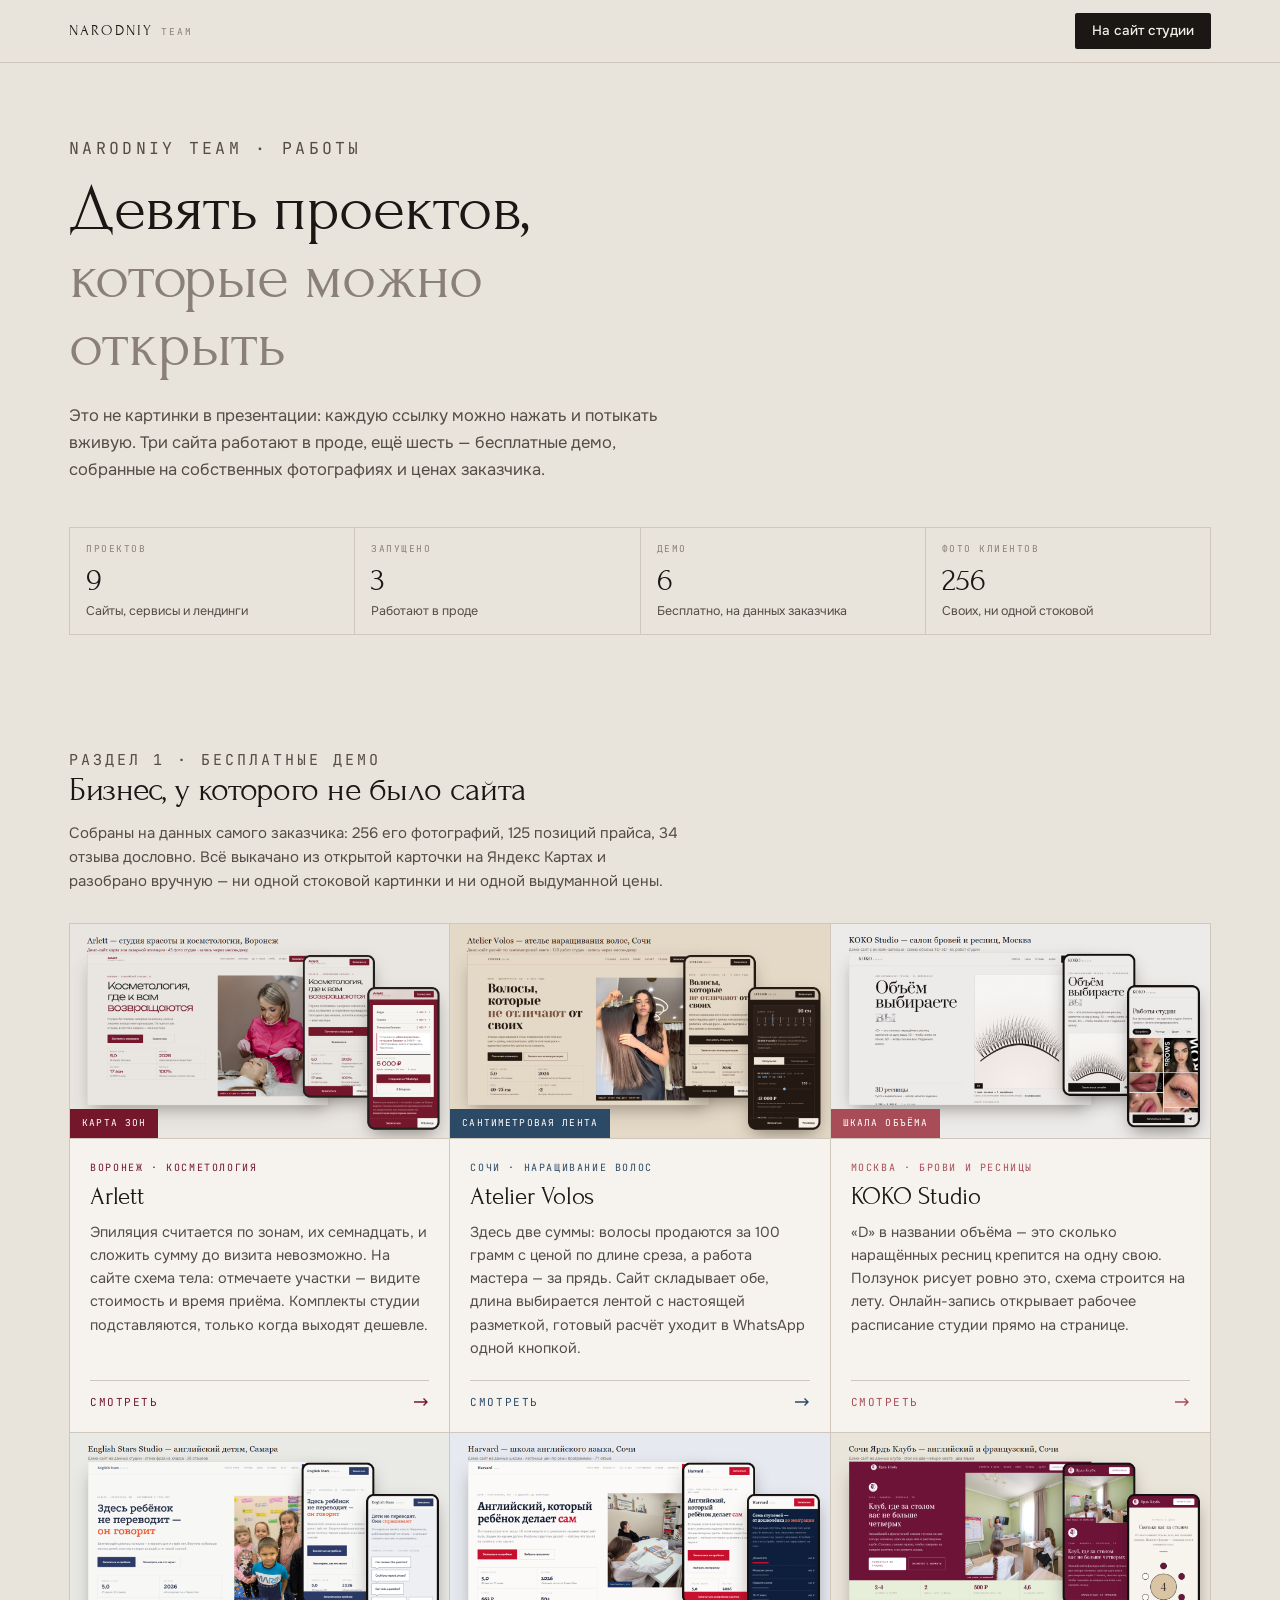
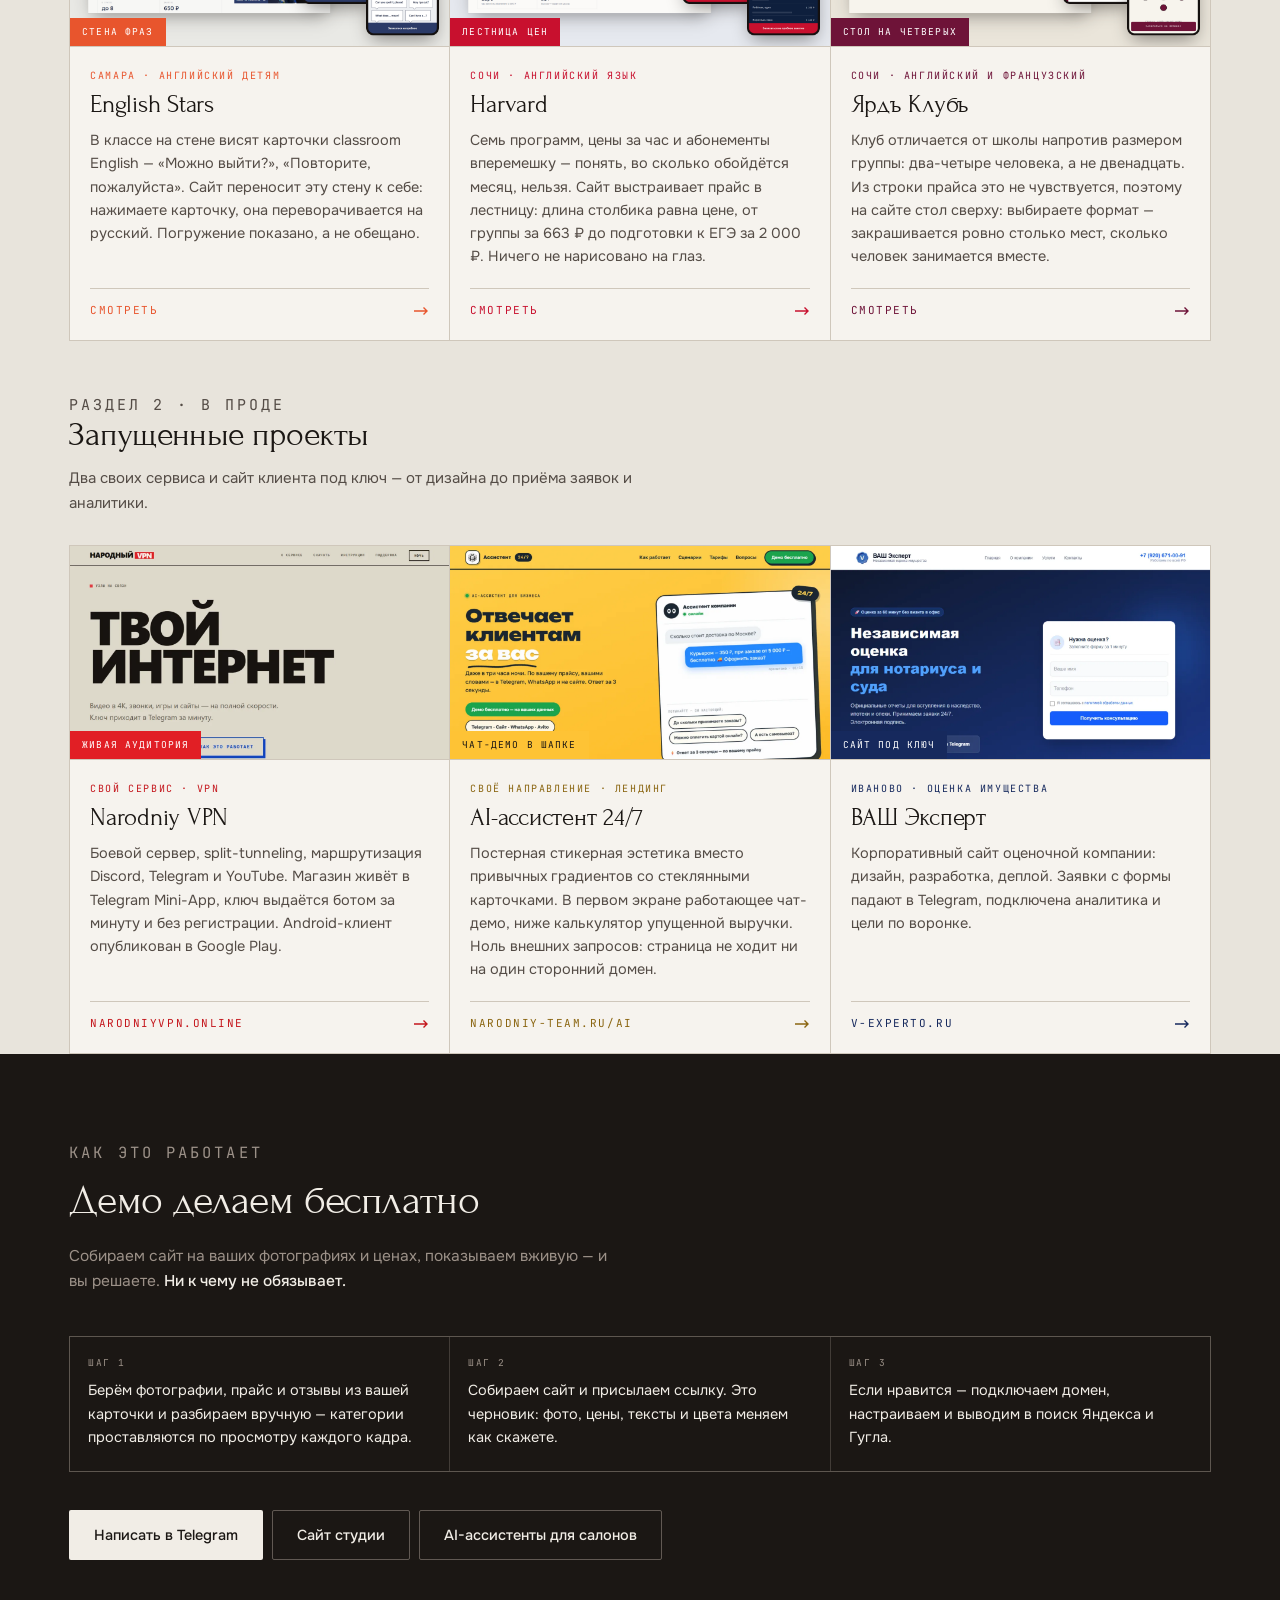
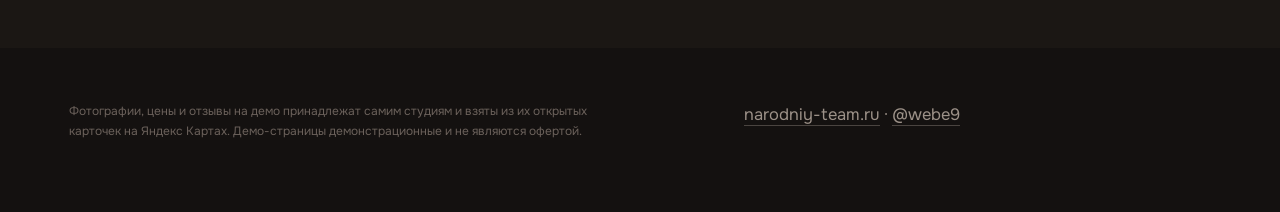
<file: index.html>
<!doctype html>
<html lang="ru">
<head>
<meta charset="utf-8">
<meta name="viewport" content="width=device-width, initial-scale=1">
<title>Работы студии — Narodniy Team</title>
<meta name="description" content="Работы студии Narodniy Team вживую: шесть бесплатных демо малому бизнесу на его собственных данных и три запущенных проекта — VPN-сервис, лендинг AI-ассистента и сайт оценочной компании.">
<meta name="robots" content="noindex">
<meta name="theme-color" content="#1B1714">
<meta property="og:title" content="Работы студии — Narodniy Team">
<meta property="og:description" content="Девять проектов, каждый можно открыть и потыкать. Шесть демо и три запущенных сайта.">
<meta property="og:type" content="website">
<link rel="icon" href="data:image/svg+xml,%3Csvg xmlns='http://www.w3.org/2000/svg' viewBox='0 0 32 32'%3E%3Crect width='32' height='32' fill='%231B1714'/%3E%3Cpath d='M10 23V9l12 14V9' stroke='%23F1EDE6' stroke-width='2.6' fill='none' stroke-linejoin='round'/%3E%3C/svg%3E">
<link rel="preconnect" href="https://fonts.googleapis.com">
<link rel="preconnect" href="https://fonts.gstatic.com" crossorigin>
<link href="https://fonts.googleapis.com/css2?family=Forum&family=Onest:wght@400;500;600&family=JetBrains+Mono:wght@400;500&display=swap" rel="stylesheet">
<style>
/* Витрина собрана в том же языке, что и сами демо: тёплая бумага,
   крупная антиква в заголовках, моноширинные метки капсом, волосяные
   линии вместо теней. Страница нейтральная — цвет приносят сами работы:
   у каждой карточки акцент её проекта, снятый с обложки. */
:root{
  --paper:#E8E4DC;
  --card:#F6F3EE;
  --line:#CFC7BB;
  --ink:#1B1714;
  --ink-65:#544C46;
  --ink-40:#8A8078;
  --light:#F1EDE6;
  --light-55:#9C9188;

  --disp:Forum,Georgia,serif;
  --body:Onest,-apple-system,"Segoe UI",sans-serif;
  --mono:"JetBrains Mono",ui-monospace,monospace;
  --pad:clamp(18px,5.4vw,84px);
  --gutter:max(var(--pad),calc((100% - 1200px) / 2));
}
*{box-sizing:border-box}
html{scroll-behavior:smooth}
body{margin:0;background:var(--paper);color:var(--ink);
     font:400 16.5px/1.62 var(--body);-webkit-font-smoothing:antialiased;overflow-x:hidden}
a{color:inherit;text-decoration:none}
img{display:block;max-width:100%}
h1,h2,h3{margin:0;font-weight:400}
p{margin:0 0 1em}
:focus-visible{outline:2px solid var(--ink);outline-offset:3px;border-radius:1px}
.band :focus-visible{outline-color:var(--light)}

.eyebrow{margin:0 0 15px;font:400 10.5px/1.4 var(--mono);
         letter-spacing:.2em;text-transform:uppercase;color:var(--ink-40)}

/* ─── шапка ───────────────────────────────────────────────── */
.top{position:sticky;top:0;z-index:30;display:flex;align-items:center;gap:16px;
     padding:13px var(--gutter);border-bottom:1px solid var(--line);
     background:color-mix(in srgb,var(--paper) 90%,transparent);backdrop-filter:blur(9px)}
.mark{display:flex;align-items:baseline;gap:8px;margin-right:auto}
.mark b{font:400 15px/1 var(--disp);letter-spacing:.14em;text-transform:uppercase}
.mark span{font:400 9.5px/1 var(--mono);letter-spacing:.2em;text-transform:uppercase;color:var(--ink-40)}
.top a.btn{padding:11px 17px;background:var(--ink);color:var(--light);
           font:500 13.5px/1 var(--body);border-radius:2px;transition:background .18s}
.top a.btn:hover{background:var(--ink-65)}

/* ─── первый экран ────────────────────────────────────────── */
.hero{padding:clamp(36px,7vw,74px) var(--gutter) clamp(28px,4vw,44px)}
.hero h1{font:400 clamp(2.2rem,8.4vw,4.1rem)/1.04 var(--disp);letter-spacing:-.015em;
         max-width:16ch;margin-bottom:24px}
.hero h1 em{font-style:normal;color:var(--ink-40)}
.hero p{color:var(--ink-65);max-width:54ch;font-size:16.5px}

.stats{display:grid;grid-template-columns:repeat(2,1fr);gap:1px;margin-top:clamp(28px,4vw,44px);
       background:var(--line);border:1px solid var(--line)}
.stats div{background:var(--paper);padding:15px 16px 14px}
.stats dt{font:400 9.5px/1.3 var(--mono);letter-spacing:.16em;text-transform:uppercase;
          color:var(--ink-40);margin-bottom:8px}
.stats dd{margin:0;font:400 clamp(1.5rem,5.6vw,2rem)/1 var(--disp)}
.stats dd small{display:block;margin-top:7px;font:400 12.5px/1.4 var(--body);color:var(--ink-65)}

/* ─── разделы с работами ──────────────────────────────────── */
.works{padding:clamp(30px,5vw,54px) var(--gutter) 0}
.works:last-of-type{padding-bottom:clamp(44px,7vw,80px)}
.works__h{max-width:56ch;margin-bottom:clamp(20px,3vw,30px)}
.works__h h2{font:400 clamp(1.5rem,5.4vw,2.15rem)/1.1 var(--disp);letter-spacing:-.015em;margin-bottom:12px}
.works__h p{margin:0;color:var(--ink-65);font-size:15px}

.grid{display:grid;gap:1px;background:var(--line);border:1px solid var(--line)}
.card{background:var(--card);display:flex;flex-direction:column;transition:background .2s}
.card:hover{background:#FBF9F5}
.card__i{position:relative;overflow:hidden;border-bottom:1px solid var(--line)}
.card__i img{width:100%;aspect-ratio:16/9;object-fit:cover;object-position:top center;
             transition:transform .6s cubic-bezier(.22,.61,.36,1)}
.card:hover .card__i img{transform:scale(1.03)}
.card__tag{position:absolute;left:0;bottom:0;padding:8px 12px;
           background:var(--acc);color:var(--acc-fg,#fff);
           font:400 9.5px/1.3 var(--mono);letter-spacing:.12em;text-transform:uppercase}
.card__b{padding:22px 20px 24px;display:flex;flex-direction:column;flex:1}
.card__c{margin:0 0 10px;font:400 10px/1.3 var(--mono);letter-spacing:.16em;
         text-transform:uppercase;color:var(--acc-t,var(--acc))}
.card__t{font:400 1.55rem/1.05 var(--disp);letter-spacing:-.01em;margin-bottom:11px}
.card__d{margin:0 0 20px;color:var(--ink-65);font-size:14.5px;line-height:1.6}
.card__go{margin-top:auto;padding-top:16px;border-top:1px solid var(--line);
          display:flex;align-items:center;justify-content:space-between;gap:10px;
          font:400 11px/1 var(--mono);letter-spacing:.14em;text-transform:uppercase;
          color:var(--acc-t,var(--acc))}
.card__go svg{transition:transform .3s cubic-bezier(.22,.61,.36,1)}
.card:hover .card__go svg{transform:translateX(4px)}

/* акценты сняты с обложек самих проектов */
.c-arlett {--acc:#75172A}
.c-atelier{--acc:#2C4A66}
.c-koko   {--acc:#A84C57}
.c-lingo  {--acc:#E8552D}
.c-harvard{--acc:#C8102E}
.c-yard   {--acc:#6E1338}
.c-vpn    {--acc:#E11F25;--acc-t:#C4161C}
.c-ai     {--acc:#FEC335;--acc-fg:#1B1714;--acc-t:#8A6510}
.c-vex    {--acc:#16295D}

/* ─── тёмная полоса ───────────────────────────────────────── */
.band{background:var(--ink);color:var(--light);padding:clamp(44px,8vw,88px) var(--gutter)}
.band .eyebrow{color:var(--light-55)}
.band h2{font:400 clamp(1.7rem,6.4vw,2.6rem)/1.08 var(--disp);letter-spacing:-.015em;
         max-width:20ch;margin-bottom:20px}
.band p{color:var(--light-55);max-width:54ch;font-size:15.5px}
.band b{color:var(--light);font-weight:500}
.steps{display:grid;gap:1px;margin:clamp(28px,4vw,42px) 0 0;
       background:rgba(156,145,136,.3);border:1px solid rgba(156,145,136,.3)}
.steps div{background:var(--ink);padding:20px 18px 22px}
.steps dt{font:400 9.5px/1.3 var(--mono);letter-spacing:.16em;text-transform:uppercase;
          color:var(--light-55);margin-bottom:10px}
.steps dd{margin:0;font-size:14.5px;line-height:1.6;color:var(--light)}
.acts{display:flex;flex-wrap:wrap;gap:9px;margin-top:clamp(26px,4vw,38px)}
.acts a{display:inline-flex;align-items:center;justify-content:center;min-height:50px;padding:0 24px;
        font:500 14.5px/1 var(--body);border-radius:2px;border:1px solid transparent;transition:.18s}
.acts .solid{background:var(--light);color:var(--ink)}
.acts .solid:hover{background:#fff}
.acts .ghost{border-color:rgba(156,145,136,.55);color:var(--light)}
.acts .ghost:hover{border-color:var(--light);background:rgba(241,237,230,.08)}

/* ─── подвал ──────────────────────────────────────────────── */
.foot{background:#141110;color:var(--light-55);padding:clamp(32px,5vw,54px) var(--gutter) clamp(36px,5vw,58px)}
.foot__in{display:grid;gap:22px}
.foot a{border-bottom:1px solid rgba(156,145,136,.4)}
.foot a:hover{color:var(--light)}
.foot__n{font:400 12px/1.65 var(--body);color:#6B615B;max-width:66ch}

@media(min-width:660px){
  .stats{grid-template-columns:repeat(4,1fr)}
  .steps{grid-template-columns:repeat(3,1fr)}
  .grid{grid-template-columns:repeat(3,1fr)}
  .foot__in{grid-template-columns:1.4fr 1fr;align-items:start}
}
@media(prefers-reduced-motion:reduce){*{transition-duration:.01ms!important}}
</style>
</head>
<body>

<header class="top">
  <a class="mark" href="https://narodniy-team.ru"><b>Narodniy</b><span>Team</span></a>
  <a class="btn" href="https://narodniy-team.ru">На сайт студии</a>
</header>

<main>
  <section class="hero">
    <p class="eyebrow">Narodniy Team · работы</p>
    <h1>Девять проектов, <em>которые можно открыть</em></h1>
    <p>
      Это не картинки в презентации: каждую ссылку можно нажать и потыкать вживую.
      Три сайта работают в проде, ещё шесть — бесплатные демо, собранные
      на собственных фотографиях и ценах заказчика.
    </p>
    <dl class="stats">
      <div><dt>Проектов</dt><dd>9<small>Сайты, сервисы и лендинги</small></dd></div>
      <div><dt>Запущено</dt><dd>3<small>Работают в проде</small></dd></div>
      <div><dt>Демо</dt><dd>6<small>Бесплатно, на данных заказчика</small></dd></div>
      <div><dt>Фото клиентов</dt><dd>256<small>Своих, ни одной стоковой</small></dd></div>
    </dl>
  </section>

  <!-- ─── демо для салонов ─────────────────────────────────── -->
  <section class="works">
    <div class="works__h">
      <p class="eyebrow">Раздел 1 · бесплатные демо</p>
      <h2>Бизнес, у которого не было сайта</h2>
      <p>
        Собраны на данных самого заказчика: 256 его фотографий, 125 позиций прайса,
        34 отзыва дословно. Всё выкачано из открытой карточки на Яндекс Картах
        и разобрано вручную — ни одной стоковой картинки и ни одной выдуманной цены.
      </p>
    </div>
    <div class="grid">

      <a class="card c-arlett" href="arlett/">
        <span class="card__i">
          <img src="arlett/docs/preview.png" alt="Первый экран сайта Arlett" loading="lazy">
          <span class="card__tag">Карта зон</span>
        </span>
        <span class="card__b">
          <span class="card__c">Воронеж · косметология</span>
          <h3 class="card__t">Arlett</h3>
          <span class="card__d">Эпиляция считается по зонам, их семнадцать, и сложить сумму до визита невозможно. На сайте схема тела: отмечаете участки — видите стоимость и время приёма. Комплекты студии подставляются, только когда выходят дешевле.</span>
          <span class="card__go">Смотреть
            <svg width="15" height="10" viewBox="0 0 15 10" fill="none" aria-hidden="true"><path d="M0 5h13M9.5 1.5 13 5l-3.5 3.5" stroke="currentColor" stroke-width="1.4"/></svg>
          </span>
        </span>
      </a>

      <a class="card c-atelier" href="atelier/">
        <span class="card__i">
          <img src="atelier/docs/preview.png" alt="Первый экран сайта Atelier Volos" loading="lazy">
          <span class="card__tag">Сантиметровая лента</span>
        </span>
        <span class="card__b">
          <span class="card__c">Сочи · наращивание волос</span>
          <h3 class="card__t">Atelier Volos</h3>
          <span class="card__d">Здесь две суммы: волосы продаются за 100 грамм с ценой по длине среза, а работа мастера — за прядь. Сайт складывает обе, длина выбирается лентой с настоящей разметкой, готовый расчёт уходит в WhatsApp одной кнопкой.</span>
          <span class="card__go">Смотреть
            <svg width="15" height="10" viewBox="0 0 15 10" fill="none" aria-hidden="true"><path d="M0 5h13M9.5 1.5 13 5l-3.5 3.5" stroke="currentColor" stroke-width="1.4"/></svg>
          </span>
        </span>
      </a>

      <a class="card c-koko" href="koko/">
        <span class="card__i">
          <img src="koko/docs/preview.png" alt="Первый экран сайта KOKO Studio" loading="lazy">
          <span class="card__tag">Шкала объёма</span>
        </span>
        <span class="card__b">
          <span class="card__c">Москва · брови и ресницы</span>
          <h3 class="card__t">KOKO Studio</h3>
          <span class="card__d">«D» в названии объёма — это сколько наращённых ресниц крепится на одну свою. Ползунок рисует ровно это, схема строится на лету. Онлайн-запись открывает рабочее расписание студии прямо на странице.</span>
          <span class="card__go">Смотреть
            <svg width="15" height="10" viewBox="0 0 15 10" fill="none" aria-hidden="true"><path d="M0 5h13M9.5 1.5 13 5l-3.5 3.5" stroke="currentColor" stroke-width="1.4"/></svg>
          </span>
        </span>
      </a>

      <a class="card c-lingo" href="lingostars/">
        <span class="card__i">
          <img src="lingostars/docs/preview.png" alt="Первый экран сайта English Stars Studio" loading="lazy">
          <span class="card__tag">Стена фраз</span>
        </span>
        <span class="card__b">
          <span class="card__c">Самара · английский детям</span>
          <h3 class="card__t">English Stars</h3>
          <span class="card__d">В классе на стене висят карточки classroom English — «Можно выйти?», «Повторите, пожалуйста». Сайт переносит эту стену к себе: нажимаете карточку, она переворачивается на русский. Погружение показано, а не обещано.</span>
          <span class="card__go">Смотреть
            <svg width="15" height="10" viewBox="0 0 15 10" fill="none" aria-hidden="true"><path d="M0 5h13M9.5 1.5 13 5l-3.5 3.5" stroke="currentColor" stroke-width="1.4"/></svg>
          </span>
        </span>
      </a>

      <a class="card c-harvard" href="harvard/">
        <span class="card__i">
          <img src="harvard/docs/preview.png" alt="Первый экран сайта школы Harvard" loading="lazy">
          <span class="card__tag">Лестница цен</span>
        </span>
        <span class="card__b">
          <span class="card__c">Сочи · английский язык</span>
          <h3 class="card__t">Harvard</h3>
          <span class="card__d">Семь программ, цены за час и абонементы вперемешку — понять, во сколько обойдётся месяц, нельзя. Сайт выстраивает прайс в лестницу: длина столбика равна цене, от группы за 663 ₽ до подготовки к ЕГЭ за 2 000 ₽. Ничего не нарисовано на глаз.</span>
          <span class="card__go">Смотреть
            <svg width="15" height="10" viewBox="0 0 15 10" fill="none" aria-hidden="true"><path d="M0 5h13M9.5 1.5 13 5l-3.5 3.5" stroke="currentColor" stroke-width="1.4"/></svg>
          </span>
        </span>
      </a>

      <a class="card c-yard" href="yardclub/">
        <span class="card__i">
          <img src="yardclub/docs/preview.png" alt="Первый экран сайта Сочи Ярдъ Клубъ" loading="lazy">
          <span class="card__tag">Стол на четверых</span>
        </span>
        <span class="card__b">
          <span class="card__c">Сочи · английский и французский</span>
          <h3 class="card__t">Ярдъ Клубъ</h3>
          <span class="card__d">Клуб отличается от школы напротив размером группы: два-четыре человека, а не двенадцать. Из строки прайса это не чувствуется, поэтому на сайте стол сверху: выбираете формат — закрашивается ровно столько мест, сколько человек занимается вместе.</span>
          <span class="card__go">Смотреть
            <svg width="15" height="10" viewBox="0 0 15 10" fill="none" aria-hidden="true"><path d="M0 5h13M9.5 1.5 13 5l-3.5 3.5" stroke="currentColor" stroke-width="1.4"/></svg>
          </span>
        </span>
      </a>

    </div>
  </section>

  <!-- ─── запущенные проекты ───────────────────────────────── -->
  <section class="works">
    <div class="works__h">
      <p class="eyebrow">Раздел 2 · в проде</p>
      <h2>Запущенные проекты</h2>
      <p>
        Два своих сервиса и сайт клиента под ключ — от дизайна до приёма заявок и аналитики.
      </p>
    </div>
    <div class="grid">

      <a class="card c-vpn" href="https://narodniyvpn.online/" target="_blank" rel="noopener">
        <span class="card__i">
          <img src="docs/narodniy-vpn.webp" alt="Первый экран сайта Narodniy VPN" loading="lazy">
          <span class="card__tag">Живая аудитория</span>
        </span>
        <span class="card__b">
          <span class="card__c">Свой сервис · VPN</span>
          <h3 class="card__t">Narodniy VPN</h3>
          <span class="card__d">Боевой сервер, split-tunneling, маршрутизация Discord, Telegram и YouTube. Магазин живёт в Telegram Mini-App, ключ выдаётся ботом за минуту и без регистрации. Android-клиент опубликован в Google Play.</span>
          <span class="card__go">narodniyvpn.online
            <svg width="15" height="10" viewBox="0 0 15 10" fill="none" aria-hidden="true"><path d="M0 5h13M9.5 1.5 13 5l-3.5 3.5" stroke="currentColor" stroke-width="1.4"/></svg>
          </span>
        </span>
      </a>

      <a class="card c-ai" href="https://narodniy-team.ru/ai/" target="_blank" rel="noopener">
        <span class="card__i">
          <img src="docs/ai-assistant.webp" alt="Первый экран лендинга AI-ассистента" loading="lazy">
          <span class="card__tag">Чат-демо в шапке</span>
        </span>
        <span class="card__b">
          <span class="card__c">Своё направление · лендинг</span>
          <h3 class="card__t">AI-ассистент 24/7</h3>
          <span class="card__d">Постерная стикерная эстетика вместо привычных градиентов со стеклянными карточками. В первом экране работающее чат-демо, ниже калькулятор упущенной выручки. Ноль внешних запросов: страница не ходит ни на один сторонний домен.</span>
          <span class="card__go">narodniy-team.ru/ai
            <svg width="15" height="10" viewBox="0 0 15 10" fill="none" aria-hidden="true"><path d="M0 5h13M9.5 1.5 13 5l-3.5 3.5" stroke="currentColor" stroke-width="1.4"/></svg>
          </span>
        </span>
      </a>

      <a class="card c-vex" href="https://v-experto.ru" target="_blank" rel="noopener">
        <span class="card__i">
          <img src="docs/v-experto.webp" alt="Первый экран сайта ВАШ Эксперт" loading="lazy">
          <span class="card__tag">Сайт под ключ</span>
        </span>
        <span class="card__b">
          <span class="card__c">Иваново · оценка имущества</span>
          <h3 class="card__t">ВАШ Эксперт</h3>
          <span class="card__d">Корпоративный сайт оценочной компании: дизайн, разработка, деплой. Заявки с формы падают в Telegram, подключена аналитика и цели по воронке.</span>
          <span class="card__go">v-experto.ru
            <svg width="15" height="10" viewBox="0 0 15 10" fill="none" aria-hidden="true"><path d="M0 5h13M9.5 1.5 13 5l-3.5 3.5" stroke="currentColor" stroke-width="1.4"/></svg>
          </span>
        </span>
      </a>

    </div>
  </section>

  <section class="band">
    <p class="eyebrow">Как это работает</p>
    <h2>Демо делаем бесплатно</h2>
    <p>
      Собираем сайт на ваших фотографиях и ценах, показываем вживую — и вы решаете.
      <b>Ни к чему не обязывает.</b>
    </p>
    <dl class="steps">
      <div><dt>Шаг 1</dt><dd>Берём фотографии, прайс и отзывы из вашей карточки и разбираем вручную — категории проставляются по просмотру каждого кадра.</dd></div>
      <div><dt>Шаг 2</dt><dd>Собираем сайт и присылаем ссылку. Это черновик: фото, цены, тексты и цвета меняем как скажете.</dd></div>
      <div><dt>Шаг 3</dt><dd>Если нравится — подключаем домен, настраиваем и выводим в поиск Яндекса и Гугла.</dd></div>
    </dl>
    <div class="acts">
      <a class="solid" href="https://t.me/webe9">Написать в Telegram</a>
      <a class="ghost" href="https://narodniy-team.ru">Сайт студии</a>
      <a class="ghost" href="https://narodniy-team.ru/ai/">AI-ассистенты для салонов</a>
    </div>
  </section>
</main>

<footer class="foot">
  <div class="foot__in">
    <p class="foot__n">
      Фотографии, цены и отзывы на демо принадлежат самим студиям и взяты из их открытых
      карточек на Яндекс Картах. Демо-страницы демонстрационные и не являются офертой.
    </p>
    <p>
      <a href="https://narodniy-team.ru">narodniy-team.ru</a> · <a href="https://t.me/webe9">@webe9</a>
    </p>
  </div>
</footer>

</body>
</html>
</file>
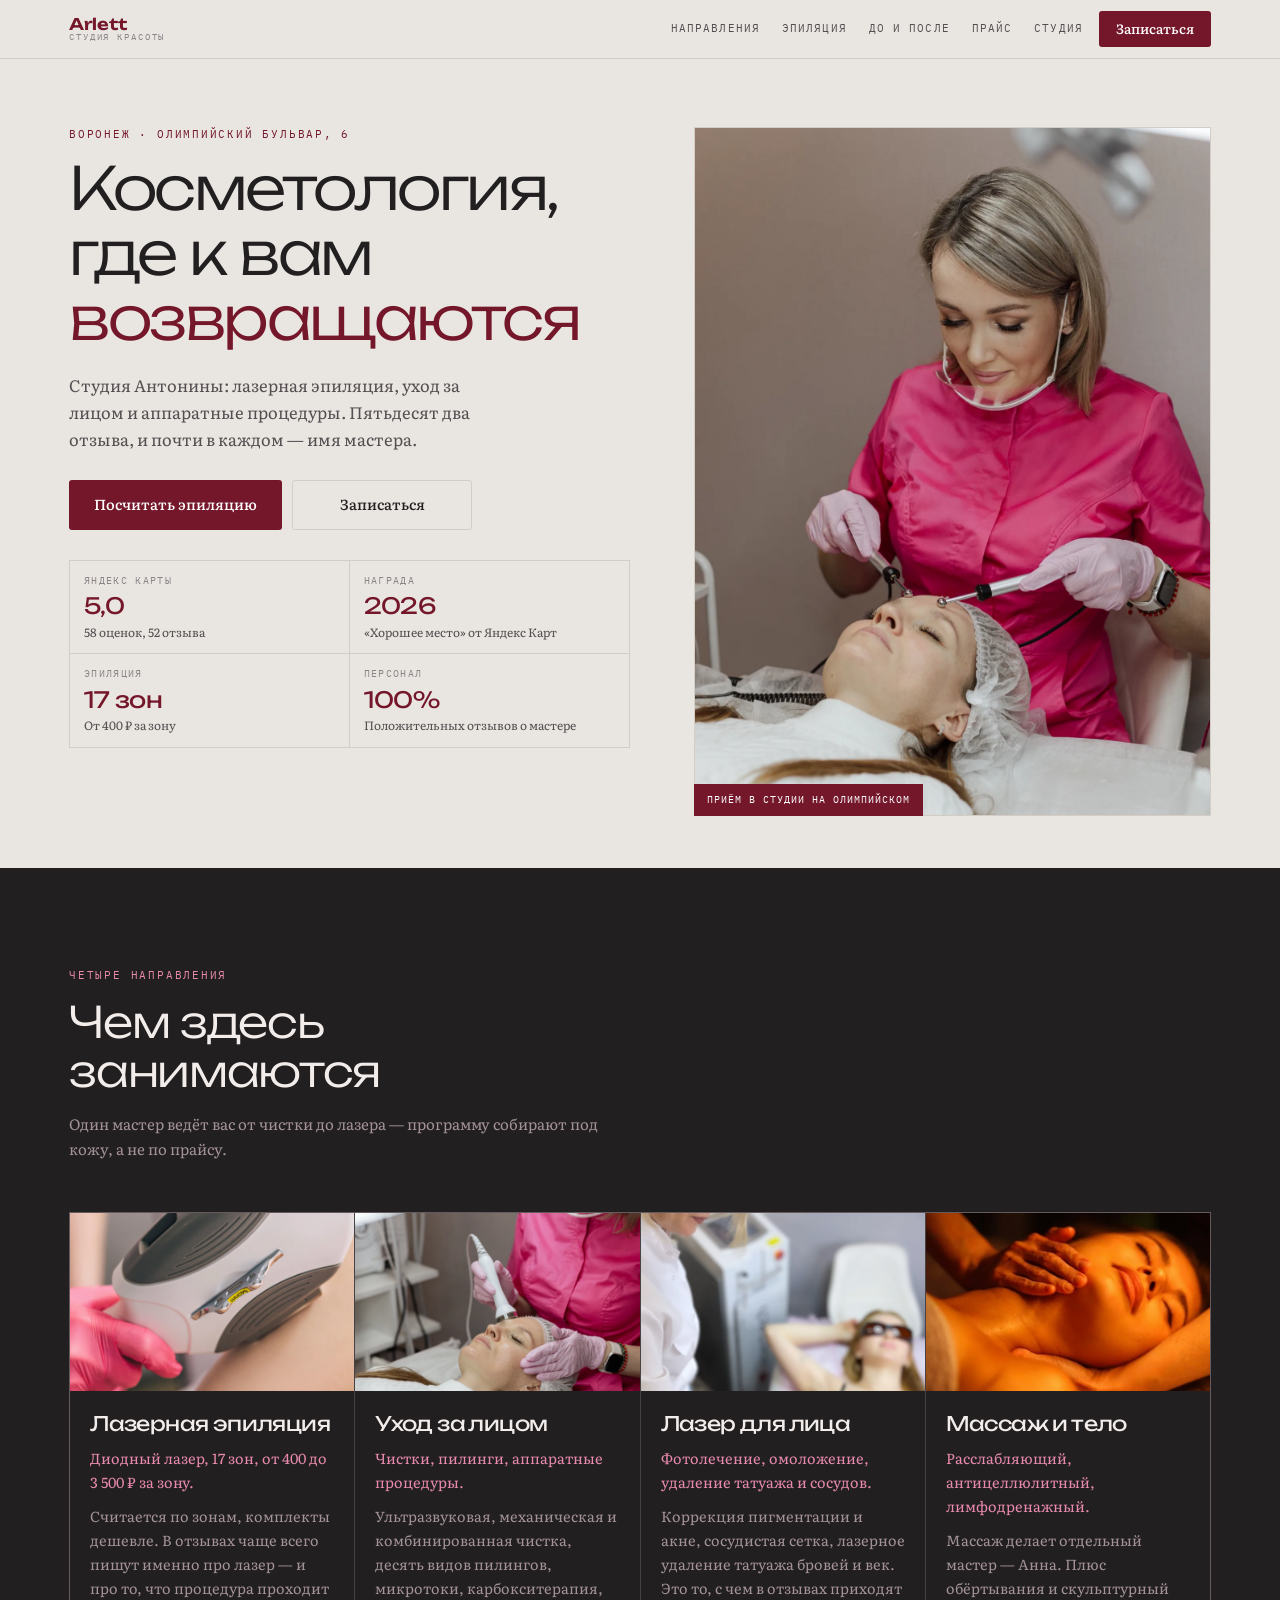
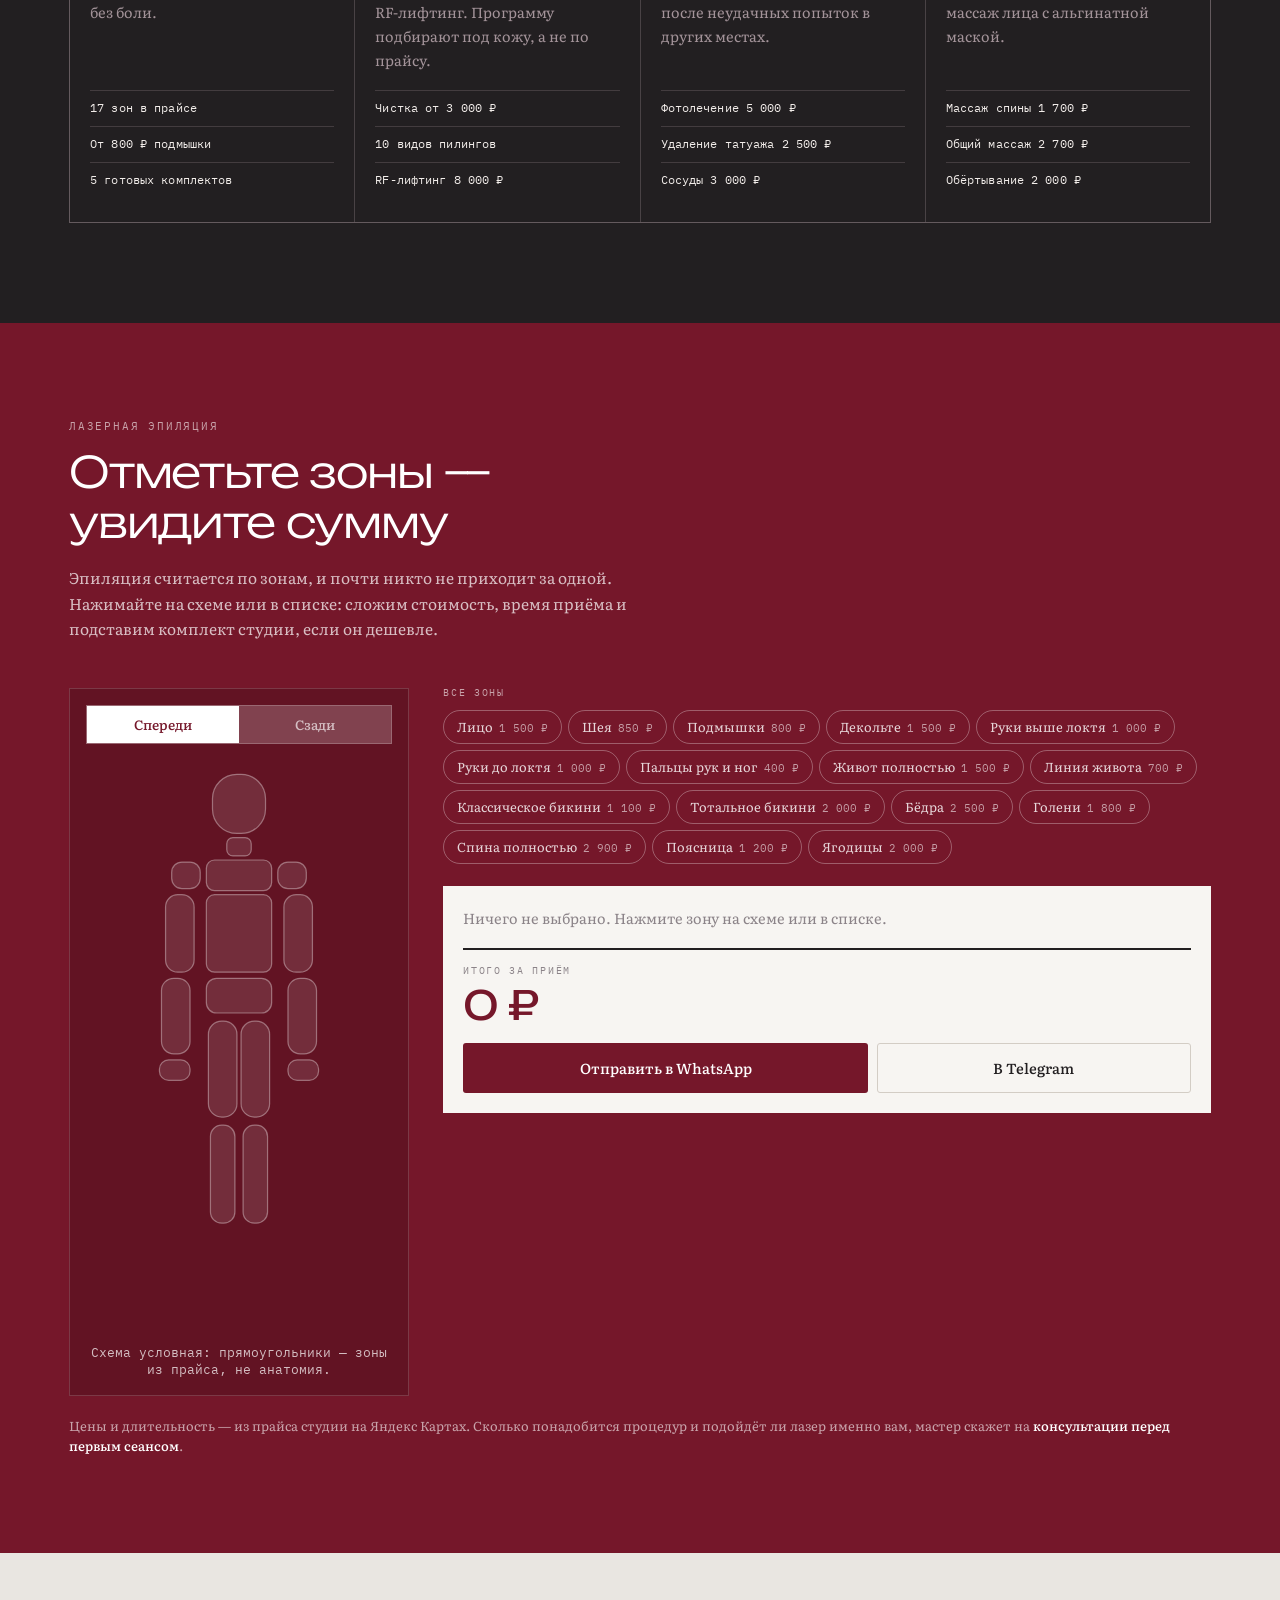
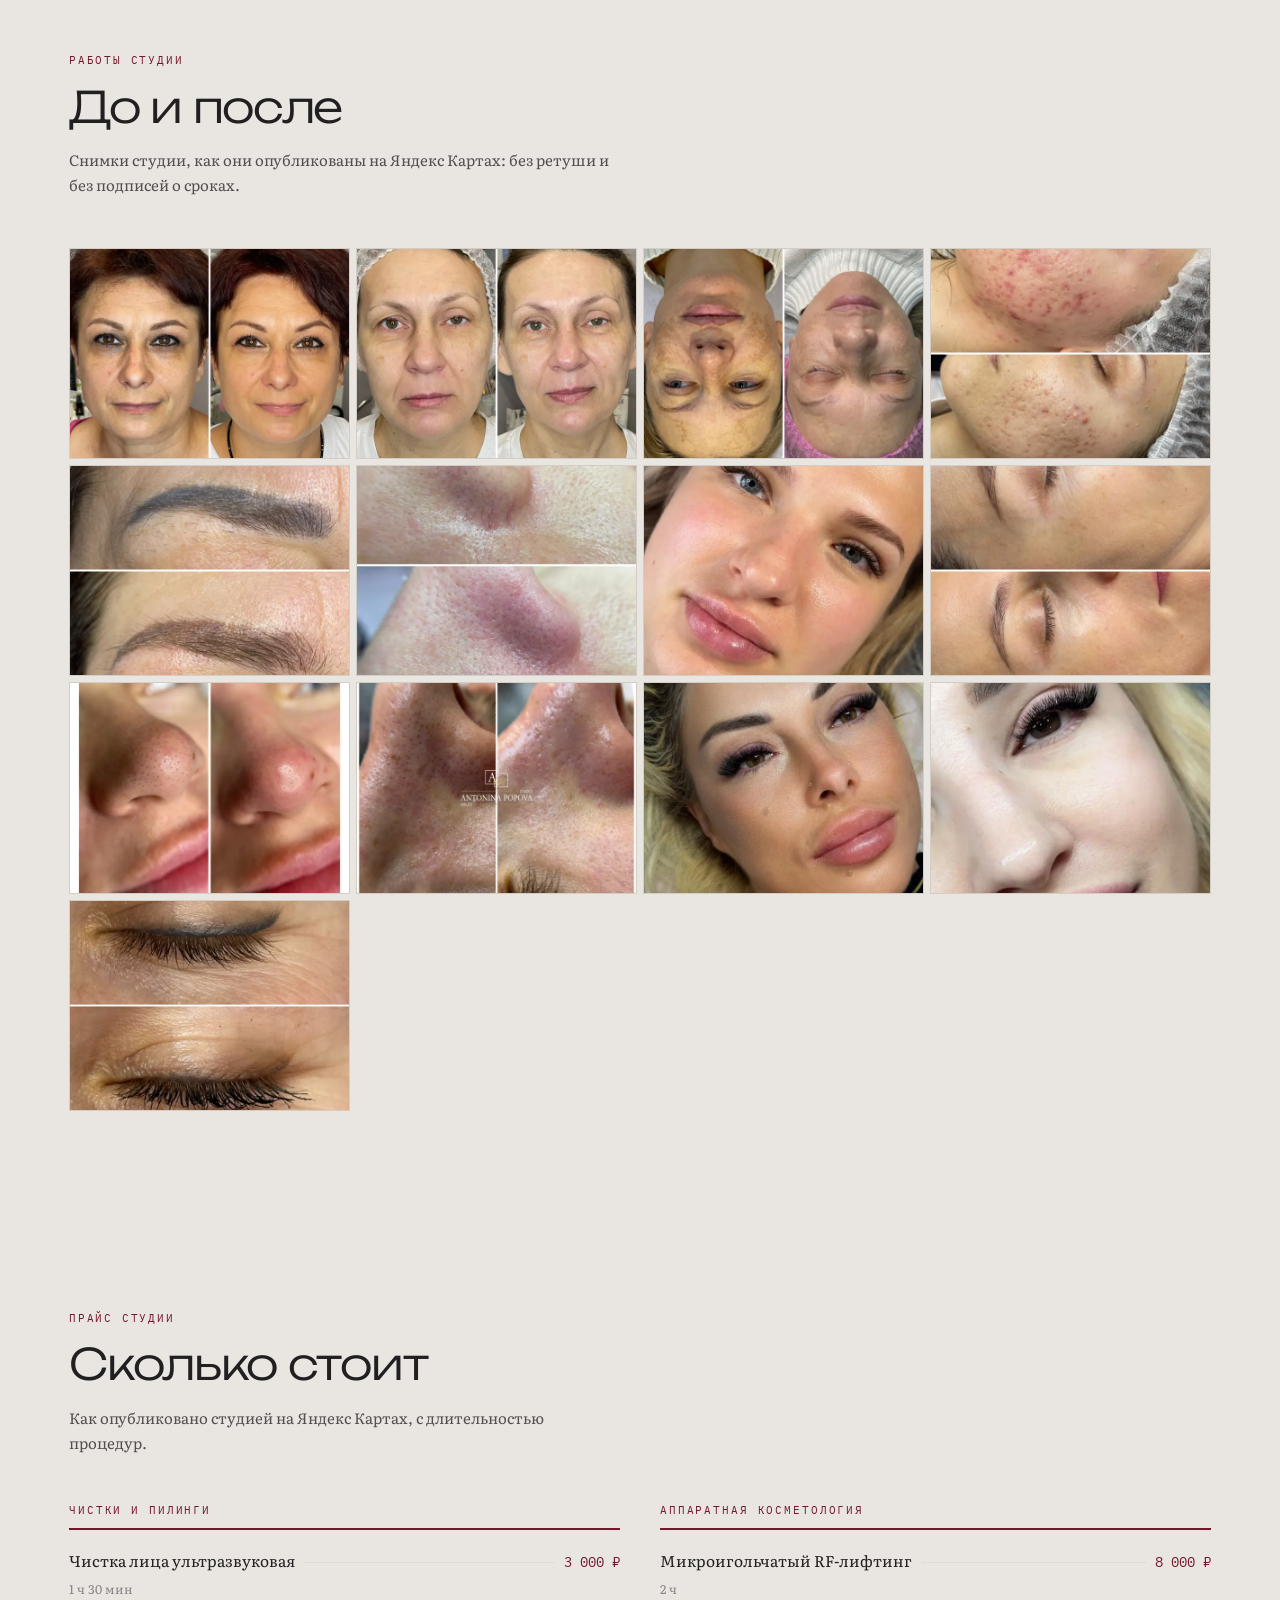
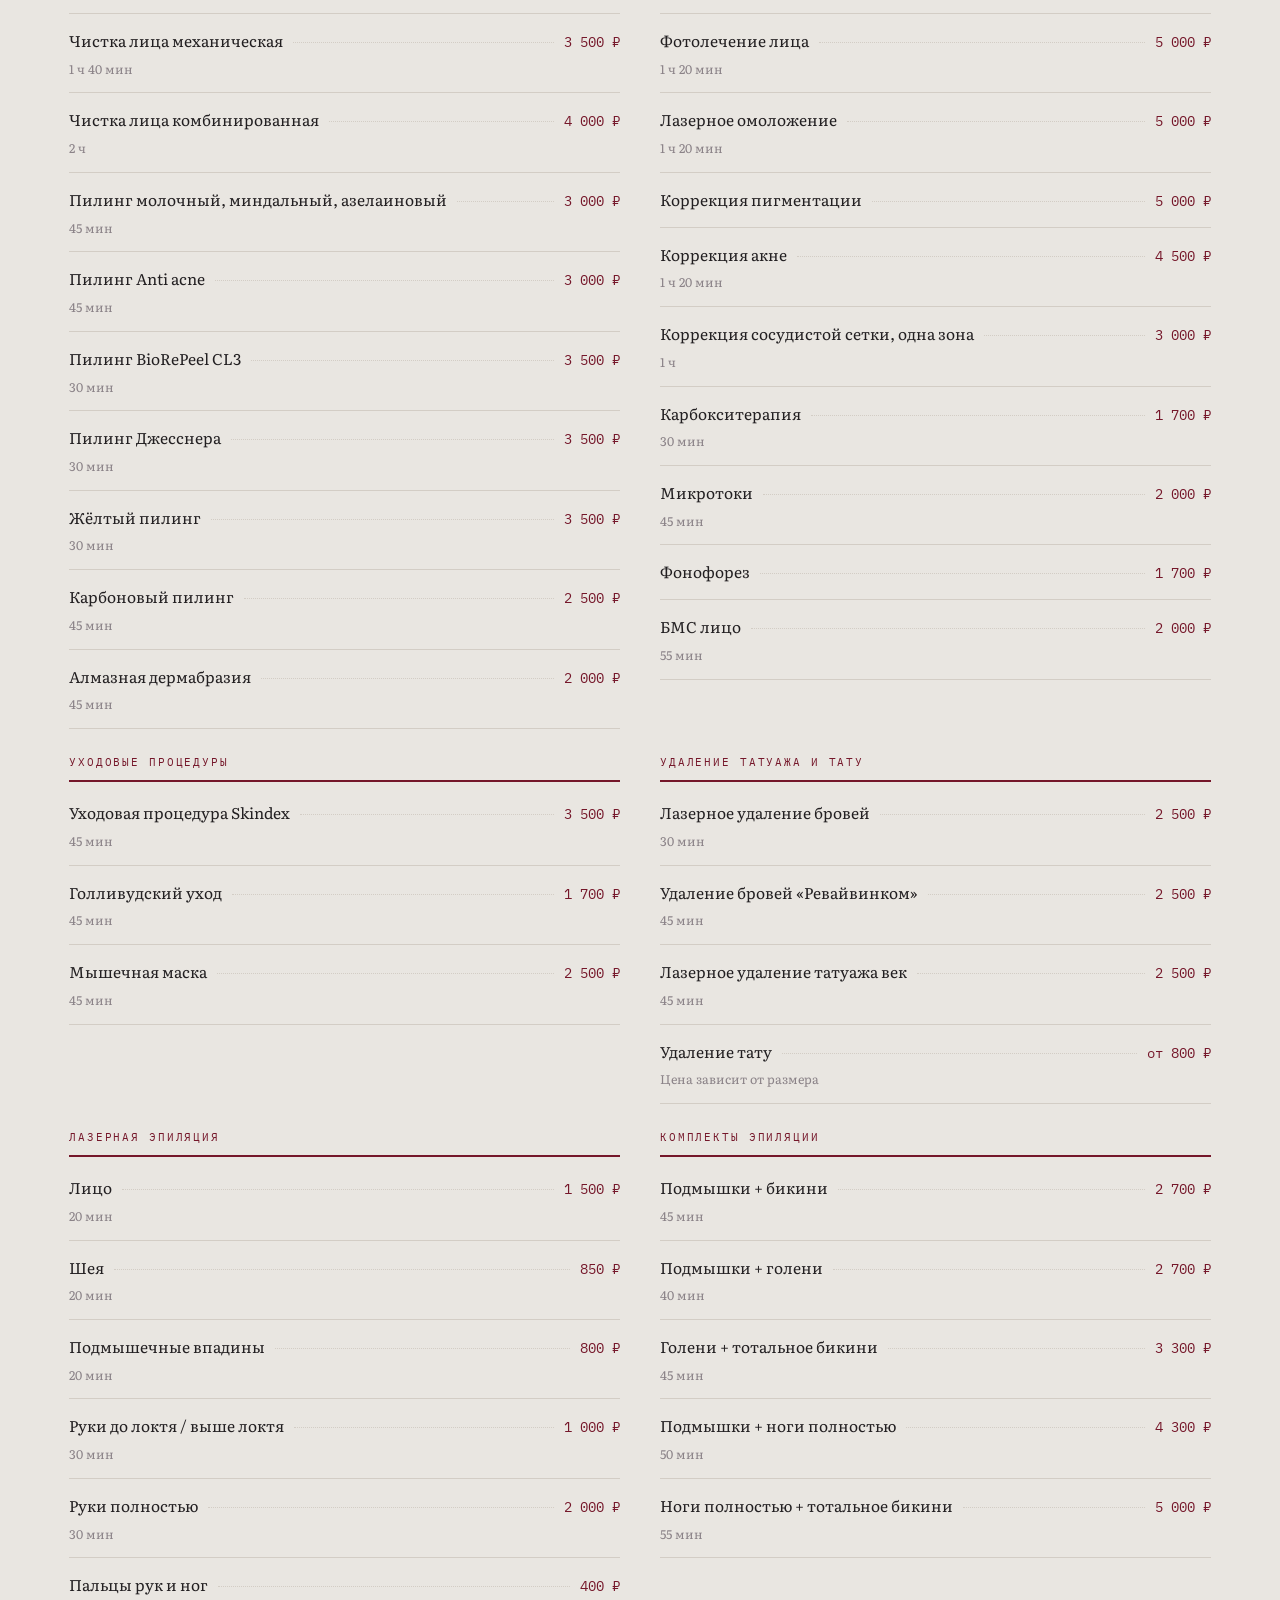
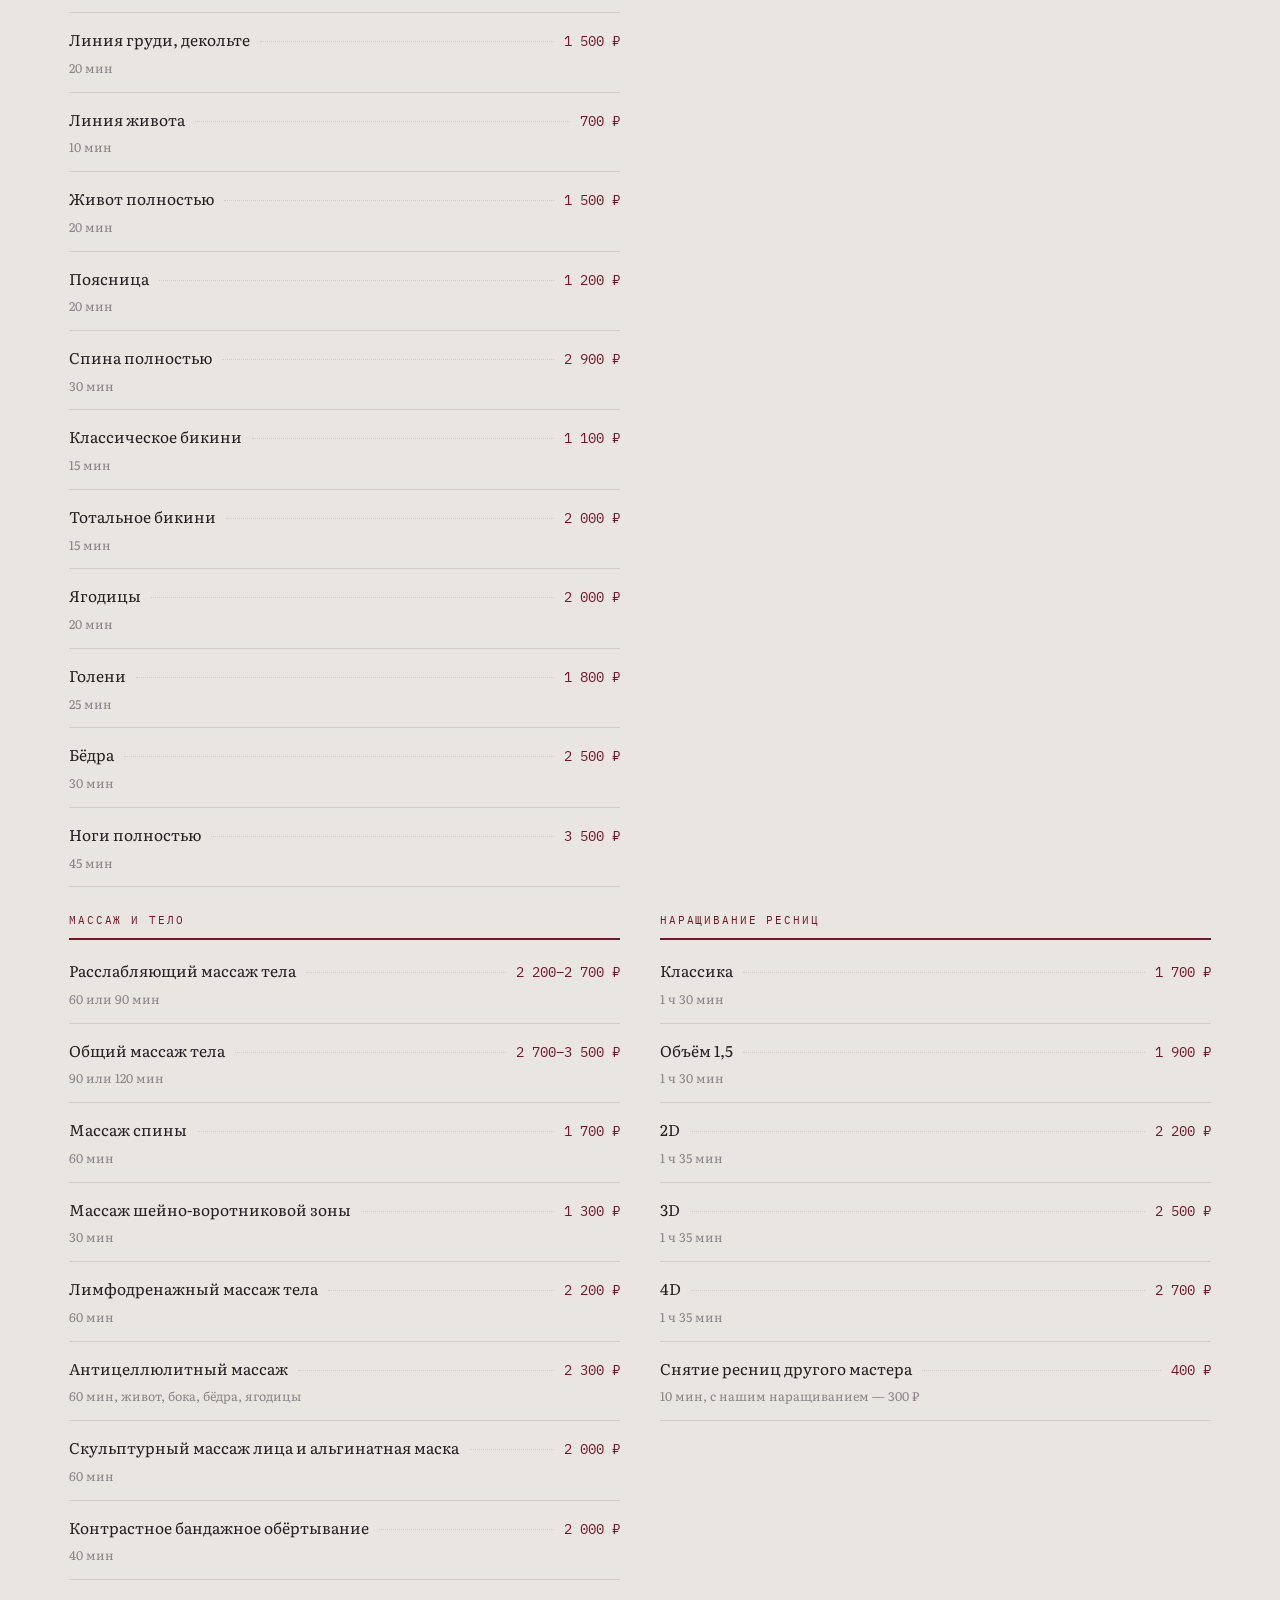
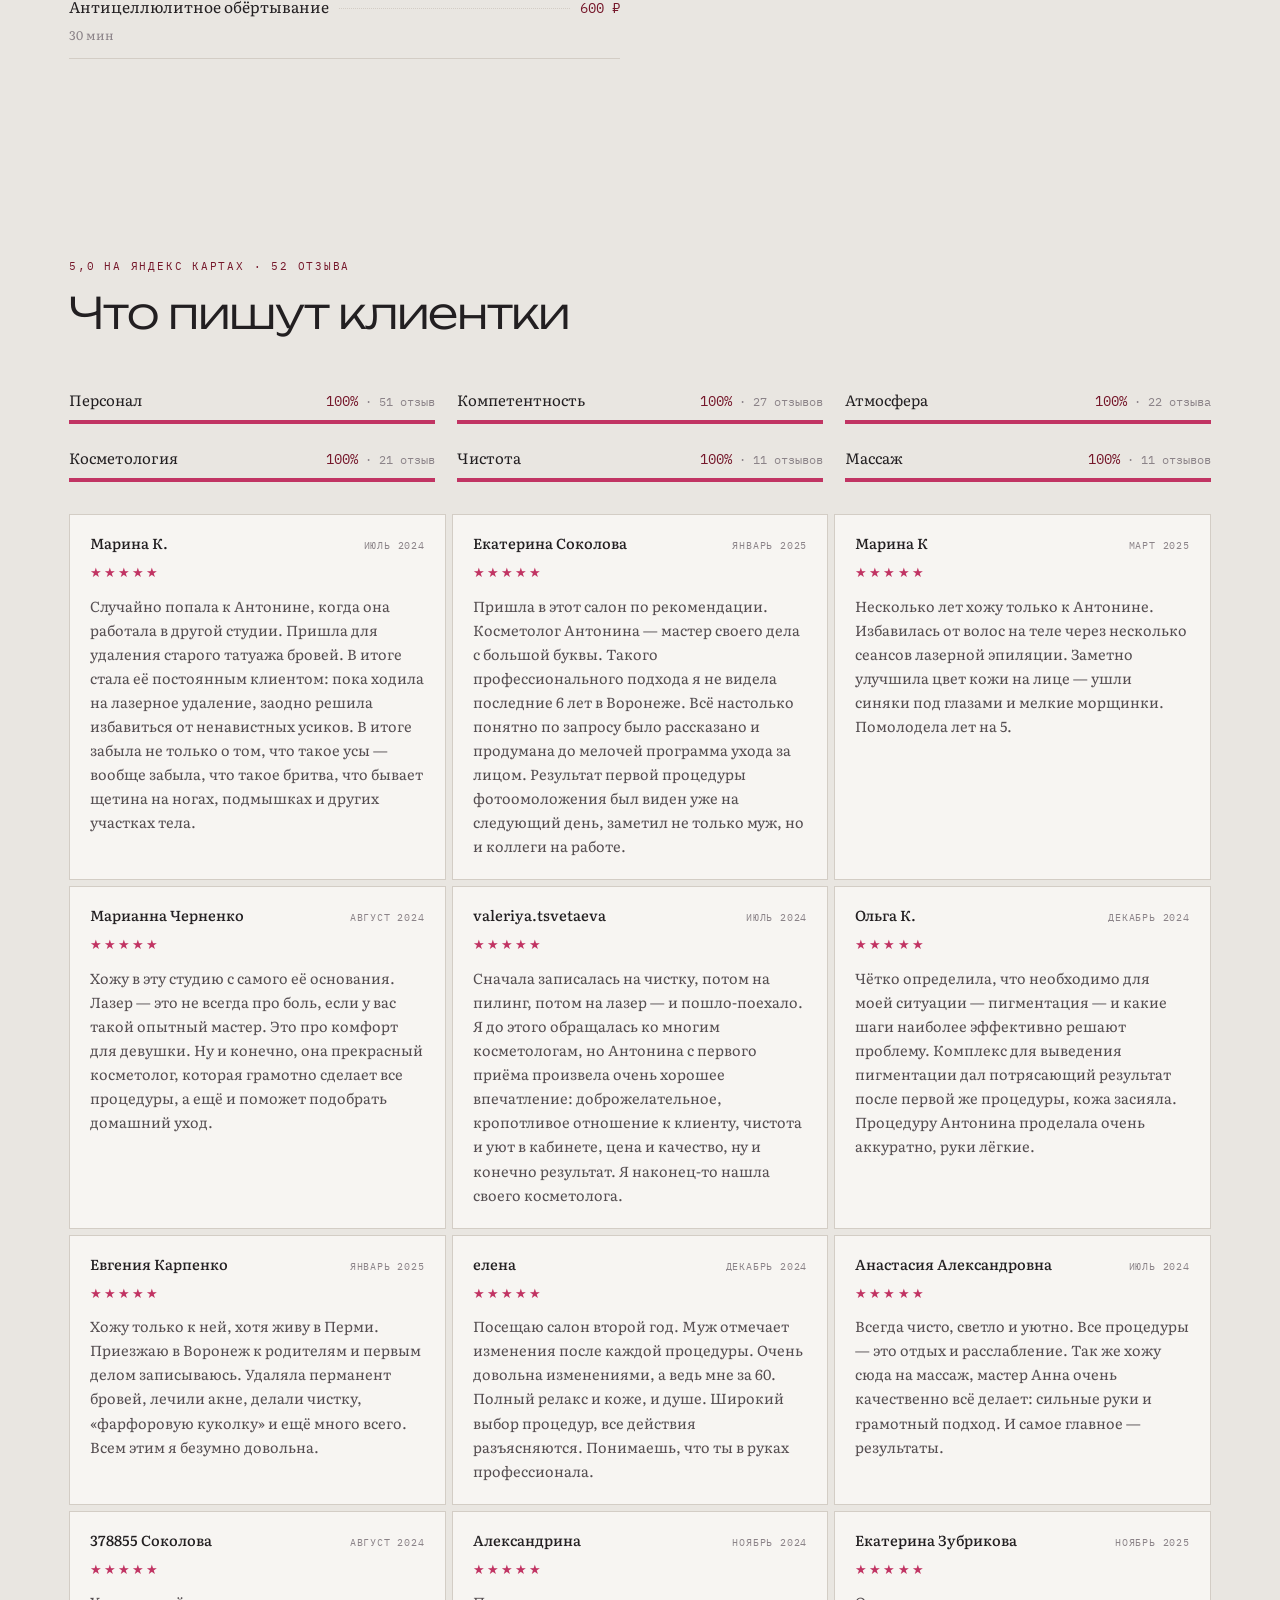
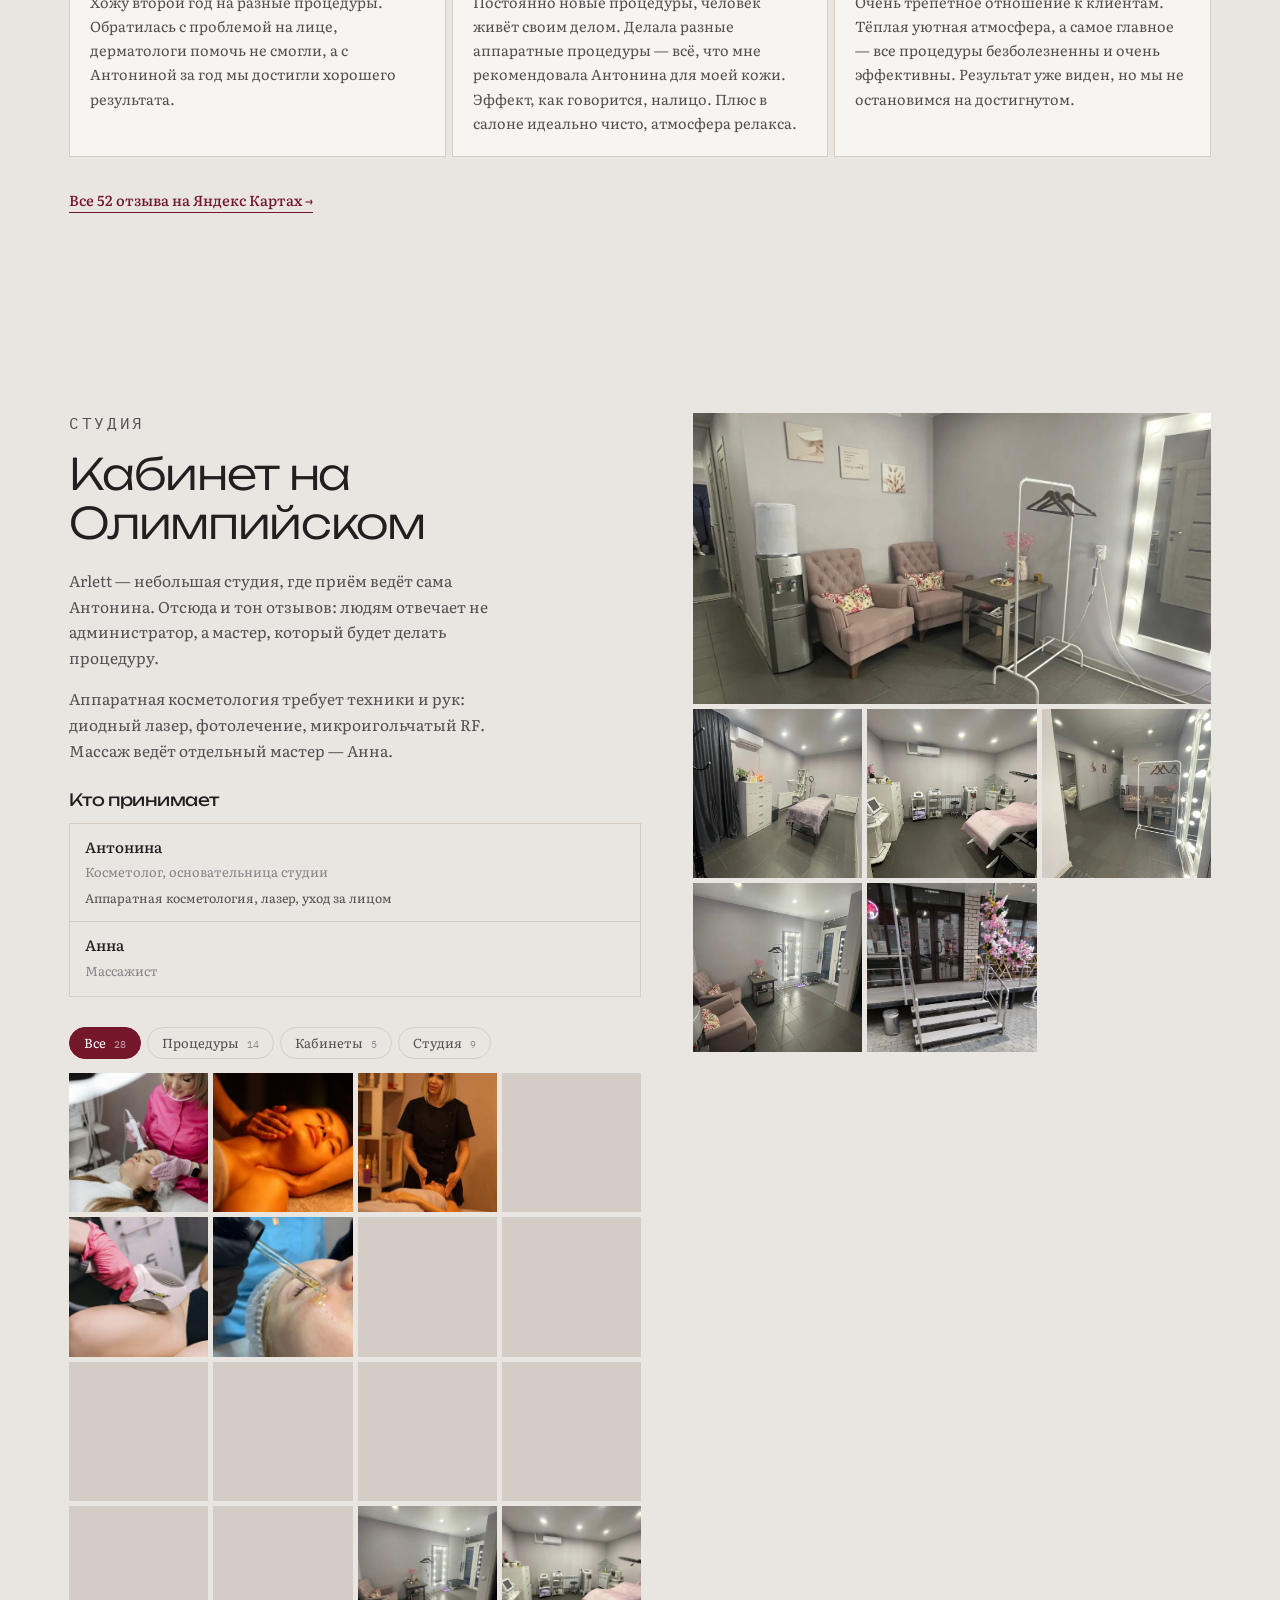
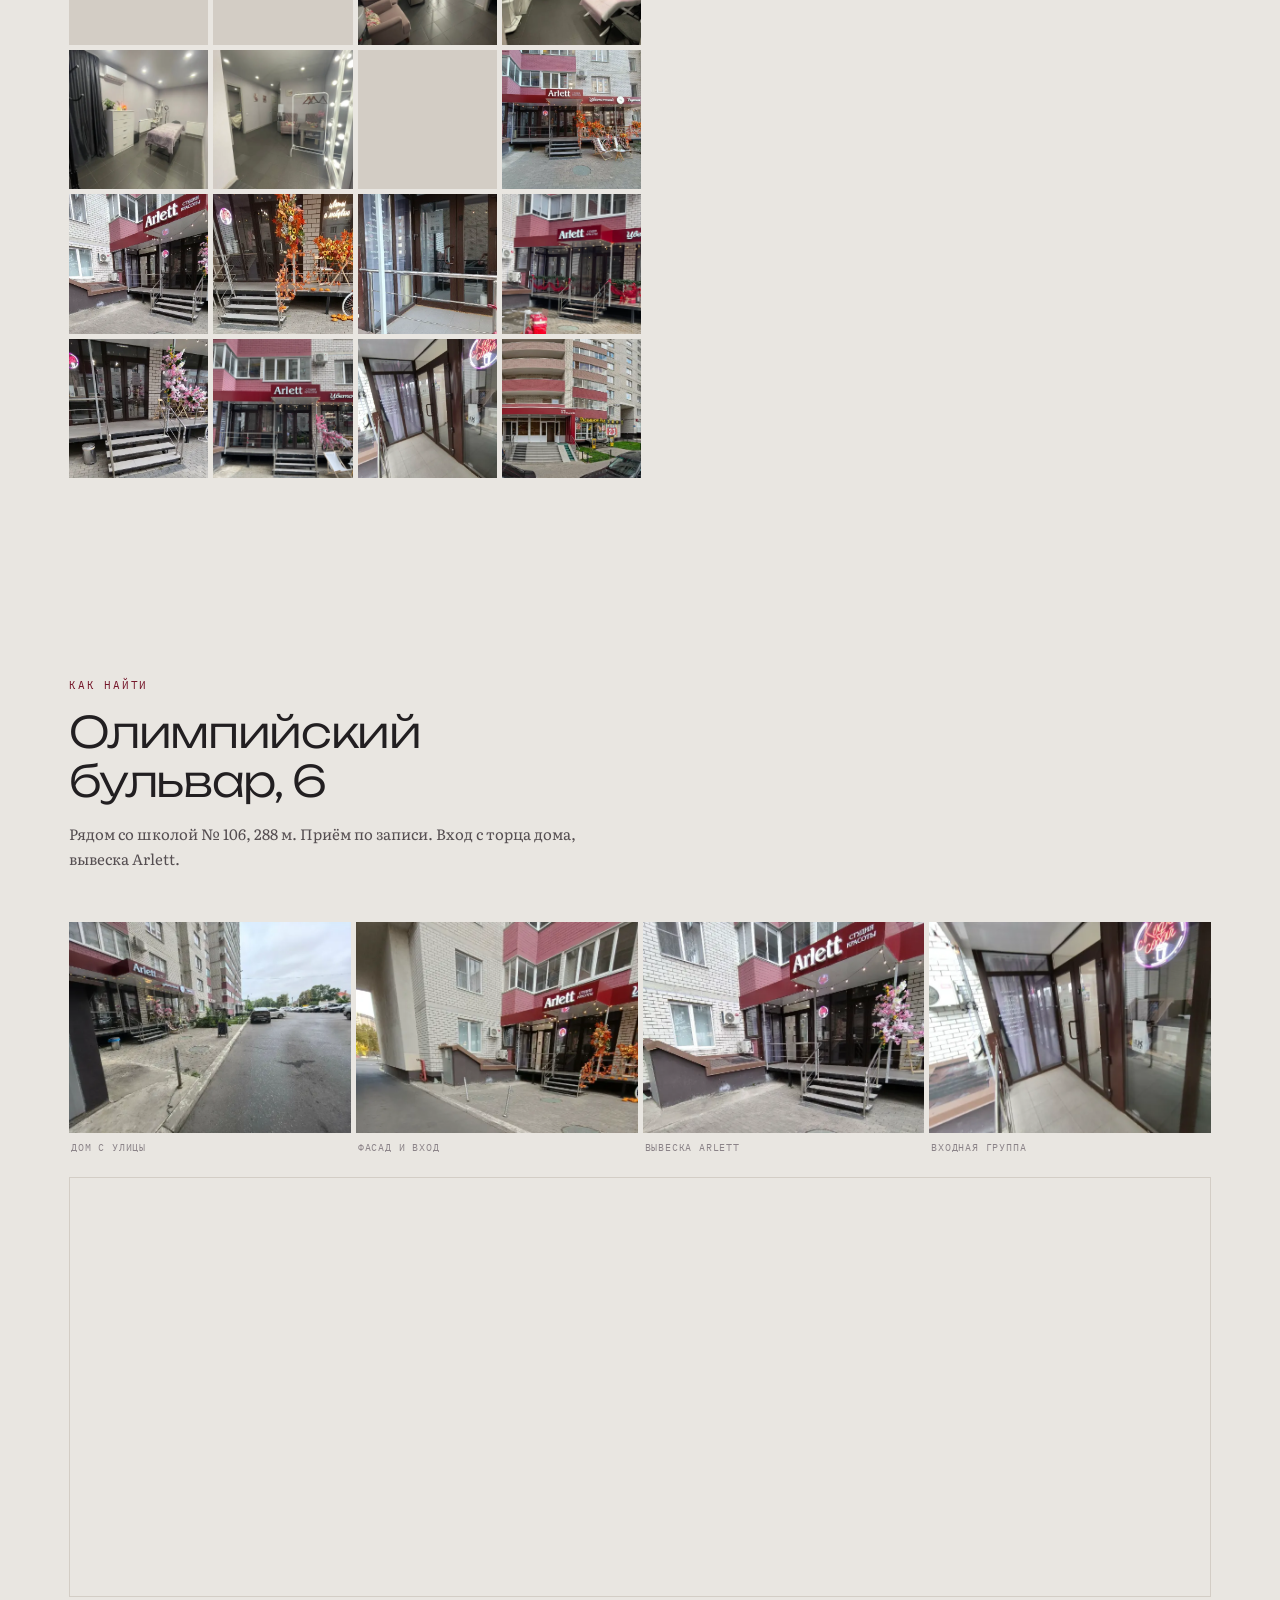
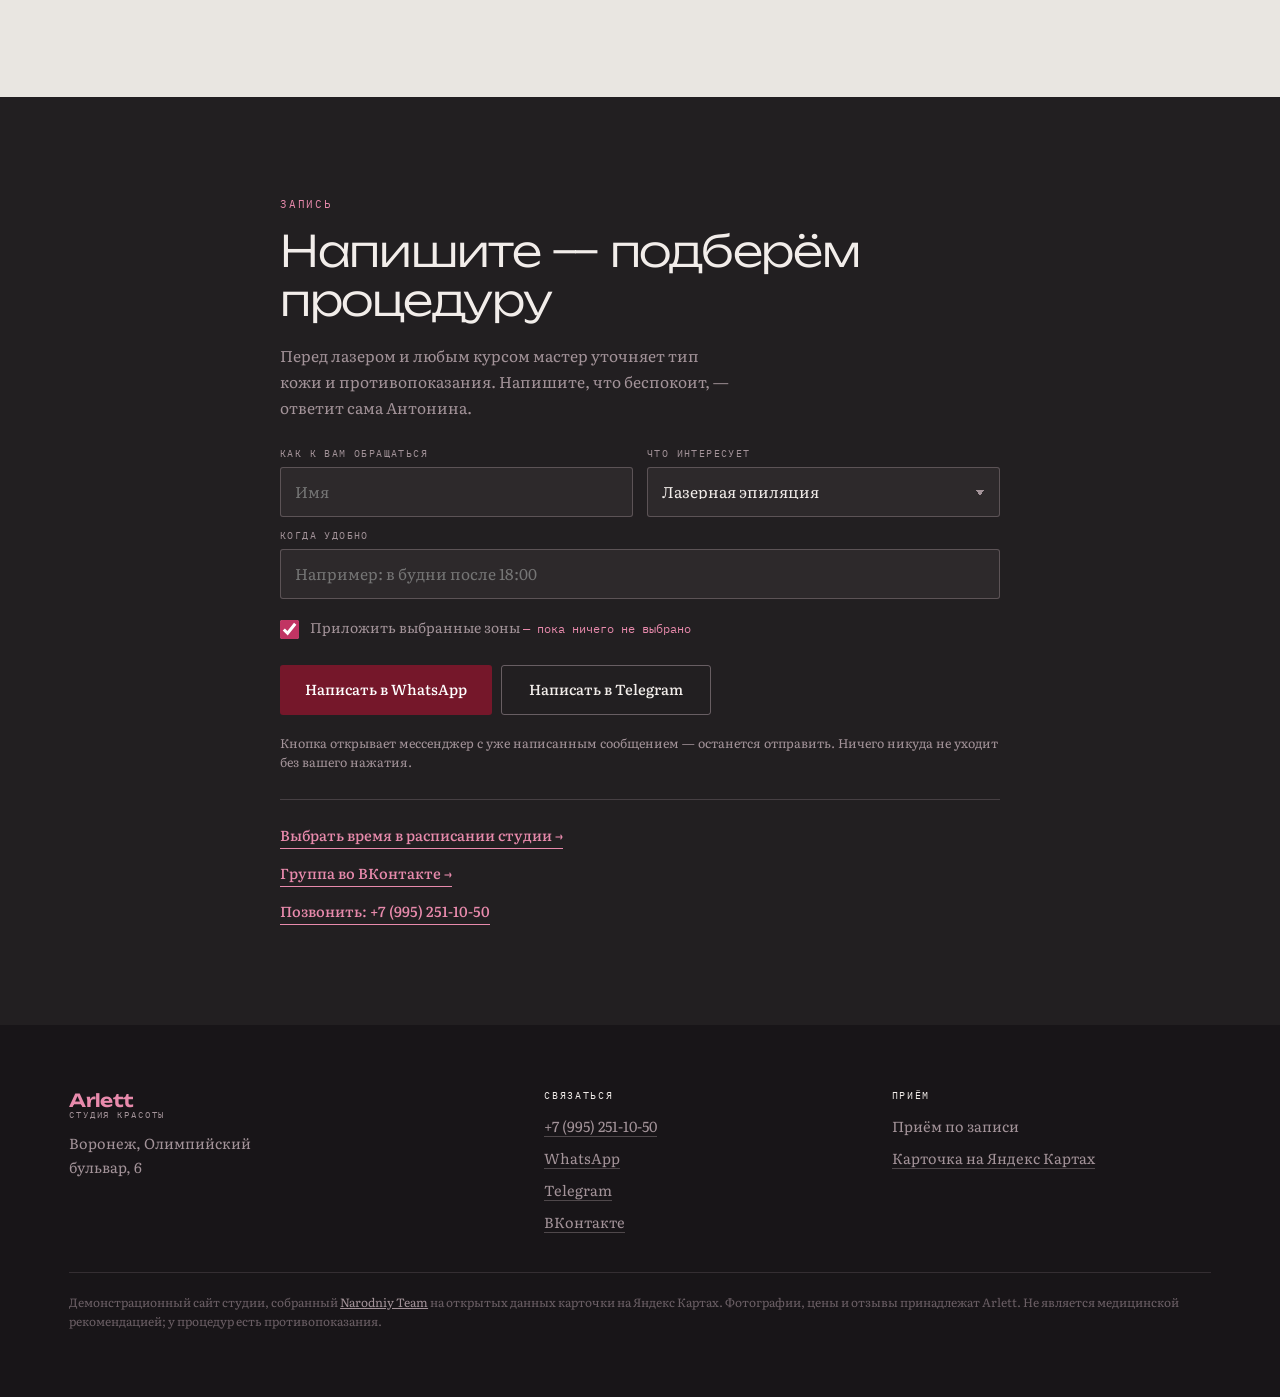
<file: arlett/index.html>
<!doctype html>
<html lang="ru">
<head>
<meta charset="utf-8">
<meta name="viewport" content="width=device-width, initial-scale=1, viewport-fit=cover">
<title>Arlett — студия красоты и косметологии в Воронеже, Олимпийский 6</title>
<meta name="description" content="Студия красоты Arlett в Воронеже: лазерная эпиляция 17 зон, чистки и пилинги, аппаратная косметология, удаление татуажа, массаж. Рейтинг 5,0 на Яндекс Картах, 52 отзыва. Расчёт стоимости эпиляции по зонам.">
<meta name="theme-color" content="#75172A">
<meta property="og:title" content="Arlett — студия красоты в Воронеже">
<meta property="og:description" content="Лазерная эпиляция, косметология и массаж на Олимпийском бульваре. 5,0 на Яндекс Картах, 52 отзыва.">
<meta property="og:type" content="website">
<link rel="icon" href="data:image/svg+xml,%3Csvg xmlns='http://www.w3.org/2000/svg' viewBox='0 0 32 32'%3E%3Crect width='32' height='32' fill='%2375172A'/%3E%3Cpath d='M9 24 L16 8 L23 24 M12 19 H20' stroke='%23F7F5F2' stroke-width='2.4' fill='none' stroke-linecap='square'/%3E%3C/svg%3E">
<link rel="preconnect" href="https://fonts.googleapis.com">
<link rel="preconnect" href="https://fonts.gstatic.com" crossorigin>
<link href="https://fonts.googleapis.com/css2?family=Unbounded:wght@300;400;600&family=Literata:opsz,wght@7..72,400;7..72,500;7..72,600&family=IBM+Plex+Mono:wght@400;500&display=swap" rel="stylesheet">
<link rel="stylesheet" href="assets/css/style.css">
</head>
<body>

<a class="skip" href="#main">К содержанию</a>

<header class="top" id="top">
  <a class="top__mark" href="#top" aria-label="Arlett, наверх">
    <span class="top__markA">Arlett</span><span class="top__markB">студия красоты</span>
  </a>
  <nav class="top__nav" aria-label="Разделы">
    <a href="#areas">Направления</a>
    <a href="#zones">Эпиляция</a>
    <a href="#results">До и после</a>
    <a href="#price">Прайс</a>
    <a href="#studio">Студия</a>
  </nav>
  <a class="top__cta" href="#book">Записаться</a>
</header>

<main id="main">

<!-- ─── ПЕРВЫЙ ЭКРАН ────────────────────────────────────────── -->
<section class="hero">
  <div class="hero__text">
    <p class="eyebrow">Воронеж · Олимпийский бульвар, 6</p>
    <h1 class="hero__h1">Косметология,<br>где к вам<br><em>возвращаются</em></h1>
    <p class="hero__lead">
      Студия Антонины: лазерная эпиляция, уход за лицом и аппаратные процедуры.
      Пятьдесят два отзыва, и почти в каждом — имя мастера.
    </p>
    <div class="hero__acts">
      <a class="btn btn--solid" href="#zones">Посчитать эпиляцию</a>
      <a class="btn btn--ghost" href="#book">Записаться</a>
    </div>
    <dl class="hero__stats" id="heroStats"></dl>
  </div>
  <figure class="hero__shot">
    <img src="assets/photo/p034-1280.webp" alt="Косметолог студии Arlett во время процедуры" width="1280" height="853" fetchpriority="high" decoding="async">
    <figcaption>Приём в студии на Олимпийском</figcaption>
  </figure>
</section>

<!-- ─── НАПРАВЛЕНИЯ ─────────────────────────────────────────── -->
<section class="sec sec--dark" id="areas">
  <header class="sec__head">
    <p class="eyebrow">Четыре направления</p>
    <h2 class="h2">Чем здесь занимаются</h2>
    <p class="sec__sub">Один мастер ведёт вас от чистки до лазера — программу собирают под кожу, а не по прайсу.</p>
  </header>
  <div class="areas" id="areasList"></div>
</section>

<!-- ─── КАРТА ЗОН: подпись студии ───────────────────────────── -->
<section class="zones" id="zones">
  <div class="zones__in">
    <header class="zones__head">
      <p class="eyebrow">Лазерная эпиляция</p>
      <h2 class="h2">Отметьте зоны — увидите сумму</h2>
      <p class="zones__sub">
        Эпиляция считается по зонам, и почти никто не приходит за одной. Нажимайте на схеме
        или в списке: сложим стоимость, время приёма и подставим комплект студии, если он дешевле.
      </p>
    </header>

    <div class="zones__grid">
      <div class="zmap">
        <div class="seg" role="tablist" aria-label="Сторона тела">
          <button class="seg__b is-on" role="tab" aria-selected="true" data-side="front">Спереди</button>
          <button class="seg__b" role="tab" aria-selected="false" data-side="back">Сзади</button>
        </div>
        <svg class="zmap__svg" id="zmap" viewBox="0 0 300 560" role="group"
             aria-label="Схема зон лазерной эпиляции"></svg>
        <p class="zmap__cap" id="zmapCap" aria-live="polite">Схема условная: прямоугольники — зоны из прайса, не анатомия.</p>
      </div>

      <div class="zpick">
        <h3 class="zpick__t">Все зоны</h3>
        <div class="zpick__list" id="zoneList"></div>

        <div class="zsum" id="zsum">
          <p class="zsum__empty" id="zsumEmpty">Ничего не выбрано. Нажмите зону на схеме или в списке.</p>
          <ul class="zsum__l" id="zsumList"></ul>
          <p class="zsum__bundle" id="zsumBundle" hidden></p>
          <div class="zsum__total">
            <span class="zsum__cap">Итого за приём</span>
            <strong id="zsumPrice">0 ₽</strong>
            <span class="zsum__time" id="zsumTime"></span>
          </div>
          <div class="zsum__acts">
            <a class="btn btn--wine" id="zsumWa" href="#" target="_blank" rel="noopener">Отправить в WhatsApp</a>
            <a class="btn btn--line" id="zsumTg" href="#" target="_blank" rel="noopener">В Telegram</a>
          </div>
        </div>
      </div>
    </div>
    <p class="zones__fine">
      Цены и длительность — из прайса студии на Яндекс Картах. Сколько понадобится процедур
      и подойдёт ли лазер именно вам, мастер скажет на <b>консультации перед первым сеансом</b>.
    </p>
  </div>
</section>

<!-- ─── ДО И ПОСЛЕ ──────────────────────────────────────────── -->
<section class="sec sec--wide" id="results">
  <header class="sec__head">
    <p class="eyebrow">Работы студии</p>
    <h2 class="h2">До и после</h2>
    <p class="sec__sub">Снимки студии, как они опубликованы на Яндекс Картах: без ретуши и без подписей о сроках.</p>
  </header>
  <div class="before" id="beforeGrid"></div>
</section>

<!-- ─── ПРАЙС ───────────────────────────────────────────────── -->
<section class="sec" id="price">
  <header class="sec__head">
    <p class="eyebrow">Прайс студии</p>
    <h2 class="h2">Сколько стоит</h2>
    <p class="sec__sub">Как опубликовано студией на Яндекс Картах, с длительностью процедур.</p>
  </header>
  <div class="price" id="priceList"></div>
</section>

<!-- ─── ОТЗЫВЫ ──────────────────────────────────────────────── -->
<section class="sec sec--wide" id="reviews">
  <header class="sec__head">
    <p class="eyebrow">5,0 на Яндекс Картах · 52 отзыва</p>
    <h2 class="h2">Что пишут клиентки</h2>
  </header>
  <div class="aspects" id="aspects"></div>
  <div class="revs" id="revsList"></div>
  <p class="sec__after"><a class="link" id="allReviews" href="#" target="_blank" rel="noopener">Все 52 отзыва на Яндекс Картах →</a></p>
</section>

<!-- ─── СТУДИЯ ──────────────────────────────────────────────── -->
<section class="sec studio" id="studio">
  <div class="studio__text">
    <p class="eyebrow">Студия</p>
    <h2 class="h2">Кабинет на Олимпийском</h2>
    <p>
      Arlett — небольшая студия, где приём ведёт сама Антонина. Отсюда и тон отзывов:
      людям отвечает не администратор, а мастер, который будет делать процедуру.
    </p>
    <p>
      Аппаратная косметология требует техники и рук: диодный лазер, фотолечение,
      микроигольчатый RF. Массаж ведёт отдельный мастер — Анна.
    </p>
    <h3 class="studio__mt">Кто принимает</h3>
    <ul class="masters" id="mastersList"></ul>
    <div class="gal">
      <div class="filters" id="filters" role="tablist" aria-label="Разделы галереи"></div>
      <div class="grid" id="grid"></div>
    </div>
  </div>
  <div class="studio__pics" id="studioPics"></div>
</section>

<!-- ─── КАК НАЙТИ ───────────────────────────────────────────── -->
<section class="sec" id="where">
  <header class="sec__head">
    <p class="eyebrow">Как найти</p>
    <h2 class="h2">Олимпийский бульвар, 6</h2>
    <p class="sec__sub" id="whereSub"></p>
  </header>
  <div class="way" id="way"></div>
  <div class="mapwrap">
    <iframe title="Arlett на карте: Воронеж, Олимпийский бульвар, 6" loading="lazy"
      src="https://yandex.ru/map-widget/v1/org/arlet/94671764626/?ll=39.198607%2C51.712803&z=17"></iframe>
  </div>
</section>

<!-- ─── ЗАПИСЬ ──────────────────────────────────────────────── -->
<section class="book" id="book">
  <div class="book__in">
    <p class="eyebrow eyebrow--light">Запись</p>
    <h2 class="h2 h2--light">Напишите — подберём процедуру</h2>
    <p class="book__sub">
      Перед лазером и любым курсом мастер уточняет тип кожи и противопоказания.
      Напишите, что беспокоит, — ответит сама Антонина.
    </p>

    <form class="form" id="form" novalidate>
      <div class="form__row">
        <label class="fld"><span>Как к вам обращаться</span>
          <input id="fName" type="text" autocomplete="name" placeholder="Имя"></label>
        <label class="fld"><span>Что интересует</span>
          <select id="fWhat">
            <option>Лазерная эпиляция</option>
            <option>Чистка лица</option>
            <option>Пилинг</option>
            <option>Аппаратная косметология</option>
            <option>Удаление татуажа</option>
            <option>Массаж</option>
            <option>Наращивание ресниц</option>
            <option>Не знаю, нужна консультация</option>
          </select></label>
      </div>
      <label class="fld"><span>Когда удобно</span>
        <input id="fWhen" type="text" placeholder="Например: в будни после 18:00"></label>
      <label class="fld fld--chk">
        <input id="fCalc" type="checkbox" checked>
        <span>Приложить выбранные зоны <b id="calcEcho">— пока ничего не выбрано</b></span>
      </label>
      <div class="form__acts">
        <button class="btn btn--wine" type="submit" id="toWa">Написать в WhatsApp</button>
        <a class="btn btn--line" id="toTg" href="#" target="_blank" rel="noopener">Написать в Telegram</a>
      </div>
      <p class="form__fine">
        Кнопка открывает мессенджер с уже написанным сообщением — останется отправить.
        Ничего никуда не уходит без вашего нажатия.
      </p>
    </form>

    <div class="book__alt">
      <a class="link link--light" id="bookYa" href="#" target="_blank" rel="noopener">Выбрать время в расписании студии →</a>
      <a class="link link--light" id="bookVk" href="#" target="_blank" rel="noopener">Группа во ВКонтакте →</a>
      <a class="link link--light" id="bookTel" href="#">Позвонить: +7 (995) 251-10-50</a>
    </div>
  </div>
</section>

</main>

<footer class="foot">
  <div class="foot__in">
    <div class="foot__c">
      <p class="foot__mark"><span>Arlett</span><span>студия красоты</span></p>
      <p class="foot__addr" id="footAddr"></p>
    </div>
    <div class="foot__c">
      <h3>Связаться</h3>
      <p><a href="#" id="footTel"></a></p>
      <p><a href="#" id="footWa" target="_blank" rel="noopener">WhatsApp</a></p>
      <p><a href="#" id="footTg" target="_blank" rel="noopener">Telegram</a></p>
      <p><a href="#" id="footVk" target="_blank" rel="noopener">ВКонтакте</a></p>
    </div>
    <div class="foot__c">
      <h3>Приём</h3>
      <p id="footHours"></p>
      <p><a href="#" id="footMaps" target="_blank" rel="noopener">Карточка на Яндекс Картах</a></p>
    </div>
  </div>
  <p class="foot__demo">
    Демонстрационный сайт студии, собранный <a href="https://narodniy-team.ru" target="_blank" rel="noopener">Narodniy&nbsp;Team</a>
    на открытых данных карточки на Яндекс Картах. Фотографии, цены и отзывы принадлежат Arlett.
    Не является медицинской рекомендацией; у процедур есть противопоказания.
  </p>
</footer>

<div class="dock">
  <a class="dock__b dock__b--main" href="#book">Записаться</a>
  <a class="dock__b" id="dockWa" href="#" target="_blank" rel="noopener">WhatsApp</a>
</div>

<div class="lb" id="lb" hidden>
  <button class="lb__x" id="lbX" aria-label="Закрыть">✕</button>
  <button class="lb__nav lb__nav--p" id="lbP" aria-label="Предыдущее фото">‹</button>
  <button class="lb__nav lb__nav--n" id="lbN" aria-label="Следующее фото">›</button>
  <figure class="lb__f"><img id="lbImg" alt=""><figcaption id="lbCap"></figcaption></figure>
</div>

<script src="assets/js/data.js"></script>
<script src="assets/js/app.js"></script>
</body>
</html>
</file>
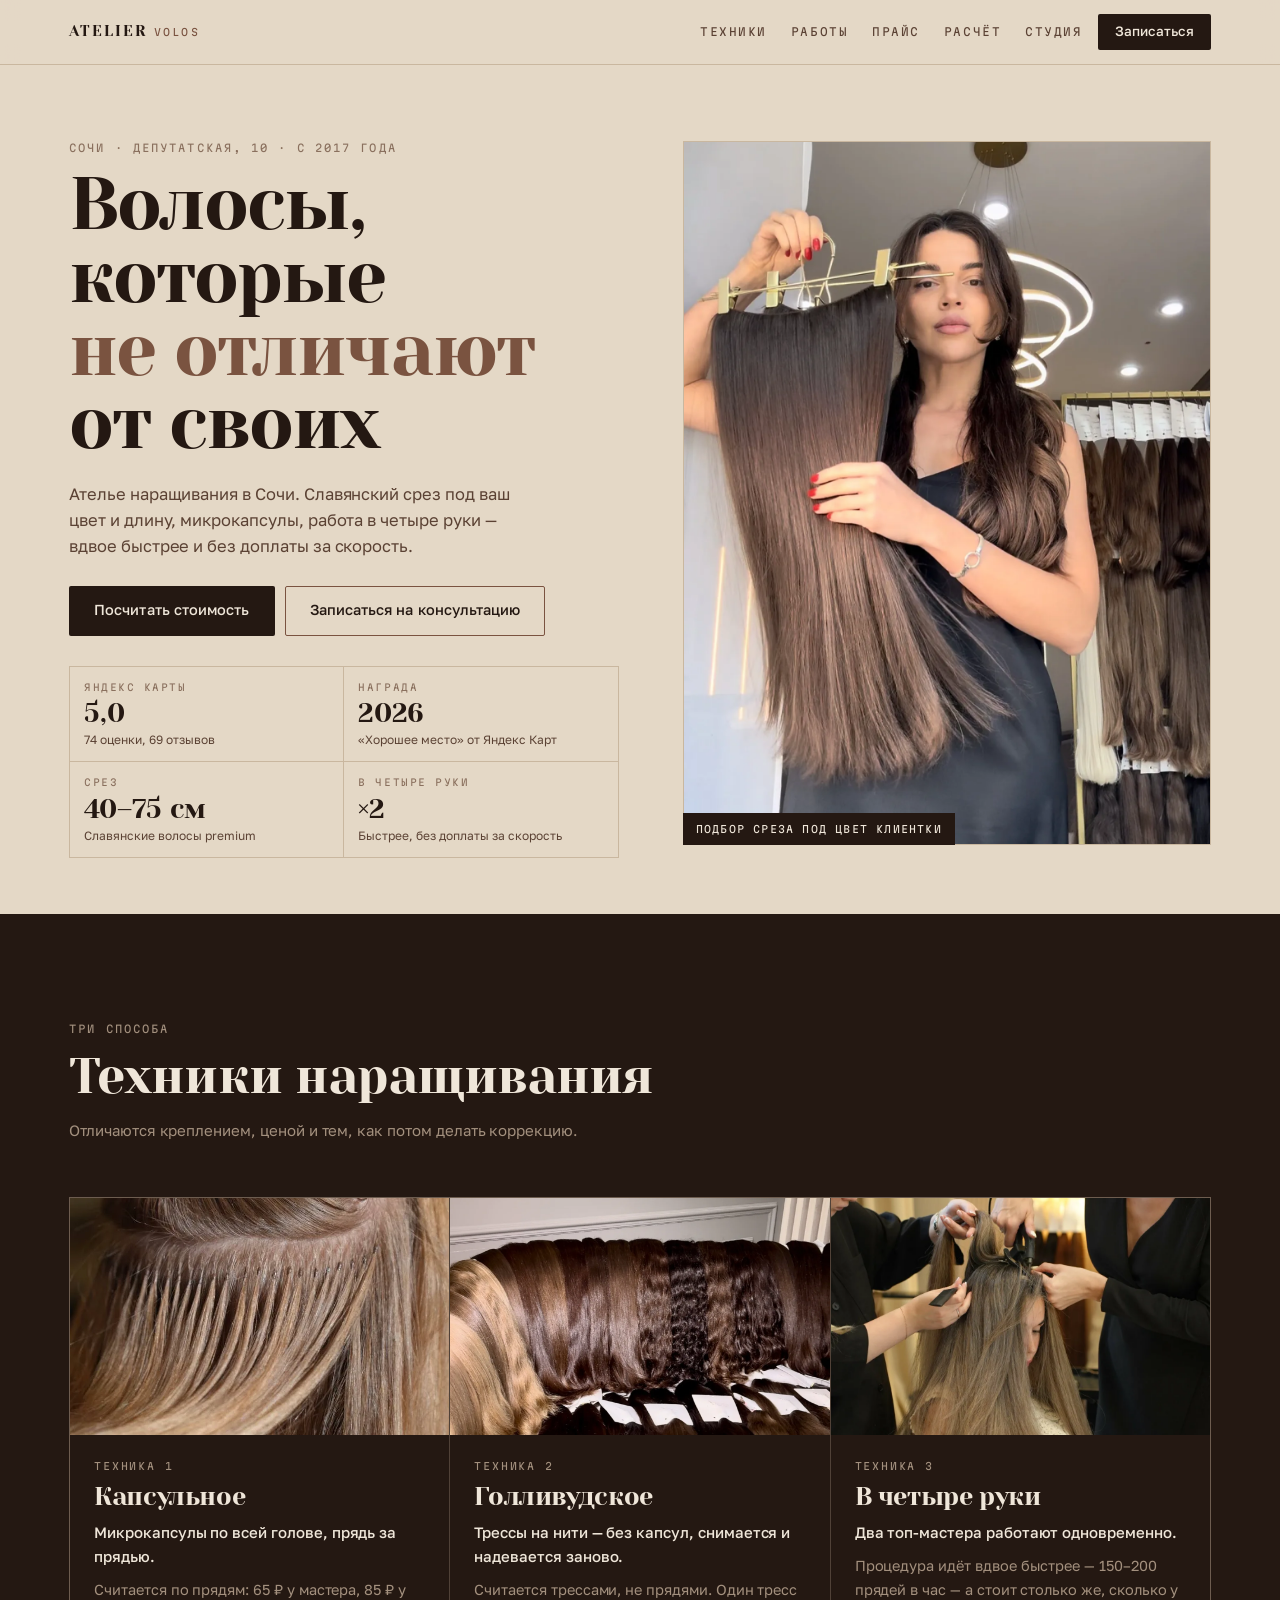
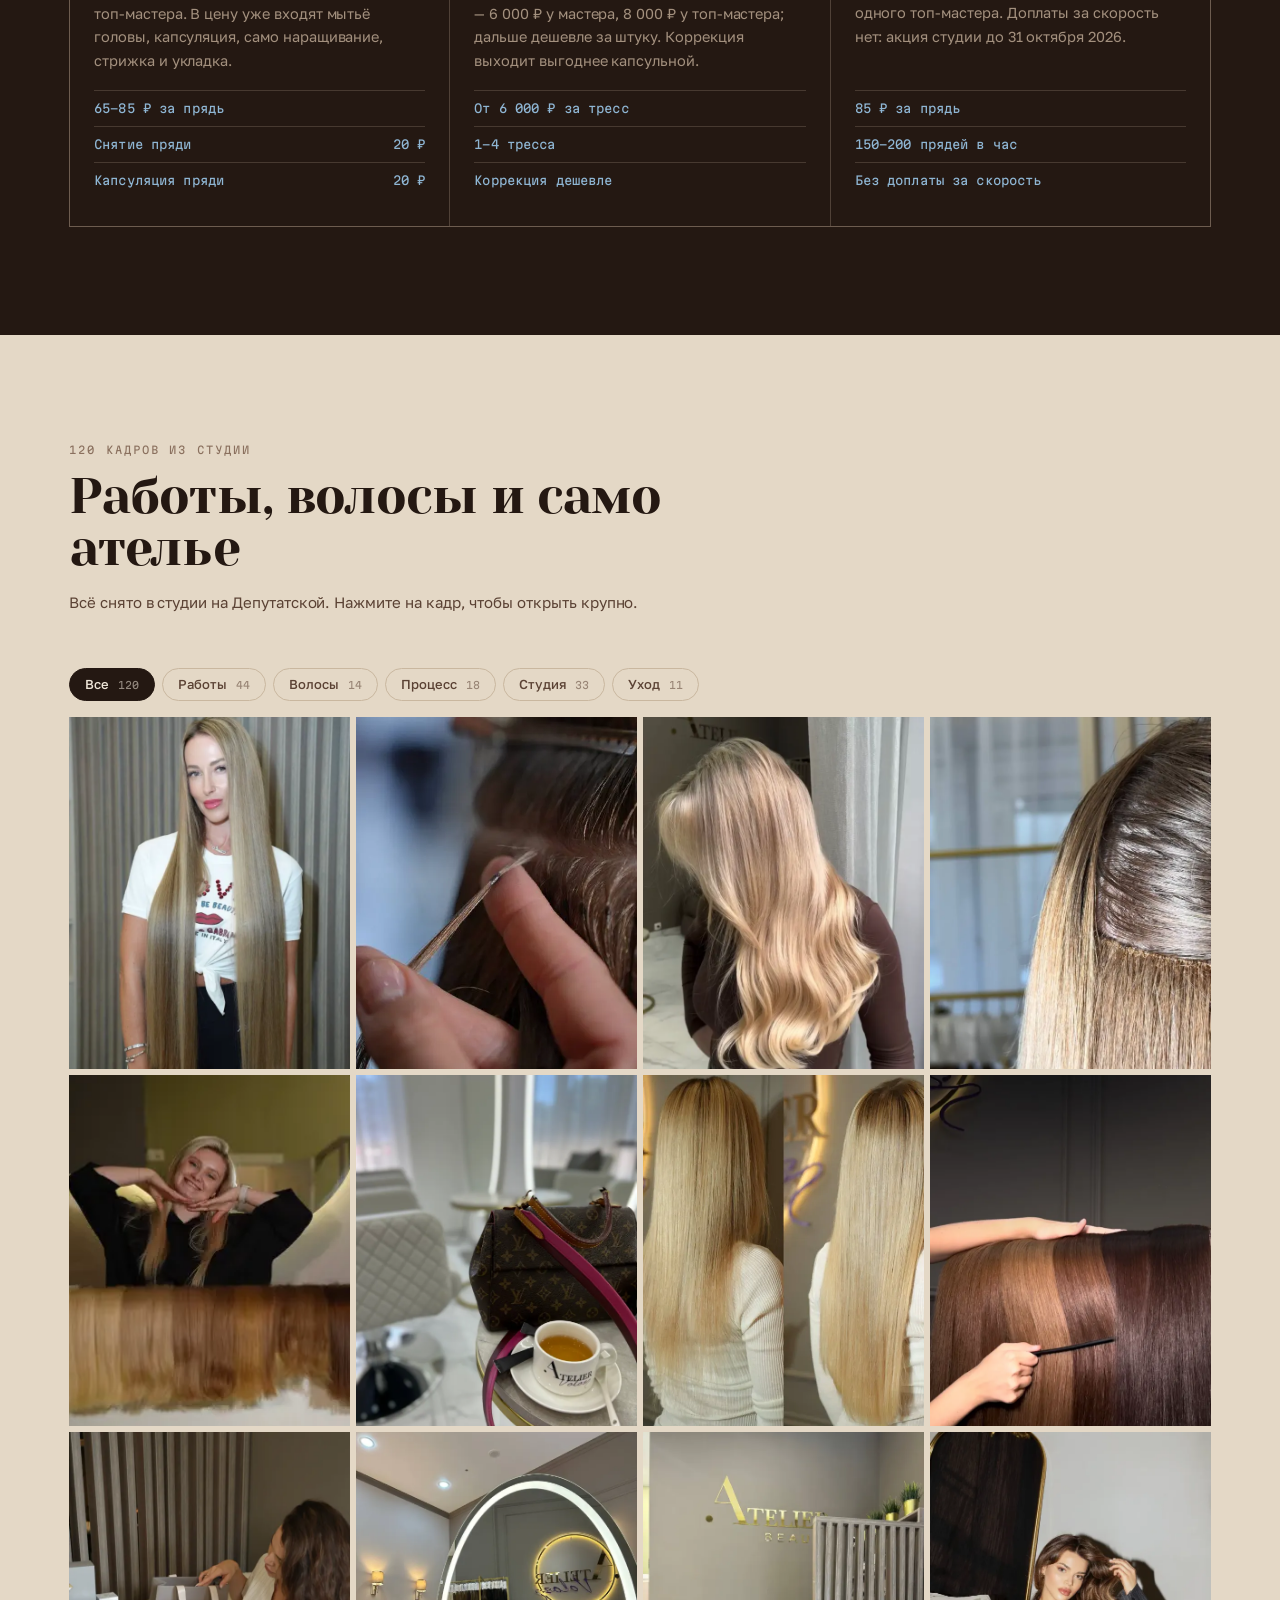
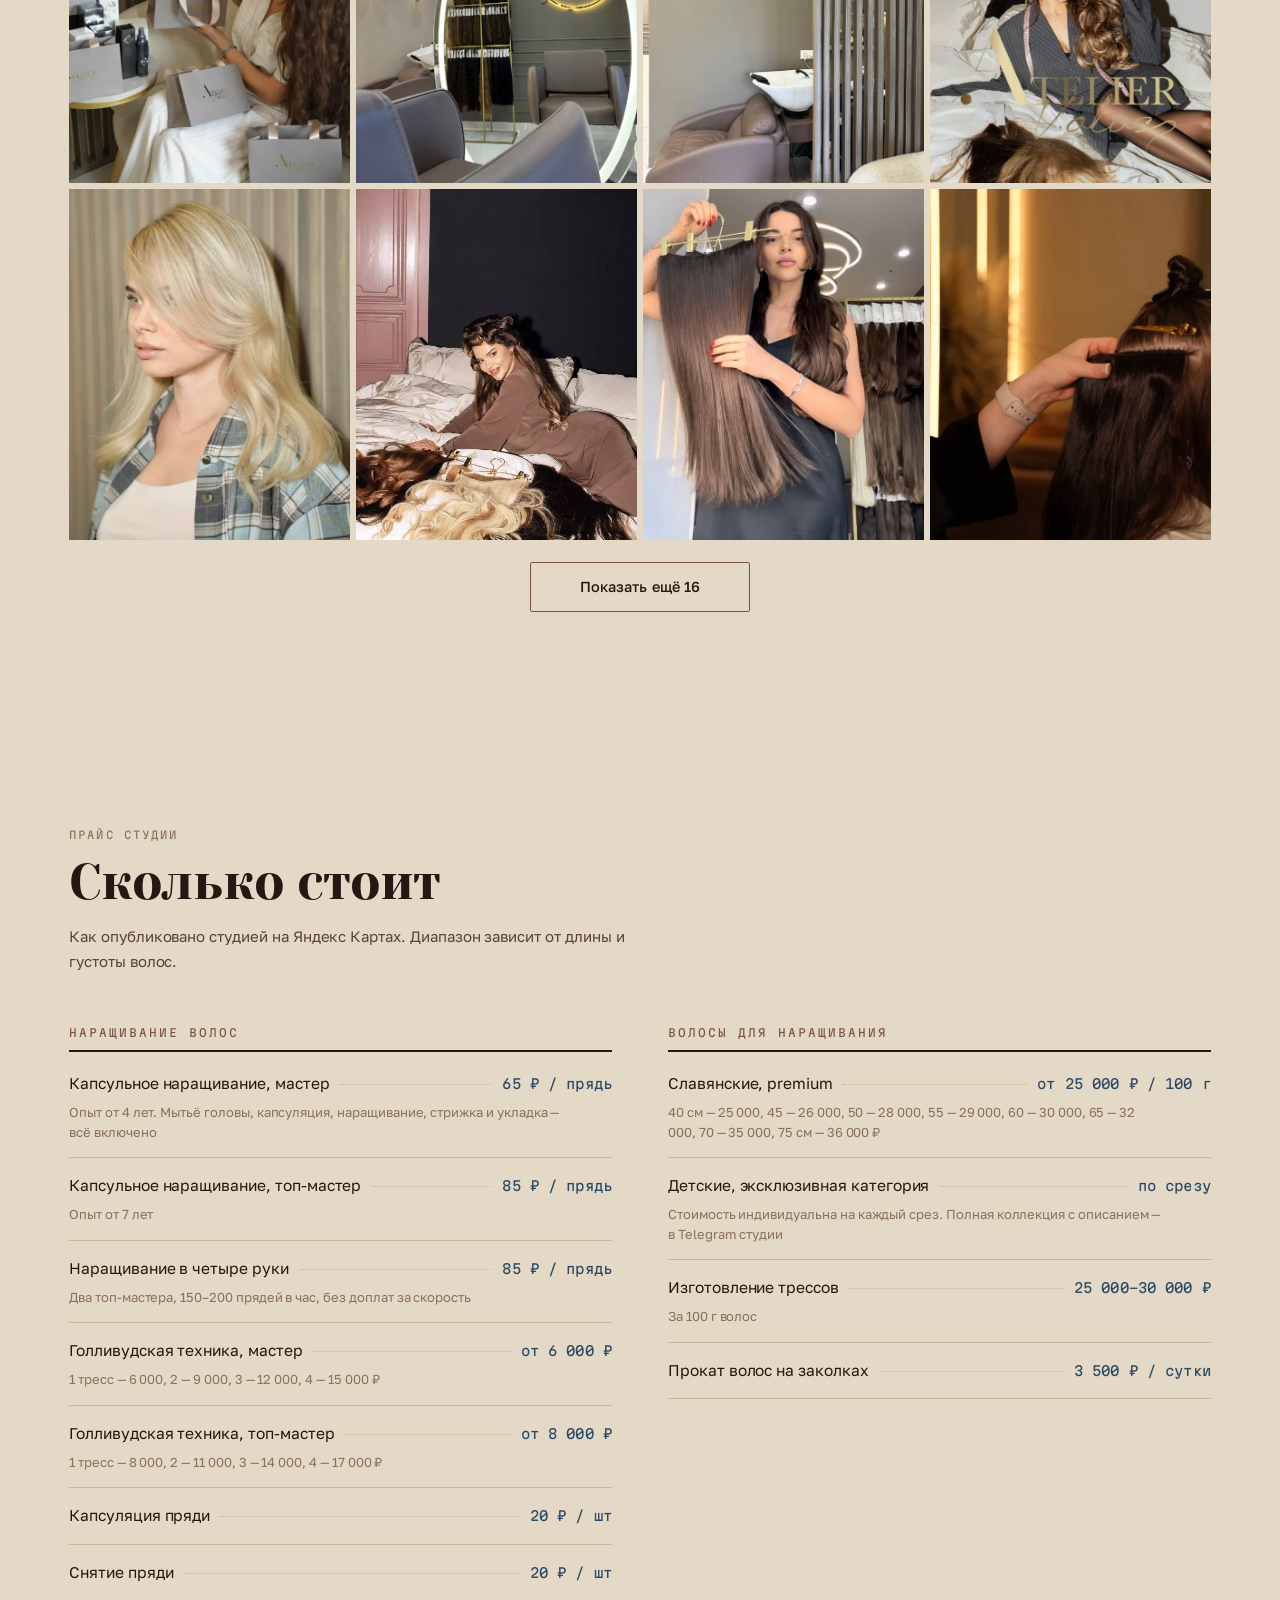
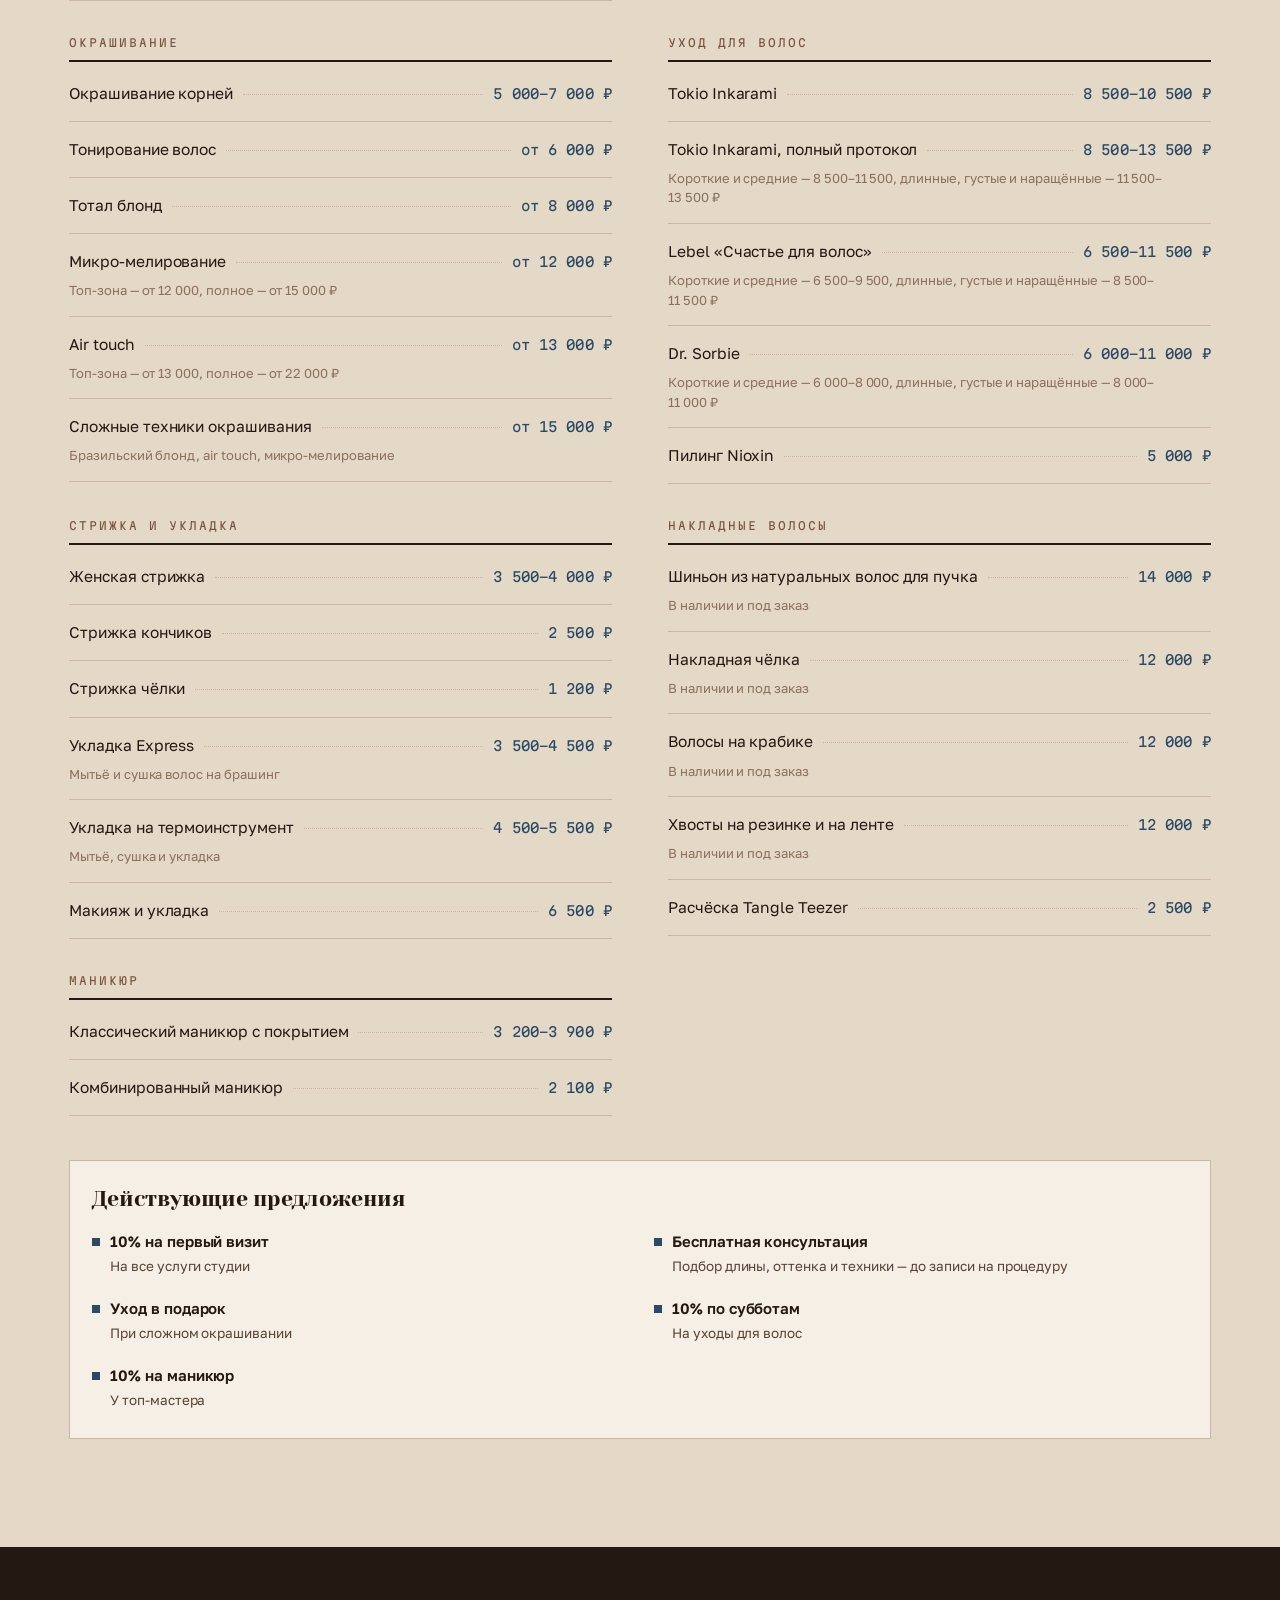
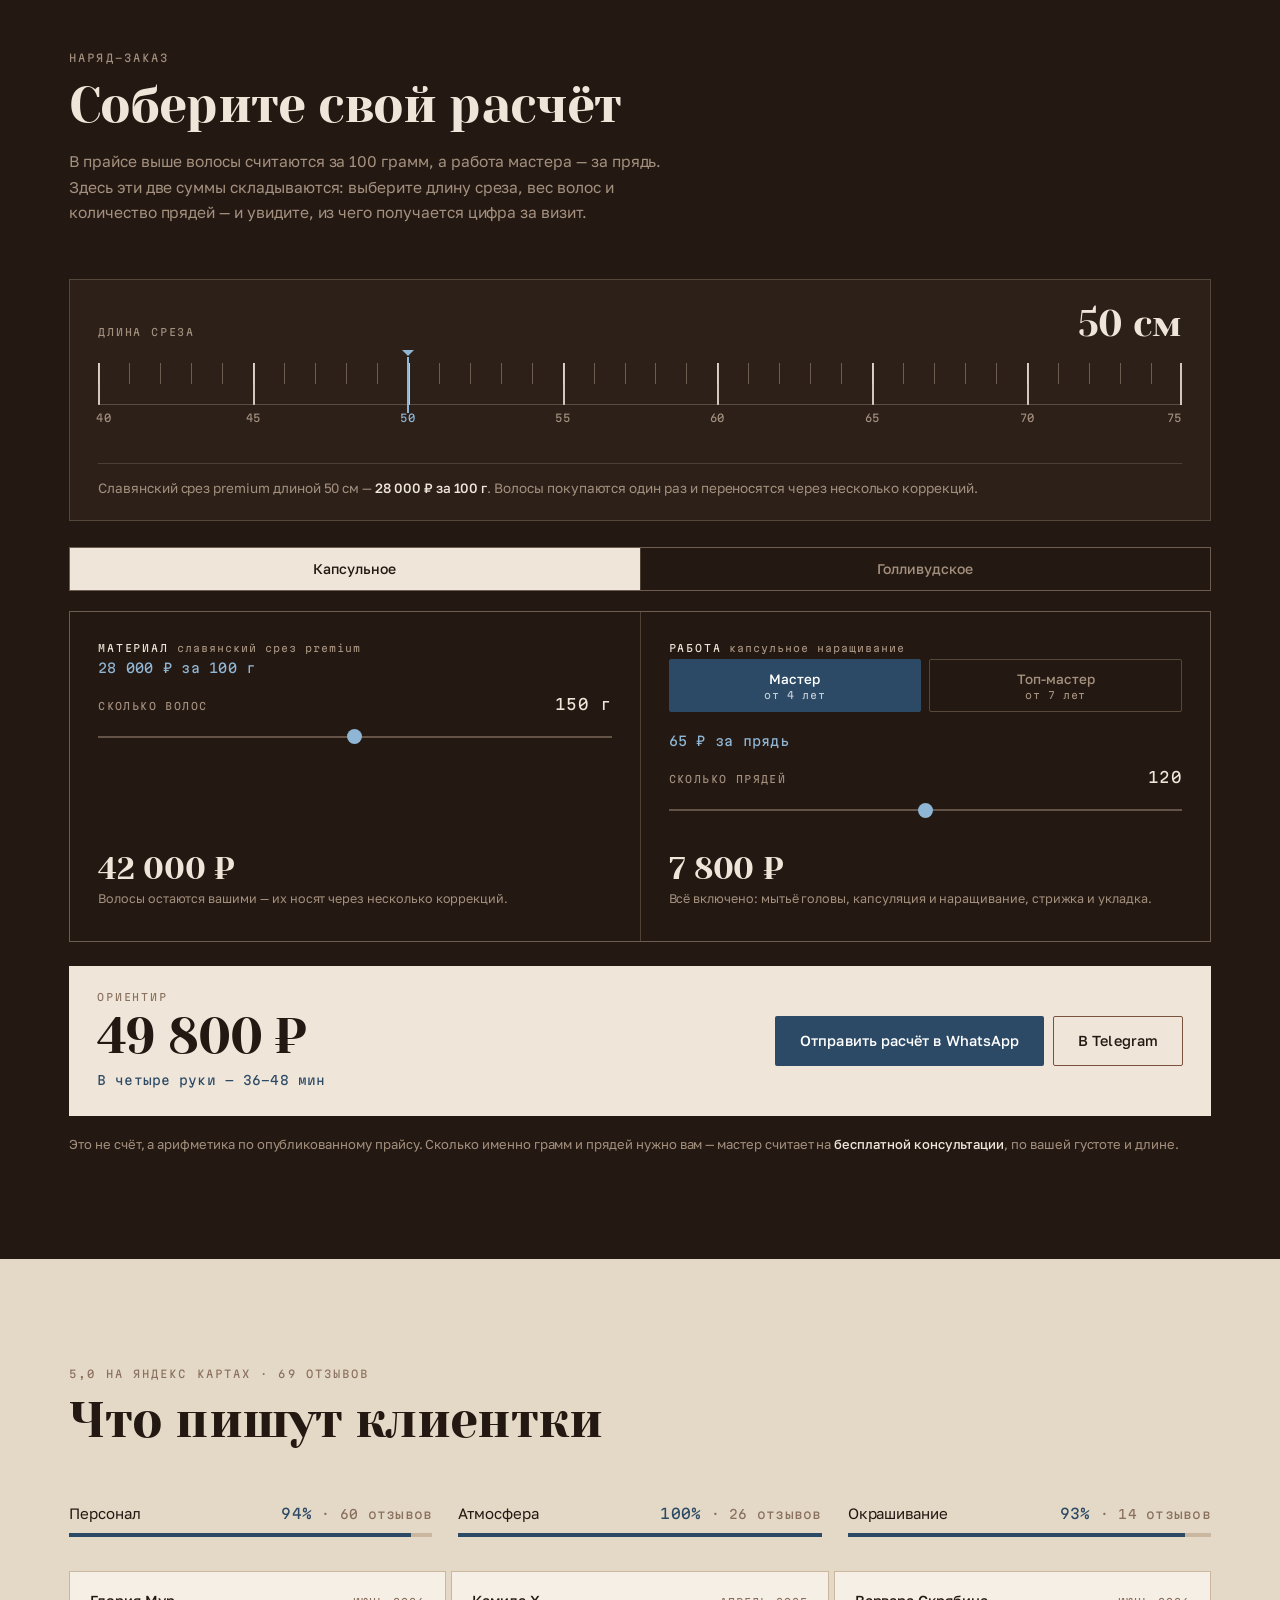
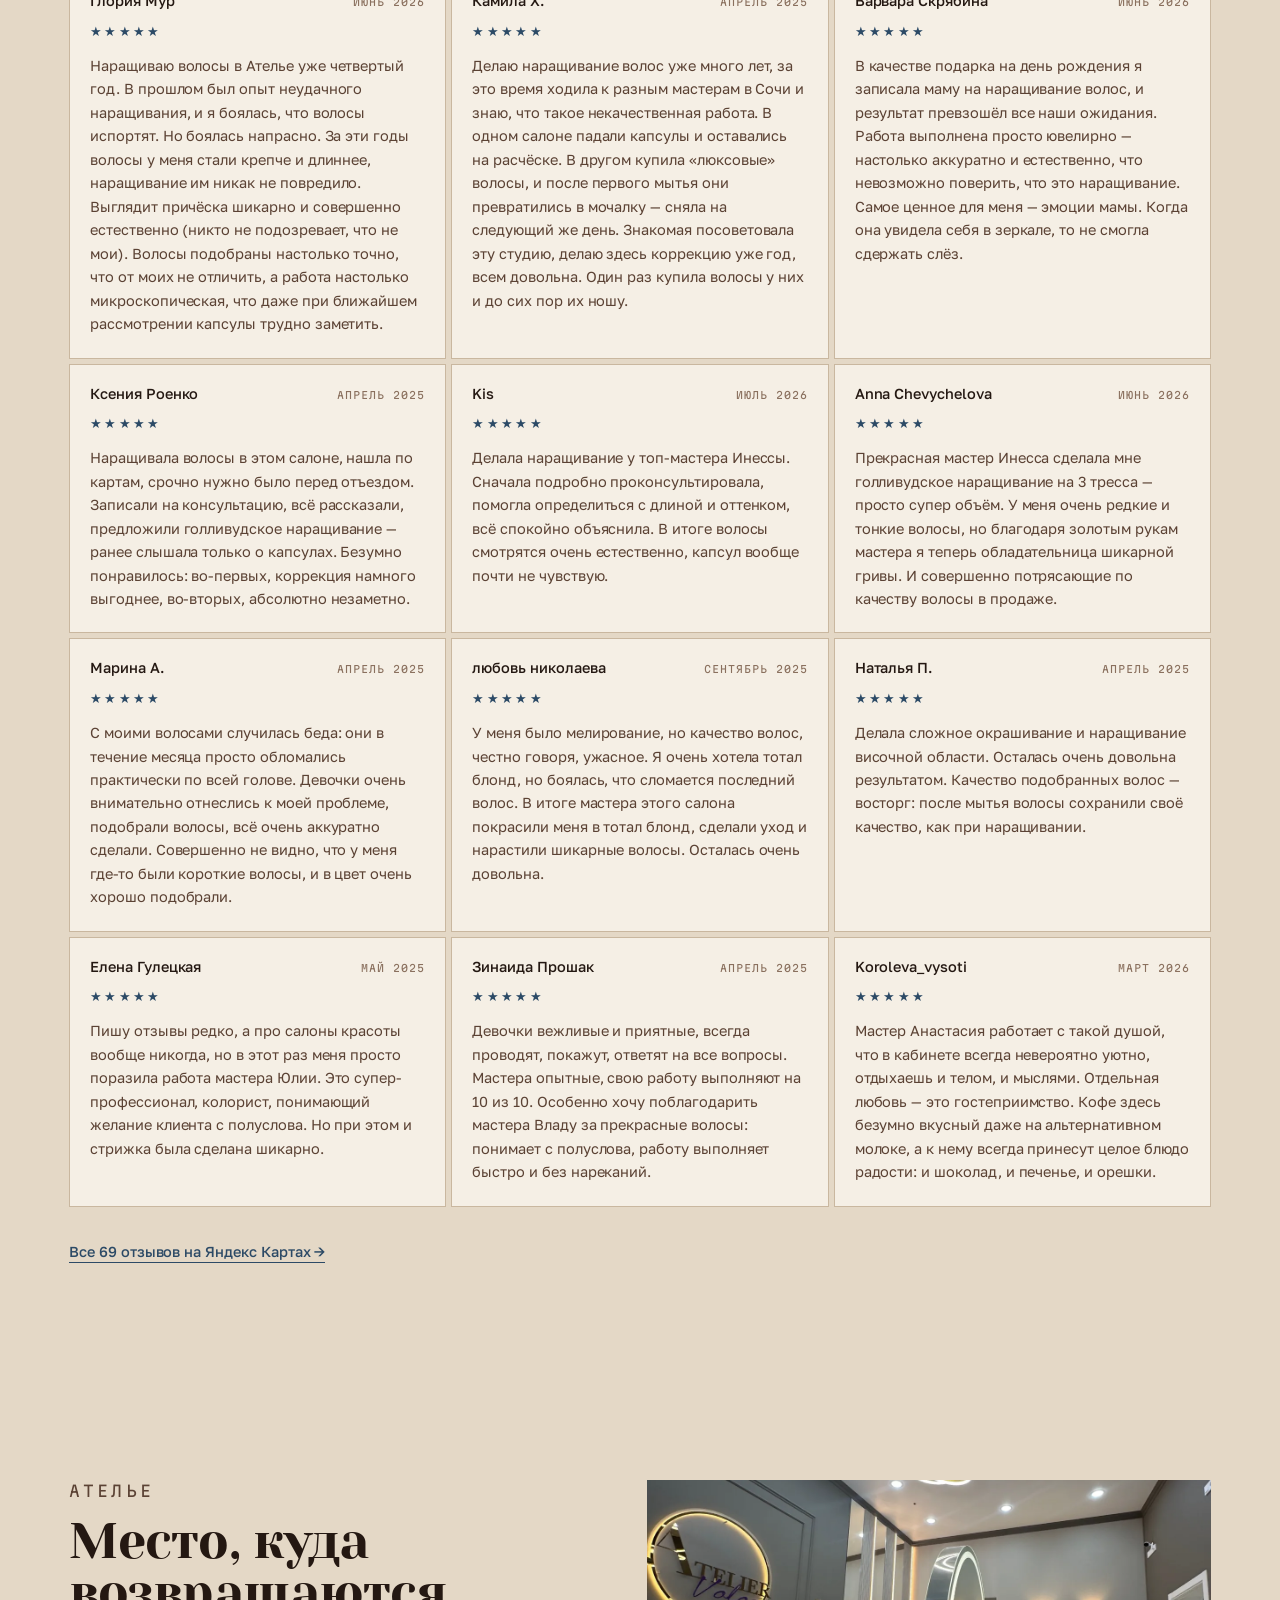
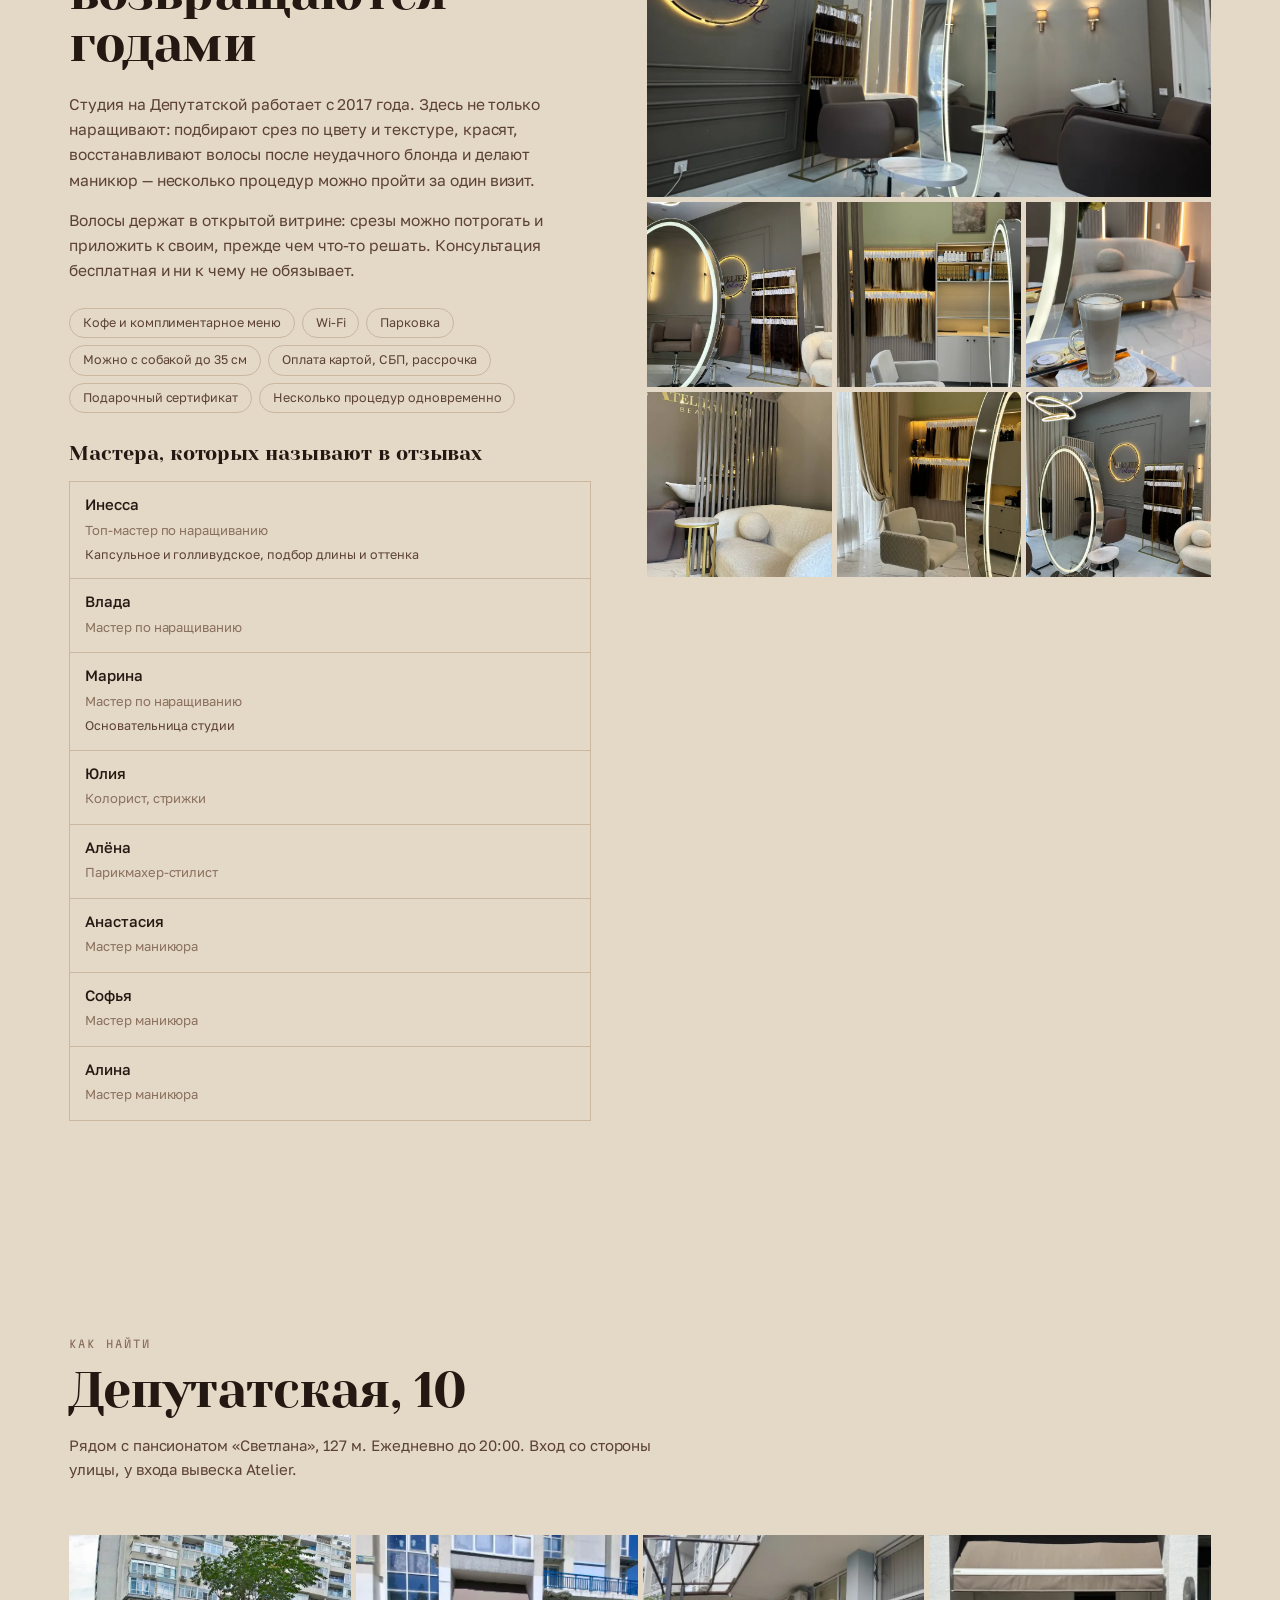
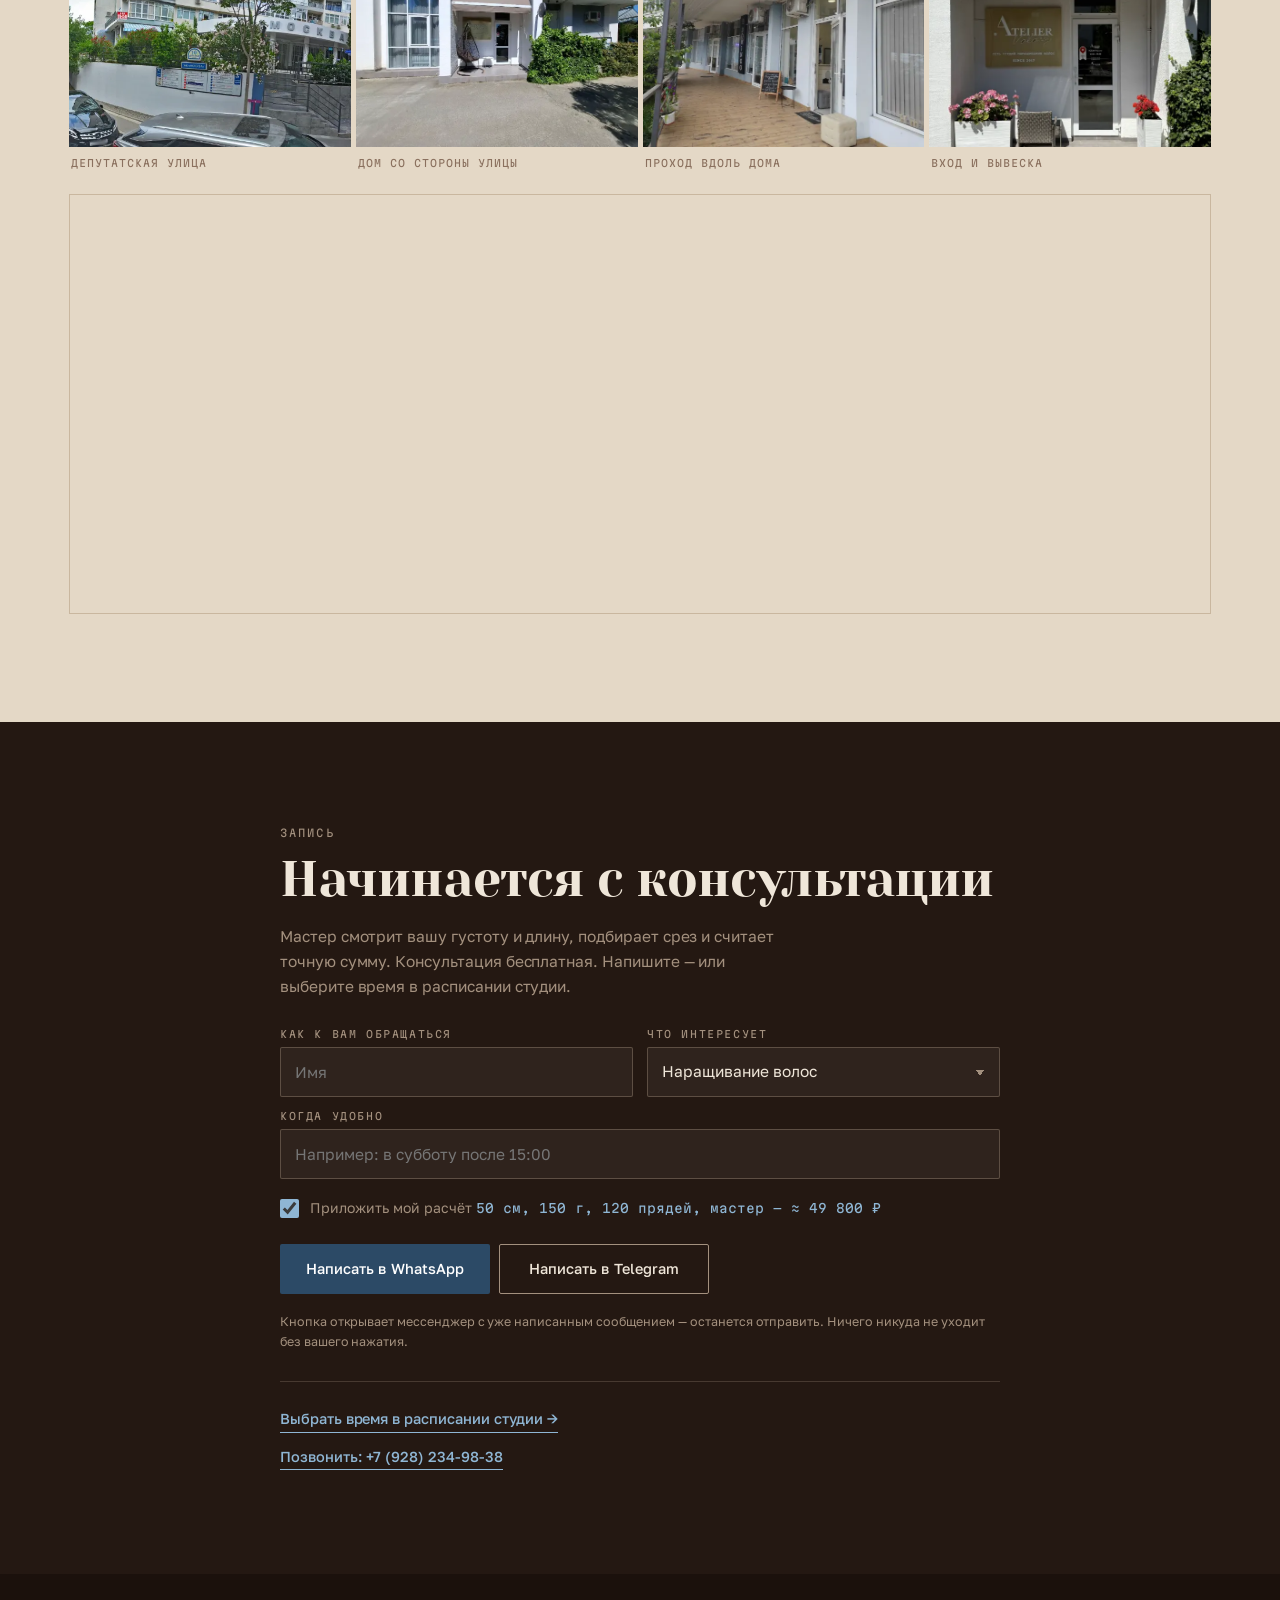
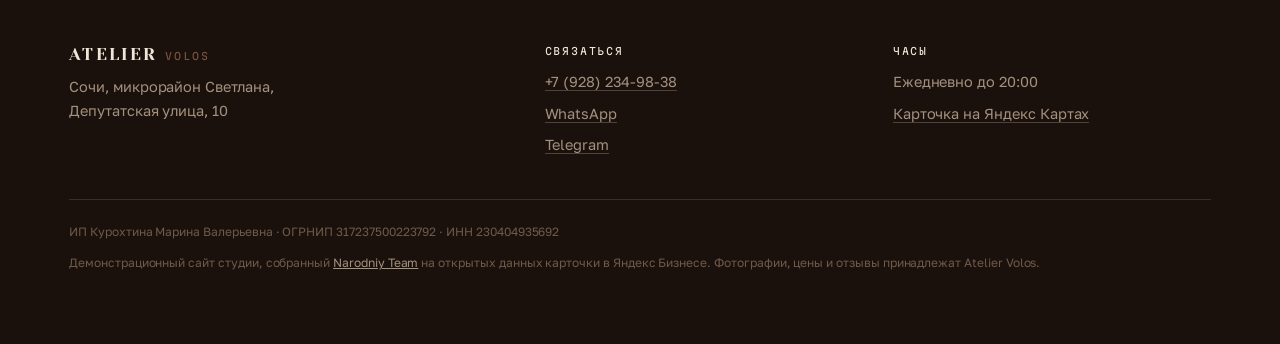
<file: atelier/index.html>
<!doctype html>
<html lang="ru">
<head>
<meta charset="utf-8">
<meta name="viewport" content="width=device-width, initial-scale=1, viewport-fit=cover">
<title>Atelier Volos — наращивание волос в Сочи, Депутатская 10</title>
<meta name="description" content="Ателье наращивания волос в Сочи: славянский срез premium от 40 до 75 см, капсульное и голливудское наращивание, работа в четыре руки. Рейтинг 5,0 на Яндекс Картах, 69 отзывов. Расчёт стоимости по прайсу студии.">
<meta name="theme-color" content="#241812">
<meta property="og:title" content="Atelier Volos — наращивание волос в Сочи">
<meta property="og:description" content="Славянский срез premium 40–75 см, микрокапсулы, работа в четыре руки без доплат за скорость. 5,0 на Яндекс Картах.">
<meta property="og:type" content="website">
<link rel="icon" href="data:image/svg+xml,%3Csvg xmlns='http://www.w3.org/2000/svg' viewBox='0 0 32 32'%3E%3Crect width='32' height='32' fill='%23241812'/%3E%3Cg fill='%23EFE6D9'%3E%3Crect x='5' y='8' width='2' height='16'/%3E%3Crect x='11' y='8' width='2' height='9'/%3E%3Crect x='23' y='8' width='2' height='9'/%3E%3C/g%3E%3Crect x='17' y='6' width='2' height='20' fill='%238FB6D4'/%3E%3C/svg%3E">
<link rel="preconnect" href="https://fonts.googleapis.com">
<link rel="preconnect" href="https://fonts.gstatic.com" crossorigin>
<link href="https://fonts.googleapis.com/css2?family=Yeseva+One&family=Golos+Text:wght@400;500;600;700&family=Martian+Mono:wght@300;400;600&display=swap" rel="stylesheet">
<link rel="stylesheet" href="assets/css/style.css">
</head>
<body>

<a class="skip" href="#main">К содержанию</a>

<header class="top" id="top">
  <a class="top__mark" href="#top" aria-label="Atelier Volos, наверх">
    <span class="top__markA">Atelier</span><span class="top__markB">volos</span>
  </a>
  <nav class="top__nav" aria-label="Разделы">
    <a href="#methods">Техники</a>
    <a href="#works">Работы</a>
    <a href="#price">Прайс</a>
    <a href="#merka">Расчёт</a>
    <a href="#studio">Студия</a>
  </nav>
  <a class="top__cta" href="#book">Записаться</a>
</header>

<main id="main">

<!-- ─── ПЕРВЫЙ ЭКРАН ────────────────────────────────────────── -->
<section class="hero">
  <div class="hero__text">
    <p class="eyebrow">Сочи · Депутатская, 10 · с 2017 года</p>
    <h1 class="hero__h1">Волосы, которые<br><em>не отличают</em> от своих</h1>
    <p class="hero__lead">
      Ателье наращивания в Сочи. Славянский срез под ваш цвет и длину, микрокапсулы,
      работа в четыре руки — вдвое быстрее и без доплаты за скорость.
    </p>

    <div class="hero__acts">
      <a class="btn btn--solid" href="#merka">Посчитать стоимость</a>
      <a class="btn btn--ghost" href="#book">Записаться на консультацию</a>
    </div>

    <dl class="hero__stats" id="heroStats"></dl>
  </div>

  <figure class="hero__shot">
    <img src="assets/photo/p044-1280.webp" alt="Клиентка прикладывает срез волос к своим, за спиной витрина со срезами" width="1280" height="2216" fetchpriority="high" decoding="async">
    <figcaption>Подбор среза под цвет клиентки</figcaption>
  </figure>
</section>

<!-- ─── ТЕХНИКИ ─────────────────────────────────────────────── -->
<section class="sec sec--dark" id="methods">
  <header class="sec__head">
    <p class="eyebrow">Три способа</p>
    <h2 class="h2">Техники наращивания</h2>
    <p class="sec__sub">Отличаются креплением, ценой и тем, как потом делать коррекцию.</p>
  </header>
  <div class="methods" id="methodsList"></div>
</section>

<!-- ─── РАБОТЫ ──────────────────────────────────────────────── -->
<section class="sec sec--wide" id="works">
  <header class="sec__head">
    <p class="eyebrow">129 кадров из студии</p>
    <h2 class="h2">Работы, волосы и само ателье</h2>
    <p class="sec__sub">Всё снято в студии на Депутатской. Нажмите на кадр, чтобы открыть крупно.</p>
  </header>
  <div class="filters" id="filters" role="tablist" aria-label="Разделы галереи"></div>
  <div class="grid" id="grid"></div>
  <div class="grid__more"><button class="btn btn--ghost" id="moreBtn">Показать ещё</button></div>
</section>

<!-- ─── ПРАЙС ───────────────────────────────────────────────── -->
<section class="sec" id="price">
  <header class="sec__head">
    <p class="eyebrow">Прайс студии</p>
    <h2 class="h2">Сколько стоит</h2>
    <p class="sec__sub">Как опубликовано студией на Яндекс Картах. Диапазон зависит от длины и густоты волос.</p>
  </header>
  <div class="price" id="priceList"></div>

  <div class="promos">
    <h3 class="promos__t">Действующие предложения</h3>
    <ul class="promos__l" id="promosList"></ul>
  </div>
</section>

<!-- ─── МЕРКА: подпись студии ───────────────────────────────── -->
<section class="merka" id="merka">
  <div class="merka__in">

    <header class="merka__head">
      <p class="eyebrow eyebrow--light">Наряд-заказ</p>
      <h2 class="h2 h2--light">Соберите свой расчёт</h2>
      <p class="merka__sub">
        В прайсе выше волосы считаются за 100 грамм, а работа мастера — за прядь.
        Здесь эти две суммы складываются: выберите длину среза, вес волос и количество
        прядей — и увидите, из чего получается цифра за визит.
      </p>
    </header>

    <!-- лента -->
    <div class="tape">
      <div class="tape__label">
        <span class="tape__cap">Длина среза</span>
        <output class="tape__val" id="tapeVal">50 см</output>
      </div>
      <div class="tape__body">
        <div class="tape__ruler" aria-hidden="true"></div>
        <div class="tape__nums" id="tapeNums" aria-hidden="true"></div>
        <div class="tape__mark" id="tapeMark" aria-hidden="true"></div>
        <input class="tape__range" id="tapeRange" type="range" min="40" max="75" step="5" value="50"
               aria-label="Длина среза в сантиметрах">
      </div>
      <p class="tape__note" id="tapeNote"></p>
    </div>

    <!-- переключатель техники -->
    <div class="seg" role="tablist" aria-label="Техника наращивания">
      <button class="seg__b is-on" role="tab" aria-selected="true" data-mode="capsule">Капсульное</button>
      <button class="seg__b" role="tab" aria-selected="false" data-mode="hollywood">Голливудское</button>
    </div>

    <!-- две колонки наряда -->
    <div class="slip">
      <section class="slip__col">
        <h3 class="slip__t"><span>Материал</span><small>славянский срез premium</small></h3>
        <p class="slip__rate" id="matRate">28 000 ₽ за 100 г</p>
        <label class="ctl">
          <span class="ctl__cap">Сколько волос <output id="gramsVal">150 г</output></span>
          <input id="grams" type="range" min="50" max="250" step="25" value="150" aria-label="Вес волос в граммах">
        </label>
        <p class="slip__sum" id="matSum">42 000 ₽</p>
        <p class="slip__fine">Волосы остаются вашими — их носят через несколько коррекций.</p>
      </section>

      <section class="slip__col">
        <h3 class="slip__t"><span>Работа</span><small id="workSub">капсульное наращивание</small></h3>

        <div class="pick" id="pickTier">
          <button class="pick__b is-on" data-tier="master">Мастер<small>от 4 лет</small></button>
          <button class="pick__b" data-tier="top">Топ-мастер<small>от 7 лет</small></button>
        </div>

        <div id="capsuleCtl">
          <p class="slip__rate" id="workRate">65 ₽ за прядь</p>
          <label class="ctl">
            <span class="ctl__cap">Сколько прядей <output id="strandsVal">120</output></span>
            <input id="strands" type="range" min="40" max="200" step="10" value="120" aria-label="Количество прядей">
          </label>
        </div>

        <div id="hollyCtl" hidden>
          <p class="slip__rate" id="tressRate"></p>
          <p class="ctl__cap ctl__cap--static">Сколько трессов</p>
          <div class="pick pick--4" id="pickTress">
            <button class="pick__b is-on" data-tress="1">1</button>
            <button class="pick__b" data-tress="2">2</button>
            <button class="pick__b" data-tress="3">3</button>
            <button class="pick__b" data-tress="4">4</button>
          </div>
        </div>

        <p class="slip__sum" id="workSum">7 800 ₽</p>
        <p class="slip__fine" id="workFine">Мытьё головы, капсуляция, стрижка и укладка уже входят.</p>
      </section>
    </div>

    <!-- итог -->
    <div class="total">
      <div class="total__num">
        <span class="total__cap">Ориентир</span>
        <strong id="totalSum">49 800 ₽</strong>
        <span class="total__time" id="totalTime"></span>
      </div>
      <div class="total__acts">
        <a class="btn btn--chalk" id="sendWa" href="#" target="_blank" rel="noopener">Отправить расчёт в WhatsApp</a>
        <a class="btn btn--line" id="sendTg" href="#" target="_blank" rel="noopener">В Telegram</a>
      </div>
    </div>
    <p class="merka__fine">
      Это не счёт, а арифметика по опубликованному прайсу. Сколько именно грамм и прядей нужно
      вам — мастер считает на <b>бесплатной консультации</b>, по вашей густоте и длине.
    </p>
  </div>
</section>

<!-- ─── ОТЗЫВЫ ──────────────────────────────────────────────── -->
<section class="sec sec--wide" id="reviews">
  <header class="sec__head">
    <p class="eyebrow">5,0 на Яндекс Картах · 69 отзывов</p>
    <h2 class="h2">Что пишут клиентки</h2>
  </header>
  <div class="aspects" id="aspects"></div>
  <div class="revs" id="revsList"></div>
  <p class="sec__after">
    <a class="link" id="allReviews" href="#" target="_blank" rel="noopener">Все 69 отзывов на Яндекс Картах →</a>
  </p>
</section>

<!-- ─── СТУДИЯ ──────────────────────────────────────────────── -->
<section class="sec studio" id="studio">
  <div class="studio__text">
    <p class="eyebrow">Ателье</p>
    <h2 class="h2">Место, куда возвращаются годами</h2>
    <p>
      Студия на Депутатской работает с 2017 года. Здесь не только наращивают: подбирают срез
      по цвету и текстуре, красят, восстанавливают волосы после неудачного блонда и делают маникюр —
      несколько процедур можно пройти за один визит.
    </p>
    <p>
      Волосы держат в открытой витрине: срезы можно потрогать и приложить к своим,
      прежде чем что-то решать. Консультация бесплатная и ни к чему не обязывает.
    </p>
    <ul class="comforts" id="comforts"></ul>
    <h3 class="studio__mt">Мастера, которых называют в отзывах</h3>
    <ul class="masters" id="mastersList"></ul>
  </div>
  <div class="studio__pics" id="studioPics"></div>
</section>

<!-- ─── КАК НАЙТИ ───────────────────────────────────────────── -->
<section class="sec" id="where">
  <header class="sec__head">
    <p class="eyebrow">Как найти</p>
    <h2 class="h2">Депутатская, 10</h2>
    <p class="sec__sub" id="whereSub"></p>
  </header>
  <div class="way" id="way"></div>
  <div class="mapwrap">
    <iframe title="Ателье волос на карте: Сочи, Депутатская улица, 10" loading="lazy"
      src="https://yandex.ru/map-widget/v1/org/atelier_volos/146799649318/?ll=39.73707%2C43.572297&z=17"></iframe>
  </div>
</section>

<!-- ─── ЗАПИСЬ ──────────────────────────────────────────────── -->
<section class="book" id="book">
  <div class="book__in">
    <p class="eyebrow eyebrow--light">Запись</p>
    <h2 class="h2 h2--light">Начинается с консультации</h2>
    <p class="book__sub">
      Мастер смотрит вашу густоту и длину, подбирает срез и считает точную сумму.
      Консультация бесплатная. Напишите — или выберите время в расписании студии.
    </p>

    <form class="form" id="form" novalidate>
      <div class="form__row">
        <label class="fld"><span>Как к вам обращаться</span>
          <input id="fName" type="text" autocomplete="name" placeholder="Имя"></label>
        <label class="fld"><span>Что интересует</span>
          <select id="fWhat">
            <option>Наращивание волос</option>
            <option>Коррекция наращивания</option>
            <option>Голливудское наращивание</option>
            <option>Окрашивание</option>
            <option>Уход для волос</option>
            <option>Стрижка и укладка</option>
            <option>Маникюр</option>
            <option>Покупка волос</option>
          </select></label>
      </div>
      <label class="fld"><span>Когда удобно</span>
        <input id="fWhen" type="text" placeholder="Например: в субботу после 15:00"></label>
      <label class="fld fld--chk">
        <input id="fCalc" type="checkbox" checked>
        <span>Приложить мой расчёт <b id="calcEcho"></b></span>
      </label>
      <div class="form__acts">
        <button class="btn btn--chalk" type="submit" id="toWa">Написать в WhatsApp</button>
        <a class="btn btn--line" id="toTg" href="#" target="_blank" rel="noopener">Написать в Telegram</a>
      </div>
      <p class="form__fine">
        Кнопка открывает мессенджер с уже написанным сообщением — останется отправить.
        Ничего никуда не уходит без вашего нажатия.
      </p>
    </form>

    <div class="book__alt">
      <a class="link link--light" id="bookYa" href="#" target="_blank" rel="noopener">Выбрать время в расписании студии →</a>
      <a class="link link--light" id="bookTel" href="#">Позвонить: +7 (928) 234-98-38</a>
    </div>
  </div>
</section>

</main>

<footer class="foot">
  <div class="foot__in">
    <div class="foot__c">
      <p class="foot__mark"><span>Atelier</span><span>volos</span></p>
      <p class="foot__addr" id="footAddr"></p>
    </div>
    <div class="foot__c">
      <h3>Связаться</h3>
      <p><a href="#" id="footTel"></a></p>
      <p><a href="#" id="footWa" target="_blank" rel="noopener">WhatsApp</a></p>
      <p><a href="#" id="footTg" target="_blank" rel="noopener">Telegram</a></p>
    </div>
    <div class="foot__c">
      <h3>Часы</h3>
      <p id="footHours"></p>
      <p><a href="#" id="footMaps" target="_blank" rel="noopener">Карточка на Яндекс Картах</a></p>
    </div>
  </div>
  <p class="foot__legal" id="footLegal"></p>
  <p class="foot__demo">
    Демонстрационный сайт студии, собранный <a href="https://narodniy-team.ru" target="_blank" rel="noopener">Narodniy&nbsp;Team</a>
    на открытых данных карточки в Яндекс Бизнесе. Фотографии, цены и отзывы принадлежат Atelier&nbsp;Volos.
  </p>
</footer>

<div class="dock">
  <a class="dock__b dock__b--main" href="#book">Записаться</a>
  <a class="dock__b" id="dockWa" href="#" target="_blank" rel="noopener" aria-label="Написать в WhatsApp">WhatsApp</a>
</div>

<div class="lb" id="lb" hidden>
  <button class="lb__x" id="lbX" aria-label="Закрыть">✕</button>
  <button class="lb__nav lb__nav--p" id="lbP" aria-label="Предыдущее фото">‹</button>
  <button class="lb__nav lb__nav--n" id="lbN" aria-label="Следующее фото">›</button>
  <figure class="lb__f"><img id="lbImg" alt=""><figcaption id="lbCap"></figcaption></figure>
</div>

<script src="assets/js/data.js"></script>
<script src="assets/js/app.js"></script>
</body>
</html>
</file>
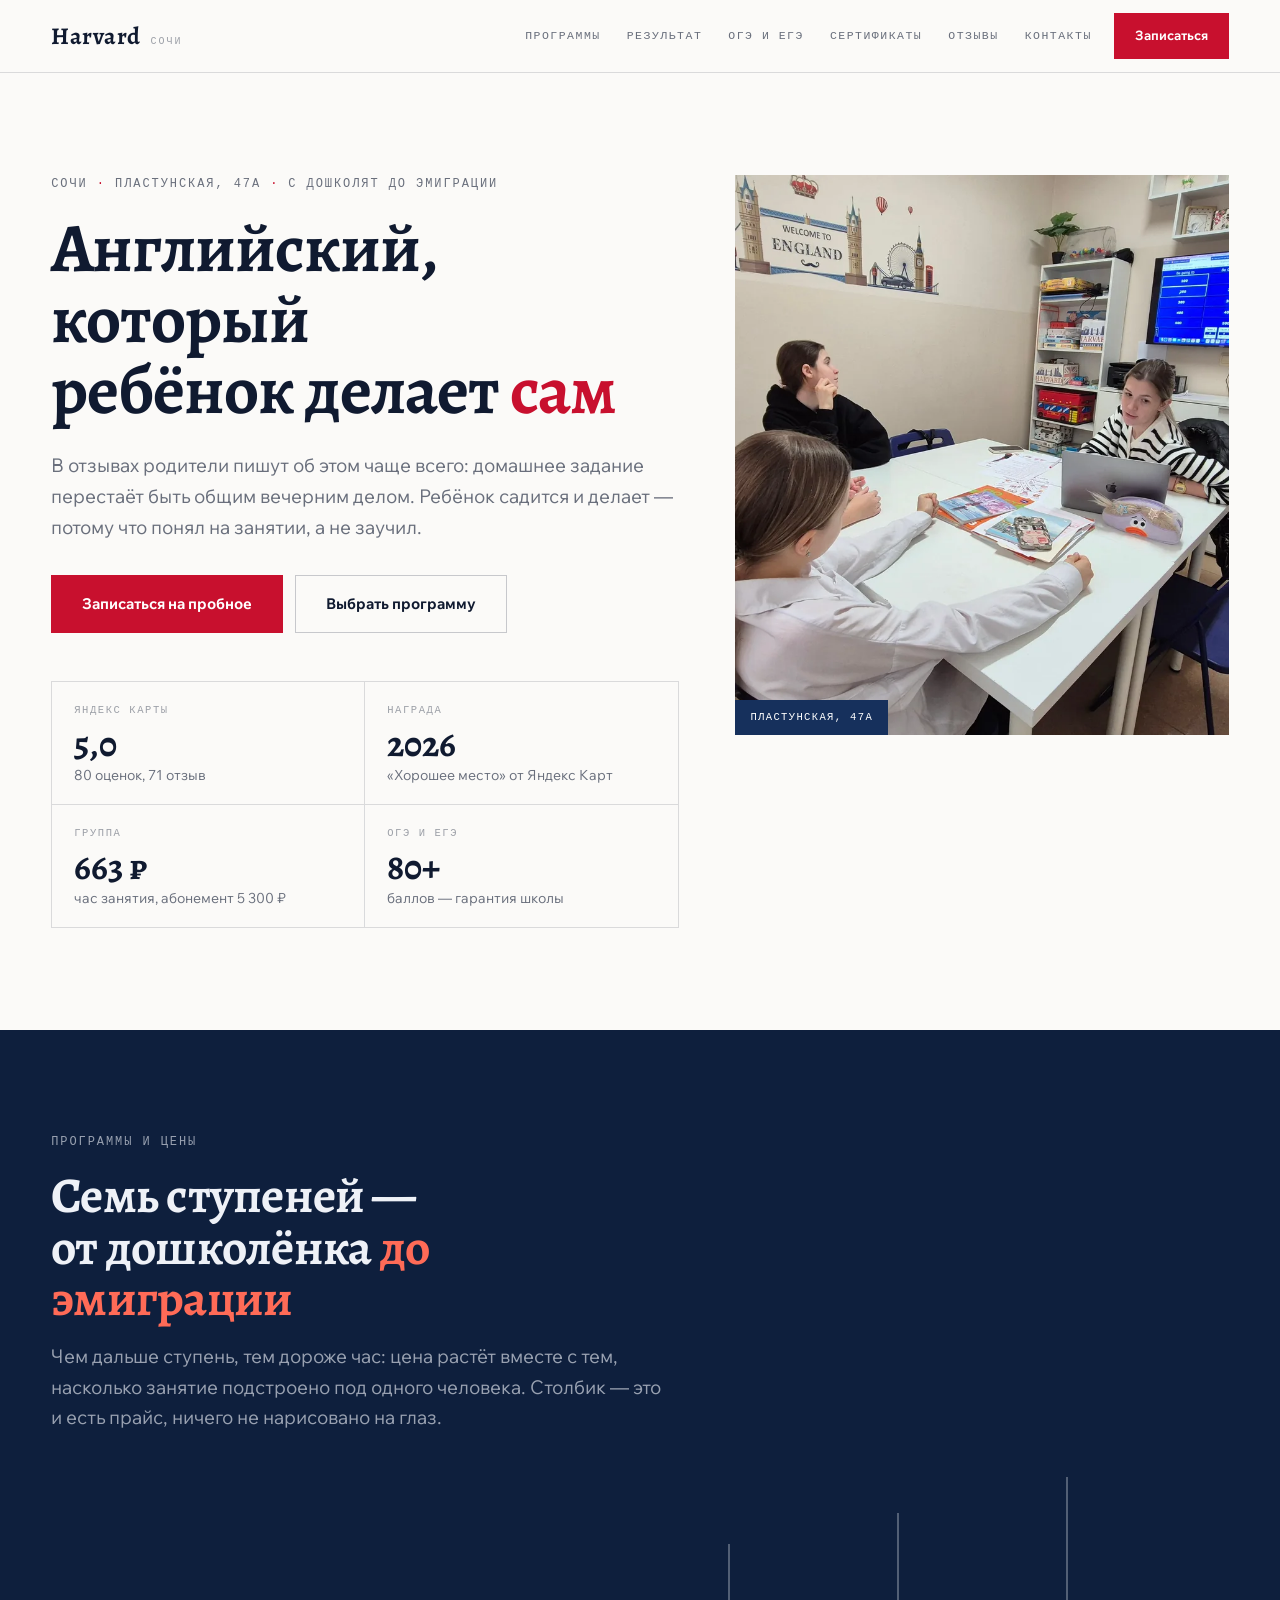
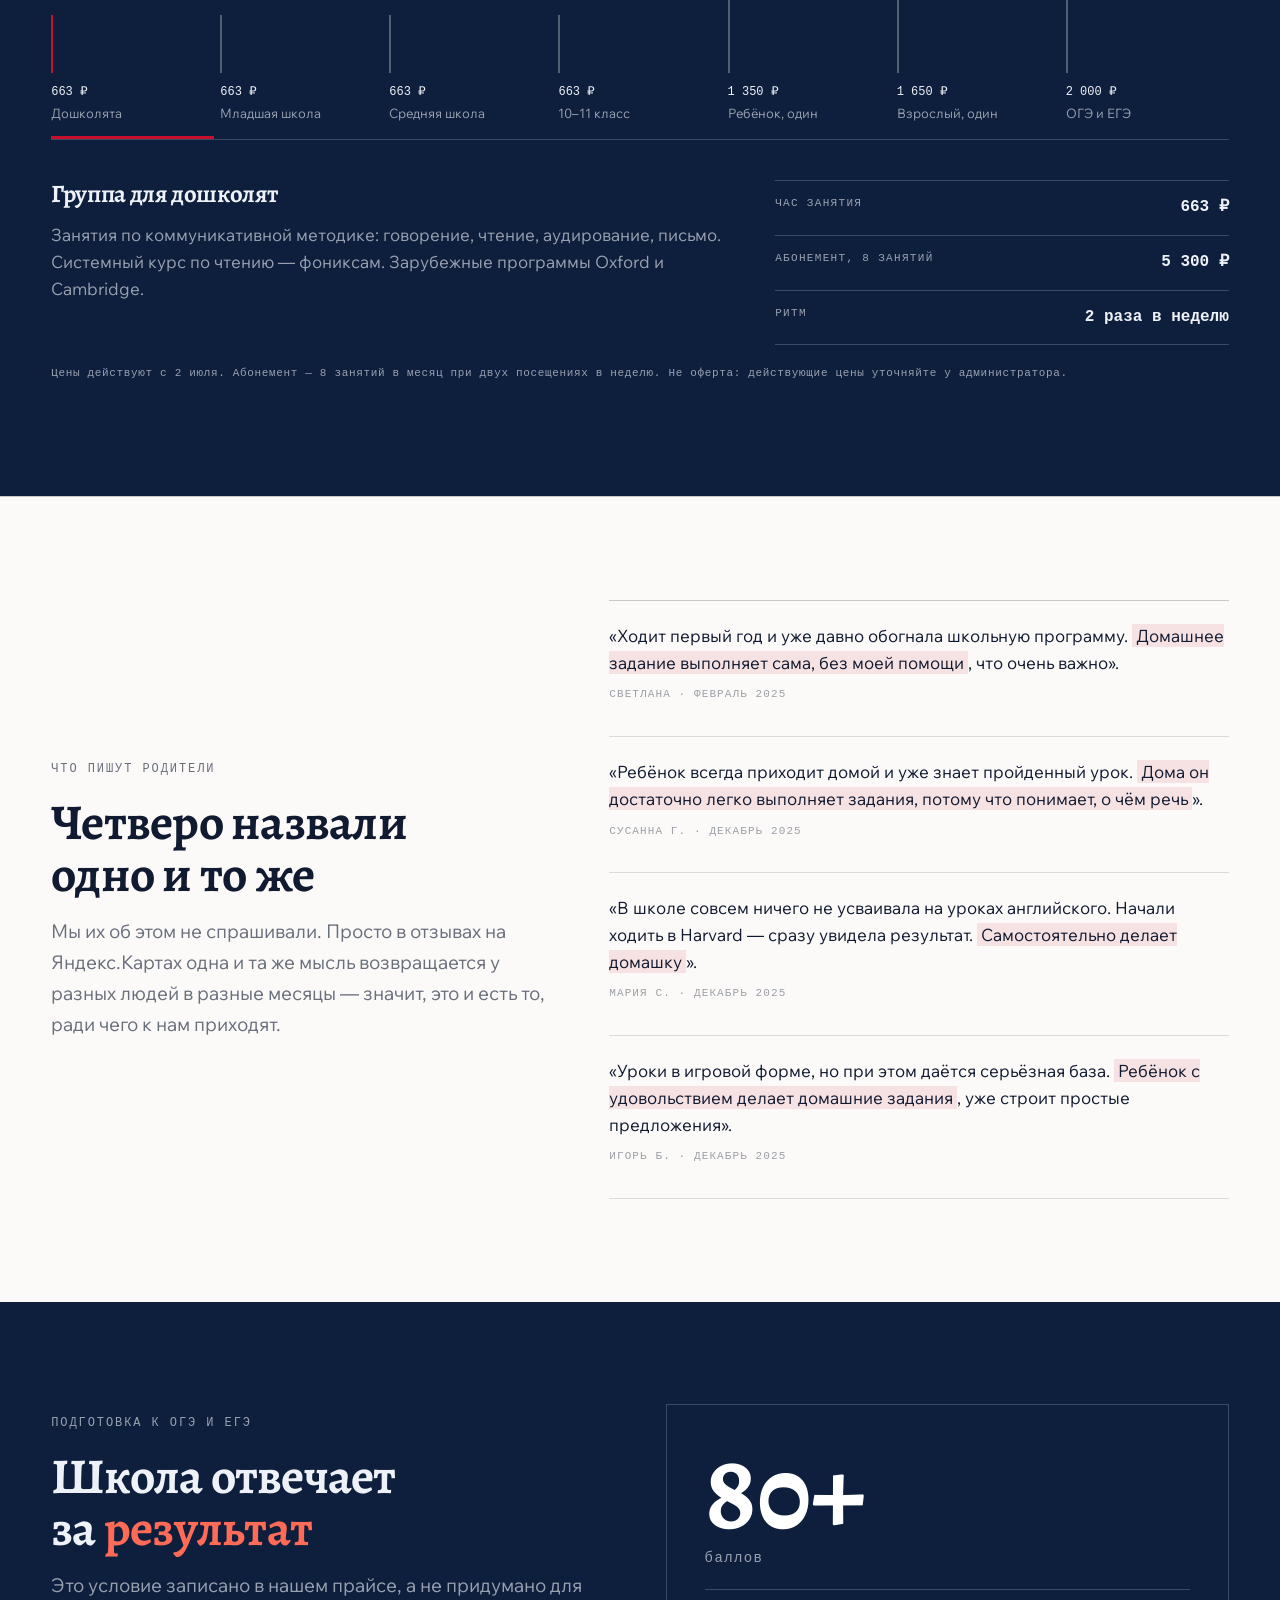
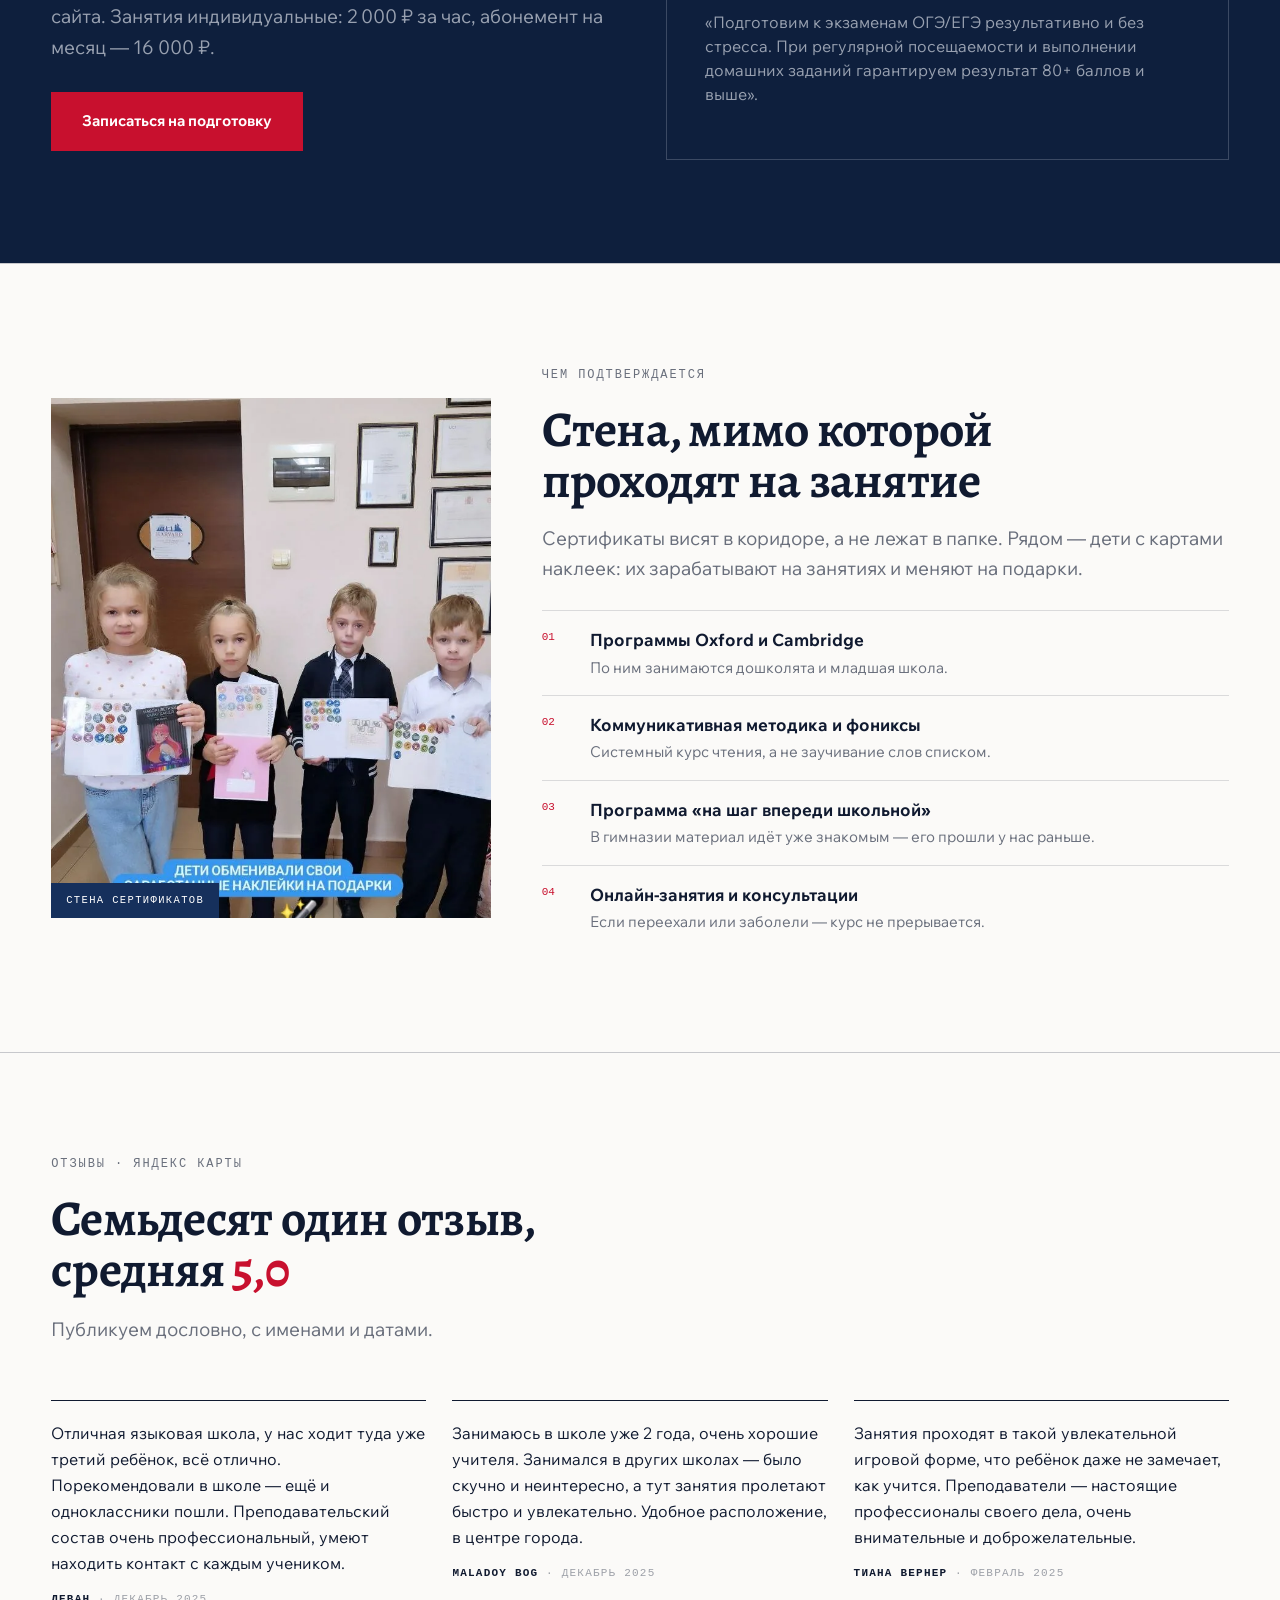
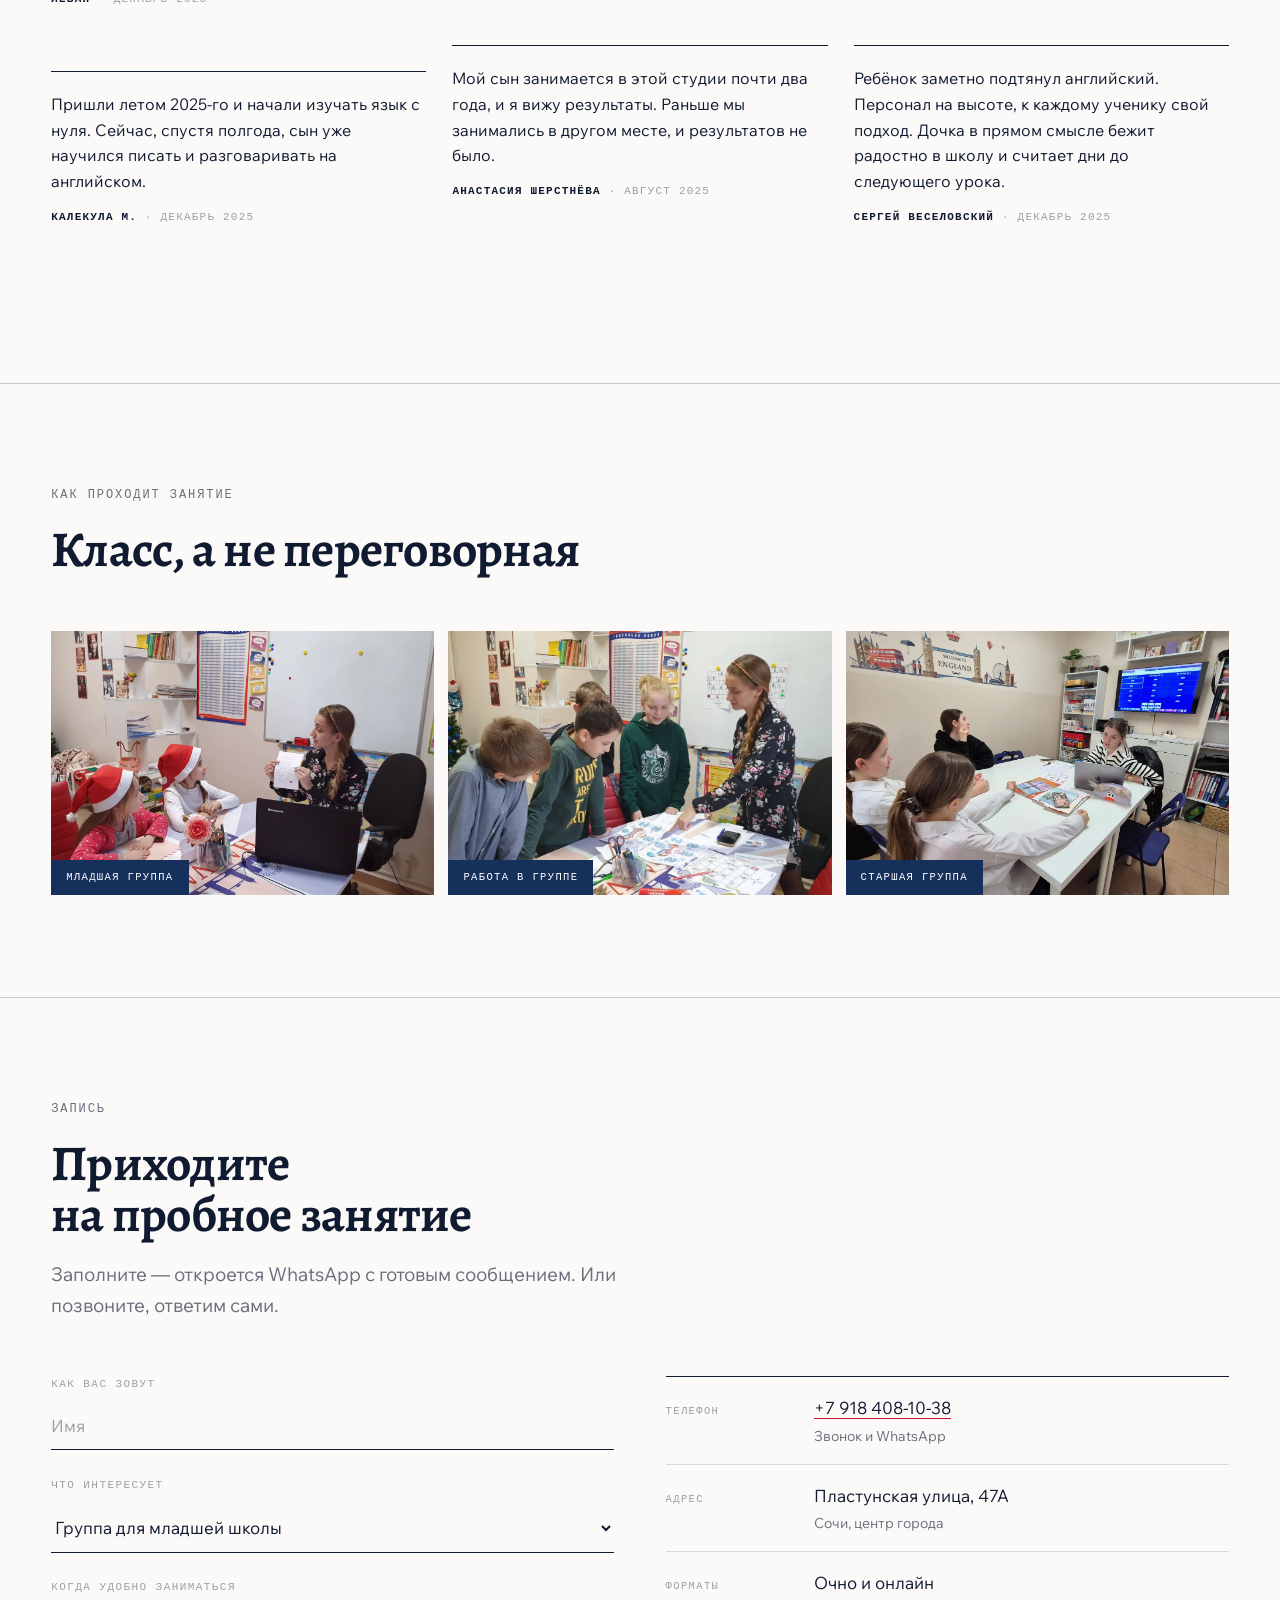
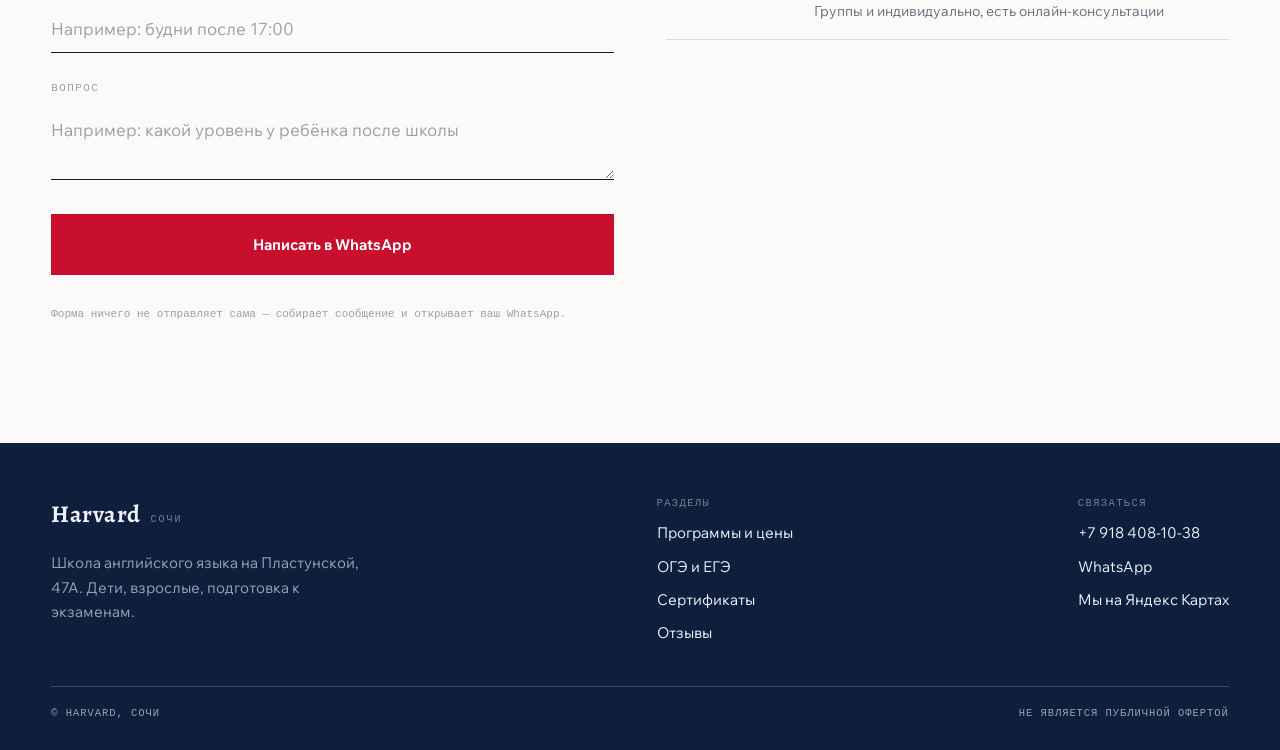
<file: harvard/index.html>
<!doctype html>
<html lang="ru">
<head>
<meta charset="utf-8">
<meta name="viewport" content="width=device-width, initial-scale=1">
<title>Harvard — школа английского языка в Сочи, Пластунская 47А</title>
<meta name="description" content="Школа английского в Сочи: дошколята, школьники, взрослые, подготовка к ОГЭ и ЕГЭ. Группы от 663 ₽ за час, индивидуально от 1350 ₽. Рейтинг 5,0 на Яндекс.Картах, 71 отзыв.">
<meta property="og:title" content="Harvard — школа английского языка в Сочи">
<meta property="og:description" content="От дошколят до эмиграции. 5,0 при 80 оценках, 71 отзыв, «Хорошее место 2026».">
<meta property="og:image" content="assets/photo/class-teens.jpg">
<meta name="theme-color" content="#16305c">
<link rel="preconnect" href="https://fonts.googleapis.com">
<link rel="preconnect" href="https://fonts.gstatic.com" crossorigin>
<link href="https://fonts.googleapis.com/css2?family=Alegreya:wght@500;700&family=Wix+Madefor+Text:wght@400;500;700&family=Ubuntu+Sans+Mono:wght@400;500&display=swap" rel="stylesheet">
<link rel="stylesheet" href="assets/css/style.css">
<script type="application/ld+json">
{
  "@context": "https://schema.org",
  "@type": "LanguageSchool",
  "name": "Harvard",
  "description": "Школа английского языка в Сочи: дети, взрослые, подготовка к ОГЭ и ЕГЭ.",
  "address": { "@type": "PostalAddress", "streetAddress": "Пластунская улица, 47А", "addressLocality": "Сочи", "addressCountry": "RU" },
  "telephone": "+79184081038",
  "aggregateRating": { "@type": "AggregateRating", "ratingValue": "5.0", "reviewCount": "71", "bestRating": "5" }
}
</script>
</head>
<body>

<header class="hdr">
  <div class="wrap hdr-in">
    <a class="mark" href="#top"><b>Harvard</b><span>Сочи</span></a>
    <nav class="nav">
      <a href="#programs">Программы</a>
      <a href="#homework">Результат</a>
      <a href="#exam">ОГЭ и ЕГЭ</a>
      <a href="#certs">Сертификаты</a>
      <a href="#reviews">Отзывы</a>
      <a href="#book">Контакты</a>
    </nav>
    <a class="btn btn-solid" href="#book">Записаться</a>
  </div>
</header>

<main id="top">

  <!-- ═══ ПЕРВЫЙ ЭКРАН ═══ -->
  <section class="hero">
    <div class="wrap hero-grid">
      <div>
        <p class="eyebrow">Сочи <span class="dot">·</span> Пластунская, 47А <span class="dot">·</span> с дошколят до эмиграции</p>

        <h1>Английский, который<br>ребёнок делает <span class="accent">сам</span></h1>

        <p class="lede">
          В отзывах родители пишут об этом чаще всего: домашнее задание
          перестаёт быть общим вечерним делом. Ребёнок садится и делает —
          потому что понял на занятии, а не заучил.
        </p>

        <div class="hero-cta">
          <a class="btn btn-solid" href="#book">Записаться на пробное</a>
          <a class="btn btn-line" href="#programs">Выбрать программу</a>
        </div>

        <div class="facts">
          <div class="fact">
            <div class="fact-k">Яндекс Карты</div>
            <div class="fact-v">5,0</div>
            <div class="fact-n">80 оценок, 71 отзыв</div>
          </div>
          <div class="fact">
            <div class="fact-k">Награда</div>
            <div class="fact-v">2026</div>
            <div class="fact-n">«Хорошее место» от Яндекс Карт</div>
          </div>
          <div class="fact">
            <div class="fact-k">Группа</div>
            <div class="fact-v">663 ₽</div>
            <div class="fact-n">час занятия, абонемент 5 300 ₽</div>
          </div>
          <div class="fact">
            <div class="fact-k">ОГЭ и ЕГЭ</div>
            <div class="fact-v">80+</div>
            <div class="fact-n">баллов — гарантия школы</div>
          </div>
        </div>
      </div>

      <figure class="shot">
        <picture>
          <source srcset="assets/photo/class-teens.webp" type="image/webp">
          <img src="assets/photo/class-teens.jpg" width="1600" height="901"
               alt="Занятие со старшеклассниками в школе Harvard, на экране грамматическая игра">
        </picture>
        <figcaption>Пластунская, 47А</figcaption>
      </figure>
    </div>
  </section>

  <!-- ═══ ПОДПИСЬ ПРОЕКТА: ЛЕСТНИЦА ПРОГРАММ ═══ -->
  <section class="dark" id="programs">
    <div class="wrap">
      <div class="stair-head">
        <div class="section-head" style="margin:0">
          <p class="eyebrow">Программы и цены</p>
          <h2>Семь ступеней —<br>от дошколёнка <span class="accent">до эмиграции</span></h2>
          <p class="lede" style="margin-top:16px">
            Чем дальше ступень, тем дороже час: цена растёт вместе с тем,
            насколько занятие подстроено под одного человека. Столбик —
            это и есть прайс, ничего не нарисовано на глаз.
          </p>
        </div>
      </div>

      <div class="stairs" id="stairs" role="tablist" aria-label="Программы школы"></div>

      <div id="stair-panels"></div>

      <p class="stair-note">
        Цены действуют с 2 июля. Абонемент — 8 занятий
        в месяц при двух посещениях в неделю. Не оферта: действующие
        цены уточняйте у администратора.
      </p>
    </div>
  </section>

  <!-- ═══ ДОМАШКА ═══ -->
  <section id="homework">
    <div class="wrap hw">
      <div>
        <p class="eyebrow">Что пишут родители</p>
        <h2>Четверо назвали<br>одно и то же</h2>
        <p class="lede" style="margin-top:16px">
          Мы их об этом не спрашивали. Просто в отзывах на Яндекс.Картах
          одна и та же мысль возвращается у разных людей в разные месяцы —
          значит, это и есть то, ради чего к нам приходят.
        </p>
      </div>

      <div class="quotes">
        <div class="quote">
          <p>«Ходит первый год и уже давно обогнала школьную программу. <em>Домашнее задание выполняет сама, без моей помощи</em>, что очень важно».</p>
          <p class="who">Светлана · февраль 2025</p>
        </div>
        <div class="quote">
          <p>«Ребёнок всегда приходит домой и уже знает пройденный урок. <em>Дома он достаточно легко выполняет задания, потому что понимает, о чём речь</em>».</p>
          <p class="who">Сусанна Г. · декабрь 2025</p>
        </div>
        <div class="quote">
          <p>«В школе совсем ничего не усваивала на уроках английского. Начали ходить в Harvard — сразу увидела результат. <em>Самостоятельно делает домашку</em>».</p>
          <p class="who">Мария С. · декабрь 2025</p>
        </div>
        <div class="quote">
          <p>«Уроки в игровой форме, но при этом даётся серьёзная база. <em>Ребёнок с удовольствием делает домашние задания</em>, уже строит простые предложения».</p>
          <p class="who">Игорь Б. · декабрь 2025</p>
        </div>
      </div>
    </div>
  </section>

  <!-- ═══ ЭКЗАМЕНЫ ═══ -->
  <section class="dark" id="exam">
    <div class="wrap exam">
      <div>
        <p class="eyebrow">Подготовка к ОГЭ и ЕГЭ</p>
        <h2>Школа отвечает<br>за <span class="accent">результат</span></h2>
        <p class="lede" style="margin-top:16px">
          Это условие записано в нашем прайсе, а не придумано для сайта.
          Занятия индивидуальные: 2 000 ₽ за час, абонемент на месяц —
          16 000 ₽.
        </p>
        <a class="btn btn-solid" href="#book" style="margin-top:30px">Записаться на подготовку</a>
      </div>

      <div class="score">
        <div class="score-v">80+<small>баллов</small></div>
        <p class="score-q">
          «Подготовим к экзаменам ОГЭ/ЕГЭ результативно и без стресса.
          При регулярной посещаемости и выполнении домашних заданий
          гарантируем результат 80+ баллов и выше».
        </p>
      </div>
    </div>
  </section>

  <!-- ═══ СЕРТИФИКАТЫ ═══ -->
  <section id="certs">
    <div class="wrap certs">
      <figure class="shot">
        <picture>
          <source srcset="assets/photo/certificates.webp" type="image/webp">
          <img src="assets/photo/certificates.jpg" width="720" height="1280"
               alt="Стена с сертификатами школы Harvard и ученики с картами наклеек">
        </picture>
        <figcaption>Стена сертификатов</figcaption>
      </figure>

      <div>
        <p class="eyebrow">Чем подтверждается</p>
        <h2>Стена, мимо которой<br>проходят на занятие</h2>
        <p class="lede" style="margin-top:16px">
          Сертификаты висят в коридоре, а не лежат в папке. Рядом — дети
          с картами наклеек: их зарабатывают на занятиях и меняют
          на подарки.
        </p>

        <ul class="cert-list">
          <li><span class="k">01</span><div><b>Программы Oxford и Cambridge</b><p>По ним занимаются дошколята и младшая школа.</p></div></li>
          <li><span class="k">02</span><div><b>Коммуникативная методика и фониксы</b><p>Системный курс чтения, а не заучивание слов списком.</p></div></li>
          <li><span class="k">03</span><div><b>Программа «на шаг впереди школьной»</b><p>В гимназии материал идёт уже знакомым — его прошли у нас раньше.</p></div></li>
          <li><span class="k">04</span><div><b>Онлайн-занятия и консультации</b><p>Если переехали или заболели — курс не прерывается.</p></div></li>
        </ul>
      </div>
    </div>
  </section>

  <!-- ═══ ОТЗЫВЫ ═══ -->
  <section id="reviews">
    <div class="wrap">
      <div class="section-head">
        <p class="eyebrow">Отзывы · Яндекс Карты</p>
        <h2>Семьдесят один отзыв,<br>средняя <span class="accent">5,0</span></h2>
        <p class="lede">Публикуем дословно, с именами и датами.</p>
      </div>

      <div class="reviews">
        <article class="review">
          <p>Отличная языковая школа, у нас ходит туда уже третий ребёнок, всё отлично. Порекомендовали в школе — ещё и одноклассники пошли. Преподавательский состав очень профессиональный, умеют находить контакт с каждым учеником.</p>
          <p class="who"><b>Леван</b> · декабрь 2025</p>
        </article>

        <article class="review">
          <p>Пришли летом 2025-го и начали изучать язык с нуля. Сейчас, спустя полгода, сын уже научился писать и разговаривать на английском.</p>
          <p class="who"><b>Калекула М.</b> · декабрь 2025</p>
        </article>

        <article class="review">
          <p>Занимаюсь в школе уже 2 года, очень хорошие учителя. Занимался в других школах — было скучно и неинтересно, а тут занятия пролетают быстро и увлекательно. Удобное расположение, в центре города.</p>
          <p class="who"><b>Maladoy Bog</b> · декабрь 2025</p>
        </article>

        <article class="review">
          <p>Мой сын занимается в этой студии почти два года, и я вижу результаты. Раньше мы занимались в другом месте, и результатов не было.</p>
          <p class="who"><b>Анастасия Шерстнёва</b> · август 2025</p>
        </article>

        <article class="review">
          <p>Занятия проходят в такой увлекательной игровой форме, что ребёнок даже не замечает, как учится. Преподаватели — настоящие профессионалы своего дела, очень внимательные и доброжелательные.</p>
          <p class="who"><b>Тиана Вернер</b> · февраль 2025</p>
        </article>

        <article class="review">
          <p>Ребёнок заметно подтянул английский. Персонал на высоте, к каждому ученику свой подход. Дочка в прямом смысле бежит радостно в школу и считает дни до следующего урока.</p>
          <p class="who"><b>Сергей Веселовский</b> · декабрь 2025</p>
        </article>
      </div>
    </div>
  </section>

  <!-- ═══ ФОТОГРАФИИ ═══ -->
  <section id="photos">
    <div class="wrap">
      <div class="section-head">
        <p class="eyebrow">Как проходит занятие</p>
        <h2>Класс, а не переговорная</h2>
      </div>

      <div class="photos">
        <figure class="shot">
          <picture><source srcset="assets/photo/class-juniors.webp" type="image/webp">
          <img src="assets/photo/class-juniors.jpg" loading="lazy" alt="Занятие с младшими школьниками, на стене алфавит и таблица неправильных глаголов"></picture>
          <figcaption>Младшая группа</figcaption>
        </figure>
        <figure class="shot">
          <picture><source srcset="assets/photo/class-group.webp" type="image/webp">
          <img src="assets/photo/class-group.jpg" loading="lazy" alt="Групповая работа за столом с преподавателем"></picture>
          <figcaption>Работа в группе</figcaption>
        </figure>
        <figure class="shot">
          <picture><source srcset="assets/photo/class-teens.webp" type="image/webp">
          <img src="assets/photo/class-teens.jpg" loading="lazy" alt="Старшеклассники на занятии, грамматическая игра на экране"></picture>
          <figcaption>Старшая группа</figcaption>
        </figure>
      </div>
    </div>
  </section>

  <!-- ═══ ЗАПИСЬ ═══ -->
  <section id="book">
    <div class="wrap">
      <div class="section-head">
        <p class="eyebrow">Запись</p>
        <h2>Приходите<br>на пробное занятие</h2>
        <p class="lede">Заполните — откроется WhatsApp с готовым сообщением. Или позвоните, ответим сами.</p>
      </div>

      <div class="book">
        <form class="form" id="book-form" novalidate>
          <div>
            <label class="fl" for="f-name">Как вас зовут</label>
            <input id="f-name" name="name" type="text" autocomplete="name" placeholder="Имя" required>
          </div>
          <div>
            <label class="fl" for="f-prog">Что интересует</label>
            <select id="f-prog" name="prog">
              <option>Группа для дошколят</option>
              <option selected>Группа для младшей школы</option>
              <option>Группа для средней школы</option>
              <option>Группа для 10–11 классов</option>
              <option>Индивидуально, ребёнок</option>
              <option>Индивидуально, взрослый</option>
              <option>Подготовка к ОГЭ или ЕГЭ</option>
            </select>
          </div>
          <div>
            <label class="fl" for="f-when">Когда удобно заниматься</label>
            <input id="f-when" name="when" type="text" placeholder="Например: будни после 17:00">
          </div>
          <div>
            <label class="fl" for="f-note">Вопрос</label>
            <textarea id="f-note" name="note" placeholder="Например: какой уровень у ребёнка после школы"></textarea>
          </div>
          <button class="btn btn-solid btn-block" type="submit">Написать в WhatsApp</button>
          <p class="form-note" id="form-note">Форма ничего не отправляет сама — собирает сообщение и открывает ваш WhatsApp.</p>
        </form>

        <div>
          <div class="info">
            <div class="info-row">
              <div class="info-k">Телефон</div>
              <div class="info-v"><a href="tel:+79184081038">+7 918 408-10-38</a><small>Звонок и WhatsApp</small></div>
            </div>
            <div class="info-row">
              <div class="info-k">Адрес</div>
              <div class="info-v">Пластунская улица, 47А<small>Сочи, центр города</small></div>
            </div>
            <div class="info-row">
              <div class="info-k">Форматы</div>
              <div class="info-v">Очно и онлайн<small>Группы и индивидуально, есть онлайн-консультации</small></div>
            </div>
          </div>
          <iframe class="map" loading="lazy" title="Harvard на карте"
            src="https://yandex.ru/map-widget/v1/org/harvard/174314107809/?ll=39.733495%2C43.601913&z=16"></iframe>
        </div>
      </div>
    </div>
  </section>

</main>

<footer class="ftr">
  <div class="wrap">
    <div class="ftr-in">
      <div class="ftr-col">
        <a class="mark" href="#top"><b>Harvard</b><span>Сочи</span></a>
        <p style="margin:8px 0 0;max-width:32ch;font-size:15px">Школа английского языка на Пластунской, 47А. Дети, взрослые, подготовка к экзаменам.</p>
      </div>
      <div class="ftr-col">
        <span class="fl">Разделы</span>
        <a href="#programs">Программы и цены</a>
        <a href="#exam">ОГЭ и ЕГЭ</a>
        <a href="#certs">Сертификаты</a>
        <a href="#reviews">Отзывы</a>
      </div>
      <div class="ftr-col">
        <span class="fl">Связаться</span>
        <a href="tel:+79184081038">+7 918 408-10-38</a>
        <a href="https://wa.me/79184081038" target="_blank" rel="noopener">WhatsApp</a>
        <a href="https://yandex.ru/maps/org/harvard/174314107809/" target="_blank" rel="noopener">Мы на Яндекс Картах</a>
      </div>
    </div>
    <div class="ftr-bottom">
      <span>© Harvard, Сочи</span>
      <span>Не является публичной офертой</span>
    </div>
  </div>
</footer>

<a class="btn btn-solid fab" href="#book">Записаться на пробное занятие</a>

<script src="assets/js/app.js"></script>
</body>
</html>
</file>
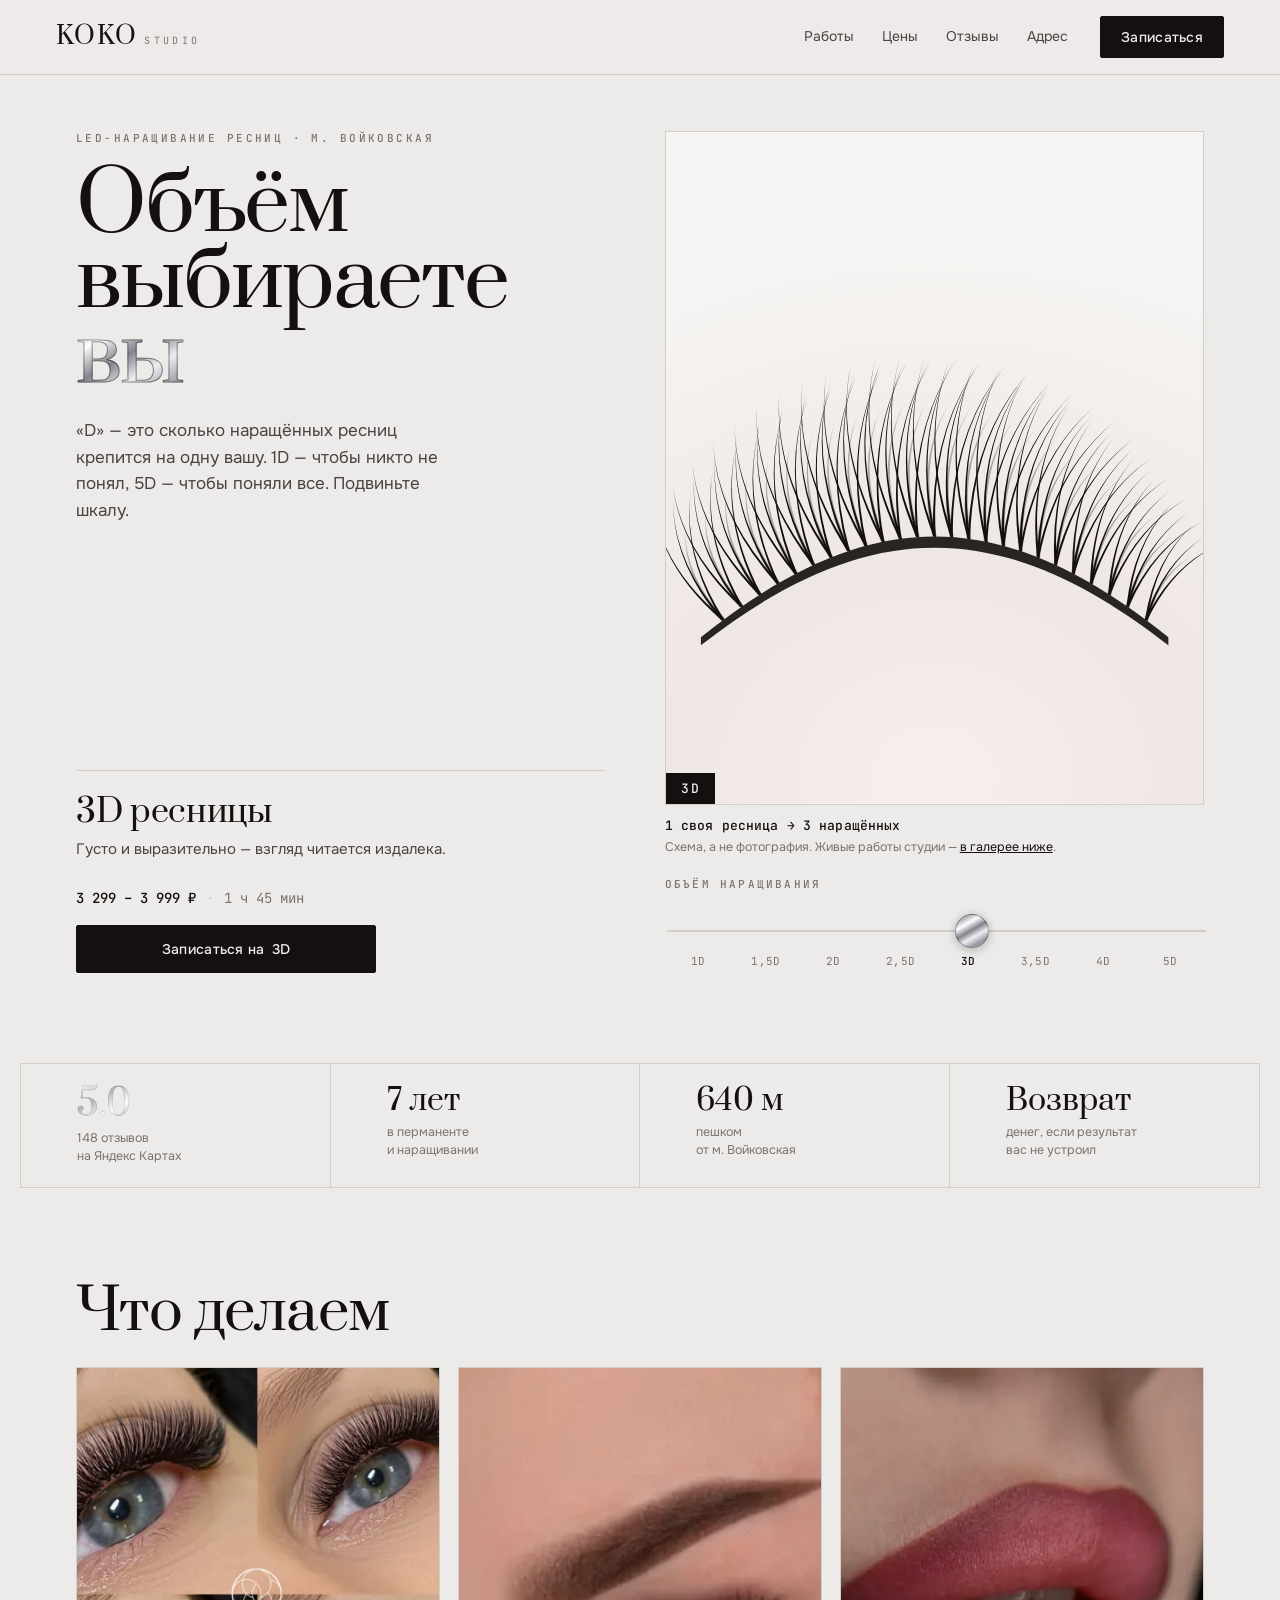
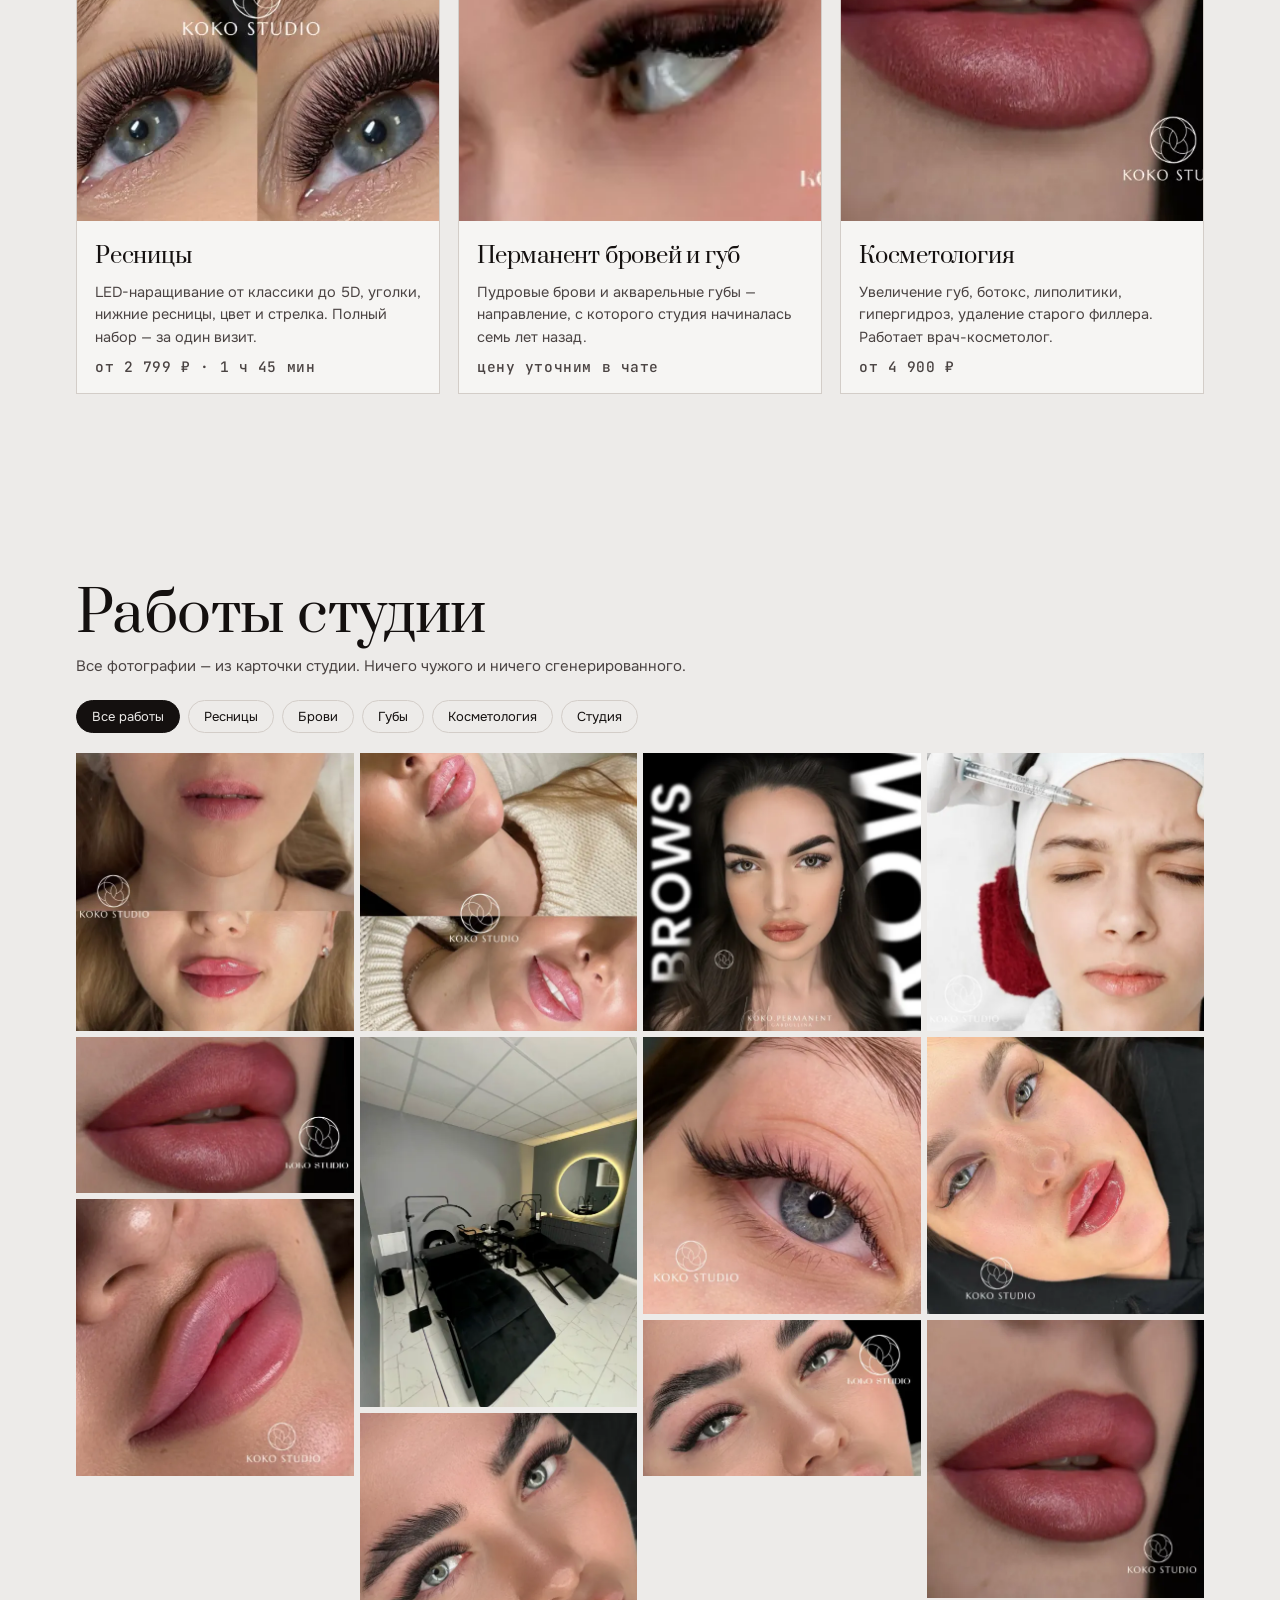
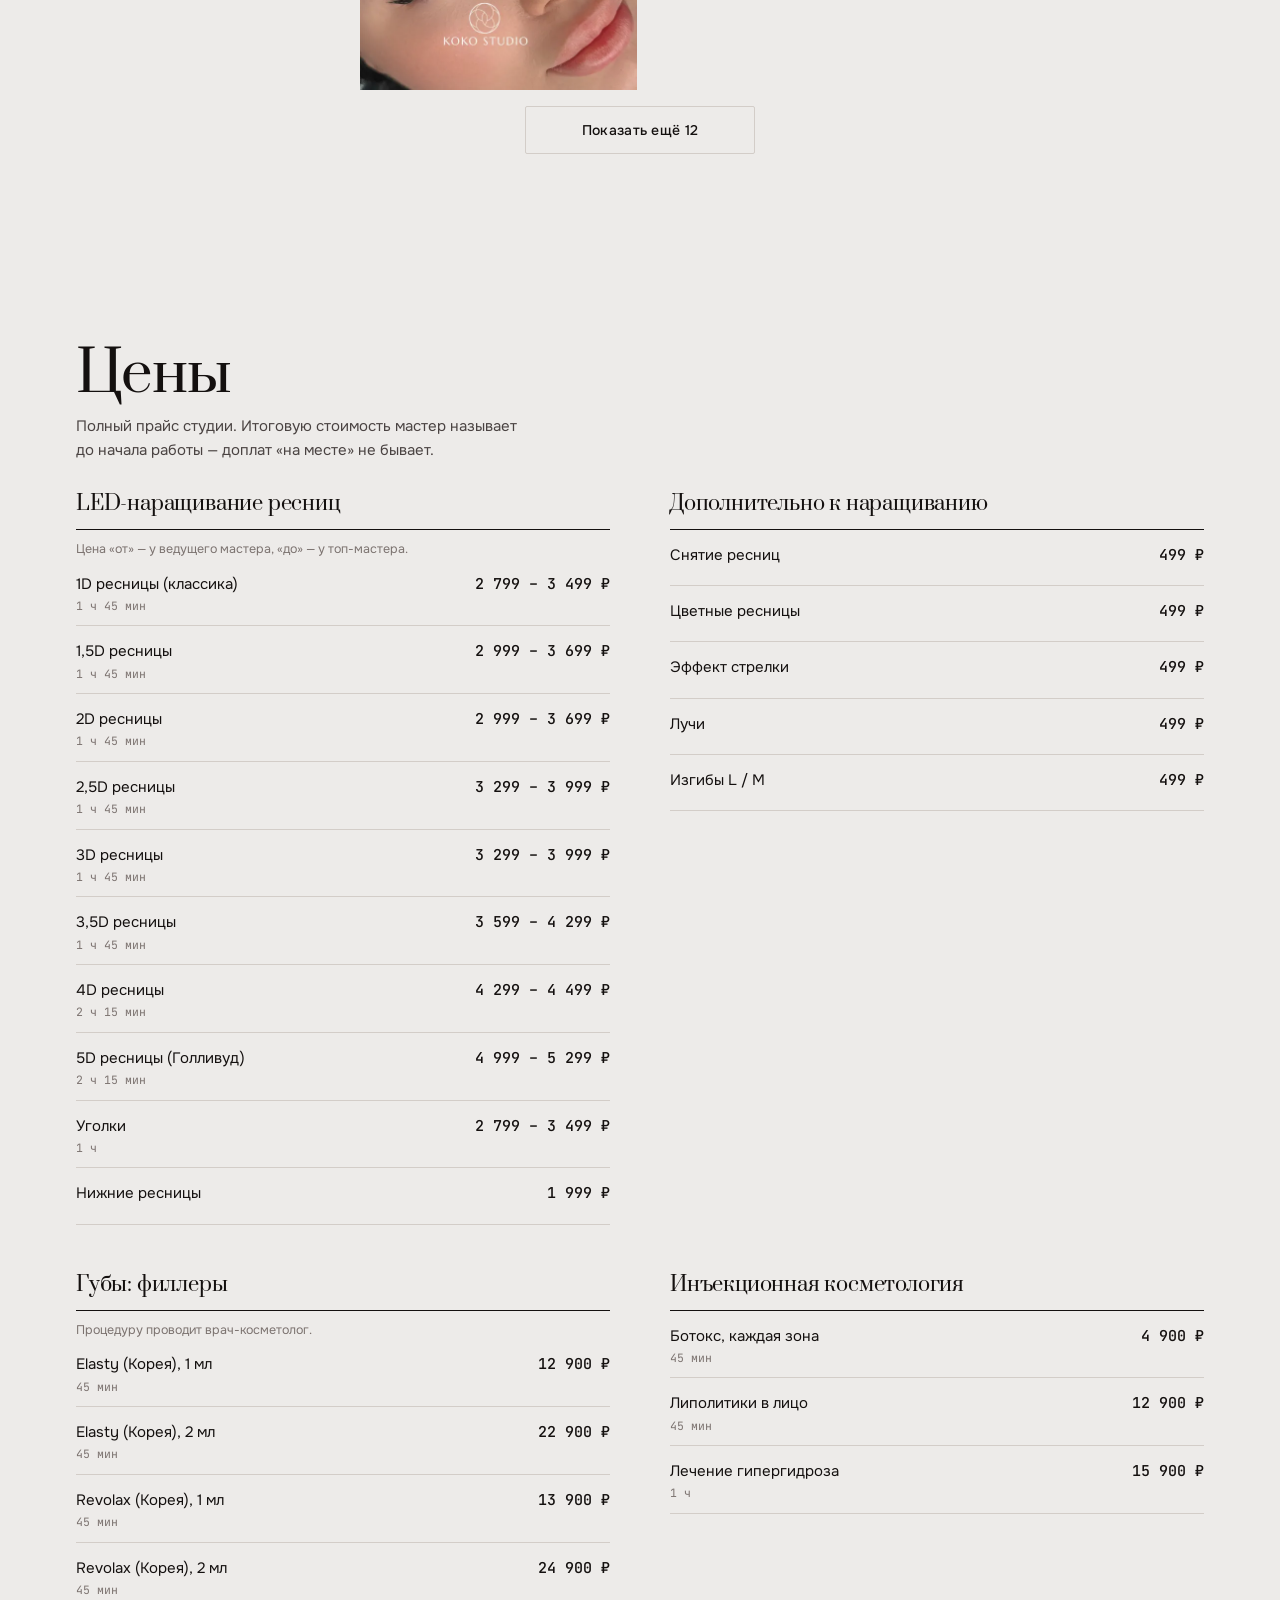
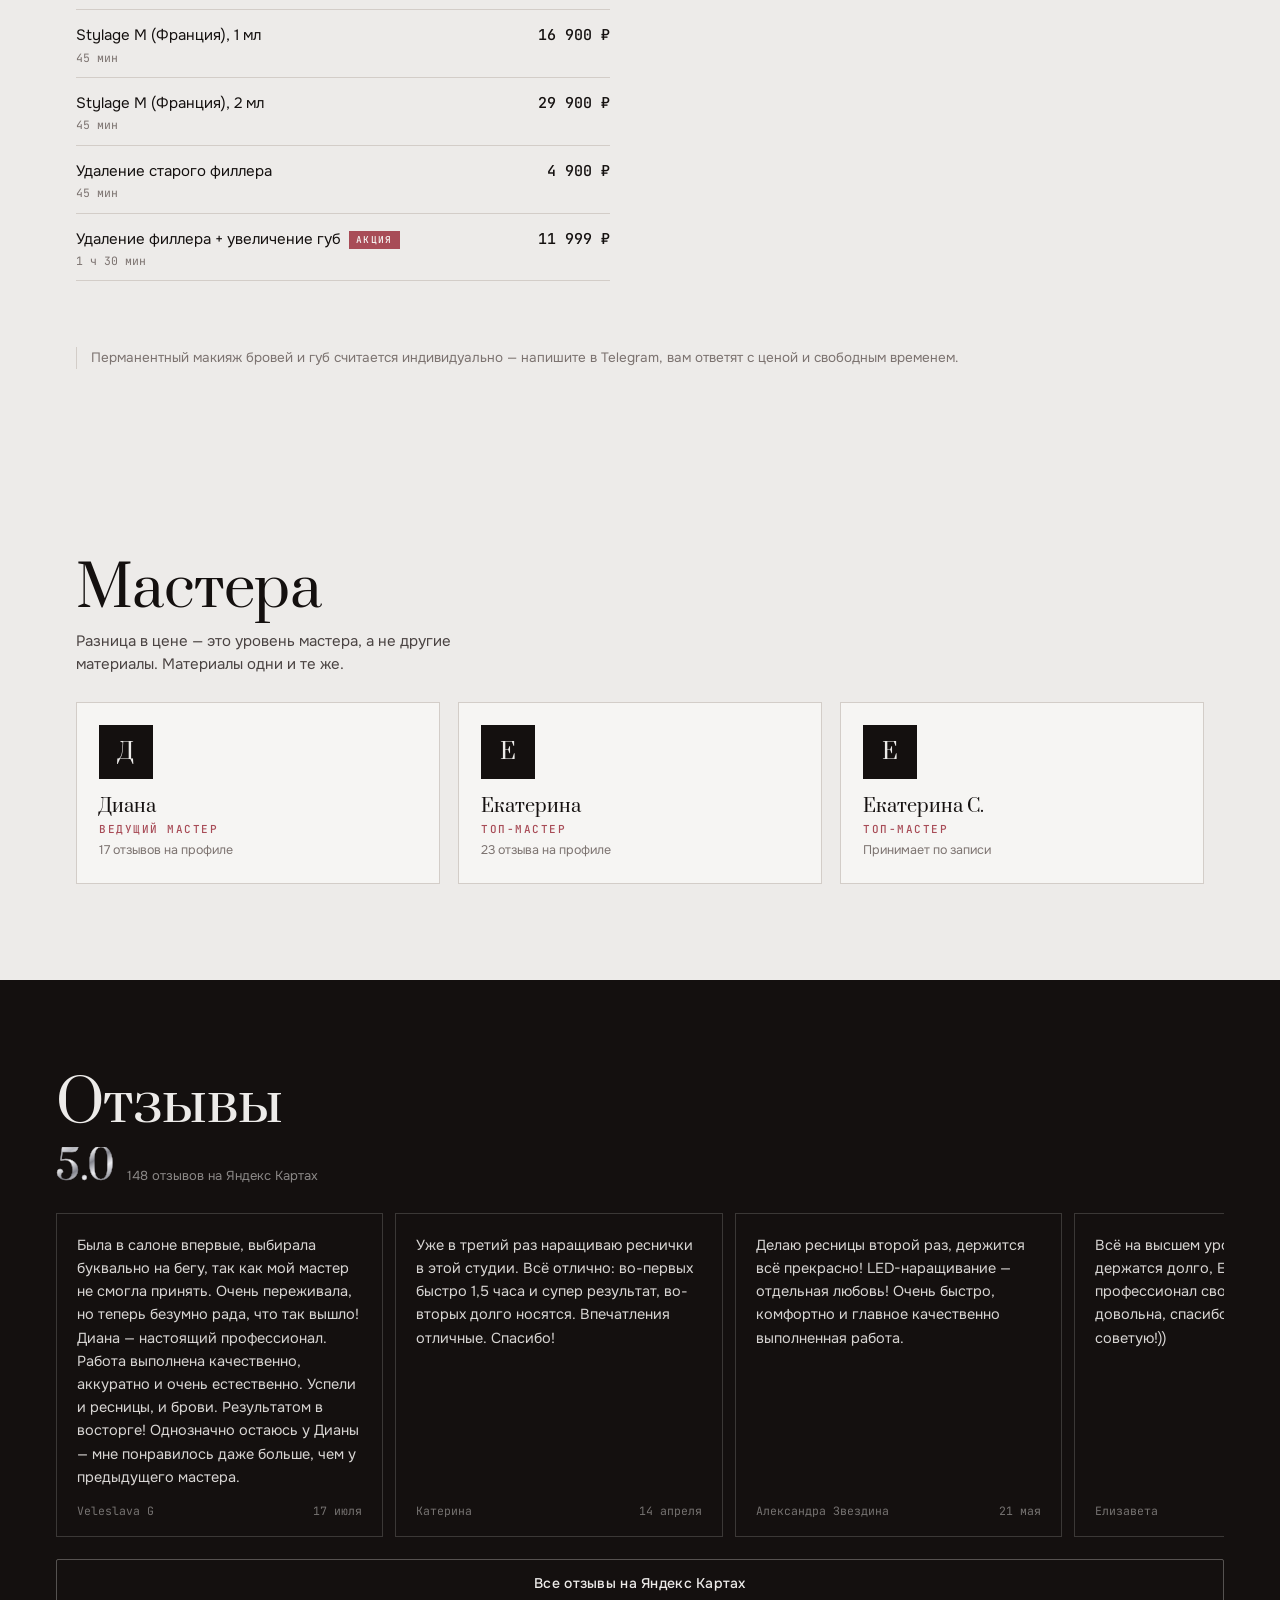
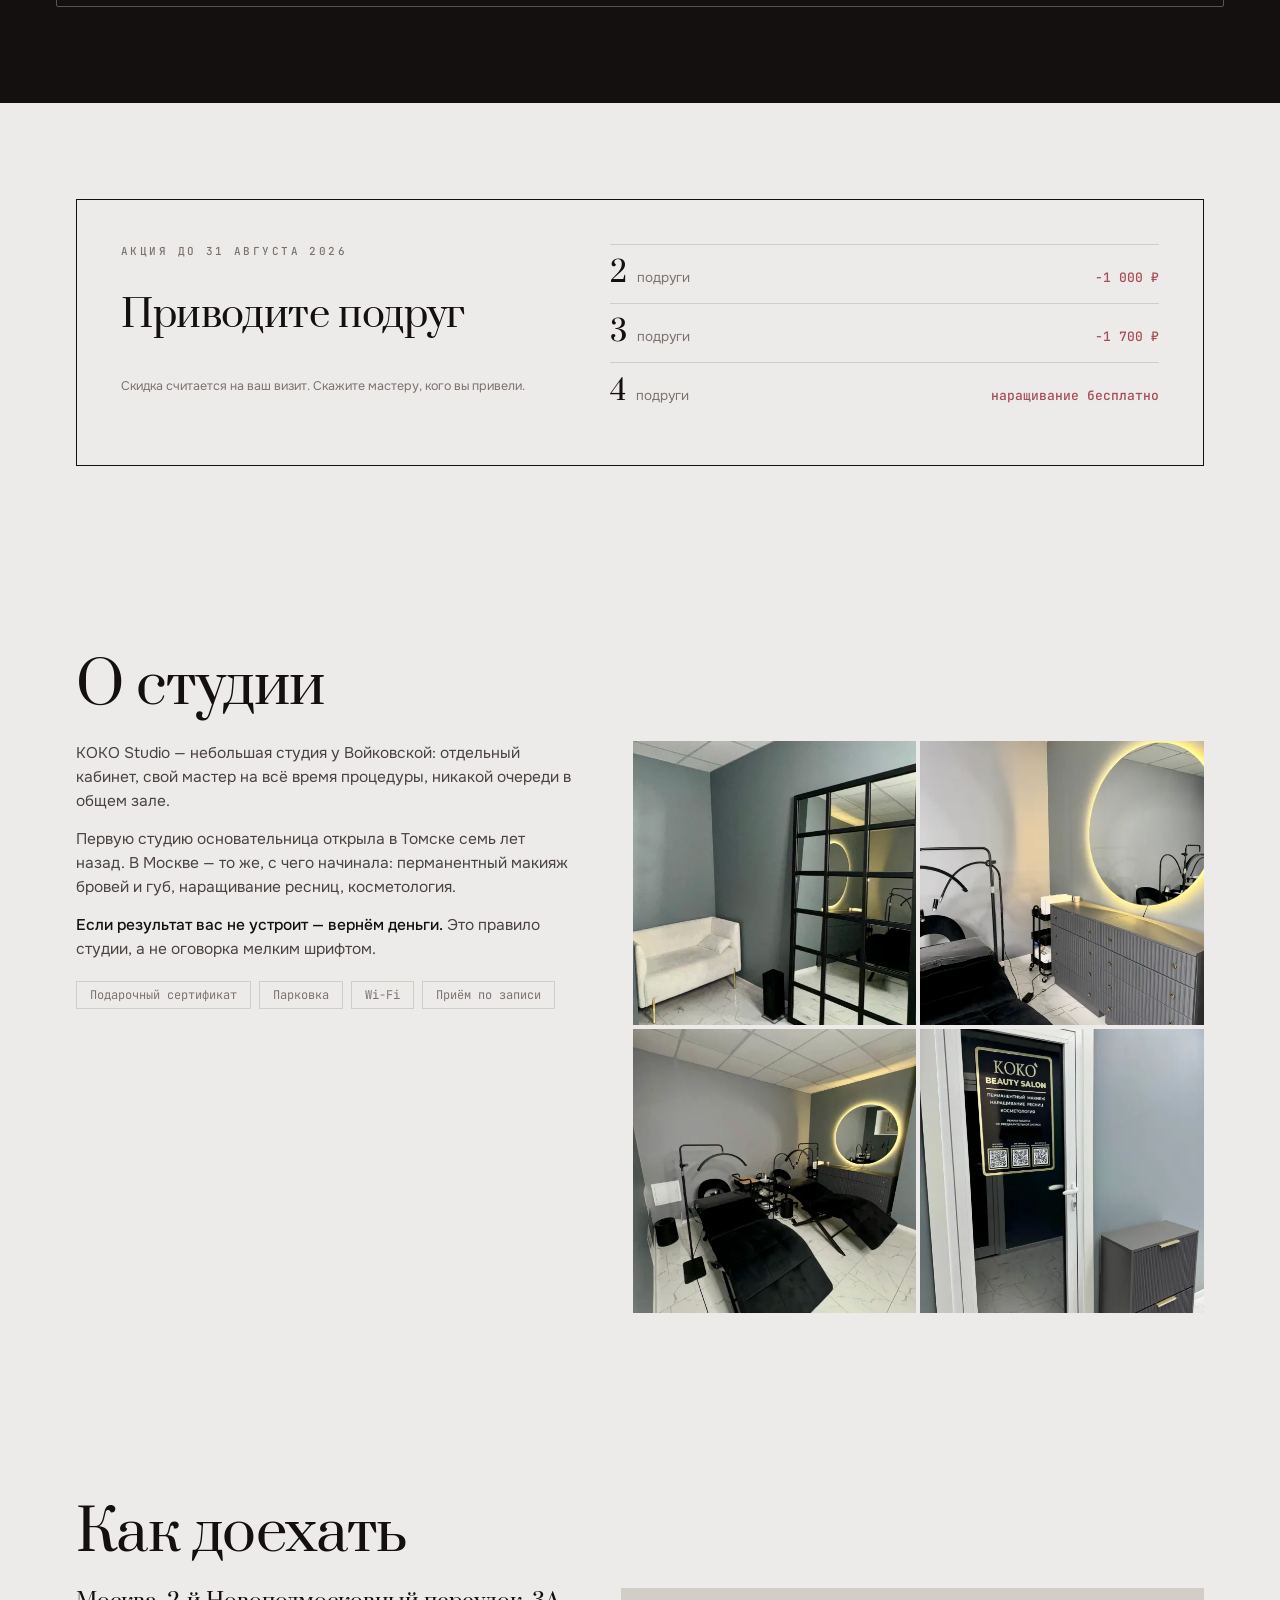
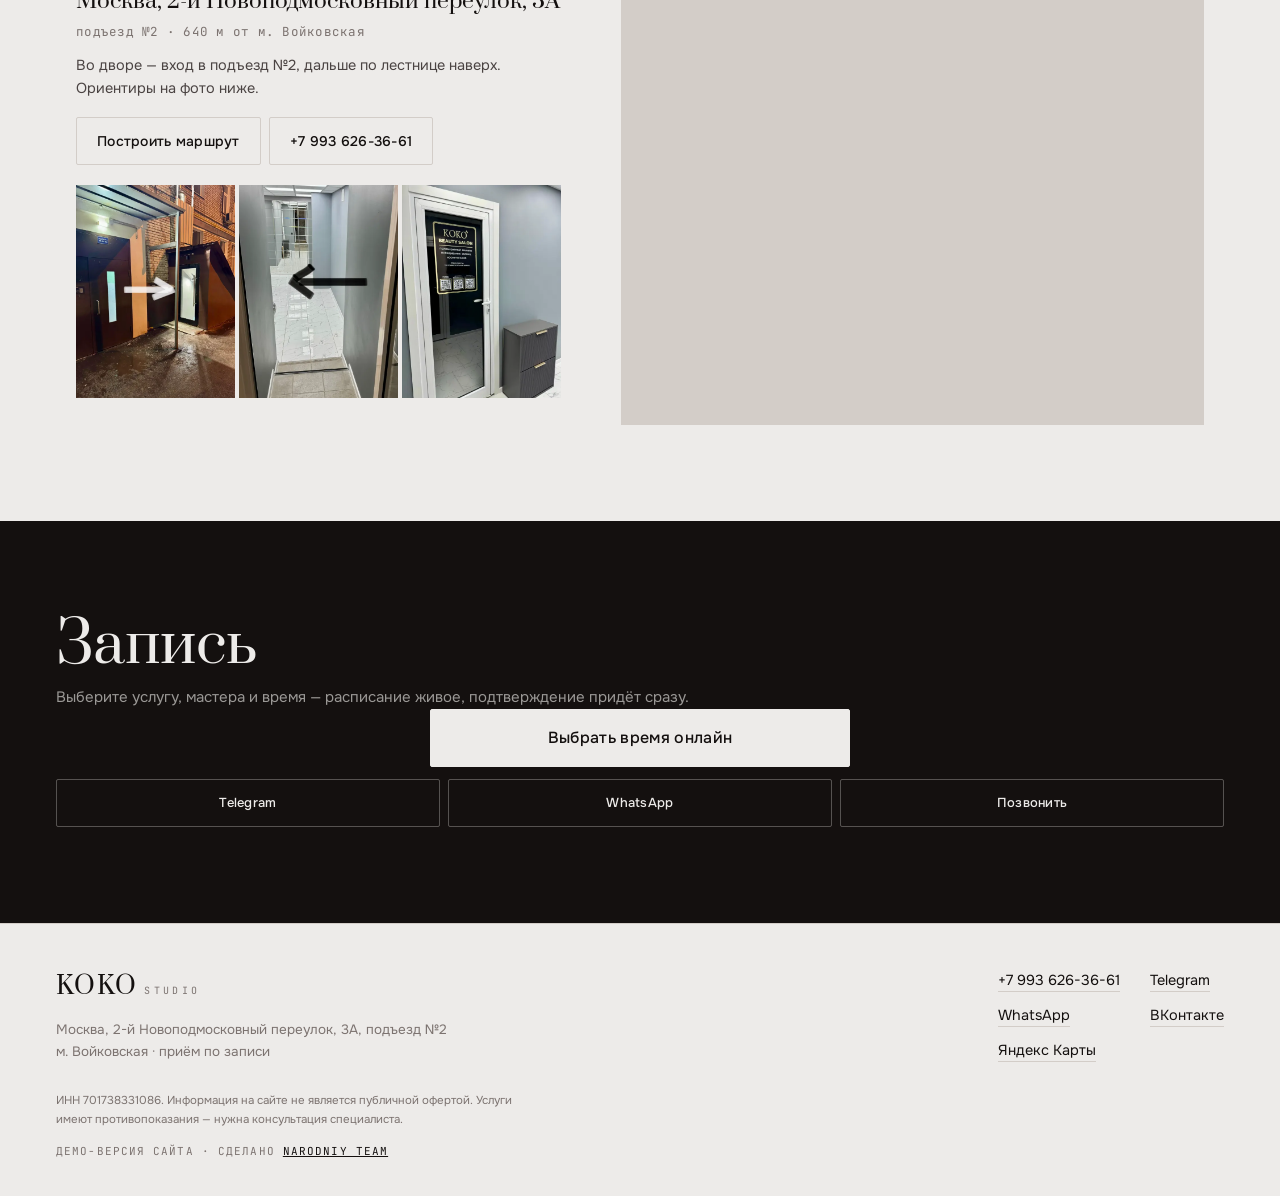
<file: koko/index.html>
<!doctype html>
<html lang="ru">
<head>
<meta charset="utf-8">
<meta name="viewport" content="width=device-width, initial-scale=1, viewport-fit=cover">
<title>KOKO Studio — наращивание ресниц, перманент и косметология у м. Войковская</title>
<meta name="description" content="LED-наращивание ресниц от 2 799 ₽, перманентный макияж бровей и губ, инъекционная косметология. Москва, 2-й Новоподмосковный переулок, 3А, 640 м от м. Войковская. 5.0 на Яндекс Картах, 148 отзывов. Онлайн-запись.">
<meta name="theme-color" content="#EDEBE9">
<meta property="og:title" content="KOKO Studio — ресницы, брови, губы. м. Войковская">
<meta property="og:description" content="LED-наращивание от 2 799 ₽. 5.0 на Яндекс Картах, 148 отзывов. Запись онлайн.">
<meta property="og:type" content="website">
<link rel="icon" href="data:image/svg+xml,%3Csvg xmlns='http://www.w3.org/2000/svg' viewBox='0 0 32 32'%3E%3Crect width='32' height='32' fill='%2314100F'/%3E%3Ctext x='16' y='23' font-family='Georgia,serif' font-size='19' fill='%23EDEBE9' text-anchor='middle'%3EK%3C/text%3E%3C/svg%3E">
<link rel="preconnect" href="https://fonts.googleapis.com">
<link rel="preconnect" href="https://fonts.gstatic.com" crossorigin>
<link href="https://fonts.googleapis.com/css2?family=Prata&family=Onest:wght@300;400;500;600&family=JetBrains+Mono:wght@400;500&display=swap" rel="stylesheet">
<link rel="stylesheet" href="assets/css/style.css">
</head>
<body>

<a class="skip" href="#main">К содержанию</a>

<header class="bar" id="bar">
  <a class="bar__mark" href="#top" aria-label="KOKO Studio, наверх">
    <span class="mark__koko">KOKO</span><span class="mark__studio">studio</span>
  </a>
  <nav class="bar__nav" aria-label="Разделы">
    <a href="#works">Работы</a>
    <a href="#price">Цены</a>
    <a href="#reviews">Отзывы</a>
    <a href="#where">Адрес</a>
  </nav>
  <button class="btn btn--solid bar__cta" data-book>Записаться</button>
</header>

<main id="main">

<!-- ─────────── HERO / ШКАЛА ОБЪЁМА ─────────── -->
<section class="hero" id="top">
  <p class="eyebrow">LED-наращивание ресниц · м.&nbsp;Войковская</p>
  <h1 class="hero__h1">Объём<br>выбираете<br><em>вы</em></h1>
  <p class="hero__lede">
    «D» — это сколько наращённых ресниц крепится на одну вашу.
    1D — чтобы никто не понял, 5D — чтобы поняли все. Подвиньте шкалу.
  </p>

  <div class="scale" id="scale">
    <figure class="scale__stage">
      <svg id="scaleSvg" viewBox="0 46 400 300" role="img" aria-labelledby="scaleSvgTitle">
        <title id="scaleSvgTitle">Схема наращивания: три наращённых ресницы на одну свою</title>
      </svg>
      <figcaption class="scale__badge"><span id="scaleBadge">3D</span></figcaption>
    </figure>
    <p class="scale__legend">
      <b id="scaleRatio">1 своя ресница → 3 наращённых</b>
      Схема, а не фотография. Живые работы студии — <a href="#works">в галерее ниже</a>.
    </p>

    <div class="scale__control">
      <label class="scale__label" for="scaleRange">Объём наращивания</label>
      <input class="scale__range" id="scaleRange" type="range" min="0" max="7" step="1" value="4"
             aria-describedby="scaleReadout">
      <ol class="scale__ticks" id="scaleTicks"></ol>
    </div>
  </div>

  <div class="scale__readout" id="scaleReadout" aria-live="polite">
      <h2 class="scale__name" id="scaleName">3D ресницы</h2>
      <p class="scale__note" id="scaleNote">Густо и выразительно — взгляд читается издалека.</p>
      <p class="scale__meta"><span id="scalePrice">3 299 – 3 999 ₽</span><i>·</i><span id="scaleTime">1 ч 45 мин</span></p>
      <button class="btn btn--solid btn--wide" data-book>Записаться на <span id="scaleCta">3D</span></button>
  </div>
</section>

<!-- ─────────── ПОЛОСА ФАКТОВ ─────────── -->
<section class="facts" aria-label="Коротко о студии">
  <a class="fact fact--rating" href="https://yandex.ru/maps/org/146607739651" target="_blank" rel="noopener">
    <b class="chrome">5.0</b>
    <span>148 отзывов<br>на Яндекс Картах</span>
  </a>
  <div class="fact"><b>7 лет</b><span>в перманенте<br>и наращивании</span></div>
  <div class="fact"><b>640 м</b><span>пешком<br>от м. Войковская</span></div>
  <div class="fact"><b>Возврат</b><span>денег, если результат<br>вас не устроил</span></div>
</section>

<!-- ─────────── НАПРАВЛЕНИЯ ─────────── -->
<section class="sec" id="services">
  <h2 class="sec__h2">Что делаем</h2>
  <div class="cards">
    <article class="card">
      <img src="assets/photo/gallery-52-560.webp" alt="Объёмное наращивание ресниц" loading="lazy" width="560" height="560">
      <div class="card__body">
        <h3>Ресницы</h3>
        <p>LED-наращивание от классики до 5D, уголки, нижние ресницы, цвет и стрелка. Полный набор — за один визит.</p>
        <p class="card__price">от 2 799 ₽ · 1 ч 45 мин</p>
      </div>
    </article>
    <article class="card">
      <img src="assets/photo/gallery-08-560.webp" alt="Перманентный макияж бровей" loading="lazy" width="560" height="560">
      <div class="card__body">
        <h3>Перманент бровей и губ</h3>
        <p>Пудровые брови и акварельные губы — направление, с которого студия начиналась семь лет назад.</p>
        <p class="card__price">цену уточним в чате</p>
      </div>
    </article>
    <article class="card">
      <img src="assets/photo/gallery-25-560.webp" alt="Увеличение губ филлером" loading="lazy" width="560" height="560">
      <div class="card__body">
        <h3>Косметология</h3>
        <p>Увеличение губ, ботокс, липолитики, гипергидроз, удаление старого филлера. Работает врач-косметолог.</p>
        <p class="card__price">от 4 900 ₽</p>
      </div>
    </article>
  </div>
</section>

<!-- ─────────── РАБОТЫ ─────────── -->
<section class="sec sec--flush" id="works">
  <h2 class="sec__h2">Работы студии</h2>
  <p class="sec__sub">Все фотографии — из карточки студии. Ничего чужого и ничего сгенерированного.</p>
  <div class="chips" id="chips" role="tablist" aria-label="Фильтр работ"></div>
  <div class="grid" id="grid"></div>
  <button class="btn btn--ghost btn--wide" id="moreBtn">Показать ещё</button>
</section>

<!-- ─────────── ПРАЙС ─────────── -->
<section class="sec" id="price">
  <h2 class="sec__h2">Цены</h2>
  <p class="sec__sub">Полный прайс студии. Итоговую стоимость мастер называет до начала работы — доплат «на месте» не бывает.</p>
  <div id="priceOut"></div>
  <p class="note">Перманентный макияж бровей и губ считается индивидуально — напишите в Telegram, вам ответят с ценой и свободным временем.</p>
</section>

<!-- ─────────── МАСТЕРА ─────────── -->
<section class="sec" id="masters">
  <h2 class="sec__h2">Мастера</h2>
  <p class="sec__sub">Разница в цене — это уровень мастера, а не другие материалы. Материалы одни и те же.</p>
  <div class="masters" id="mastersList"></div>
</section>

<!-- ─────────── ОТЗЫВЫ ─────────── -->
<section class="sec sec--dark" id="reviews">
  <div class="reviews__head">
    <h2 class="sec__h2">Отзывы</h2>
    <p class="reviews__score"><b class="chrome">5.0</b> <span>148 отзывов на Яндекс Картах</span></p>
  </div>
  <div class="reviews" id="reviewsList"></div>
  <a class="btn btn--ghost btn--wide" href="https://yandex.ru/maps/org/146607739651" target="_blank" rel="noopener">Все отзывы на Яндекс Картах</a>
</section>

<!-- ─────────── АКЦИЯ ─────────── -->
<section class="sec" id="promo">
  <div class="promo">
    <p class="eyebrow">Акция до 31 августа 2026</p>
    <h2 class="promo__h2">Приводите подруг</h2>
    <ol class="promo__list">
      <li><b>2</b><span>подруги</span><i>−1 000 ₽</i></li>
      <li><b>3</b><span>подруги</span><i>−1 700 ₽</i></li>
      <li><b>4</b><span>подруги</span><i>наращивание бесплатно</i></li>
    </ol>
    <p class="promo__fine">Скидка считается на ваш визит. Скажите мастеру, кого вы привели.</p>
  </div>
</section>

<!-- ─────────── О СТУДИИ ─────────── -->
<section class="sec" id="about">
  <h2 class="sec__h2">О студии</h2>
  <div class="about">
    <div class="about__text">
      <p>KOKO Studio — небольшая студия у Войковской: отдельный кабинет, свой мастер на всё время процедуры, никакой очереди в общем зале.</p>
      <p>Первую студию основательница открыла в Томске семь лет назад. В Москве — то же, с чего начинала: перманентный макияж бровей и губ, наращивание ресниц, косметология.</p>
      <p><b>Если результат вас не устроит — вернём деньги.</b> Это правило студии, а не оговорка мелким шрифтом.</p>
      <ul class="about__tags">
        <li>Подарочный сертификат</li><li>Парковка</li><li>Wi-Fi</li><li>Приём по записи</li>
      </ul>
    </div>
    <div class="about__pics" id="aboutPics"></div>
  </div>
</section>

<!-- ─────────── АДРЕС ─────────── -->
<section class="sec" id="where">
  <h2 class="sec__h2">Как доехать</h2>
  <div class="where">
    <div class="where__info">
      <p class="where__addr">Москва, 2-й Новоподмосковный переулок, 3А<br><span>подъезд №2 · 640 м от м. Войковская</span></p>
      <p class="where__hint">Во дворе — вход в подъезд №2, дальше по лестнице наверх. Ориентиры на фото ниже.</p>
      <div class="where__links">
        <a class="btn btn--ghost" href="https://yandex.ru/maps/?ll=37.509469%2C55.816890&mode=routes&rtext=~55.816890%2C37.509469&z=17" target="_blank" rel="noopener">Построить маршрут</a>
        <a class="btn btn--ghost" href="tel:+79936263661">+7 993 626-36-61</a>
      </div>
      <div class="way" id="way"></div>
    </div>
    <div class="where__map">
      <iframe title="KOKO Studio на карте" src="https://yandex.ru/map-widget/v1/?ll=37.509469%2C55.816890&z=17&pt=37.509469,55.816890,pm2rdm" loading="lazy" allowfullscreen></iframe>
    </div>
  </div>
</section>

<!-- ─────────── ЗАПИСЬ ─────────── -->
<section class="sec sec--dark" id="book">
  <h2 class="sec__h2">Запись</h2>
  <p class="sec__sub sec__sub--light">Выберите услугу, мастера и время — расписание живое, подтверждение придёт сразу.</p>
  <button class="btn btn--solid btn--wide btn--big" data-book>Выбрать время онлайн</button>
  <div class="book__alt">
    <a class="btn btn--ghost" href="https://telegram.me/+79936263661" target="_blank" rel="noopener">Telegram</a>
    <a class="btn btn--ghost" href="https://wa.me/message/TTZQ6DDH67JNF1" target="_blank" rel="noopener">WhatsApp</a>
    <a class="btn btn--ghost" href="tel:+79936263661">Позвонить</a>
  </div>
</section>

</main>

<footer class="foot">
  <div class="foot__grid">
    <div>
      <a class="bar__mark" href="#top"><span class="mark__koko">KOKO</span><span class="mark__studio">studio</span></a>
      <p class="foot__addr">Москва, 2-й Новоподмосковный переулок, 3А, подъезд №2<br>м. Войковская · приём по записи</p>
    </div>
    <ul class="foot__links">
      <li><a href="tel:+79936263661">+7 993 626-36-61</a></li>
      <li><a href="https://telegram.me/+79936263661" target="_blank" rel="noopener">Telegram</a></li>
      <li><a href="https://wa.me/message/TTZQ6DDH67JNF1" target="_blank" rel="noopener">WhatsApp</a></li>
      <li><a href="https://vk.ru/kokostudiomsk" target="_blank" rel="noopener">ВКонтакте</a></li>
      <li><a href="https://yandex.ru/maps/org/146607739651" target="_blank" rel="noopener">Яндекс Карты</a></li>
    </ul>
  </div>
  <p class="foot__fine">
    ИНН 701738331086. Информация на сайте не является публичной офертой.
    Услуги имеют противопоказания — нужна консультация специалиста.
  </p>
  <p class="foot__by">Демо-версия сайта · сделано <a href="predlozhenie.html">Narodniy&nbsp;Team</a></p>
</footer>

<!-- Липкая панель действий на телефоне -->
<div class="dock">
  <button class="btn btn--solid dock__main" data-book>Записаться онлайн</button>
  <a class="dock__icon" href="https://telegram.me/+79936263661" target="_blank" rel="noopener" aria-label="Написать в Telegram">
    <svg viewBox="0 0 24 24" width="22" height="22" aria-hidden="true"><path fill="currentColor" d="M21.9 4.3 18.7 19c-.2 1-.9 1.3-1.7.8l-4.7-3.5-2.3 2.2c-.3.3-.5.5-1 .5l.3-4.8 8.8-8c.4-.3-.1-.5-.6-.2L6.6 12.9l-4.7-1.5c-1-.3-1-1 .2-1.5l18.4-7.1c.9-.3 1.6.2 1.4 1.5z"/></svg>
  </a>
</div>

<!-- Модалка записи -->
<div class="modal" id="modal" hidden>
  <div class="modal__panel" role="dialog" aria-modal="true" aria-label="Онлайн-запись в KOKO Studio">
    <div class="modal__head">
      <p>Онлайн-запись</p>
      <button class="modal__x" id="modalX" aria-label="Закрыть">×</button>
    </div>
    <div class="modal__body" id="modalBody"></div>
    <div class="modal__alt">
      <a class="btn btn--ghost" href="https://n596014.yclients.com/company/563183/personal/select-services?o=" target="_blank" rel="noopener">Открыть в отдельном окне</a>
      <a class="btn btn--ghost" href="https://telegram.me/+79936263661" target="_blank" rel="noopener">Написать в Telegram</a>
    </div>
  </div>
</div>

<!-- Просмотр фото -->
<div class="lb" id="lb" hidden>
  <button class="lb__x" id="lbX" aria-label="Закрыть">×</button>
  <button class="lb__nav lb__nav--prev" id="lbPrev" aria-label="Предыдущее фото">‹</button>
  <img id="lbImg" alt="">
  <button class="lb__nav lb__nav--next" id="lbNext" aria-label="Следующее фото">›</button>
</div>

<script src="assets/js/data.js"></script>
<script src="assets/js/app.js"></script>
</body>
</html>
</file>
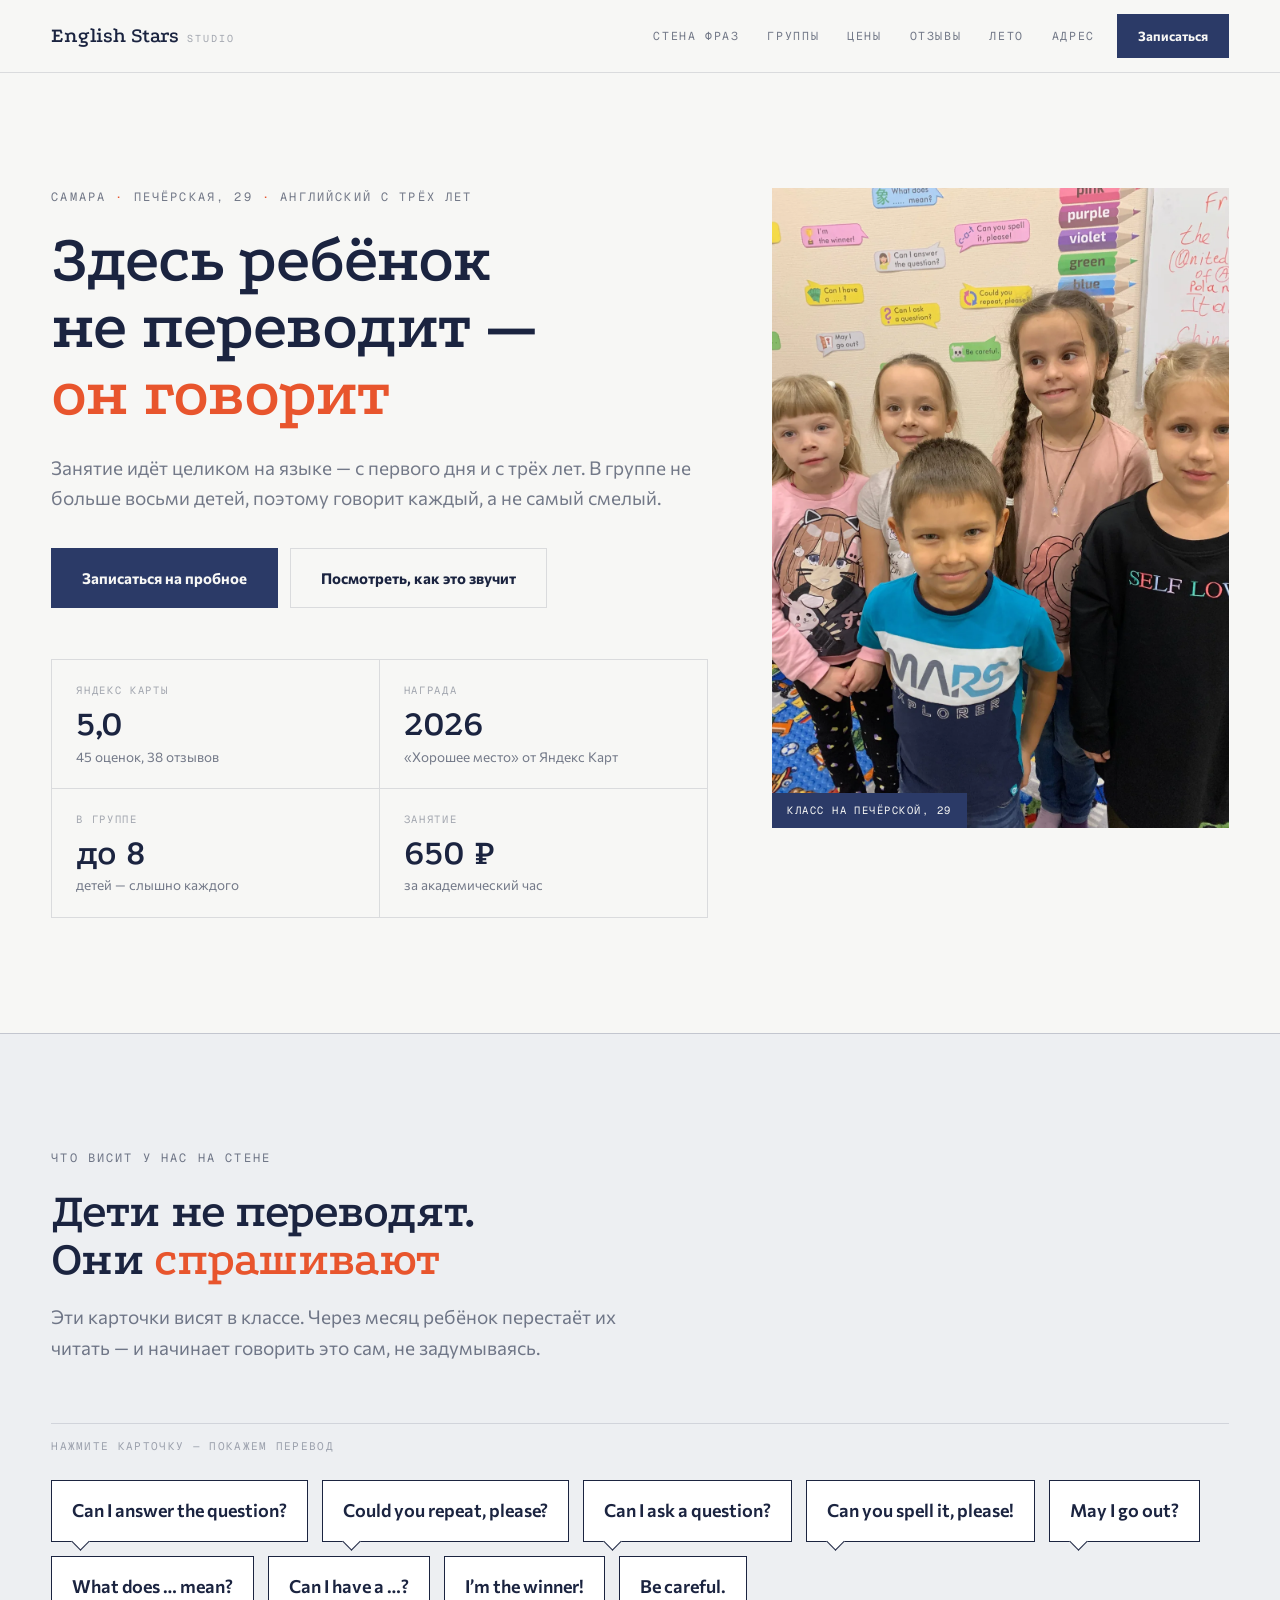
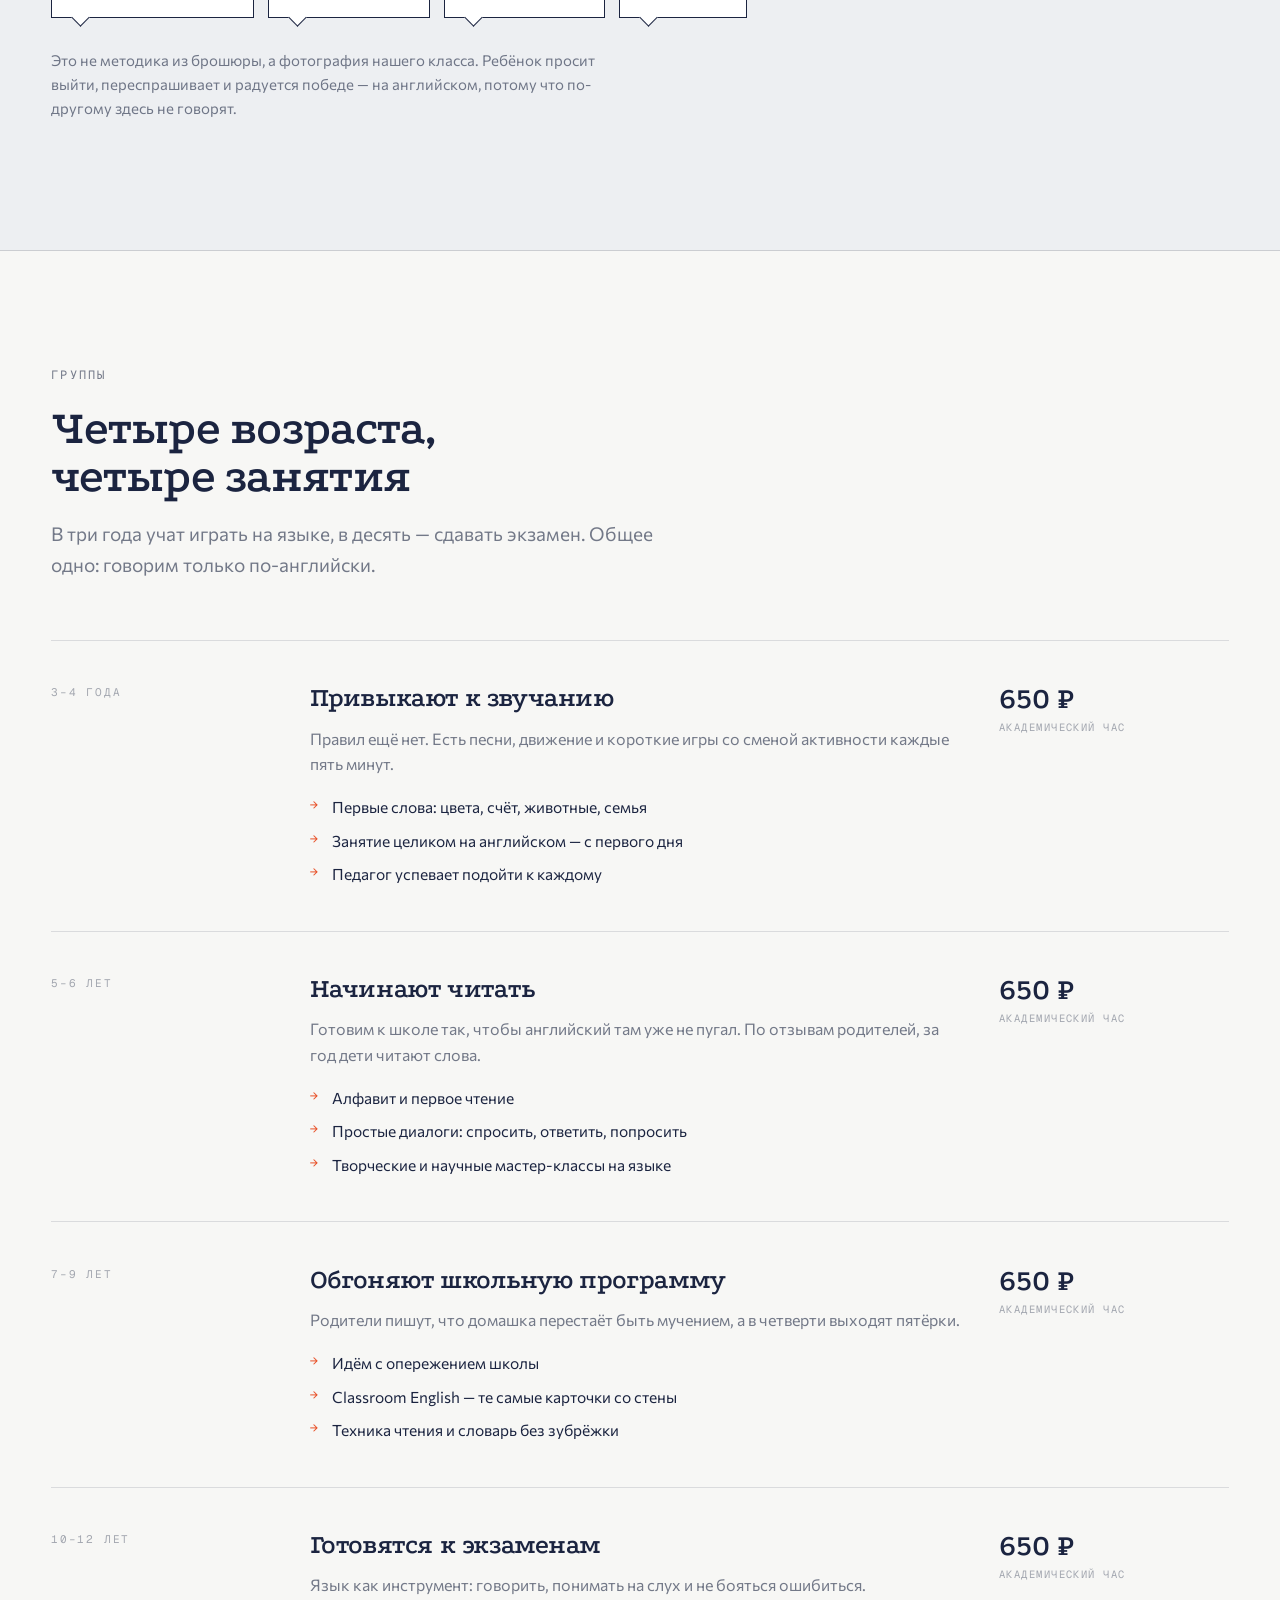
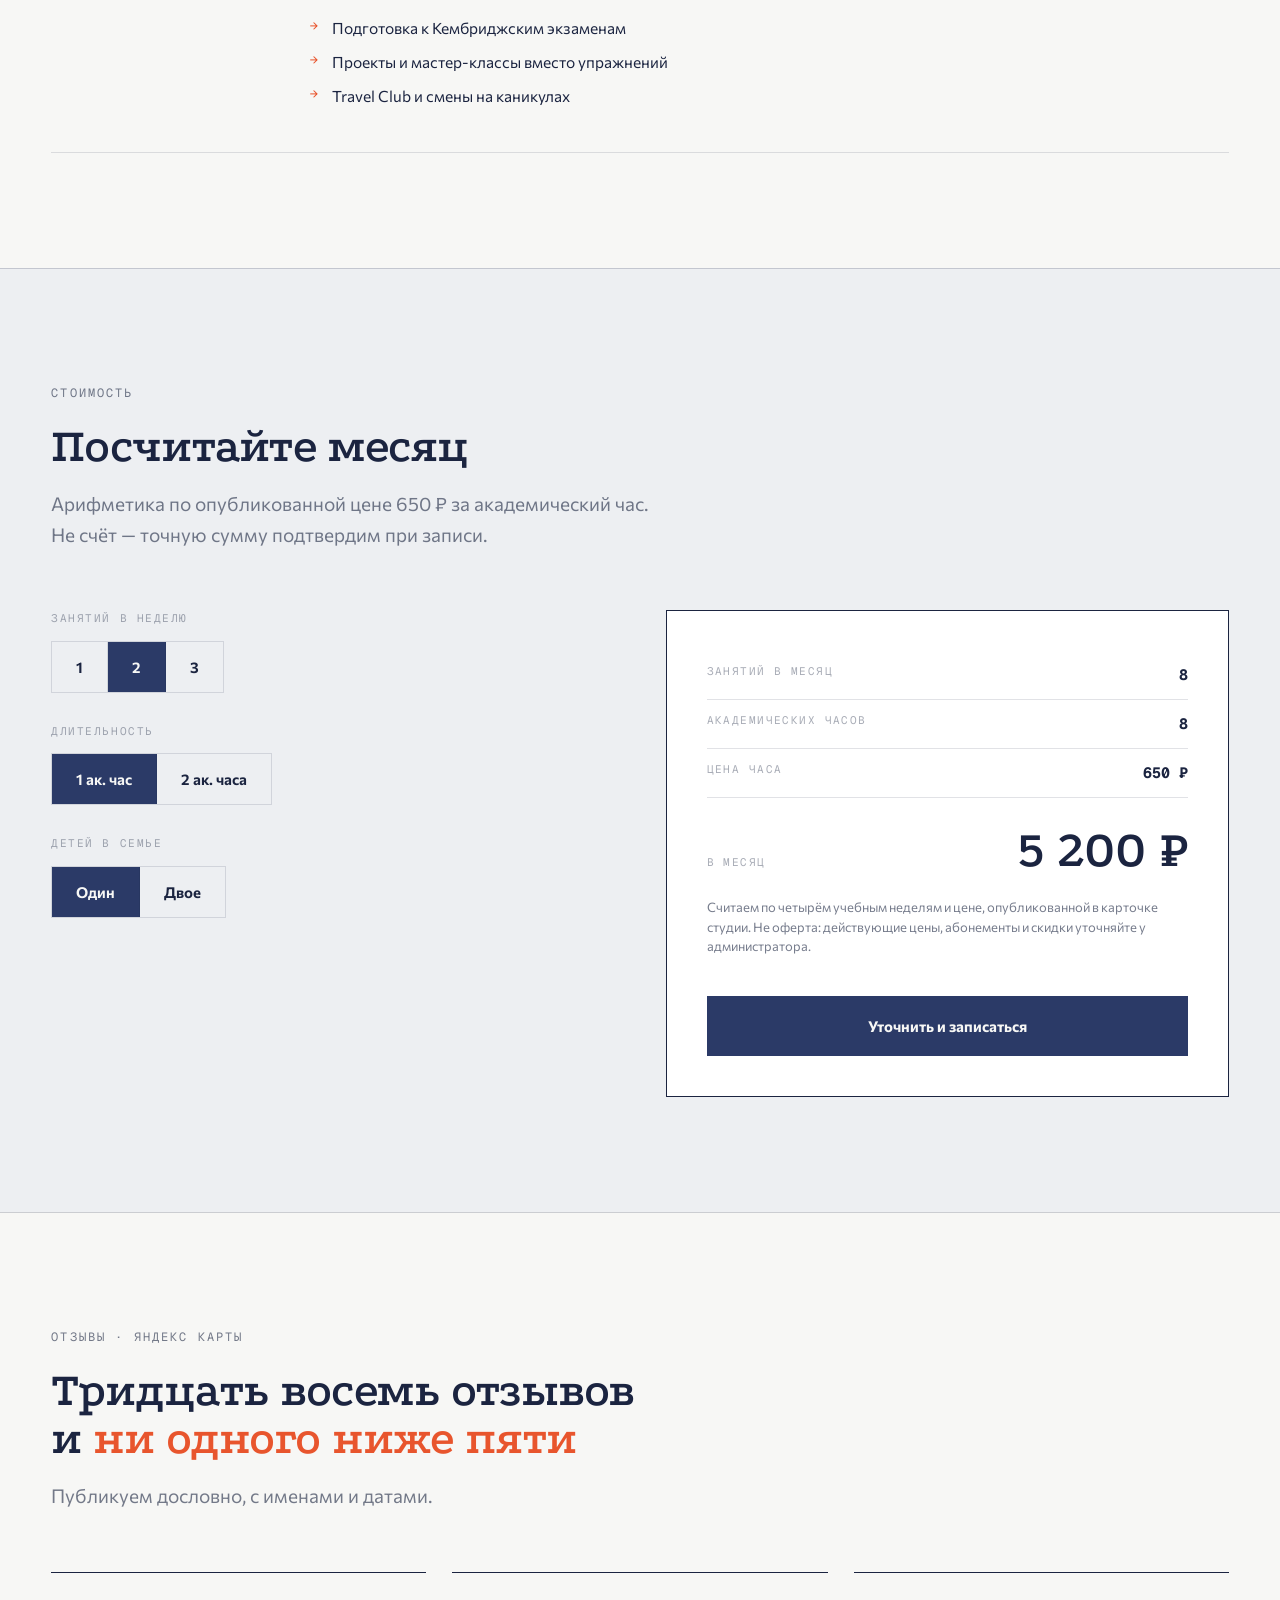
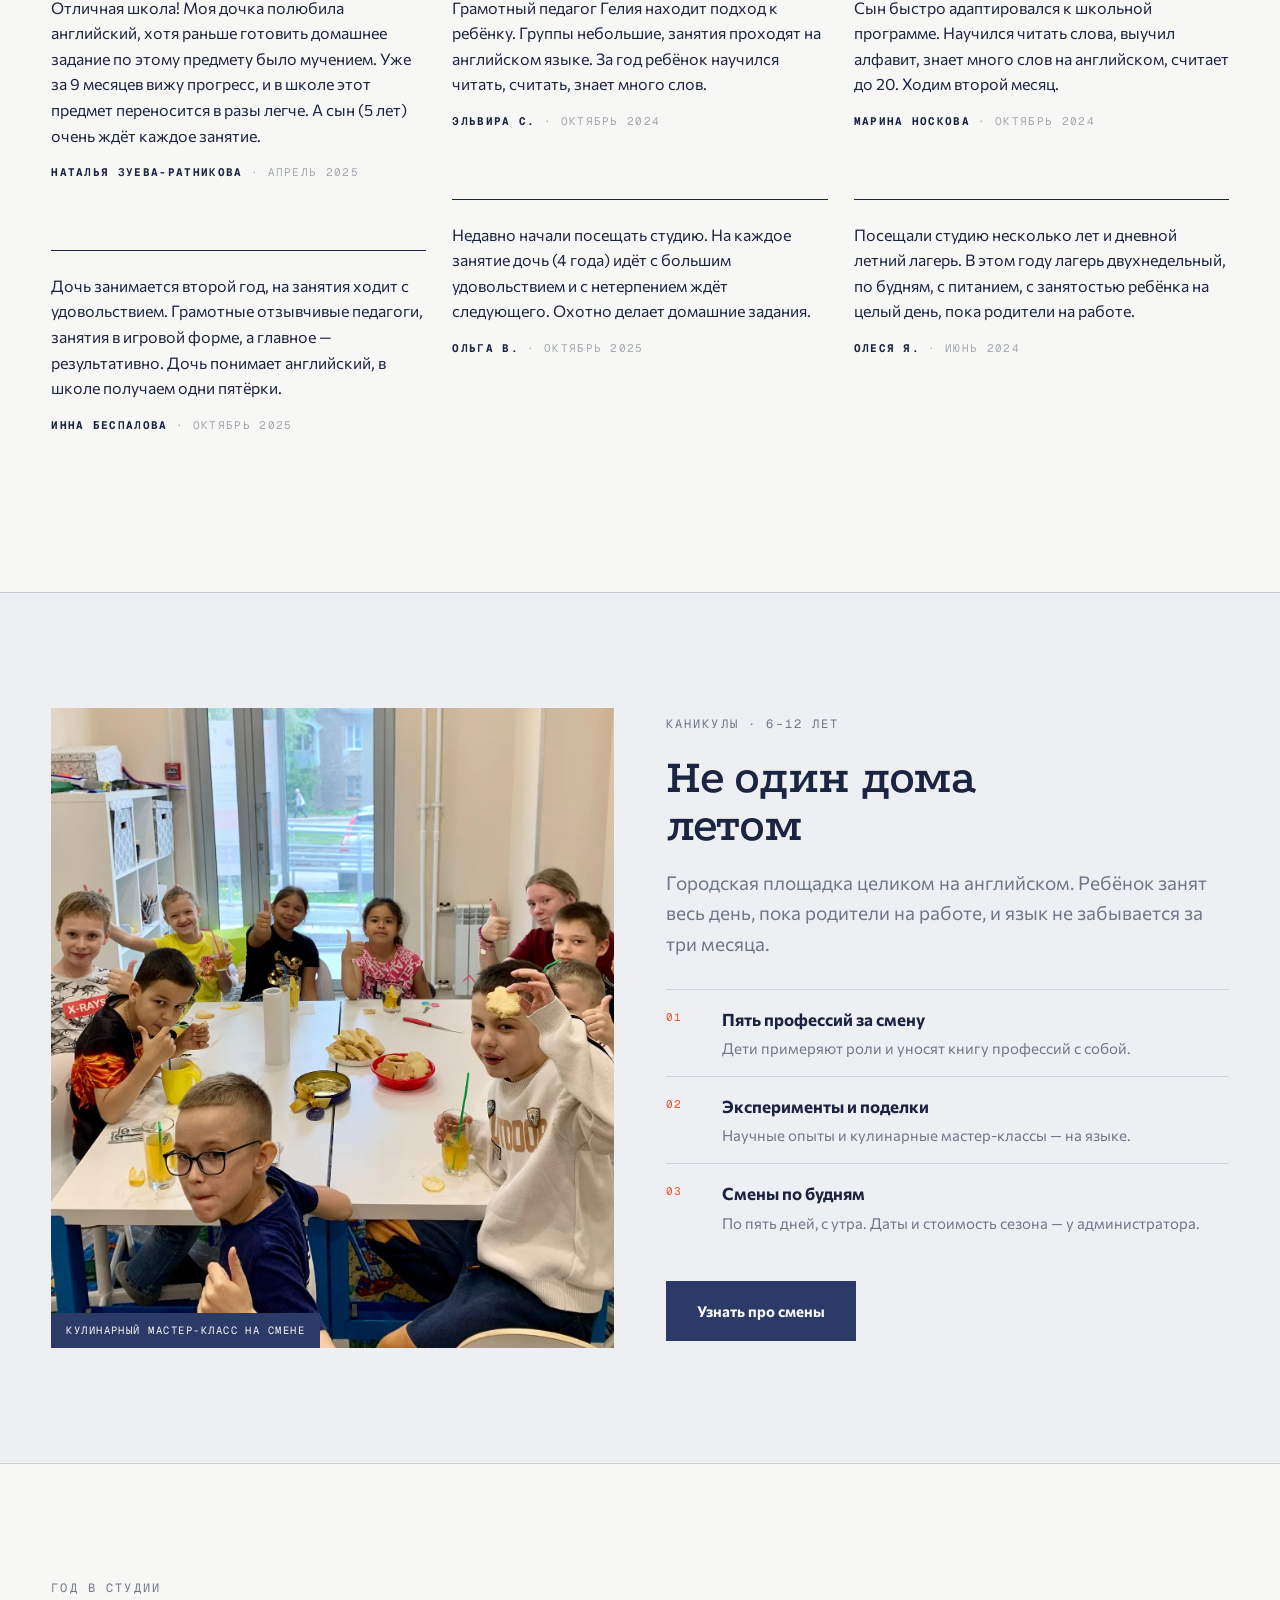
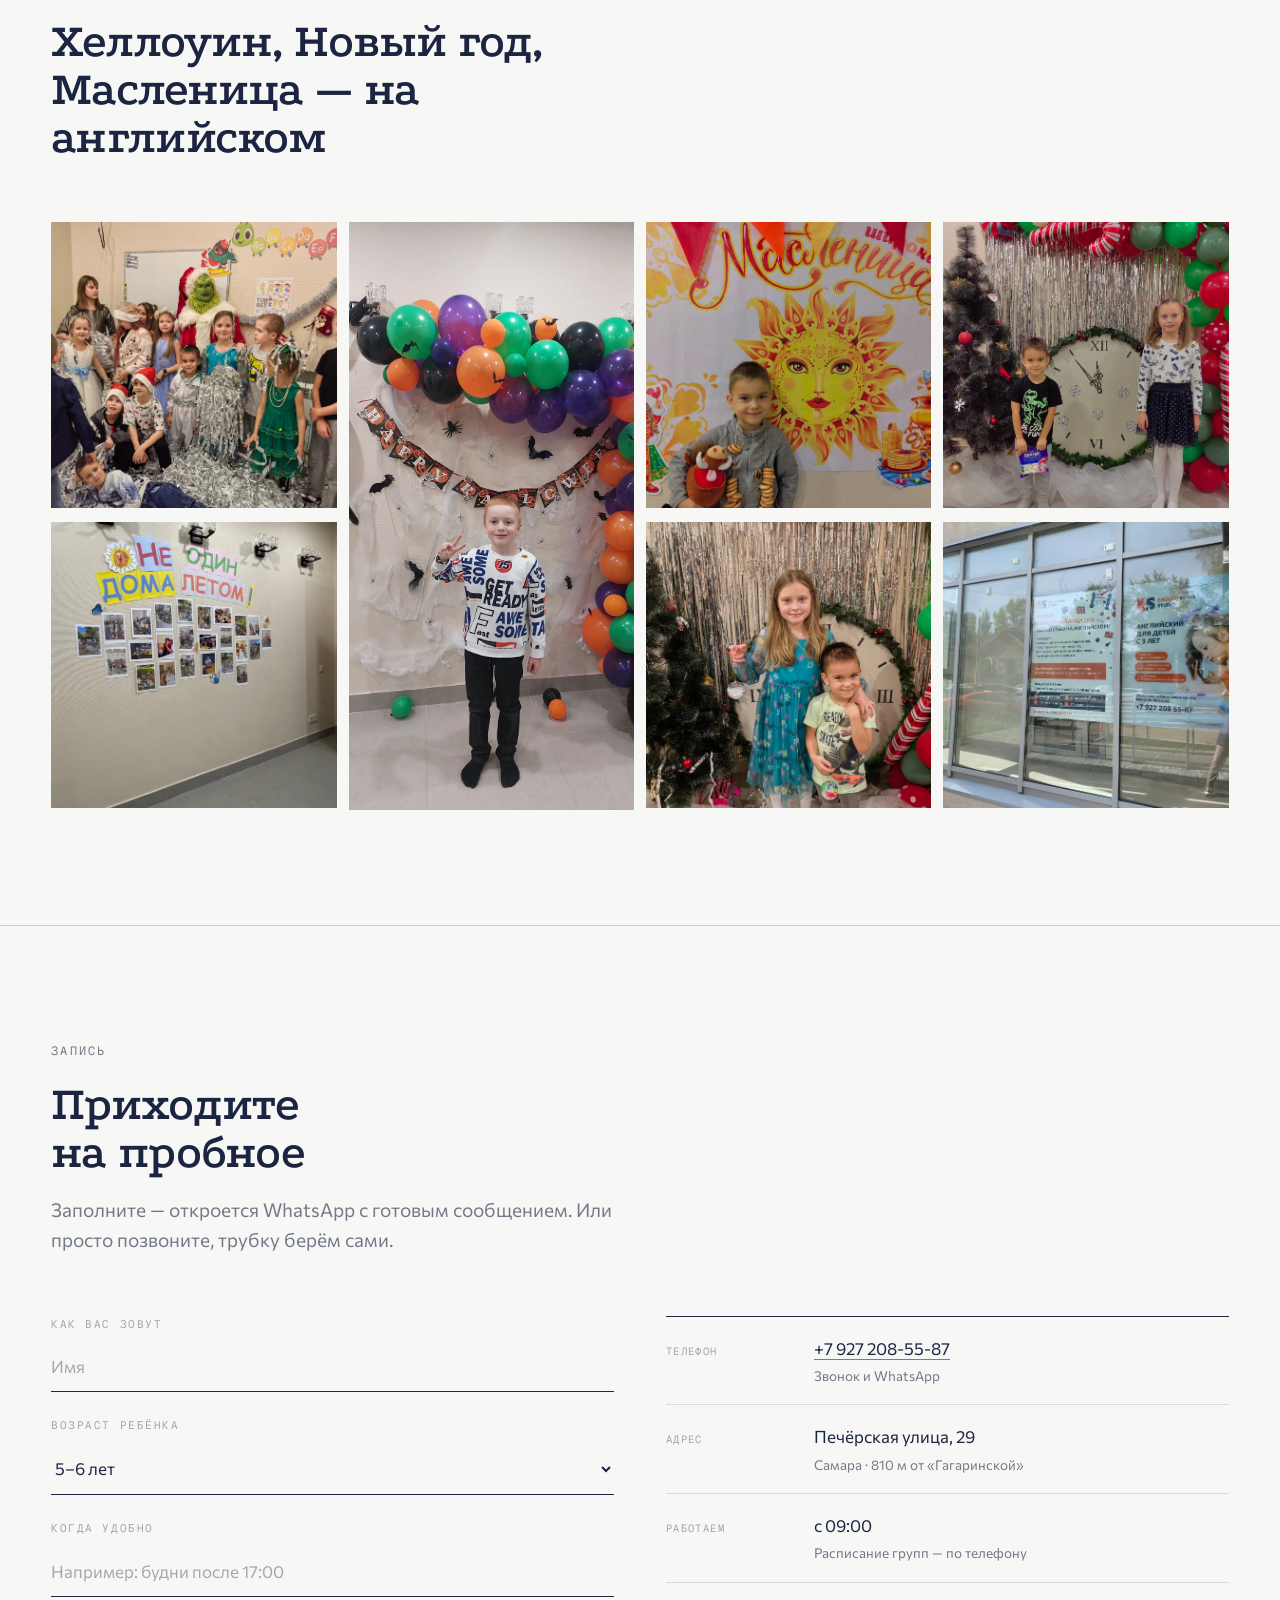
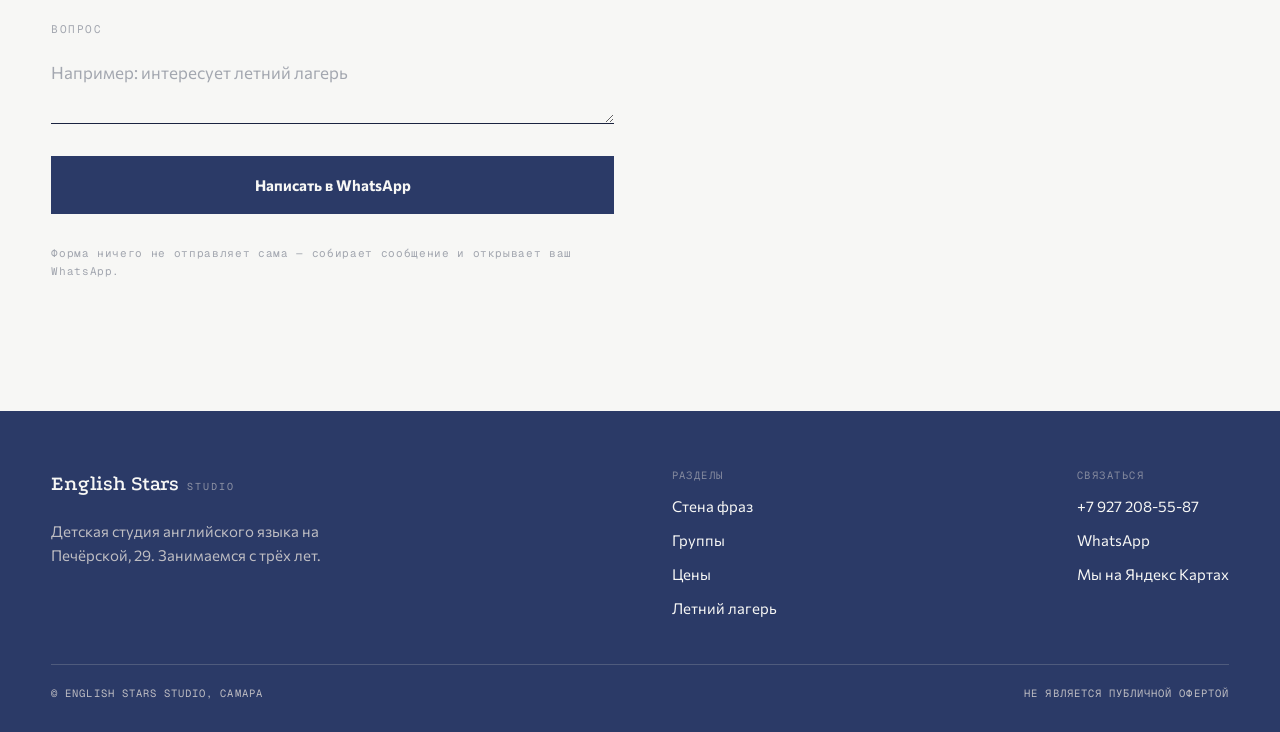
<file: lingostars/index.html>
<!doctype html>
<html lang="ru">
<head>
<meta charset="utf-8">
<meta name="viewport" content="width=device-width, initial-scale=1">
<title>English Stars Studio — английский для детей с 3 лет, Самара</title>
<meta name="description" content="Детская студия английского на Печёрской, 29 в Самаре. Занятия с 3 лет, группы до 8 человек, полное погружение. Рейтинг 5,0 на Яндекс.Картах, 38 отзывов.">
<meta property="og:title" content="English Stars Studio — английский для детей с 3 лет, Самара">
<meta property="og:description" content="Занятия целиком на английском, группы до 8 детей. 5,0 на Яндекс.Картах, 38 отзывов родителей.">
<meta property="og:image" content="assets/photo/classroom-english.jpg">
<meta name="theme-color" content="#f7f7f5">
<link rel="preconnect" href="https://fonts.googleapis.com">
<link rel="preconnect" href="https://fonts.gstatic.com" crossorigin>
<link href="https://fonts.googleapis.com/css2?family=Podkova:wght@500;600;700&family=Commissioner:wght@400;500;600;700&family=Geist+Mono:wght@400;500&display=swap" rel="stylesheet">
<link rel="stylesheet" href="assets/css/style.css">
<script type="application/ld+json">
{
  "@context": "https://schema.org",
  "@type": "ChildCare",
  "name": "English Stars Studio",
  "alternateName": "LingoStars",
  "address": { "@type": "PostalAddress", "streetAddress": "Печёрская улица, 29", "addressLocality": "Самара", "addressCountry": "RU" },
  "telephone": "+79272085587",
  "aggregateRating": { "@type": "AggregateRating", "ratingValue": "5.0", "reviewCount": "38", "bestRating": "5" }
}
</script>
</head>
<body>

<header class="hdr">
  <div class="wrap hdr-in">
    <a class="mark" href="#top"><b>English Stars</b><span>Studio</span></a>
    <nav class="nav">
      <a href="#wall">Стена фраз</a>
      <a href="#ages">Группы</a>
      <a href="#calc">Цены</a>
      <a href="#reviews">Отзывы</a>
      <a href="#camp">Лето</a>
      <a href="#book">Адрес</a>
    </nav>
    <a class="btn btn-solid" href="#book">Записаться</a>
  </div>
</header>

<main id="top">

  <!-- ═══ ПЕРВЫЙ ЭКРАН ═══ -->
  <section class="hero">
    <div class="wrap hero-grid">
      <div>
        <p class="eyebrow">Самара <span class="dot">·</span> Печёрская, 29 <span class="dot">·</span> английский с трёх лет</p>

        <h1>Здесь ребёнок<br>не переводит —<br><span class="accent">он говорит</span></h1>

        <p class="lede">
          Занятие идёт целиком на языке — с первого дня и с трёх лет.
          В группе не больше восьми детей, поэтому говорит каждый,
          а не самый смелый.
        </p>

        <div class="hero-cta">
          <a class="btn btn-solid" href="#book">Записаться на пробное</a>
          <a class="btn btn-line" href="#wall">Посмотреть, как это звучит</a>
        </div>

        <div class="facts">
          <div class="fact">
            <div class="fact-k">Яндекс Карты</div>
            <div class="fact-v">5,0</div>
            <div class="fact-n">45 оценок, 38 отзывов</div>
          </div>
          <div class="fact">
            <div class="fact-k">Награда</div>
            <div class="fact-v">2026</div>
            <div class="fact-n">«Хорошее место» от Яндекс Карт</div>
          </div>
          <div class="fact">
            <div class="fact-k">В группе</div>
            <div class="fact-v">до 8</div>
            <div class="fact-n">детей — слышно каждого</div>
          </div>
          <div class="fact">
            <div class="fact-k">Занятие</div>
            <div class="fact-v">650 ₽</div>
            <div class="fact-n">за академический час</div>
          </div>
        </div>
      </div>

      <figure class="shot" style="margin:0">
        <picture>
          <source srcset="assets/photo/classroom-english.webp" type="image/webp">
          <img src="assets/photo/classroom-english.jpg" width="1200" height="1600"
               alt="Дети в классе студии, на стене — карточки с фразами на английском">
        </picture>
        <figcaption>Класс на Печёрской, 29</figcaption>
      </figure>
    </div>
  </section>

  <!-- ═══ ПОДПИСЬ ПРОЕКТА: СТЕНА ФРАЗ ═══ -->
  <section class="wall-sec" id="wall">
    <div class="wrap">
      <div class="section-head">
        <p class="eyebrow">Что висит у нас на стене</p>
        <h2>Дети не переводят.<br>Они <span class="accent">спрашивают</span></h2>
        <p class="lede" style="margin-top:18px">
          Эти карточки висят в классе. Через месяц ребёнок перестаёт
          их читать — и начинает говорить это сам, не задумываясь.
        </p>
      </div>

      <p class="wall-hint">Нажмите карточку — покажем перевод</p>

      <div class="wall" id="wall-grid">
        <button class="bubble" type="button"><span class="en">Can I answer the question?</span><span class="ru">Можно я отвечу?</span></button>
        <button class="bubble" type="button"><span class="en">Could you repeat, please?</span><span class="ru">Повторите, пожалуйста</span></button>
        <button class="bubble" type="button"><span class="en">Can I ask a question?</span><span class="ru">Можно вопрос?</span></button>
        <button class="bubble" type="button"><span class="en">Can you spell it, please!</span><span class="ru">Продиктуйте по буквам</span></button>
        <button class="bubble" type="button"><span class="en">May I go out?</span><span class="ru">Можно выйти?</span></button>
        <button class="bubble" type="button"><span class="en">What does … mean?</span><span class="ru">Что это значит?</span></button>
        <button class="bubble" type="button"><span class="en">Can I have a …?</span><span class="ru">Можно мне …?</span></button>
        <button class="bubble" type="button"><span class="en">I&rsquo;m the winner!</span><span class="ru">Я победил!</span></button>
        <button class="bubble" type="button"><span class="en">Be careful.</span><span class="ru">Осторожно</span></button>
      </div>

      <p class="wall-note">
        Это не методика из брошюры, а фотография нашего класса. Ребёнок
        просит выйти, переспрашивает и радуется победе — на английском,
        потому что по-другому здесь не говорят.
      </p>
    </div>
  </section>

  <!-- ═══ ГРУППЫ ═══ -->
  <section id="ages">
    <div class="wrap">
      <div class="section-head">
        <p class="eyebrow">Группы</p>
        <h2>Четыре возраста,<br>четыре занятия</h2>
        <p class="lede">В три года учат играть на языке, в десять — сдавать экзамен. Общее одно: говорим только по-английски.</p>
      </div>

      <div class="ages">
        <article class="age">
          <div class="age-n">3–4 года</div>
          <div>
            <h3>Привыкают к звучанию</h3>
            <p>Правил ещё нет. Есть песни, движение и короткие игры со сменой активности каждые пять минут.</p>
            <ul>
              <li>Первые слова: цвета, счёт, животные, семья</li>
              <li>Занятие целиком на английском — с первого дня</li>
              <li>Педагог успевает подойти к каждому</li>
            </ul>
          </div>
          <div class="age-price">650 ₽<small>академический час</small></div>
        </article>

        <article class="age">
          <div class="age-n">5–6 лет</div>
          <div>
            <h3>Начинают читать</h3>
            <p>Готовим к школе так, чтобы английский там уже не пугал. По отзывам родителей, за год дети читают слова.</p>
            <ul>
              <li>Алфавит и первое чтение</li>
              <li>Простые диалоги: спросить, ответить, попросить</li>
              <li>Творческие и научные мастер-классы на языке</li>
            </ul>
          </div>
          <div class="age-price">650 ₽<small>академический час</small></div>
        </article>

        <article class="age">
          <div class="age-n">7–9 лет</div>
          <div>
            <h3>Обгоняют школьную программу</h3>
            <p>Родители пишут, что домашка перестаёт быть мучением, а в четверти выходят пятёрки.</p>
            <ul>
              <li>Идём с опережением школы</li>
              <li>Classroom English — те самые карточки со стены</li>
              <li>Техника чтения и словарь без зубрёжки</li>
            </ul>
          </div>
          <div class="age-price">650 ₽<small>академический час</small></div>
        </article>

        <article class="age">
          <div class="age-n">10–12 лет</div>
          <div>
            <h3>Готовятся к экзаменам</h3>
            <p>Язык как инструмент: говорить, понимать на слух и не бояться ошибиться.</p>
            <ul>
              <li>Подготовка к Кембриджским экзаменам</li>
              <li>Проекты и мастер-классы вместо упражнений</li>
              <li>Travel Club и смены на каникулах</li>
            </ul>
          </div>
          <div class="age-price">650 ₽<small>академический час</small></div>
        </article>
      </div>
    </div>
  </section>

  <!-- ═══ КАЛЬКУЛЯТОР ═══ -->
  <section class="wall-sec" id="calc">
    <div class="wrap">
      <div class="section-head">
        <p class="eyebrow">Стоимость</p>
        <h2>Посчитайте месяц</h2>
        <p class="lede">Арифметика по опубликованной цене 650 ₽ за академический час. Не счёт — точную сумму подтвердим при записи.</p>
      </div>

      <div class="calc">
        <div>
          <div class="field">
            <span class="fl" id="l-week">Занятий в неделю</span>
            <div class="opts" role="group" aria-labelledby="l-week">
              <label class="opt"><input type="radio" name="week" value="1"><span>1</span></label>
              <label class="opt"><input type="radio" name="week" value="2" checked><span>2</span></label>
              <label class="opt"><input type="radio" name="week" value="3"><span>3</span></label>
            </div>
          </div>

          <div class="field">
            <span class="fl" id="l-len">Длительность</span>
            <div class="opts" role="group" aria-labelledby="l-len">
              <label class="opt"><input type="radio" name="len" value="1" checked><span>1 ак. час</span></label>
              <label class="opt"><input type="radio" name="len" value="2"><span>2 ак. часа</span></label>
            </div>
          </div>

          <div class="field" style="margin-bottom:0">
            <span class="fl" id="l-kids">Детей в семье</span>
            <div class="opts" role="group" aria-labelledby="l-kids">
              <label class="opt"><input type="radio" name="kids" value="1" checked><span>Один</span></label>
              <label class="opt"><input type="radio" name="kids" value="2"><span>Двое</span></label>
            </div>
          </div>
        </div>

        <div class="tally">
          <div class="row"><span>Занятий в месяц</span><b id="out-lessons">8</b></div>
          <div class="row"><span>Академических часов</span><b id="out-hours">8</b></div>
          <div class="row"><span>Цена часа</span><b>650 ₽</b></div>

          <div class="tally-sum">
            <span>В месяц</span>
            <b id="out-total">5 200 ₽</b>
          </div>

          <p class="tally-note">
            Считаем по четырём учебным неделям и цене, опубликованной
            в карточке студии. Не оферта: действующие цены, абонементы
            и скидки уточняйте у администратора.
          </p>

          <a class="btn btn-solid btn-block" href="#book">Уточнить и записаться</a>
        </div>
      </div>
    </div>
  </section>

  <!-- ═══ ОТЗЫВЫ ═══ -->
  <section id="reviews">
    <div class="wrap">
      <div class="section-head">
        <p class="eyebrow">Отзывы · Яндекс Карты</p>
        <h2>Тридцать восемь отзывов<br>и <span class="accent">ни одного ниже пяти</span></h2>
        <p class="lede">Публикуем дословно, с именами и датами.</p>
      </div>

      <div class="reviews">
        <article class="review">
          <p>Отличная школа! Моя дочка полюбила английский, хотя раньше готовить домашнее задание по этому предмету было мучением. Уже за 9 месяцев вижу прогресс, и в школе этот предмет переносится в разы легче. А сын (5 лет) очень ждёт каждое занятие.</p>
          <p class="who"><b>Наталья Зуева-Ратникова</b> · апрель 2025</p>
        </article>

        <article class="review">
          <p>Дочь занимается второй год, на занятия ходит с удовольствием. Грамотные отзывчивые педагоги, занятия в игровой форме, а главное — результативно. Дочь понимает английский, в школе получаем одни пятёрки.</p>
          <p class="who"><b>Инна Беспалова</b> · октябрь 2025</p>
        </article>

        <article class="review">
          <p>Грамотный педагог Гелия находит подход к ребёнку. Группы небольшие, занятия проходят на английском языке. За год ребёнок научился читать, считать, знает много слов.</p>
          <p class="who"><b>Эльвира С.</b> · октябрь 2024</p>
        </article>

        <article class="review">
          <p>Недавно начали посещать студию. На каждое занятие дочь (4 года) идёт с большим удовольствием и с нетерпением ждёт следующего. Охотно делает домашние задания.</p>
          <p class="who"><b>Ольга В.</b> · октябрь 2025</p>
        </article>

        <article class="review">
          <p>Сын быстро адаптировался к школьной программе. Научился читать слова, выучил алфавит, знает много слов на английском, считает до 20. Ходим второй месяц.</p>
          <p class="who"><b>Марина Носкова</b> · октябрь 2024</p>
        </article>

        <article class="review">
          <p>Посещали студию несколько лет и дневной летний лагерь. В этом году лагерь двухнедельный, по будням, с питанием, с занятостью ребёнка на целый день, пока родители на работе.</p>
          <p class="who"><b>Олеся Я.</b> · июнь 2024</p>
        </article>
      </div>
    </div>
  </section>

  <!-- ═══ ЛАГЕРЬ ═══ -->
  <section class="wall-sec" id="camp">
    <div class="wrap camp">
      <figure class="shot" style="margin:0">
        <picture>
          <source srcset="assets/photo/camp-cooking.webp" type="image/webp">
          <img src="assets/photo/camp-cooking.jpg" width="1600" height="1571" style="aspect-ratio:4/3"
               alt="Дети на кулинарном мастер-классе в летнем лагере студии">
        </picture>
        <figcaption>Кулинарный мастер-класс на смене</figcaption>
      </figure>

      <div>
        <p class="eyebrow">Каникулы · 6–12 лет</p>
        <h2>Не один дома<br>летом</h2>
        <p class="lede" style="margin-top:18px">
          Городская площадка целиком на английском. Ребёнок занят весь день,
          пока родители на работе, и язык не забывается за три месяца.
        </p>

        <ul class="camp-list">
          <li><span class="k">01</span><div><b>Пять профессий за смену</b><p>Дети примеряют роли и уносят книгу профессий с собой.</p></div></li>
          <li><span class="k">02</span><div><b>Эксперименты и поделки</b><p>Научные опыты и кулинарные мастер-классы — на языке.</p></div></li>
          <li><span class="k">03</span><div><b>Смены по будням</b><p>По пять дней, с утра. Даты и стоимость сезона — у администратора.</p></div></li>
        </ul>

        <a class="btn btn-solid" href="#book" style="margin-top:30px">Узнать про смены</a>
      </div>
    </div>
  </section>

  <!-- ═══ ГАЛЕРЕЯ ═══ -->
  <section id="gallery">
    <div class="wrap">
      <div class="section-head">
        <p class="eyebrow">Год в студии</p>
        <h2>Хеллоуин, Новый год,<br>Масленица — на английском</h2>
      </div>

      <div class="grid-photos">
        <a href="assets/photo/holiday-newyear.jpg" target="_blank" rel="noopener">
          <picture><source srcset="assets/photo/holiday-newyear.webp" type="image/webp">
          <img src="assets/photo/holiday-newyear.jpg" loading="lazy" alt="Новогодний праздник в студии"></picture></a>
        <a class="tall" href="assets/photo/holiday-halloween.jpg" target="_blank" rel="noopener">
          <picture><source srcset="assets/photo/holiday-halloween.webp" type="image/webp">
          <img src="assets/photo/holiday-halloween.jpg" loading="lazy" alt="Хеллоуин в студии"></picture></a>
        <a href="assets/photo/holiday-maslenitsa.jpg" target="_blank" rel="noopener">
          <picture><source srcset="assets/photo/holiday-maslenitsa.webp" type="image/webp">
          <img src="assets/photo/holiday-maslenitsa.jpg" loading="lazy" alt="Масленица в студии"></picture></a>
        <a href="assets/photo/holiday-newyear-2.jpg" target="_blank" rel="noopener">
          <picture><source srcset="assets/photo/holiday-newyear-2.webp" type="image/webp">
          <img src="assets/photo/holiday-newyear-2.jpg" loading="lazy" alt="Новогодняя фотозона"></picture></a>
        <a href="assets/photo/camp-wall.jpg" target="_blank" rel="noopener">
          <picture><source srcset="assets/photo/camp-wall.webp" type="image/webp">
          <img src="assets/photo/camp-wall.jpg" loading="lazy" alt="Стена с фотоотчётом летнего лагеря"></picture></a>
        <a href="assets/photo/holiday-newyear-3.jpg" target="_blank" rel="noopener">
          <picture><source srcset="assets/photo/holiday-newyear-3.webp" type="image/webp">
          <img src="assets/photo/holiday-newyear-3.jpg" loading="lazy" alt="Дети на новогоднем празднике"></picture></a>
        <a href="assets/photo/storefront.jpg" target="_blank" rel="noopener">
          <picture><source srcset="assets/photo/storefront.webp" type="image/webp">
          <img src="assets/photo/storefront.jpg" loading="lazy" alt="Вход в студию на Печёрской, 29"></picture></a>
      </div>
    </div>
  </section>

  <!-- ═══ ЗАПИСЬ ═══ -->
  <section id="book">
    <div class="wrap">
      <div class="section-head">
        <p class="eyebrow">Запись</p>
        <h2>Приходите<br>на пробное</h2>
        <p class="lede">Заполните — откроется WhatsApp с готовым сообщением. Или просто позвоните, трубку берём сами.</p>
      </div>

      <div class="book">
        <form class="form" id="book-form" novalidate>
          <div>
            <label class="fl" for="f-name">Как вас зовут</label>
            <input id="f-name" name="name" type="text" autocomplete="name" placeholder="Имя" required>
          </div>
          <div>
            <label class="fl" for="f-age">Возраст ребёнка</label>
            <select id="f-age" name="age">
              <option>3–4 года</option>
              <option selected>5–6 лет</option>
              <option>7–9 лет</option>
              <option>10–12 лет</option>
            </select>
          </div>
          <div>
            <label class="fl" for="f-when">Когда удобно</label>
            <input id="f-when" name="when" type="text" placeholder="Например: будни после 17:00">
          </div>
          <div>
            <label class="fl" for="f-note">Вопрос</label>
            <textarea id="f-note" name="note" placeholder="Например: интересует летний лагерь"></textarea>
          </div>
          <button class="btn btn-solid btn-block" type="submit">Написать в WhatsApp</button>
          <p class="form-note" id="form-note">Форма ничего не отправляет сама — собирает сообщение и открывает ваш WhatsApp.</p>
        </form>

        <div>
          <div class="info">
            <div class="info-row">
              <div class="info-k">Телефон</div>
              <div class="info-v"><a href="tel:+79272085587">+7 927 208-55-87</a><small>Звонок и WhatsApp</small></div>
            </div>
            <div class="info-row">
              <div class="info-k">Адрес</div>
              <div class="info-v">Печёрская улица, 29<small>Самара · 810 м от «Гагаринской»</small></div>
            </div>
            <div class="info-row">
              <div class="info-k">Работаем</div>
              <div class="info-v">с 09:00<small>Расписание групп — по телефону</small></div>
            </div>
          </div>
          <iframe class="map" loading="lazy" title="English Stars Studio на карте"
            src="https://yandex.ru/map-widget/v1/org/lingostars/220719248542/?ll=50.183916%2C53.203424&z=17"></iframe>
        </div>
      </div>
    </div>
  </section>

</main>

<footer class="ftr">
  <div class="wrap">
    <div class="ftr-in">
      <div class="ftr-col">
        <a class="mark" href="#top"><b>English Stars</b><span>Studio</span></a>
        <p style="margin:8px 0 0;max-width:32ch;font-size:15px">Детская студия английского языка на Печёрской, 29. Занимаемся с трёх лет.</p>
      </div>
      <div class="ftr-col">
        <span class="fl">Разделы</span>
        <a href="#wall">Стена фраз</a>
        <a href="#ages">Группы</a>
        <a href="#calc">Цены</a>
        <a href="#camp">Летний лагерь</a>
      </div>
      <div class="ftr-col">
        <span class="fl">Связаться</span>
        <a href="tel:+79272085587">+7 927 208-55-87</a>
        <a href="https://wa.me/79272085587" target="_blank" rel="noopener">WhatsApp</a>
        <a href="https://yandex.ru/maps/org/lingostars/220719248542/" target="_blank" rel="noopener">Мы на Яндекс Картах</a>
      </div>
    </div>
    <div class="ftr-bottom">
      <span>© English Stars Studio, Самара</span>
      <span>Не является публичной офертой</span>
    </div>
  </div>
</footer>

<a class="btn btn-solid fab" href="#book">Записаться на пробное</a>

<script src="assets/js/app.js"></script>
</body>
</html>
</file>
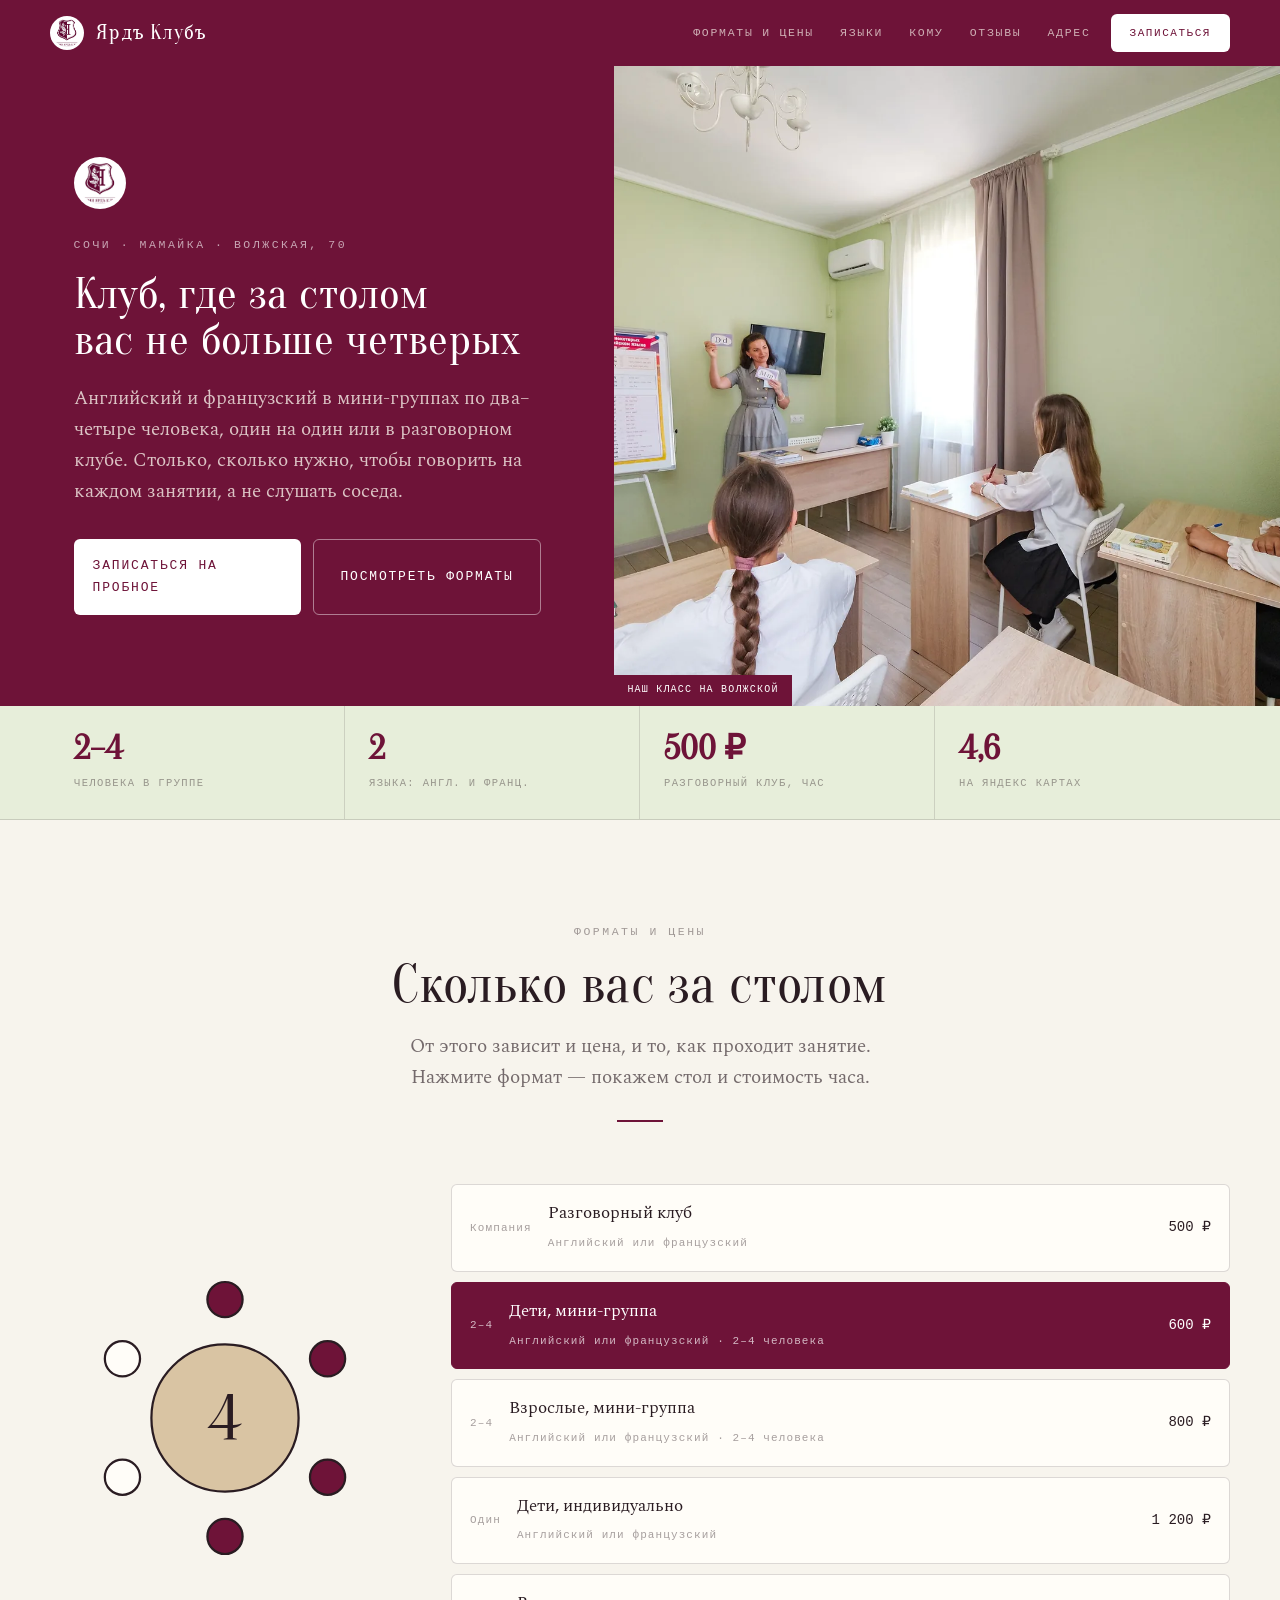
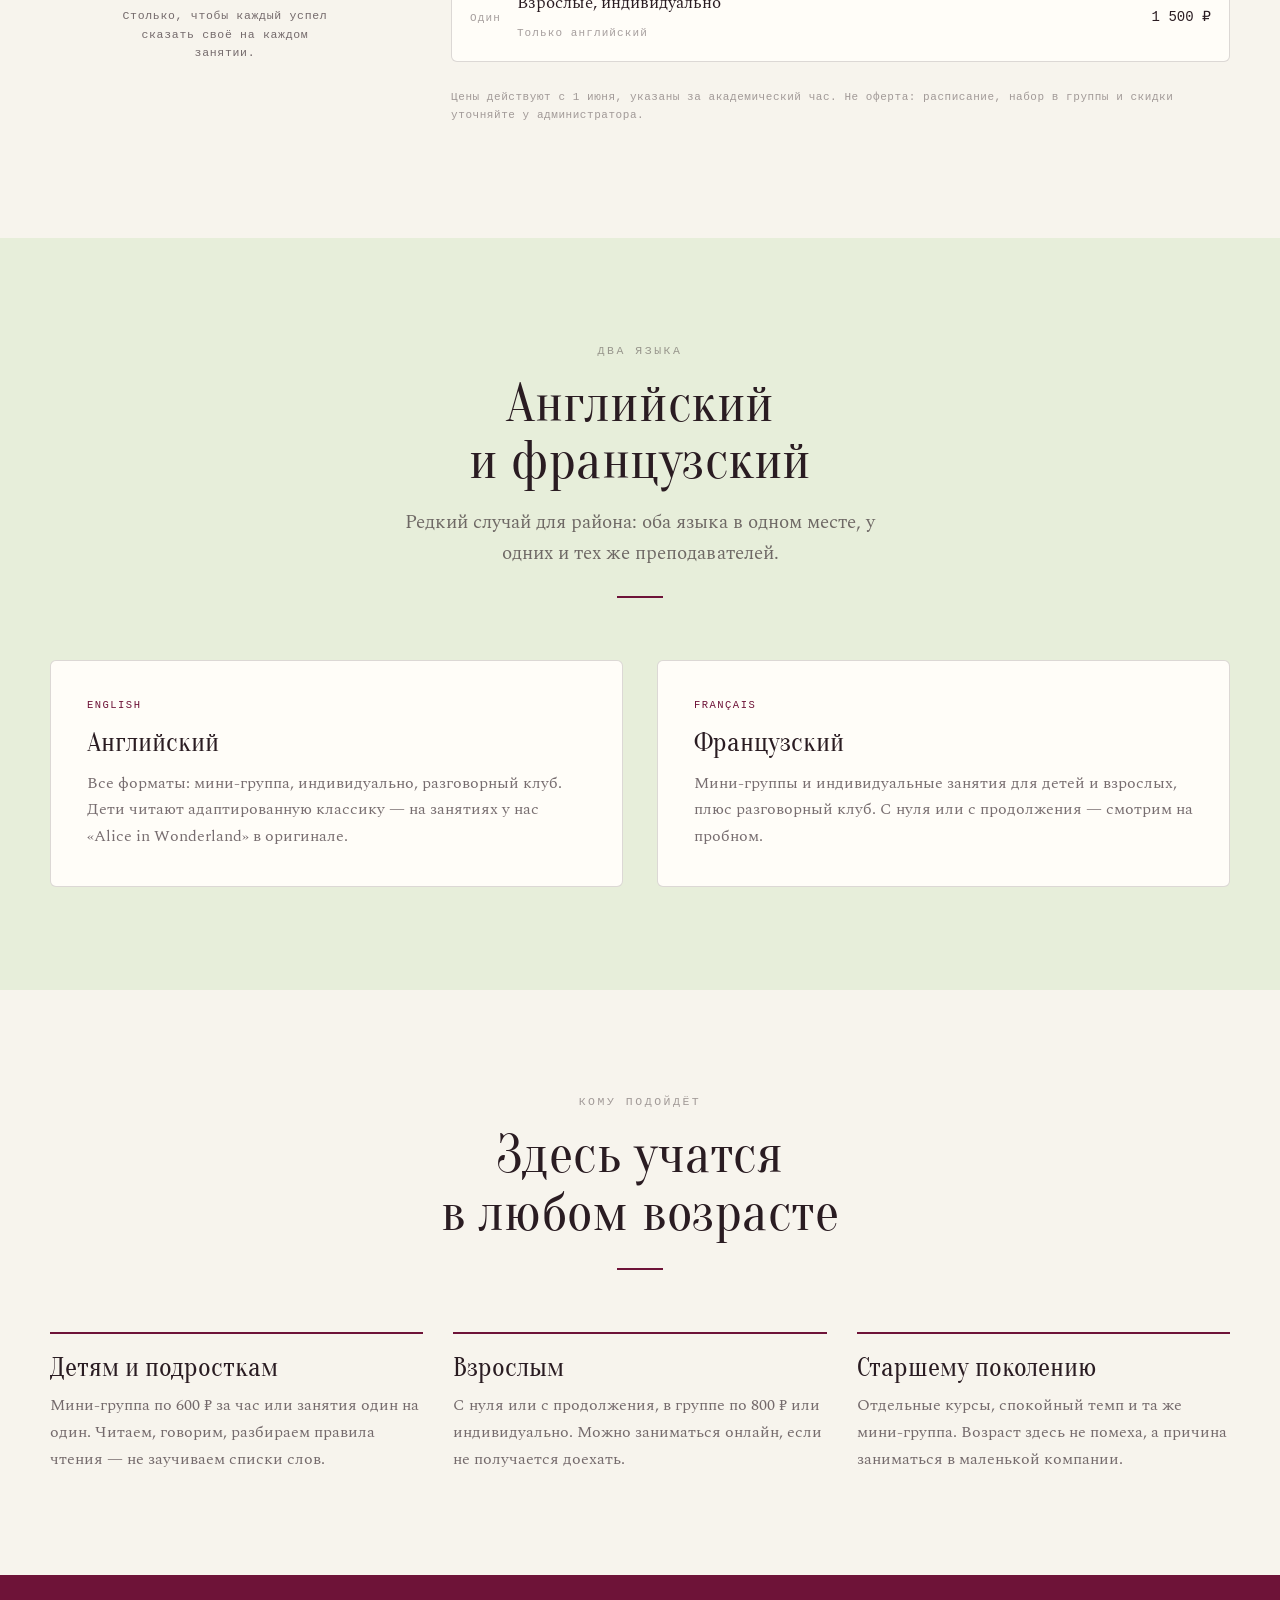
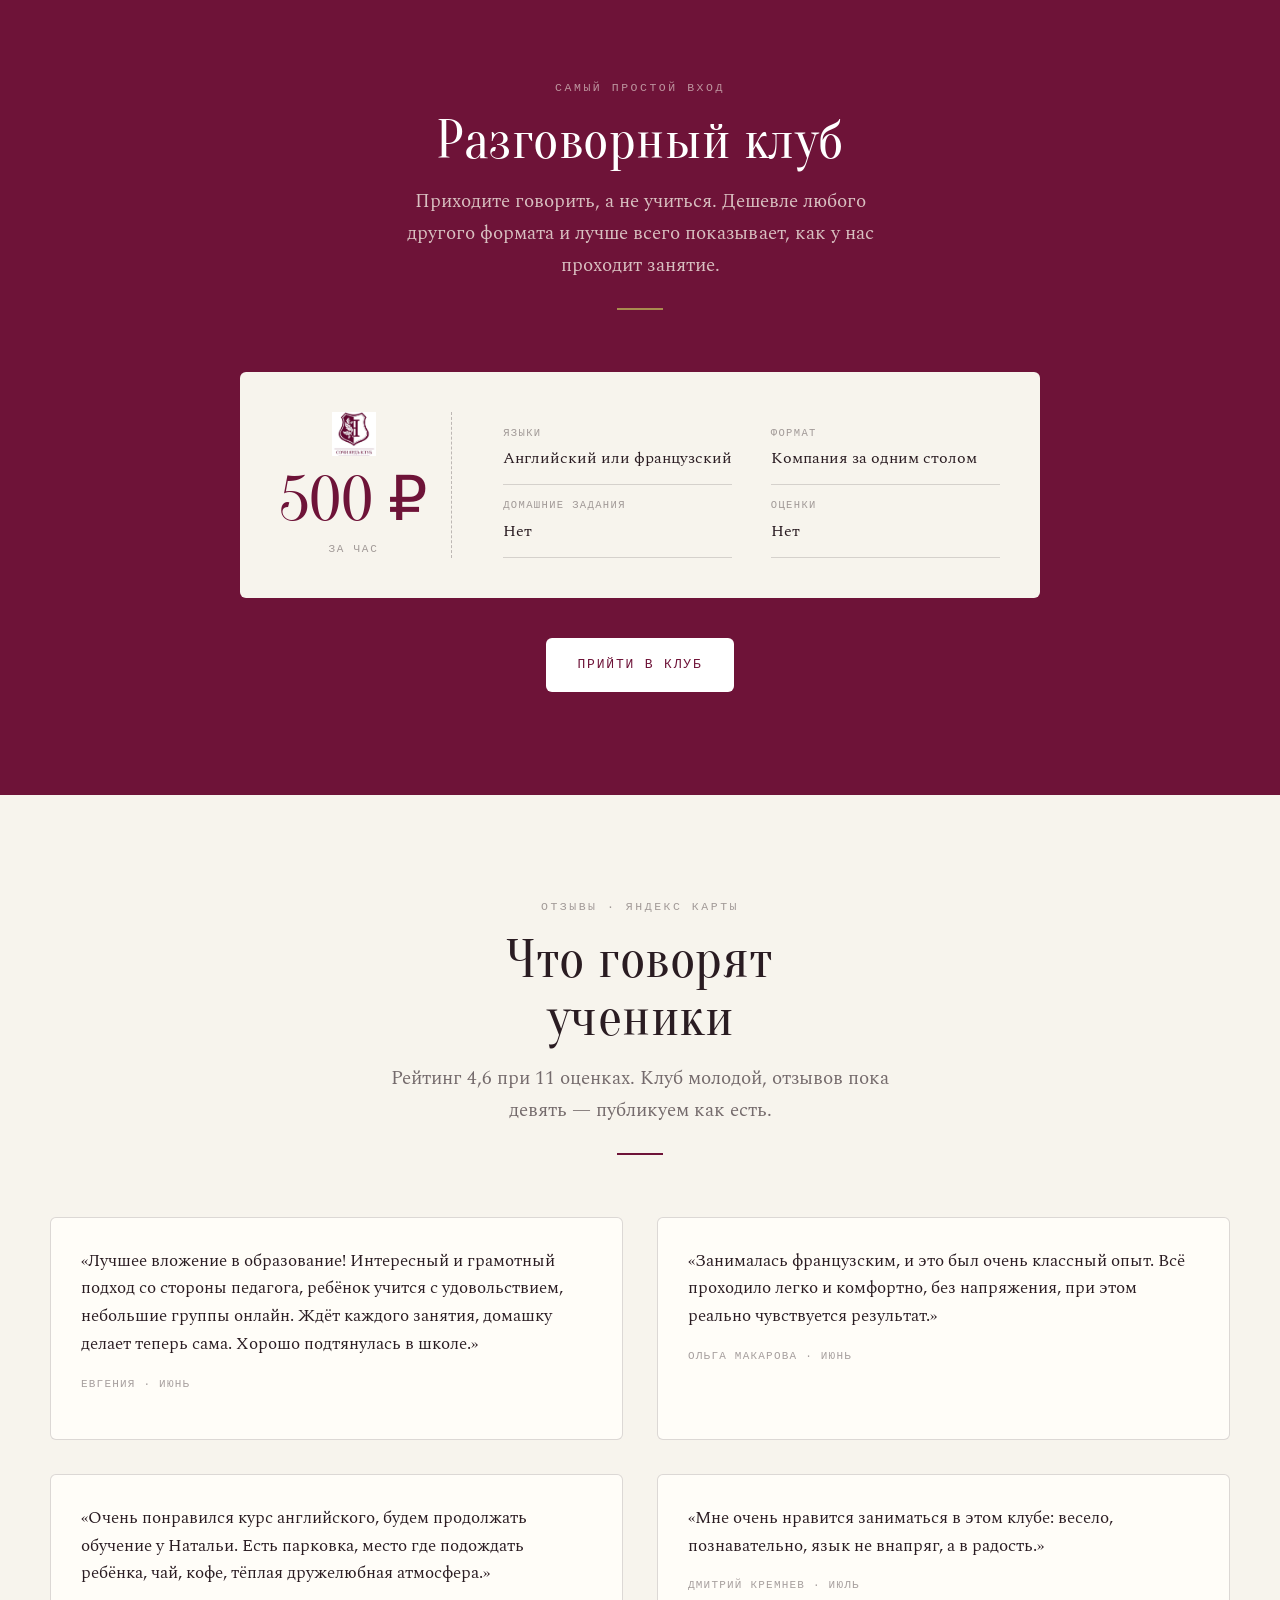
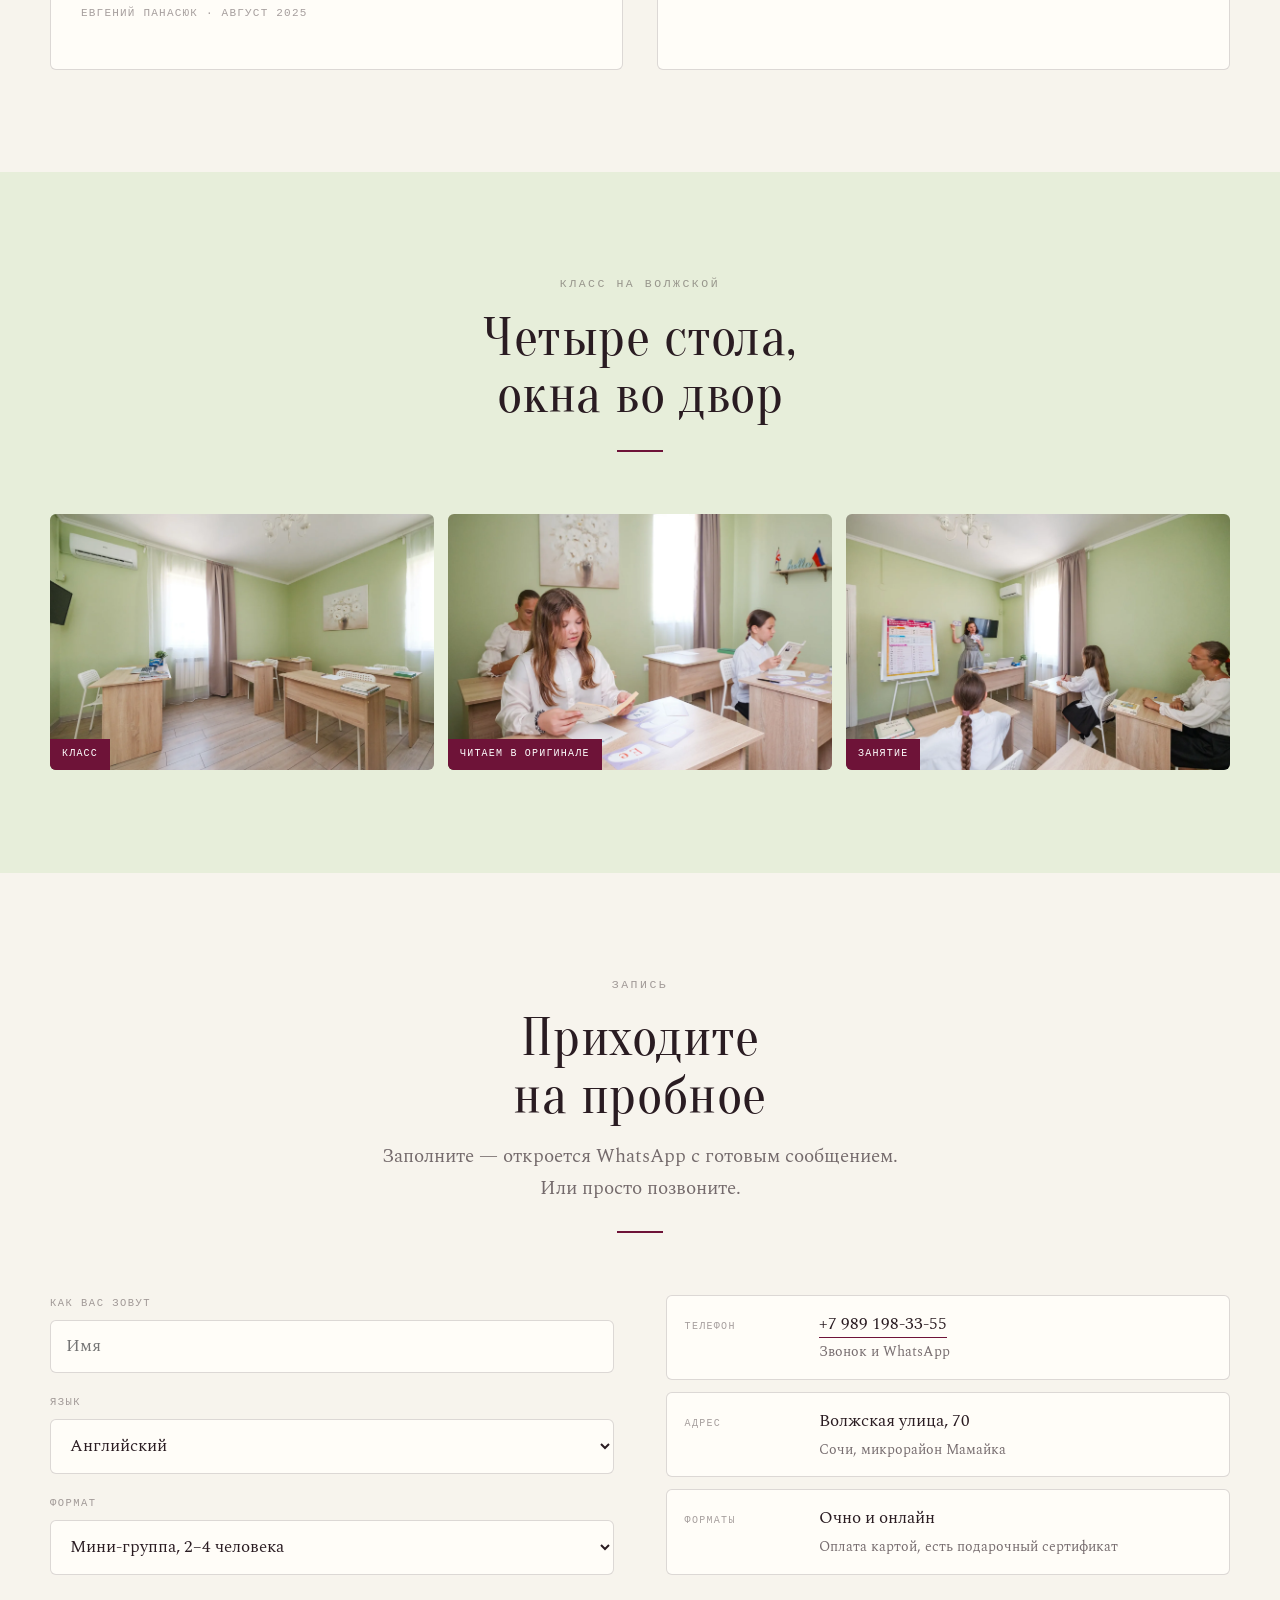
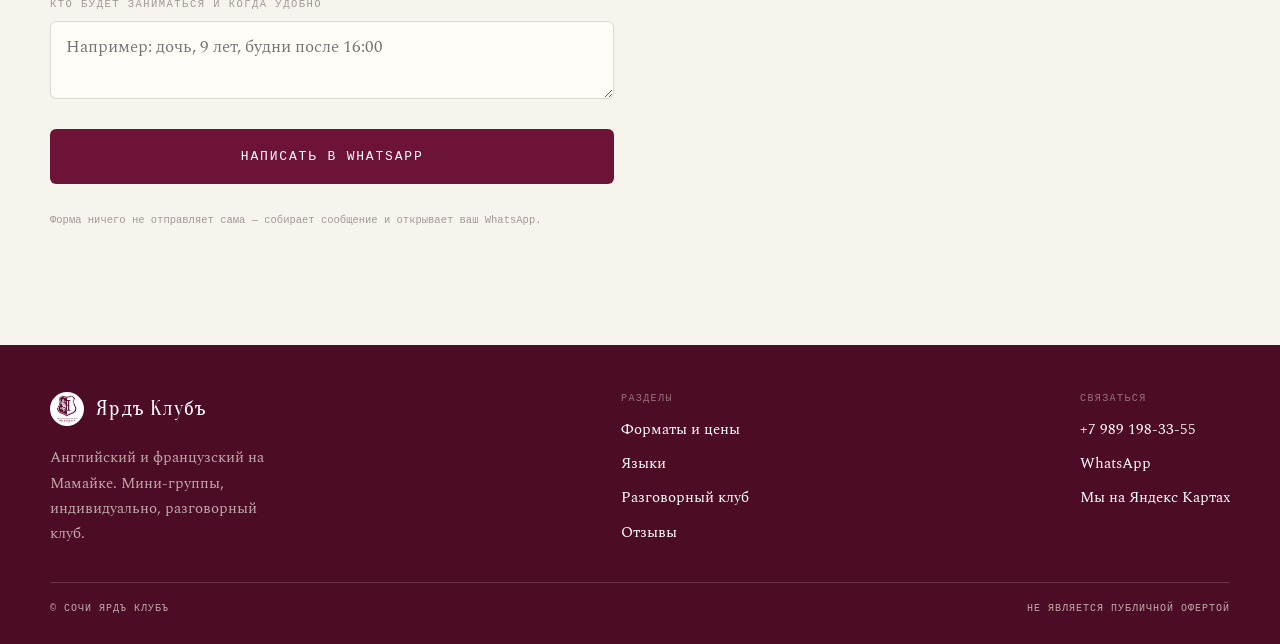
<file: yardclub/index.html>
<!doctype html>
<html lang="ru">
<head>
<meta charset="utf-8">
<meta name="viewport" content="width=device-width, initial-scale=1">
<title>Сочи Ярдъ Клубъ — английский и французский на Мамайке</title>
<meta name="description" content="Курсы английского и французского в Сочи, Волжская 70. Мини-группы по 2–4 человека, индивидуально, разговорный клуб от 500 ₽. Дети, взрослые и старшее поколение.">
<meta property="og:title" content="Сочи Ярдъ Клубъ — английский и французский на Мамайке">
<meta property="og:description" content="Мини-группы по 2–4 человека. Два языка, разговорный клуб, занятия онлайн и очно.">
<meta property="og:image" content="assets/photo/lesson.jpg">
<meta name="theme-color" content="#6e1338">
<link rel="preconnect" href="https://fonts.googleapis.com">
<link rel="preconnect" href="https://fonts.gstatic.com" crossorigin>
<link href="https://fonts.googleapis.com/css2?family=Oranienbaum&family=Spectral:wght@400;500;600&family=Cousine:wght@400;700&display=swap" rel="stylesheet">
<link rel="stylesheet" href="assets/css/style.css">
<script type="application/ld+json">
{
  "@context": "https://schema.org",
  "@type": "LanguageSchool",
  "name": "Сочи Ярдъ Клубъ",
  "alternateName": "Yard Club",
  "description": "Курсы английского и французского языка в Сочи: мини-группы, индивидуально, разговорный клуб.",
  "address": { "@type": "PostalAddress", "streetAddress": "Волжская улица, 70, микрорайон Мамайка", "addressLocality": "Сочи", "addressCountry": "RU" },
  "telephone": "+79891983355",
  "aggregateRating": { "@type": "AggregateRating", "ratingValue": "4.6", "reviewCount": "9", "bestRating": "5" }
}
</script>
</head>
<body>

<header class="hdr">
  <div class="wrap hdr-in">
    <a class="mark" href="#top">
      <img src="assets/photo/crest.webp" alt="" width="34" height="34">
      <b>Ярдъ Клубъ</b>
    </a>
    <nav class="nav">
      <a href="#table">Форматы и цены</a>
      <a href="#langs">Языки</a>
      <a href="#who">Кому</a>
      <a href="#reviews">Отзывы</a>
      <a href="#book">Адрес</a>
    </nav>
    <a class="btn" href="#book">Записаться</a>
  </div>
</header>

<main id="top">

  <!-- ═══ ПЕРВЫЙ ЭКРАН: ФОТО ВО ВСЮ ШИРИНУ ═══ -->
  <section class="hero">
    <div class="hero-panel">
      <div class="hero-panel-in">
        <img class="hero-crest" src="assets/photo/crest.webp" alt="" width="52" height="52">
        <p class="eyebrow">Сочи · Мамайка · Волжская, 70</p>
        <h1>Клуб, где за столом<br>вас не больше четверых</h1>
        <p class="hero-sub">
          Английский и французский в мини-группах по два–четыре человека,
          один на один или в разговорном клубе. Столько, сколько нужно,
          чтобы говорить на каждом занятии, а не слушать соседа.
        </p>
        <div class="hero-cta">
          <a class="btn btn-light" href="#book">Записаться на пробное</a>
          <a class="btn btn-ghost" href="#table">Посмотреть форматы</a>
        </div>
      </div>
    </div>

    <figure class="hero-photo">
      <picture>
        <source srcset="assets/photo/lesson.webp" type="image/webp">
        <img src="assets/photo/lesson.jpg" width="1600" height="1067"
             alt="Занятие в Ярдъ Клубе: три ученицы за отдельными столами и преподаватель с карточками">
      </picture>
      <figcaption>Наш класс на Волжской</figcaption>
    </figure>
  </section>

  <!-- ═══ ЛЕНТА ФАКТОВ ═══ -->
  <div class="strip">
    <div class="wrap strip-in">
      <div class="strip-i"><b>2–4</b><span>человека в группе</span></div>
      <div class="strip-i"><b>2</b><span>языка: англ. и франц.</span></div>
      <div class="strip-i"><b>500 ₽</b><span>разговорный клуб, час</span></div>
      <div class="strip-i"><b>4,6</b><span>на Яндекс Картах</span></div>
    </div>
  </div>

  <!-- ═══ ПОДПИСЬ ПРОЕКТА: КЛУБНЫЙ СТОЛ ═══ -->
  <section id="table">
    <div class="wrap">
      <div class="head">
        <p class="eyebrow">Форматы и цены</p>
        <h2>Сколько вас за столом</h2>
        <p class="lede">
          От этого зависит и цена, и то, как проходит занятие.
          Нажмите формат — покажем стол и стоимость часа.
        </p>
      </div>

      <div class="table-wrap">
        <div class="desk-col">
          <div class="desk" id="desk"></div>
          <p class="desk-lbl" id="desk-lbl"></p>
        </div>

        <div>
          <div class="seats" id="seats" role="tablist" aria-label="Форматы занятий"></div>
          <p class="table-note">
            Цены действуют с 1 июня, указаны за академический час.
            Не оферта: расписание, набор в группы и скидки уточняйте
            у администратора.
          </p>
        </div>
      </div>
    </div>
  </section>

  <!-- ═══ ЯЗЫКИ ═══ -->
  <section class="band" id="langs">
    <div class="wrap">
      <div class="head">
        <p class="eyebrow">Два языка</p>
        <h2>Английский<br>и французский</h2>
        <p class="lede">Редкий случай для района: оба языка в одном месте, у одних и тех же преподавателей.</p>
      </div>

      <div class="langs">
        <div class="lang">
          <span class="tag">English</span>
          <h3>Английский</h3>
          <p>
            Все форматы: мини-группа, индивидуально, разговорный клуб.
            Дети читают адаптированную классику — на занятиях у нас
            «Alice in Wonderland» в оригинале.
          </p>
        </div>
        <div class="lang">
          <span class="tag">Français</span>
          <h3>Французский</h3>
          <p>
            Мини-группы и индивидуальные занятия для детей и взрослых,
            плюс разговорный клуб. С нуля или с продолжения — смотрим
            на пробном.
          </p>
        </div>
      </div>
    </div>
  </section>

  <!-- ═══ КОМУ ═══ -->
  <section id="who">
    <div class="wrap">
      <div class="head">
        <p class="eyebrow">Кому подойдёт</p>
        <h2>Здесь учатся<br>в любом возрасте</h2>
      </div>

      <div class="who-grid">
        <div class="who-c">
          <h3>Детям и подросткам</h3>
          <p>Мини-группа по 600 ₽ за час или занятия один на один. Читаем, говорим, разбираем правила чтения — не заучиваем списки слов.</p>
        </div>
        <div class="who-c">
          <h3>Взрослым</h3>
          <p>С нуля или с продолжения, в группе по 800 ₽ или индивидуально. Можно заниматься онлайн, если не получается доехать.</p>
        </div>
        <div class="who-c">
          <h3>Старшему поколению</h3>
          <p>Отдельные курсы, спокойный темп и та же мини-группа. Возраст здесь не помеха, а причина заниматься в маленькой компании.</p>
        </div>
      </div>
    </div>
  </section>

  <!-- ═══ РАЗГОВОРНЫЙ КЛУБ ═══ -->
  <section class="wine" id="club">
    <div class="wrap">
      <div class="head">
        <p class="eyebrow">Самый простой вход</p>
        <h2>Разговорный клуб</h2>
        <p class="lede" style="color:rgba(244,236,228,.8)">
          Приходите говорить, а не учиться. Дешевле любого другого формата
          и лучше всего показывает, как у нас проходит занятие.
        </p>
      </div>

      <div class="ticket">
        <div class="ticket-price">
          <img class="ticket-crest" src="assets/photo/crest.webp" alt="" width="44" height="44">
          <b>500 ₽</b>
          <span>за час</span>
        </div>

        <dl class="ticket-list">
          <div><dt>Языки</dt><dd>Английский или французский</dd></div>
          <div><dt>Формат</dt><dd>Компания за одним столом</dd></div>
          <div><dt>Домашние задания</dt><dd>Нет</dd></div>
          <div><dt>Оценки</dt><dd>Нет</dd></div>
        </dl>
      </div>

      <div class="ticket-cta">
        <a class="btn btn-light" href="#book">Прийти в клуб</a>
      </div>
    </div>
  </section>

  <!-- ═══ ОТЗЫВЫ ═══ -->
  <section id="reviews">
    <div class="wrap">
      <div class="head">
        <p class="eyebrow">Отзывы · Яндекс Карты</p>
        <h2>Что говорят<br>ученики</h2>
        <p class="lede">Рейтинг 4,6 при 11 оценках. Клуб молодой, отзывов пока девять — публикуем как есть.</p>
      </div>

      <div class="quotes" id="quotes"></div>
    </div>
  </section>

  <!-- ═══ ФОТОГРАФИИ ═══ -->
  <section class="band" id="pics">
    <div class="wrap">
      <div class="head">
        <p class="eyebrow">Класс на Волжской</p>
        <h2>Четыре стола,<br>окна во двор</h2>
      </div>

      <div class="pics">
        <figure class="pic">
          <picture><source srcset="assets/photo/room.webp" type="image/webp">
          <img src="assets/photo/room.jpg" loading="lazy" alt="Класс Ярдъ Клуба: четыре стола, светлые стены, окна"></picture>
          <figcaption>Класс</figcaption>
        </figure>
        <figure class="pic">
          <picture><source srcset="assets/photo/reading.webp" type="image/webp">
          <img src="assets/photo/reading.jpg" loading="lazy" alt="Ученица читает Alice in Wonderland в оригинале"></picture>
          <figcaption>Читаем в оригинале</figcaption>
        </figure>
        <figure class="pic">
          <picture><source srcset="assets/photo/lesson.webp" type="image/webp">
          <img src="assets/photo/lesson.jpg" loading="lazy" alt="Занятие с преподавателем и карточками букв"></picture>
          <figcaption>Занятие</figcaption>
        </figure>
      </div>
    </div>
  </section>

  <!-- ═══ ЗАПИСЬ ═══ -->
  <section id="book">
    <div class="wrap">
      <div class="head">
        <p class="eyebrow">Запись</p>
        <h2>Приходите<br>на пробное</h2>
        <p class="lede">Заполните — откроется WhatsApp с готовым сообщением. Или просто позвоните.</p>
      </div>

      <div class="book">
        <form class="form" id="book-form" novalidate>
          <div>
            <label class="fl" for="f-name">Как вас зовут</label>
            <input id="f-name" name="name" type="text" autocomplete="name" placeholder="Имя" required>
          </div>
          <div>
            <label class="fl" for="f-lang">Язык</label>
            <select id="f-lang" name="lang">
              <option selected>Английский</option>
              <option>Французский</option>
              <option>Ещё не решили</option>
            </select>
          </div>
          <div>
            <label class="fl" for="f-fmt">Формат</label>
            <select id="f-fmt" name="fmt">
              <option>Разговорный клуб</option>
              <option selected>Мини-группа, 2–4 человека</option>
              <option>Индивидуально</option>
              <option>Подскажите, что подойдёт</option>
            </select>
          </div>
          <div>
            <label class="fl" for="f-note">Кто будет заниматься и когда удобно</label>
            <textarea id="f-note" name="note" placeholder="Например: дочь, 9 лет, будни после 16:00"></textarea>
          </div>
          <button class="btn btn-solid btn-block" type="submit">Написать в WhatsApp</button>
          <p class="form-note" id="form-note">Форма ничего не отправляет сама — собирает сообщение и открывает ваш WhatsApp.</p>
        </form>

        <div class="info">
          <div class="info-r">
            <div class="info-k">Телефон</div>
            <div class="info-v"><a href="tel:+79891983355">+7 989 198-33-55</a><small>Звонок и WhatsApp</small></div>
          </div>
          <div class="info-r">
            <div class="info-k">Адрес</div>
            <div class="info-v">Волжская улица, 70<small>Сочи, микрорайон Мамайка</small></div>
          </div>
          <div class="info-r">
            <div class="info-k">Форматы</div>
            <div class="info-v">Очно и онлайн<small>Оплата картой, есть подарочный сертификат</small></div>
          </div>
          <iframe class="map" loading="lazy" title="Ярдъ Клубъ на карте"
            src="https://yandex.ru/map-widget/v1/org/yard_club/173596534362/?ll=39.697316%2C43.626962&z=17"></iframe>
        </div>
      </div>
    </div>
  </section>

</main>

<footer class="ftr">
  <div class="wrap">
    <div class="ftr-in">
      <div class="ftr-col">
        <a class="mark" href="#top" style="margin:0">
          <img src="assets/photo/crest.webp" alt="" width="34" height="34">
          <b>Ярдъ Клубъ</b>
        </a>
        <p style="margin:10px 0 0;max-width:30ch;font-size:15px">Английский и французский на Мамайке. Мини-группы, индивидуально, разговорный клуб.</p>
      </div>
      <div class="ftr-col">
        <span class="fl">Разделы</span>
        <a href="#table">Форматы и цены</a>
        <a href="#langs">Языки</a>
        <a href="#club">Разговорный клуб</a>
        <a href="#reviews">Отзывы</a>
      </div>
      <div class="ftr-col">
        <span class="fl">Связаться</span>
        <a href="tel:+79891983355">+7 989 198-33-55</a>
        <a href="https://wa.me/79891983355" target="_blank" rel="noopener">WhatsApp</a>
        <a href="https://yandex.ru/maps/org/yard_club/173596534362/" target="_blank" rel="noopener">Мы на Яндекс Картах</a>
      </div>
    </div>
    <div class="ftr-bottom">
      <span>© Сочи Ярдъ Клубъ</span>
      <span>Не является публичной офертой</span>
    </div>
  </div>
</footer>

<a class="btn btn-solid fab" href="#book">Записаться на пробное</a>

<script src="assets/js/app.js"></script>
</body>
</html>
</file>
<file: arlett/assets/css/style.css>
/* ═══ Arlett ══════════════════════════════════════════════════
   Цвета сняты с их же фотографий: вишнёвый — вывеска на фасаде,
   фуксия — форма косметолога, тёплый серый — стены кабинетов.
   Фуксией отмечено только выбранное и нажимаемое.
   ─────────────────────────────────────────────────────────── */

:root {
  --stena:  #E9E6E1;   /* стена кабинета — основной фон */
  --gips:   #F7F5F2;   /* карточки */
  --liniya: #D3CDC5;   /* линии разметки */
  --grafit: #221F21;   /* пол, тёмные полосы, текст */
  --ink-65: #554E51;
  --ink-40: #8B8388;
  --vino:   #75172A;   /* вывеска Arlett */
  --vino-d: #55101F;
  --fuksia: #C13463;   /* форма мастера — выбранное и активное */
  --fuksia-l:#E88AAC;
  --svet:   #F2EDEA;   /* текст на тёмном */
  --svet-55:#A39399;

  --disp: 'Unbounded', 'Trebuchet MS', sans-serif;
  --body: 'Literata', Georgia, serif;
  --mono: 'IBM Plex Mono', ui-monospace, monospace;

  --pad: clamp(18px, 5.4vw, 84px);
  --r: 3px;
  --gutter: max(var(--pad), calc((100% - 1200px) / 2));
  --gutter-wide: max(clamp(12px, 5.4vw, 84px), calc((100% - 1520px) / 2));
}

* { box-sizing: border-box; }
html { -webkit-text-size-adjust: 100%; scroll-behavior: smooth; }
section[id], main [id] { scroll-margin-top: 78px; }
@media (prefers-reduced-motion: reduce) { html { scroll-behavior: auto; } }

body {
  margin: 0;
  background: var(--stena);
  color: var(--grafit);
  font: 400 16.5px/1.66 var(--body);
  overflow-x: hidden;
  -webkit-font-smoothing: antialiased;
}
img { max-width: 100%; display: block; }
a { color: inherit; }
h1, h2, h3 { margin: 0; font-weight: 400; }
p { margin: 0 0 1em; }
ul { margin: 0; padding: 0; list-style: none; }

:focus-visible { outline: 2px solid var(--fuksia); outline-offset: 3px; border-radius: 1px; }
.sec--dark :focus-visible, .book :focus-visible, .lb :focus-visible { outline-color: var(--fuksia-l); }

.skip { position: absolute; left: -9999px; top: 0; z-index: 99; background: var(--vino); color: #fff; padding: 12px 18px; }
.skip:focus { left: 0; }

/* ─── типографика ─────────────────────────────────────────── */
.eyebrow {
  margin: 0 0 15px;
  font: 400 10.5px/1.4 var(--mono);
  letter-spacing: .17em; text-transform: uppercase;
  color: var(--vino);
}
.eyebrow--light { color: var(--fuksia-l); }
.sec--dark .eyebrow { color: var(--fuksia-l); }

.h2 {
  font: 300 clamp(1.6rem, 6.6vw, 2.7rem)/1.14 var(--disp);
  letter-spacing: -0.03em; color: var(--grafit);
}
.h2--light, .sec--dark .h2 { color: var(--svet); }
.h2 em, .hero__h1 em { font-style: normal; color: var(--vino); }
.h2--light em, .sec--dark .h2 em { color: var(--fuksia-l); }
.sec--dark .sec__sub { color: var(--svet-55); }

.link {
  font: 500 14.5px/1.5 var(--body); color: var(--vino); text-decoration: none;
  border-bottom: 1px solid currentColor; padding-bottom: 2px;
}
.link--light { color: var(--fuksia-l); }
.link:hover { color: var(--fuksia); }
.link--light:hover { color: var(--svet); }

/* ─── кнопки ──────────────────────────────────────────────── */
.btn {
  display: inline-flex; align-items: center; justify-content: center;
  min-height: 50px; padding: 0 24px;
  font: 500 14.5px/1 var(--body);
  text-decoration: none; cursor: pointer;
  border: 1px solid transparent; border-radius: var(--r);
  transition: background .18s, color .18s, border-color .18s;
}
.btn--solid { background: var(--vino); color: #fff; }
.btn--solid:hover { background: var(--vino-d); }
.btn--ghost { background: transparent; color: var(--grafit); border-color: var(--liniya); }
.btn--ghost:hover { border-color: var(--vino); color: var(--vino); }
.btn--wine { background: var(--vino); color: #fff; }
.btn--wine:hover { background: var(--fuksia); }
.btn--line { background: transparent; color: var(--svet); border-color: rgba(163,147,153,.55); }
.btn--line:hover { border-color: var(--svet); background: rgba(242,237,234,.08); }

/* ─── шапка ───────────────────────────────────────────────── */
.top {
  position: sticky; top: 0; z-index: 40;
  display: flex; align-items: center; gap: 16px;
  padding: 11px var(--gutter);
  background: color-mix(in srgb, var(--stena) 90%, transparent);
  backdrop-filter: blur(9px);
  border-bottom: 1px solid var(--liniya);
}
.top__mark { text-decoration: none; display: flex; flex-direction: column; gap: 1px; margin-right: auto; }
.top__markA { font: 600 16px/1 var(--disp); letter-spacing: -0.02em; color: var(--vino); }
.top__markB { font: 400 8.5px/1 var(--mono); letter-spacing: .22em; text-transform: uppercase; color: var(--ink-40); }
.top__nav { display: none; gap: 22px; }
.top__nav a {
  font: 400 11px/1 var(--mono); letter-spacing: .1em; text-transform: uppercase;
  color: var(--ink-65); text-decoration: none; padding: 6px 0; border-bottom: 1px solid transparent;
}
.top__nav a:hover { color: var(--vino); border-bottom-color: var(--vino); }
.top__cta {
  font: 500 13.5px/1 var(--body); text-decoration: none;
  color: #fff; background: var(--vino); padding: 11px 17px; border-radius: var(--r);
}
.top__cta:hover { background: var(--fuksia); }

/* ─── первый экран ────────────────────────────────────────── */
.hero { padding: clamp(32px, 7vw, 68px) var(--gutter) clamp(28px, 6vw, 52px); }
.hero__h1 {
  font: 300 clamp(2.1rem, 9.6vw, 3.7rem)/1.1 var(--disp);
  letter-spacing: -0.042em; color: var(--grafit); margin: 0 0 20px;
}
.hero__lead { font-size: 16.5px; color: var(--ink-65); max-width: 44ch; margin-bottom: 26px; }
.hero__acts { display: flex; flex-wrap: wrap; gap: 10px; margin-bottom: 30px; }
.hero__acts .btn { flex: 1 1 auto; min-width: 180px; }

.hero__stats {
  display: grid; grid-template-columns: repeat(2, 1fr);
  gap: 1px; margin: 0 0 26px; background: var(--liniya); border: 1px solid var(--liniya);
}
.hero__stats > div { background: var(--stena); padding: 14px 14px 13px; }
.hero__stats dt {
  font: 400 9.5px/1.3 var(--mono); letter-spacing: .14em; text-transform: uppercase;
  color: var(--ink-40); margin-bottom: 7px;
}
.hero__stats dd { margin: 0; font: 400 clamp(1.15rem, 4.6vw, 1.4rem)/1.05 var(--disp); color: var(--vino); letter-spacing: -0.03em; }
.hero__stats dd small { display: block; margin-top: 6px; font: 400 12px/1.4 var(--body); color: var(--ink-65); letter-spacing: 0; }

.hero__shot { margin: 0; position: relative; }
/* height:auto обязателен — иначе атрибут height у <img> перебивает aspect-ratio */
.hero__shot img {
  width: 100%; height: auto; aspect-ratio: 4/5;
  object-fit: cover; object-position: center 40%;
  border: 1px solid var(--liniya);
}
.hero__shot figcaption {
  position: absolute; left: 0; bottom: 0; background: var(--vino); color: #fff;
  font: 400 10px/1.4 var(--mono); letter-spacing: .1em; text-transform: uppercase; padding: 9px 13px;
}

/* ─── секции ──────────────────────────────────────────────── */
.sec { padding: clamp(46px, 9vw, 100px) var(--gutter); }
.sec--wide { padding-left: var(--gutter-wide); padding-right: var(--gutter-wide); }
.sec--dark { background: var(--grafit); color: var(--svet); }
.sec__head { max-width: 54ch; margin-bottom: clamp(26px, 5vw, 44px); }
.sec__sub { margin: 16px 0 0; color: var(--ink-65); font-size: 15px; }
.sec__after { margin: 28px 0 0; }

/* ─── направления ─────────────────────────────────────────── */
.areas { display: grid; gap: 1px; background: rgba(163,147,153,.3); border: 1px solid rgba(163,147,153,.3); }
.area { background: var(--grafit); display: flex; flex-direction: column; }
.area img { width: 100%; aspect-ratio: 16/10; object-fit: cover; }
.area__b { padding: 22px 20px 24px; display: flex; flex-direction: column; flex: 1; }
.area__t { font: 400 1.25rem/1.14 var(--disp); letter-spacing: -0.03em; color: var(--svet); margin-bottom: 10px; }
.area__lead { font-size: 14.5px; color: var(--fuksia-l); margin-bottom: 10px; }
.area__body { font-size: 14.5px; color: var(--svet-55); margin-bottom: 18px; }
.area__f { margin-top: auto; border-top: 1px solid rgba(163,147,153,.25); }
.area__f li {
  padding: 9px 0; border-bottom: 1px solid rgba(163,147,153,.25);
  font: 400 12px/1.4 var(--mono); color: var(--svet); letter-spacing: .01em;
}
.area__f li:last-child { border-bottom: 0; }

/* ═══ КАРТА ЗОН — подпись студии ═════════════════════════════ */
.zones { background: var(--vino); color: #fff; padding: clamp(44px, 9vw, 96px) var(--gutter); }
.zones__head { max-width: 56ch; margin-bottom: clamp(30px, 5vw, 46px); }
.zones__head .eyebrow { color: rgba(255,255,255,.6); }
.zones__head .h2 { color: #fff; }
.zones__sub { color: rgba(255,255,255,.72); font-size: 15.5px; margin: 18px 0 0; }
.zones__grid { display: grid; gap: 20px; }
.zones__fine { margin: 20px 0 0; font-size: 13px; line-height: 1.6; color: rgba(255,255,255,.6); }
.zones__fine b { color: #fff; font-weight: 500; }

/* схема */
.zmap { background: rgba(0,0,0,.16); border: 1px solid rgba(255,255,255,.16); padding: 16px; }
.zmap__svg { width: 100%; max-width: 340px; margin: 14px auto 0; display: block; height: auto; }
/* контур тела — только для ориентации, не нажимается */
.zmap__svg .zo { fill: rgba(255,255,255,.05); stroke: rgba(255,255,255,.14); stroke-width: 1; pointer-events: none; }
.zmap__svg .zg { cursor: pointer; outline: none; }
.zmap__svg .z {
  fill: rgba(255,255,255,.11); stroke: rgba(255,255,255,.36); stroke-width: 1.2;
  transition: fill .16s, stroke .16s;
}
.zmap__svg .zg:hover .z { fill: rgba(255,255,255,.24); stroke: rgba(255,255,255,.7); }
.zmap__svg .zg:focus-visible .z { stroke: var(--fuksia-l); stroke-width: 2.4; }
.zmap__svg .zg.is-on .z { fill: var(--fuksia); stroke: var(--fuksia-l); }
.zmap__cap {
  margin: 14px 0 0; min-height: 2.8em;
  font: 400 12.5px/1.4 var(--mono); color: rgba(255,255,255,.72); text-align: center;
}

.seg { display: flex; gap: 1px; background: rgba(255,255,255,.2); border: 1px solid rgba(255,255,255,.2); }
.seg__b {
  flex: 1; background: transparent; color: rgba(255,255,255,.66); border: 0; cursor: pointer;
  padding: 12px 10px; font: 500 13.5px/1 var(--body); transition: background .16s, color .16s;
}
.seg__b:hover { color: #fff; }
.seg__b.is-on { background: #fff; color: var(--vino); }

/* список зон */
.zpick__t { font: 400 10px/1 var(--mono); letter-spacing: .17em; text-transform: uppercase; color: rgba(255,255,255,.6); margin-bottom: 12px; }
.zpick__list { display: flex; flex-wrap: wrap; gap: 6px; margin-bottom: 22px; }
.zchip {
  cursor: pointer; padding: 9px 13px; border-radius: 100px;
  background: transparent; color: rgba(255,255,255,.82);
  border: 1px solid rgba(255,255,255,.3);
  font: 400 13px/1 var(--body);
  transition: background .16s, color .16s, border-color .16s;
}
.zchip:hover { border-color: #fff; color: #fff; }
.zchip.is-on { background: var(--fuksia); border-color: var(--fuksia); color: #fff; }
.zchip b { font-weight: 400; font-family: var(--mono); font-size: 11px; opacity: .7; margin-left: 6px; }

/* итог */
.zsum { background: var(--gips); color: var(--grafit); padding: 20px; }
.zsum__empty { margin: 0; font-size: 14.5px; color: var(--ink-40); }
.zsum__l { display: grid; gap: 0; margin-bottom: 4px; }
.zsum__l li {
  display: flex; align-items: baseline; gap: 10px;
  padding: 9px 0; border-bottom: 1px solid var(--liniya); font-size: 14.5px;
}
.zsum__l i { flex: 1; border-bottom: 1px dotted var(--liniya); transform: translateY(-4px); }
.zsum__l b { font: 400 13px/1.3 var(--mono); color: var(--vino); font-weight: 400; white-space: nowrap; }
.zsum__l button {
  border: 0; background: none; cursor: pointer; color: var(--ink-40);
  font-size: 17px; line-height: 1; padding: 0 0 0 4px;
}
.zsum__l button:hover { color: var(--fuksia); }
.zsum__bundle {
  margin: 12px 0 0; padding: 11px 13px; background: #fff;
  border-left: 3px solid var(--fuksia);
  font-size: 13.5px; line-height: 1.5; color: var(--ink-65);
}
.zsum__bundle b { color: var(--vino); }
.zsum__total { margin-top: 18px; padding-top: 16px; border-top: 2px solid var(--grafit); }
.zsum__cap { display: block; font: 400 10px/1 var(--mono); letter-spacing: .17em; text-transform: uppercase; color: var(--ink-40); margin-bottom: 9px; }
.zsum__total strong { display: block; font: 400 clamp(1.9rem, 8vw, 2.5rem)/1 var(--disp); letter-spacing: -0.04em; color: var(--vino); }
.zsum__time { display: block; margin-top: 9px; font: 400 12.5px/1.5 var(--mono); color: var(--ink-65); }
.zsum__acts { display: grid; gap: 9px; margin-top: 18px; }
.zsum__acts .btn--line { color: var(--grafit); border-color: var(--liniya); }
.zsum__acts .btn--line:hover { background: var(--grafit); color: var(--svet); border-color: var(--grafit); }

/* ─── до и после ──────────────────────────────────────────── */
.before { display: grid; grid-template-columns: repeat(2, 1fr); gap: 6px; }
.before button { padding: 0; border: 1px solid var(--liniya); background: var(--gips); cursor: zoom-in; display: block; overflow: hidden; }
.before img { width: 100%; aspect-ratio: 4/3; object-fit: cover; transition: transform .5s cubic-bezier(.22,.61,.36,1); }
.before button:hover img { transform: scale(1.04); }

/* ─── прайс ───────────────────────────────────────────────── */
.price { display: grid; gap: 32px; }
.pgroup__t {
  font: 400 11px/1 var(--mono); letter-spacing: .17em; text-transform: uppercase;
  color: var(--vino); padding-bottom: 12px; margin-bottom: 4px; border-bottom: 2px solid var(--vino);
}
.pitem { padding: 14px 0; border-bottom: 1px solid var(--liniya); }
.pitem__r { display: flex; align-items: baseline; gap: 10px; }
.pitem__n { font-size: 15.5px; }
.pitem__dots { flex: 1; border-bottom: 1px dotted var(--liniya); transform: translateY(-4px); min-width: 14px; }
.pitem__p { font: 400 13.5px/1.3 var(--mono); color: var(--vino); white-space: nowrap; }
.pitem__d { margin: 6px 0 0; font-size: 12.5px; line-height: 1.5; color: var(--ink-40); }

/* ─── отзывы ──────────────────────────────────────────────── */
.aspects { display: grid; gap: 14px; margin-bottom: 32px; }
.aspect__r { display: flex; justify-content: space-between; align-items: baseline; gap: 12px; margin-bottom: 7px; }
.aspect__n { font-size: 15px; }
.aspect__v { font: 400 12px/1 var(--mono); color: var(--ink-40); }
.aspect__v b { color: var(--vino); font-weight: 400; font-size: 13.5px; }
.aspect__bar { height: 4px; background: var(--liniya); }
.aspect__bar i { display: block; height: 100%; background: var(--fuksia); }

.revs { display: grid; gap: 6px; }
.rev { background: var(--gips); border: 1px solid var(--liniya); padding: 21px 20px; }
.rev__h { display: flex; align-items: baseline; justify-content: space-between; gap: 12px; margin-bottom: 10px; }
.rev__n { font: 500 14.5px/1 var(--body); }
.rev__d { font: 400 10px/1 var(--mono); letter-spacing: .08em; text-transform: uppercase; color: var(--ink-40); }
.rev__s { display: block; margin-bottom: 11px; color: var(--fuksia); font-size: 13px; letter-spacing: .16em; }
.rev__t { margin: 0; font-size: 14.5px; line-height: 1.66; color: var(--ink-65); }

/* ─── студия ──────────────────────────────────────────────── */
.studio { display: grid; gap: clamp(28px, 5vw, 52px); }
.studio__text .h2 { display: block; margin-bottom: 20px; }
.studio__text p { color: var(--ink-65); font-size: 15.5px; max-width: 52ch; }
.studio__mt { font: 400 1.05rem/1.15 var(--disp); letter-spacing: -0.03em; margin: 26px 0 14px; }
.masters { display: grid; gap: 1px; background: var(--liniya); border: 1px solid var(--liniya); margin-bottom: 30px; }
.masters li { background: var(--stena); padding: 13px 15px; }
.masters b { display: block; font: 500 15px/1.3 var(--body); }
.masters span { font-size: 13px; color: var(--ink-40); }
.masters em { display: block; font-style: normal; font-size: 12.5px; color: var(--ink-65); margin-top: 3px; }

.filters { display: flex; flex-wrap: wrap; gap: 6px; margin-bottom: 14px; }
.filters button {
  cursor: pointer; padding: 8px 14px; border-radius: 100px;
  background: transparent; color: var(--ink-65); border: 1px solid var(--liniya);
  font: 400 13px/1 var(--body); transition: background .16s, color .16s, border-color .16s;
}
.filters button:hover { border-color: var(--vino); color: var(--vino); }
.filters button.is-on { background: var(--vino); color: #fff; border-color: var(--vino); }
.filters button span { font: 400 10px/1 var(--mono); opacity: .6; margin-left: 5px; }
.grid { display: grid; grid-template-columns: repeat(3, 1fr); gap: 5px; }
.grid button { padding: 0; border: 0; cursor: zoom-in; background: var(--liniya); display: block; overflow: hidden; }
.grid img { width: 100%; aspect-ratio: 1/1; object-fit: cover; transition: transform .5s cubic-bezier(.22,.61,.36,1); }
.grid button:hover img { transform: scale(1.05); }

.studio__pics { display: grid; grid-template-columns: repeat(2, 1fr); gap: 5px; align-content: start; }
.studio__pics img { width: 100%; aspect-ratio: 1/1; object-fit: cover; }
.studio__pics img:first-child { grid-column: span 2; aspect-ratio: 4/3; }

/* ─── как найти ───────────────────────────────────────────── */
.way { display: grid; grid-template-columns: repeat(2, 1fr); gap: 5px; margin-bottom: 22px; }
.way figure { margin: 0; }
.way img { width: 100%; aspect-ratio: 4/3; object-fit: cover; }
.way figcaption { padding: 8px 2px 0; font: 400 10px/1.4 var(--mono); letter-spacing: .08em; text-transform: uppercase; color: var(--ink-40); }
.mapwrap { border: 1px solid var(--liniya); height: 340px; }
.mapwrap iframe { width: 100%; height: 100%; border: 0; display: block; filter: saturate(.75); }

/* ─── запись ──────────────────────────────────────────────── */
.book { background: var(--grafit); color: var(--svet); padding: clamp(46px, 9vw, 100px) var(--gutter); }
.book__in { max-width: 720px; margin: 0 auto; }
.book__sub { color: var(--svet-55); font-size: 15.5px; margin: 18px 0 28px; max-width: 50ch; }
.form { display: grid; gap: 14px; }
.form__row { display: grid; gap: 14px; }
.fld { display: grid; gap: 8px; }
.fld > span { font: 400 10px/1 var(--mono); letter-spacing: .14em; text-transform: uppercase; color: var(--svet-55); }
.fld input[type=text], .fld select {
  width: 100%; min-height: 50px; padding: 0 14px;
  background: rgba(242,237,234,.05); color: var(--svet);
  border: 1px solid rgba(163,147,153,.4); border-radius: var(--r);
  font: 400 15.5px/1 var(--body); -webkit-appearance: none; appearance: none;
}
.fld select {
  background-image: linear-gradient(45deg, transparent 50%, var(--svet-55) 50%),
                    linear-gradient(135deg, var(--svet-55) 50%, transparent 50%);
  background-position: calc(100% - 19px) 22px, calc(100% - 14px) 22px;
  background-size: 5px 5px, 5px 5px; background-repeat: no-repeat;
}
.fld input:focus, .fld select:focus { border-color: var(--fuksia-l); }
.fld option { background: var(--grafit); color: var(--svet); }
.fld--chk { grid-template-columns: auto 1fr; align-items: start; gap: 11px; padding: 4px 0; }
.fld--chk input { width: 19px; height: 19px; margin: 3px 0 0; accent-color: var(--fuksia); }
.fld--chk > span { font: 400 14px/1.55 var(--body); letter-spacing: 0; text-transform: none; color: var(--svet-55); }
.fld--chk b { color: var(--fuksia-l); font-weight: 400; font-family: var(--mono); font-size: 12px; }
.form__acts { display: grid; gap: 9px; margin-top: 8px; }
.form__fine { margin: 4px 0 0; font-size: 12.5px; line-height: 1.55; color: var(--svet-55); }
.book__alt { display: grid; gap: 13px; margin-top: 28px; padding-top: 24px; border-top: 1px solid rgba(163,147,153,.28); justify-items: start; }

/* ─── подвал ──────────────────────────────────────────────── */
.foot { background: #181518; color: var(--svet-55); padding: clamp(38px, 6vw, 66px) var(--gutter) 120px; }
.foot__in { display: grid; gap: 28px; }
.foot__c h3 { font: 400 10px/1 var(--mono); letter-spacing: .17em; text-transform: uppercase; color: var(--svet); margin-bottom: 13px; }
.foot__c p { margin: 0 0 8px; font-size: 14.5px; }
.foot__c a { color: var(--svet-55); text-decoration: none; border-bottom: 1px solid rgba(163,147,153,.4); }
.foot__c a:hover { color: var(--svet); }
.foot__mark { display: flex; flex-direction: column; gap: 2px; margin-bottom: 12px !important; }
.foot__mark span:first-child { font: 600 18px/1 var(--disp); letter-spacing: -0.02em; color: var(--fuksia-l); }
.foot__mark span:last-child { font: 400 8.5px/1 var(--mono); letter-spacing: .22em; text-transform: uppercase; }
.foot__addr { max-width: 30ch; }
.foot__demo { margin: 30px 0 0; padding-top: 20px; border-top: 1px solid rgba(163,147,153,.2); font-size: 12px; line-height: 1.6; color: #6B5F65; }
.foot__demo a { color: var(--svet-55); }

/* ─── нижняя панель ───────────────────────────────────────── */
.dock {
  position: fixed; left: 0; right: 0; bottom: 0; z-index: 45;
  display: grid; grid-template-columns: 1fr auto; gap: 1px;
  background: var(--liniya); border-top: 1px solid var(--liniya);
  padding-bottom: env(safe-area-inset-bottom);
}
.dock__b { display: flex; align-items: center; justify-content: center; min-height: 54px; padding: 0 20px; text-decoration: none; font: 500 14.5px/1 var(--body); background: var(--gips); }
.dock__b--main { background: var(--vino); color: #fff; }

/* ─── лайтбокс ────────────────────────────────────────────── */
.lb { position: fixed; inset: 0; z-index: 60; background: rgba(20,14,17,.96); display: flex; align-items: center; justify-content: center; padding: 46px 12px; }
.lb[hidden] { display: none; }
.lb__f { margin: 0; max-width: 100%; max-height: 100%; display: flex; flex-direction: column; gap: 12px; }
.lb__f img { max-width: 100%; max-height: 78vh; object-fit: contain; margin: 0 auto; }
.lb__f figcaption { text-align: center; font: 400 10.5px/1.4 var(--mono); letter-spacing: .12em; text-transform: uppercase; color: var(--svet-55); }
.lb__x, .lb__nav { position: absolute; cursor: pointer; background: none; border: 0; color: var(--svet); width: 48px; height: 48px; font-size: 26px; line-height: 1; }
.lb__x { top: 8px; right: 10px; font-size: 20px; }
.lb__nav--p { left: 4px; top: 50%; transform: translateY(-50%); }
.lb__nav--n { right: 4px; top: 50%; transform: translateY(-50%); }
.lb__nav:hover, .lb__x:hover { color: var(--fuksia-l); }

/* ─── подсказка ───────────────────────────────────────────── */
.toast {
  position: fixed; left: 50%; bottom: 78px; z-index: 70; transform: translate(-50%, 12px);
  background: var(--grafit); color: var(--svet); padding: 13px 20px; border-radius: var(--r);
  font: 400 14px/1.4 var(--body); text-align: center; max-width: calc(100vw - 32px);
  box-shadow: 0 14px 34px -12px rgba(20,14,17,.6);
  opacity: 0; transition: opacity .3s, transform .3s; pointer-events: none;
}
.toast.is-in { opacity: 1; transform: translate(-50%, 0); }
@media (min-width: 660px) { .toast { bottom: 34px; } }

.rise { opacity: 0; transform: translateY(10px); transition: opacity .6s ease, transform .6s cubic-bezier(.22,.61,.36,1); }
.rise.is-in { opacity: 1; transform: none; }

/* ═══ ПЛАНШЕТ ═══════════════════════════════════════════════ */
@media (min-width: 660px) {
  body { font-size: 17px; }
  .hero__stats { grid-template-columns: repeat(4, 1fr); }
  .hero__acts .btn { flex: 0 0 auto; }
  .areas { grid-template-columns: repeat(2, 1fr); }
  .before { grid-template-columns: repeat(3, 1fr); }
  .price { grid-template-columns: repeat(2, 1fr); gap: 28px 40px; }
  .revs { grid-template-columns: repeat(2, 1fr); }
  .aspects { grid-template-columns: repeat(3, 1fr); gap: 22px; }
  .zones__grid { grid-template-columns: 300px 1fr; gap: 26px; align-items: start; }
  .zsum__acts { grid-auto-flow: column; }
  .form__row { grid-template-columns: 1fr 1fr; }
  .form__acts { grid-auto-flow: column; justify-content: start; }
  .form__acts .btn { min-width: 210px; }
  .way { grid-template-columns: repeat(4, 1fr); }
  .foot__in { grid-template-columns: 1.4fr 1fr 1fr; }
  .grid { grid-template-columns: repeat(4, 1fr); }
  .studio__pics { grid-template-columns: repeat(3, 1fr); }
  .studio__pics img:first-child { grid-column: span 3; aspect-ratio: 16/9; }
  .mapwrap { height: 420px; }
  .dock { display: none; }
  .foot { padding-bottom: clamp(38px, 6vw, 66px); }
}

/* ═══ ДЕСКТОП ═══════════════════════════════════════════════ */
@media (min-width: 1020px) {
  .top__nav { display: flex; }
  .hero { display: grid; grid-template-columns: 1.04fr 0.96fr; column-gap: clamp(38px, 5vw, 72px); align-items: start; }
  .hero__shot { position: sticky; top: 92px; }
  .hero__shot img { aspect-ratio: 3/4; max-height: calc(100vh - 168px); }
  .hero__stats { grid-template-columns: repeat(2, 1fr); margin-bottom: 0; }

  .areas { grid-template-columns: repeat(4, 1fr); }
  .zones__grid { grid-template-columns: 340px 1fr; gap: 34px; }
  .before { grid-template-columns: repeat(4, 1fr); }
  .revs { grid-template-columns: repeat(3, 1fr); }
  .studio { grid-template-columns: 1.05fr 0.95fr; align-items: start; }
  .studio__pics { position: sticky; top: 92px; }
  .sec__head { margin-bottom: 50px; }
}

@media (prefers-reduced-motion: reduce) {
  * { animation-duration: .01ms !important; transition-duration: .01ms !important; }
  .rise { opacity: 1; transform: none; }
}
</file>
<file: atelier/assets/css/style.css>
/* ═══ Atelier Volos ═══════════════════════════════════════════
   Палитра снята с витрины срезов в студии: лён, пшеница, каштан,
   горький шоколад. Единственный не-волосяной цвет — синий мел
   закройщика: им отмечены все числа и всё, что можно нажать.
   ─────────────────────────────────────────────────────────── */

:root {
  --len:    #E4D8C6;   /* лён — основной фон */
  --mel:    #F5EFE5;   /* мел — карточки */
  --line:   #C9B79F;   /* линия разметки */
  --kofe:   #7A5340;   /* каштан */
  --tush:   #241812;   /* горький шоколад — тёмные полосы и текст */
  --ink:    #241812;
  --ink-70: #5B4234;
  --ink-45: #8A705E;
  --chalk:  #2C4A66;   /* синий мел закройщика — акцент */
  --chalk-d:#1E3549;
  --sand:   #EFE6D9;   /* текст на тёмном */
  --sand-55:#A3907E;
  --chalk-l:#8FB6D4;

  --disp: 'Yeseva One', Georgia, serif;
  --body: 'Golos Text', -apple-system, 'Segoe UI', sans-serif;
  --mono: 'Martian Mono', 'Golos Text', ui-monospace, monospace;

  --pad: clamp(18px, 5.4vw, 92px);
  --r: 2px;

  /* Поля секций. На широких мониторах поле растёт само, поэтому строка текста
     и колонки не расползаются, а фон полос остаётся во всю ширину. */
  --gutter: max(var(--pad), calc((100% - 1200px) / 2));
  --gutter-wide: max(clamp(12px, 5.4vw, 92px), calc((100% - 1520px) / 2));
}

* { box-sizing: border-box; }
html { -webkit-text-size-adjust: 100%; scroll-behavior: smooth; }
section[id], main [id] { scroll-margin-top: 78px; }
@media (prefers-reduced-motion: reduce) { html { scroll-behavior: auto; } }

body {
  margin: 0;
  background: var(--len);
  color: var(--ink);
  font: 400 16.5px/1.62 var(--body);
  letter-spacing: -0.003em;
  overflow-x: hidden;
  -webkit-font-smoothing: antialiased;
}
img { max-width: 100%; display: block; }
a { color: inherit; }
h1, h2, h3 { margin: 0; font-weight: 400; }
p { margin: 0 0 1em; }
ul { margin: 0; padding: 0; list-style: none; }

:focus-visible { outline: 2px solid var(--chalk); outline-offset: 3px; border-radius: 1px; }
.merka :focus-visible, .book :focus-visible, .lb :focus-visible { outline-color: var(--chalk-l); }

.skip {
  position: absolute; left: -9999px; top: 0; z-index: 99;
  background: var(--tush); color: var(--sand); padding: 12px 18px;
}
.skip:focus { left: 0; }

/* ─── типографика ─────────────────────────────────────────── */
.eyebrow {
  margin: 0 0 14px;
  font: 400 10.5px/1.4 var(--mono);
  letter-spacing: .2em; text-transform: uppercase;
  color: var(--ink-45);
}
.eyebrow--light { color: var(--sand-55); }

.h2 {
  font: 400 clamp(1.75rem, 7.6vw, 3.15rem)/1.02 var(--disp);
  letter-spacing: -0.018em;
  color: var(--tush);
}
.h2--light { color: var(--sand); }
.h2 em, .hero__h1 em { font-style: normal; color: var(--kofe); }
.h2--light em { color: var(--chalk-l); }

.link {
  font: 500 14.5px/1.5 var(--body);
  color: var(--chalk); text-decoration: none;
  border-bottom: 1px solid currentColor; padding-bottom: 2px;
}
.link--light { color: var(--chalk-l); }
.link:hover { color: var(--kofe); }
.link--light:hover { color: var(--sand); }

/* ─── кнопки ──────────────────────────────────────────────── */
.btn {
  display: inline-flex; align-items: center; justify-content: center;
  min-height: 50px; padding: 0 24px;
  font: 500 14.5px/1 var(--body); letter-spacing: .005em;
  text-decoration: none; cursor: pointer;
  border: 1px solid transparent; border-radius: var(--r);
  transition: background .18s, color .18s, border-color .18s;
}
.btn--solid { background: var(--tush); color: var(--sand); }
.btn--solid:hover { background: var(--kofe); }
.btn--ghost { background: transparent; color: var(--ink); border-color: var(--kofe); }
.btn--ghost:hover { background: var(--kofe); color: var(--mel); }
.btn--chalk { background: var(--chalk); color: #fff; }
.btn--chalk:hover { background: var(--chalk-d); }
.btn--line { background: transparent; color: var(--sand); border-color: var(--sand-55); }
.btn--line:hover { border-color: var(--sand); background: rgba(245,239,229,.08); }

/* ─── шапка ───────────────────────────────────────────────── */
.top {
  position: sticky; top: 0; z-index: 40;
  display: flex; align-items: center; gap: 16px;
  padding: 12px var(--gutter);
  background: color-mix(in srgb, var(--len) 88%, transparent);
  backdrop-filter: blur(9px);
  border-bottom: 1px solid var(--line);
}
.top__mark { text-decoration: none; display: flex; align-items: baseline; gap: 6px; margin-right: auto; }
.top__markA {
  font: 400 15px/1 var(--disp); letter-spacing: .13em; text-transform: uppercase; color: var(--tush);
}
.top__markB {
  font: 400 10px/1 var(--mono); letter-spacing: .22em; text-transform: uppercase; color: var(--kofe);
}
.top__nav { display: none; gap: 24px; }
.top__nav a {
  font: 400 11px/1 var(--mono); letter-spacing: .14em; text-transform: uppercase;
  color: var(--ink-70); text-decoration: none; padding: 6px 0;
  border-bottom: 1px solid transparent;
}
.top__nav a:hover { color: var(--chalk); border-bottom-color: var(--chalk); }
.top__cta {
  font: 500 13.5px/1 var(--body); text-decoration: none;
  color: var(--sand); background: var(--tush);
  padding: 11px 17px; border-radius: var(--r);
}
.top__cta:hover { background: var(--kofe); }

/* ─── первый экран ────────────────────────────────────────── */
.hero { padding: clamp(34px, 8vw, 76px) var(--gutter) clamp(30px, 6vw, 56px); }
.hero__h1 {
  font: 400 clamp(2.35rem, 11.2vw, 4.6rem)/0.99 var(--disp);
  letter-spacing: -0.028em; color: var(--tush);
  margin: 0 0 20px; max-width: 12ch;
}
.hero__lead {
  font-size: 16.5px; line-height: 1.6; color: var(--ink-70);
  max-width: 46ch; margin-bottom: 26px;
}
.hero__acts { display: flex; flex-wrap: wrap; gap: 10px; margin-bottom: 30px; }
.hero__acts .btn { flex: 1 1 auto; min-width: 190px; }

.hero__stats {
  display: grid; grid-template-columns: repeat(2, 1fr);
  gap: 1px; margin: 0 0 26px;
  background: var(--line); border: 1px solid var(--line);
}
.hero__stats > div { background: var(--len); padding: 14px 14px 13px; }
.hero__stats dt {
  font: 400 9.5px/1.3 var(--mono); letter-spacing: .16em; text-transform: uppercase;
  color: var(--ink-45); margin-bottom: 7px;
}
.hero__stats dd {
  margin: 0; font: 400 clamp(1.3rem, 5.4vw, 1.7rem)/1 var(--disp); color: var(--tush);
}
.hero__stats dd small {
  display: block; margin-top: 5px;
  font: 400 12px/1.35 var(--body); color: var(--ink-70); letter-spacing: 0;
}

.hero__shot { margin: 0; position: relative; }
/* height:auto обязателен — иначе атрибут height у <img> перебивает aspect-ratio */
.hero__shot img {
  width: 100%; height: auto; aspect-ratio: 4/5;
  object-fit: cover; object-position: center 38%;
  border: 1px solid var(--line);
}
.hero__shot figcaption {
  position: absolute; left: 0; bottom: 0;
  background: var(--tush); color: var(--sand);
  font: 400 10px/1.4 var(--mono); letter-spacing: .12em; text-transform: uppercase;
  padding: 9px 13px;
}

/* ═══ МЕРКА — подпись студии ══════════════════════════════════ */
.merka { background: var(--tush); color: var(--sand); padding: clamp(46px, 10vw, 104px) var(--gutter); }
.merka__in { max-width: none; }
.merka__head { max-width: 56ch; margin-bottom: clamp(34px, 6vw, 54px); }
.merka__sub { color: var(--sand-55); font-size: 15.5px; margin: 18px 0 0; }

/* лента закройщика */
.tape {
  border: 1px solid rgba(163,144,126,.34);
  padding: 20px 20px 16px; margin-bottom: 26px;
  background: rgba(245,239,229,.035);
}
.tape__label { display: flex; align-items: baseline; justify-content: space-between; gap: 14px; margin-bottom: 20px; }
.tape__cap {
  font: 400 10px/1 var(--mono); letter-spacing: .18em; text-transform: uppercase; color: var(--sand-55);
}
.tape__val {
  font: 400 clamp(1.65rem, 7vw, 2.3rem)/1 var(--disp); color: var(--sand); letter-spacing: -0.01em;
}
.tape__body { position: relative; height: 74px; touch-action: pan-y; }
.tape__ruler {
  position: absolute; left: 0; right: 0; top: 0; height: 34px;
  background-image:
    repeating-linear-gradient(90deg, rgba(239,230,217,.85) 0 2px, transparent 2px calc(100% / 7)),
    repeating-linear-gradient(90deg, rgba(163,144,126,.55) 0 1px, transparent 1px calc(100% / 35));
  background-size: 100% 34px, 100% 17px;
  background-position: left top, left top;
  background-repeat: no-repeat;
  border-bottom: 1px solid rgba(163,144,126,.4);
}
.tape__ruler::after {
  content: ''; position: absolute; right: 0; top: 0; width: 2px; height: 34px;
  background: rgba(239,230,217,.85);
}
.tape__nums { position: absolute; left: 0; right: 0; top: 40px; height: 16px; }
.tape__nums span {
  position: absolute; transform: translateX(-50%);
  font: 400 10.5px/1 var(--mono); color: var(--sand-55); letter-spacing: .04em;
}
.tape__nums span:first-child { transform: translateX(-2px); }
.tape__nums span:last-child { transform: translateX(-100%); }
.tape__nums span.is-on { color: var(--chalk-l); }
.tape__mark {
  position: absolute; top: -6px; left: 0; width: 2px; height: 46px;
  background: var(--chalk-l); pointer-events: none;
  transform: translateX(-1px);
  transition: left .16s cubic-bezier(.22,.61,.36,1);
}
.tape__mark::before {
  content: ''; position: absolute; left: 50%; top: -7px; transform: translateX(-50%);
  border: 6px solid transparent; border-top-color: var(--chalk-l); border-bottom: 0;
}
.tape__range {
  position: absolute; left: 0; top: -6px; width: 100%; height: 52px;
  margin: 0; opacity: 0; cursor: ew-resize; -webkit-appearance: none; appearance: none; background: none;
}
.tape__range::-webkit-slider-thumb { -webkit-appearance: none; width: 2px; height: 52px; }
.tape__range::-moz-range-thumb { width: 2px; height: 52px; border: 0; }
.tape__note {
  margin: 16px 0 0; padding-top: 14px; border-top: 1px solid rgba(163,144,126,.28);
  font: 400 13.5px/1.5 var(--body); color: var(--sand-55);
}
.tape__note b { color: var(--sand); font-weight: 500; }

/* переключатель техники */
.seg { display: flex; gap: 1px; background: rgba(163,144,126,.34); border: 1px solid rgba(163,144,126,.34); margin-bottom: 20px; }
.seg__b {
  flex: 1; background: var(--tush); color: var(--sand-55); border: 0; cursor: pointer;
  padding: 14px 10px; font: 500 14px/1 var(--body);
  transition: background .16s, color .16s;
}
.seg__b:hover { color: var(--sand); }
.seg__b.is-on { background: var(--sand); color: var(--tush); }

/* наряд-заказ */
.slip { display: grid; gap: 1px; background: rgba(163,144,126,.34); border: 1px solid rgba(163,144,126,.34); }
.slip__col { background: var(--tush); padding: 22px 20px 24px; display: flex; flex-direction: column; }
.slip__t {
  display: flex; align-items: baseline; flex-wrap: wrap; gap: 8px;
  margin: 0 0 4px; font: 400 10px/1.3 var(--mono); letter-spacing: .18em; text-transform: uppercase;
  color: var(--sand);
}
.slip__t small {
  font: 400 10px/1.3 var(--mono); letter-spacing: .1em; text-transform: none; color: var(--sand-55);
}
.slip__rate { margin: 0 0 20px; font: 400 13px/1.4 var(--mono); color: var(--chalk-l); letter-spacing: .02em; }
.slip__sum {
  margin: 22px 0 6px; margin-top: auto; padding-top: 22px;
  font: 400 clamp(1.5rem, 6.4vw, 1.95rem)/1 var(--disp);
  color: var(--sand); letter-spacing: -0.01em;
}
.slip__fine { margin: 0; font-size: 12.5px; line-height: 1.5; color: var(--sand-55); }

.ctl { display: block; }
.ctl__cap {
  display: flex; justify-content: space-between; align-items: baseline; gap: 10px;
  font: 400 10px/1 var(--mono); letter-spacing: .14em; text-transform: uppercase; color: var(--sand-55);
  margin-bottom: 12px;
}
.ctl__cap--static { display: block; margin: 10px 0 0; }
.ctl__cap output { font-size: 15px; letter-spacing: .02em; color: var(--sand); text-transform: none; }
.ctl input[type=range] {
  -webkit-appearance: none; appearance: none; width: 100%; height: 26px;
  margin: 0; background: none; cursor: ew-resize;
}
.ctl input[type=range]::-webkit-slider-runnable-track {
  height: 2px; background: rgba(163,144,126,.5);
}
.ctl input[type=range]::-moz-range-track { height: 2px; background: rgba(163,144,126,.5); }
.ctl input[type=range]::-webkit-slider-thumb {
  -webkit-appearance: none; width: 15px; height: 15px; margin-top: -6.5px;
  background: var(--chalk-l); border-radius: 50%; border: 0;
}
.ctl input[type=range]::-moz-range-thumb {
  width: 15px; height: 15px; background: var(--chalk-l); border-radius: 50%; border: 0;
}

.pick { display: flex; gap: 8px; margin-bottom: 20px; }
.pick--4 { gap: 6px; }
.pick__b {
  flex: 1; cursor: pointer; padding: 11px 8px;
  background: transparent; color: var(--sand-55);
  border: 1px solid rgba(163,144,126,.4); border-radius: var(--r);
  font: 500 13.5px/1.2 var(--body);
  transition: background .16s, color .16s, border-color .16s;
}
.pick__b small { display: block; margin-top: 3px; font: 400 10px/1 var(--mono); letter-spacing: .06em; }
.pick__b:hover { color: var(--sand); border-color: var(--sand-55); }
.pick__b.is-on { background: var(--chalk); color: #fff; border-color: var(--chalk); }
.pick__b.is-on small { color: rgba(255,255,255,.72); }

/* итог */
.total {
  display: grid; gap: 20px; margin-top: 24px; padding: 22px 20px;
  background: var(--sand); color: var(--tush);
}
.total__cap {
  display: block; font: 400 10px/1 var(--mono); letter-spacing: .18em; text-transform: uppercase;
  color: var(--ink-45); margin-bottom: 10px;
}
.total__num strong {
  display: block; font: 400 clamp(2.2rem, 10vw, 3.1rem)/1 var(--disp);
  letter-spacing: -0.022em; color: var(--tush);
}
.total__time {
  display: block; margin-top: 10px;
  font: 400 12.5px/1.5 var(--mono); color: var(--chalk); letter-spacing: .01em;
}
.total__acts { display: grid; gap: 9px; }
.total__acts .btn--line { color: var(--tush); border-color: var(--kofe); }
.total__acts .btn--line:hover { background: var(--kofe); color: var(--sand); }
.merka__fine { margin: 18px 0 0; font-size: 13px; line-height: 1.6; color: var(--sand-55); }
.merka__fine b { color: var(--sand); font-weight: 500; }

/* ─── секции ──────────────────────────────────────────────── */
.sec { padding: clamp(48px, 10vw, 108px) var(--gutter); }
.sec--wide { padding-left: var(--gutter-wide); padding-right: var(--gutter-wide); }
.sec__head { max-width: 54ch; margin-bottom: clamp(28px, 5vw, 46px); }
.sec__sub { margin: 16px 0 0; color: var(--ink-70); font-size: 15px; }
.sec__after { margin: 30px 0 0; }

/* ─── тёмная секция ───────────────────────────────────────── */
.sec--dark { background: var(--tush); color: var(--sand); }
.sec--dark .eyebrow { color: var(--sand-55); }
.sec--dark .h2 { color: var(--sand); }
.sec--dark .h2 em { color: var(--chalk-l); }
.sec--dark .sec__sub { color: var(--sand-55); }

/* ─── техники ─────────────────────────────────────────────── */
.methods { display: grid; gap: 1px; background: var(--line); border: 1px solid var(--line); }
.method { background: var(--mel); display: flex; flex-direction: column; }
.method img { width: 100%; aspect-ratio: 16/10; object-fit: cover; }
.method__b { padding: 22px 20px 24px; display: flex; flex-direction: column; flex: 1; }
.method__n {
  font: 400 10px/1 var(--mono); letter-spacing: .18em; text-transform: uppercase;
  color: var(--ink-45); margin-bottom: 12px;
}
.method__t { font: 400 1.6rem/1.06 var(--disp); color: var(--tush); margin-bottom: 10px; letter-spacing: -0.015em; }
.method__lead { font-size: 15px; color: var(--kofe); margin-bottom: 10px; font-weight: 500; }
.method__body { font-size: 14.5px; color: var(--ink-70); margin-bottom: 18px; }
.method__f { margin-top: auto; border-top: 1px solid var(--line); }
.method__f li {
  display: flex; justify-content: space-between; gap: 12px;
  padding: 9px 0; border-bottom: 1px solid var(--line);
  font: 400 12px/1.4 var(--mono); color: var(--ink-70); letter-spacing: .01em;
}
.method__f li:last-child { border-bottom: 0; }

/* карточки техник на тёмном — тот же приём, что в наряде-заказе */
.sec--dark .methods { background: rgba(163,144,126,.34); border-color: rgba(163,144,126,.34); }
.sec--dark .method { background: var(--tush); }
.sec--dark .method__n { color: var(--sand-55); }
.sec--dark .method__t { color: var(--sand); }
.sec--dark .method__lead { color: var(--sand); }
.sec--dark .method__body { color: var(--sand-55); }
.sec--dark .method__f { border-top-color: rgba(163,144,126,.28); }
.sec--dark .method__f li { border-bottom-color: rgba(163,144,126,.28); color: var(--chalk-l); }

/* ─── галерея ─────────────────────────────────────────────── */
.filters { display: flex; flex-wrap: wrap; gap: 7px; margin-bottom: 16px; }
.filters button {
  cursor: pointer; padding: 9px 15px; border-radius: 100px;
  background: transparent; color: var(--ink-70); border: 1px solid var(--line);
  font: 500 13px/1 var(--body);
  transition: background .16s, color .16s, border-color .16s;
}
.filters button:hover { border-color: var(--kofe); color: var(--ink); }
.filters button.is-on { background: var(--tush); color: var(--sand); border-color: var(--tush); }
.filters button span { font: 400 10px/1 var(--mono); opacity: .55; margin-left: 6px; }

.grid { display: grid; grid-template-columns: repeat(2, 1fr); gap: 5px; }
.grid button {
  padding: 0; border: 0; cursor: zoom-in; background: var(--line);
  display: block; overflow: hidden;
}
.grid img {
  width: 100%; aspect-ratio: 4/5; object-fit: cover;
  transition: transform .5s cubic-bezier(.22,.61,.36,1), filter .3s;
}
.grid button:hover img { transform: scale(1.045); }
.grid__more { display: flex; justify-content: center; margin-top: 22px; }
.grid__more .btn { min-width: 220px; }

/* ─── прайс ───────────────────────────────────────────────── */
.price { display: grid; gap: 34px; }
.pgroup__t {
  font: 400 11px/1 var(--mono); letter-spacing: .18em; text-transform: uppercase;
  color: var(--kofe); padding-bottom: 12px; margin-bottom: 4px;
  border-bottom: 2px solid var(--tush);
}
.pitem { padding: 15px 0; border-bottom: 1px solid var(--line); }
.pitem__r { display: flex; align-items: baseline; gap: 10px; }
.pitem__n { font-size: 15.5px; color: var(--ink); }
.pitem__dots { flex: 1; border-bottom: 1px dotted var(--line); transform: translateY(-4px); min-width: 14px; }
.pitem__p { font: 400 13.5px/1.3 var(--mono); color: var(--chalk); white-space: nowrap; letter-spacing: .01em; }
.pitem__d { margin: 7px 0 0; font-size: 13px; line-height: 1.5; color: var(--ink-45); max-width: 62ch; }

.promos { margin-top: 44px; padding: 26px 22px; background: var(--mel); border: 1px solid var(--line); }
.promos__t { font: 400 1.35rem/1.1 var(--disp); color: var(--tush); margin-bottom: 18px; }
.promos__l { display: grid; gap: 14px; }
.promos__l li { display: grid; gap: 3px; padding-left: 18px; position: relative; }
.promos__l li::before {
  content: ''; position: absolute; left: 0; top: 9px; width: 8px; height: 8px;
  background: var(--chalk);
}
.promos__l b { font-weight: 600; font-size: 15px; }
.promos__l span { font-size: 13.5px; color: var(--ink-70); }

/* ─── отзывы ──────────────────────────────────────────────── */
.aspects { display: grid; gap: 16px; margin-bottom: 34px; }
.aspect__r { display: flex; justify-content: space-between; align-items: baseline; gap: 12px; margin-bottom: 8px; }
.aspect__n { font-size: 15px; color: var(--ink); }
.aspect__v { font: 400 12.5px/1 var(--mono); color: var(--ink-45); letter-spacing: .02em; }
.aspect__v b { color: var(--chalk); font-weight: 400; font-size: 14px; }
.aspect__bar { height: 4px; background: var(--line); }
.aspect__bar i { display: block; height: 100%; background: var(--chalk); }

.revs { display: grid; gap: 5px; }
.rev { background: var(--mel); border: 1px solid var(--line); padding: 22px 20px; }
.rev__h { display: flex; align-items: baseline; justify-content: space-between; gap: 12px; margin-bottom: 12px; }
.rev__n { font: 500 14.5px/1 var(--body); color: var(--tush); }
.rev__d { font: 400 10px/1 var(--mono); letter-spacing: .1em; text-transform: uppercase; color: var(--ink-45); }
.rev__t { margin: 0; font-size: 14.5px; line-height: 1.62; color: var(--ink-70); }
.rev__s { display: block; margin-bottom: 12px; color: var(--chalk); font-size: 13px; letter-spacing: .18em; }

/* ─── студия ──────────────────────────────────────────────── */
.studio { display: grid; gap: clamp(30px, 6vw, 56px); }
.studio__text .h2 { display: block; margin-bottom: 22px; }
.studio__text p { color: var(--ink-70); font-size: 15.5px; max-width: 52ch; }
.studio__mt { font: 400 1.25rem/1.1 var(--disp); color: var(--tush); margin: 30px 0 16px; }
.comforts { display: flex; flex-wrap: wrap; gap: 7px; margin-top: 24px; }
.comforts li {
  padding: 8px 13px; border: 1px solid var(--line); border-radius: 100px;
  font: 400 12.5px/1 var(--body); color: var(--ink-70);
}
.masters { display: grid; gap: 1px; background: var(--line); border: 1px solid var(--line); }
.masters li { background: var(--len); padding: 13px 15px; }
.masters b { display: block; font: 500 15px/1.3 var(--body); color: var(--tush); }
.masters span { font-size: 13px; color: var(--ink-45); }
.masters em { display: block; font-style: normal; font-size: 12.5px; color: var(--ink-70); margin-top: 3px; }
.studio__pics { display: grid; grid-template-columns: repeat(2, 1fr); gap: 5px; }
.studio__pics img { width: 100%; aspect-ratio: 1/1; object-fit: cover; }
.studio__pics img:first-child { grid-column: span 2; aspect-ratio: 4/3; }

/* ─── как найти ───────────────────────────────────────────── */
.way { display: grid; grid-template-columns: repeat(2, 1fr); gap: 5px; margin-bottom: 24px; }
.way figure { margin: 0; }
.way img { width: 100%; aspect-ratio: 4/3; object-fit: cover; }
.way figcaption {
  padding: 9px 2px 0; font: 400 10px/1.4 var(--mono);
  letter-spacing: .1em; text-transform: uppercase; color: var(--ink-45);
}
.mapwrap { border: 1px solid var(--line); height: 340px; }
.mapwrap iframe { width: 100%; height: 100%; border: 0; display: block; filter: saturate(.72); }

/* ─── запись ──────────────────────────────────────────────── */
.book { background: var(--tush); color: var(--sand); padding: clamp(48px, 10vw, 104px) var(--gutter); }
.book__in { max-width: 720px; margin: 0 auto; }
.book__sub { color: var(--sand-55); font-size: 15.5px; margin: 18px 0 30px; max-width: 50ch; }
.form { display: grid; gap: 14px; }
.form__row { display: grid; gap: 14px; }
.fld { display: grid; gap: 8px; }
.fld > span {
  font: 400 10px/1 var(--mono); letter-spacing: .16em; text-transform: uppercase; color: var(--sand-55);
}
.fld input[type=text], .fld select {
  width: 100%; min-height: 50px; padding: 0 14px;
  background: rgba(245,239,229,.05); color: var(--sand);
  border: 1px solid rgba(163,144,126,.4); border-radius: var(--r);
  font: 400 15.5px/1 var(--body); -webkit-appearance: none; appearance: none;
}
.fld select {
  background-image: linear-gradient(45deg, transparent 50%, var(--sand-55) 50%),
                    linear-gradient(135deg, var(--sand-55) 50%, transparent 50%);
  background-position: calc(100% - 19px) 22px, calc(100% - 14px) 22px;
  background-size: 5px 5px, 5px 5px; background-repeat: no-repeat;
}
.fld input:focus, .fld select:focus { border-color: var(--chalk-l); }
.fld option { background: var(--tush); color: var(--sand); }
.fld--chk { grid-template-columns: auto 1fr; align-items: start; gap: 11px; padding: 4px 0; }
.fld--chk input { width: 19px; height: 19px; margin: 2px 0 0; accent-color: var(--chalk-l); }
.fld--chk > span { font: 400 14px/1.5 var(--body); letter-spacing: 0; text-transform: none; color: var(--sand-55); }
.fld--chk b { color: var(--chalk-l); font-weight: 400; font-family: var(--mono); font-size: 12.5px; }
.form__acts { display: grid; gap: 9px; margin-top: 8px; }
.form__fine { margin: 4px 0 0; font-size: 12.5px; line-height: 1.55; color: var(--sand-55); }
.book__alt {
  display: grid; gap: 13px; margin-top: 30px; padding-top: 26px;
  border-top: 1px solid rgba(163,144,126,.28); justify-items: start;
}

/* ─── подвал ──────────────────────────────────────────────── */
.foot { background: #1B110C; color: var(--sand-55); padding: clamp(40px, 7vw, 72px) var(--gutter) 120px; }
.foot__in { display: grid; gap: 30px; }
.foot__c h3 {
  font: 400 10px/1 var(--mono); letter-spacing: .18em; text-transform: uppercase;
  color: var(--sand); margin-bottom: 14px;
}
.foot__c p { margin: 0 0 8px; font-size: 14.5px; }
.foot__c a { color: var(--sand-55); text-decoration: none; border-bottom: 1px solid rgba(163,144,126,.4); }
.foot__c a:hover { color: var(--sand); }
.foot__mark { display: flex; align-items: baseline; gap: 7px; margin-bottom: 12px !important; }
.foot__mark span:first-child {
  font: 400 17px/1 var(--disp); letter-spacing: .13em; text-transform: uppercase; color: var(--sand);
}
.foot__mark span:last-child {
  font: 400 10px/1 var(--mono); letter-spacing: .22em; text-transform: uppercase; color: var(--kofe);
}
.foot__addr { max-width: 30ch; }
.foot__legal, .foot__demo {
  margin: 34px 0 0; padding-top: 22px;
  border-top: 1px solid rgba(163,144,126,.22);
  font-size: 12px; line-height: 1.6; color: #6E5A4C;
}
.foot__demo { margin-top: 12px; padding-top: 0; border: 0; }
.foot__demo a { color: var(--sand-55); }

/* ─── нижняя панель ───────────────────────────────────────── */
.dock {
  position: fixed; left: 0; right: 0; bottom: 0; z-index: 45;
  display: grid; grid-template-columns: 1fr auto; gap: 1px;
  background: var(--line);
  border-top: 1px solid var(--line);
  padding-bottom: env(safe-area-inset-bottom);
}
.dock__b {
  display: flex; align-items: center; justify-content: center;
  min-height: 54px; padding: 0 20px; text-decoration: none;
  font: 500 14.5px/1 var(--body);
  background: var(--mel); color: var(--ink);
}
.dock__b--main { background: var(--tush); color: var(--sand); }

/* ─── лайтбокс ────────────────────────────────────────────── */
.lb {
  position: fixed; inset: 0; z-index: 60;
  background: rgba(20,12,8,.96);
  display: flex; align-items: center; justify-content: center; padding: 46px 12px;
}
.lb[hidden] { display: none; }
.lb__f { margin: 0; max-width: 100%; max-height: 100%; display: flex; flex-direction: column; gap: 12px; }
.lb__f img { max-width: 100%; max-height: 78vh; object-fit: contain; margin: 0 auto; }
.lb__f figcaption {
  text-align: center; font: 400 10.5px/1.4 var(--mono);
  letter-spacing: .14em; text-transform: uppercase; color: var(--sand-55);
}
.lb__x, .lb__nav {
  position: absolute; cursor: pointer; background: none; border: 0; color: var(--sand);
  width: 48px; height: 48px; font-size: 26px; line-height: 1;
}
.lb__x { top: 8px; right: 10px; font-size: 20px; }
.lb__nav--p { left: 4px; top: 50%; transform: translateY(-50%); }
.lb__nav--n { right: 4px; top: 50%; transform: translateY(-50%); }
.lb__nav:hover, .lb__x:hover { color: var(--chalk-l); }

/* ─── всплывающая подсказка ───────────────────────────────── */
.toast {
  position: fixed; left: 50%; bottom: 78px; z-index: 70;
  transform: translate(-50%, 12px);
  background: var(--tush); color: var(--sand);
  padding: 13px 20px; border-radius: var(--r);
  font: 400 14px/1.4 var(--body); text-align: center;
  max-width: calc(100vw - 32px);
  box-shadow: 0 14px 34px -12px rgba(20,12,8,.6);
  opacity: 0; transition: opacity .3s, transform .3s cubic-bezier(.22,.61,.36,1);
  pointer-events: none;
}
.toast.is-in { opacity: 1; transform: translate(-50%, 0); }
@media (min-width: 660px) { .toast { bottom: 34px; } }

/* ─── появление ───────────────────────────────────────────── */
.rise { opacity: 0; transform: translateY(10px); transition: opacity .6s ease, transform .6s cubic-bezier(.22,.61,.36,1); }
.rise.is-in { opacity: 1; transform: none; }

/* ═══ ПЛАНШЕТ ═══════════════════════════════════════════════ */
@media (min-width: 660px) {
  body { font-size: 17px; }
  .hero__stats { grid-template-columns: repeat(4, 1fr); }
  .hero__acts .btn { flex: 0 0 auto; }
  .methods { grid-template-columns: repeat(3, 1fr); }
  .grid { grid-template-columns: repeat(3, 1fr); gap: 6px; }
  .price { grid-template-columns: repeat(2, 1fr); gap: 30px 40px; }
  .revs { grid-template-columns: repeat(2, 1fr); }
  .aspects { grid-template-columns: repeat(3, 1fr); gap: 26px; }
  .slip { grid-template-columns: 1fr 1fr; }
  .total { grid-template-columns: 1fr auto; align-items: center; padding: 26px 28px; }
  .total__acts { grid-auto-flow: column; }
  .form__row { grid-template-columns: 1fr 1fr; }
  .form__acts { grid-auto-flow: column; justify-content: start; }
  .form__acts .btn { min-width: 210px; }
  .way { grid-template-columns: repeat(4, 1fr); }
  .foot__in { grid-template-columns: 1.4fr 1fr 1fr; }
  .promos__l { grid-template-columns: repeat(2, 1fr); gap: 18px 28px; }
  .studio__pics { grid-template-columns: repeat(3, 1fr); }
  .studio__pics img:first-child { grid-column: span 3; aspect-ratio: 16/9; }
  .mapwrap { height: 420px; }
  .dock { display: none; }
  .foot { padding-bottom: clamp(40px, 7vw, 72px); }
  .tape__body { height: 84px; }
  .tape__ruler { height: 42px; background-size: 100% 42px, 100% 21px; }
  .tape__ruler::after { height: 42px; }
  .tape__nums { top: 50px; }
  .tape__mark { height: 56px; }
  .tape__range { height: 62px; }
  .tape__range::-webkit-slider-thumb { height: 62px; }
}

/* ═══ ДЕСКТОП ═══════════════════════════════════════════════ */
@media (min-width: 1020px) {
  .top__nav { display: flex; }
  .top { padding-top: 14px; padding-bottom: 14px; }

  /* две колонки — текст и снимок. Строки текста не растягиваются под высоту
     фотографии, а сама она не может стать выше экрана. */
  .hero {
    display: grid; grid-template-columns: 1.02fr 0.98fr;
    column-gap: clamp(40px, 5vw, 78px); align-items: start;
  }
  .hero__shot { position: sticky; top: 96px; }
  .hero__shot img { aspect-ratio: 3/4; max-height: calc(100vh - 168px); }
  /* колонка текста узкая — цифры возвращаются в две колонки, иначе «40–75 см» ломается */
  .hero__stats { grid-template-columns: repeat(2, 1fr); margin-bottom: 0; }
  .hero__h1 { max-width: 13ch; }

  .studio { grid-template-columns: 1fr 1.08fr; align-items: start; }
  .price { gap: 36px 56px; }
  .revs { grid-template-columns: repeat(3, 1fr); }
  .grid { grid-template-columns: repeat(4, 1fr); }
  .sec__head { margin-bottom: 54px; }
  .slip__col { padding: 30px 28px 32px; }
  .tape { padding: 26px 28px 22px; }
  .methods .method__b { padding: 26px 24px 28px; }
}

@media (min-width: 1320px) {
  .grid { grid-template-columns: repeat(5, 1fr); }
}

@media (prefers-reduced-motion: reduce) {
  * { animation-duration: .01ms !important; transition-duration: .01ms !important; }
  .rise { opacity: 1; transform: none; }
}
</file>
<file: harvard/assets/css/style.css>
/* Harvard — школа английского, Сочи
   ------------------------------------------------------------------
   Палитра снята с их класса: синий фирменного баннера «HARVARD ШКОЛА»
   с силуэтом Биг-Бена, красные стулья и папки, светлые стены.

   Шрифты: Alegreya (дисплей) — литературная антиква, школа со стеной
   сертификатов Cambridge; Wix Madefor Text (текст); Ubuntu Sans Mono
   (рубрики и цифры). У всех трёх есть кириллица — проверено.

   Композиция строится на тёмных полосах, а не на светлых: у школы
   с гарантией «80+ баллов» интонация серьёзнее, чем у детской студии. */

:root {
  --paper: #fbfaf8;
  --paper-2: #f2f0eb;
  --navy: #16305c;
  --navy-deep: #0e1f3d;
  --red: #c8102e;
  --ink: #101a30;
  --ink-60: rgba(16, 26, 48, .62);
  --ink-40: rgba(16, 26, 48, .40);
  --rule: rgba(16, 26, 48, .14);
  --edge: rgba(16, 26, 48, .22);
  --on-dark: #eef1f7;
  --on-dark-60: rgba(238, 241, 247, .62);
  --rule-dark: rgba(238, 241, 247, .20);

  --display: "Alegreya", Georgia, serif;
  --body: "Wix Madefor Text", -apple-system, BlinkMacSystemFont, "Segoe UI", sans-serif;
  --mono: "Ubuntu Sans Mono", ui-monospace, monospace;

  --wrap: 1360px;
  --gutter: clamp(20px, 4vw, 56px);
  --step: clamp(60px, 8vw, 116px);
}

* { box-sizing: border-box; }
html { scroll-behavior: smooth; -webkit-text-size-adjust: 100%; }

body {
  margin: 0;
  background: var(--paper);
  color: var(--ink);
  font-family: var(--body);
  font-size: 17px;
  line-height: 1.62;
  -webkit-font-smoothing: antialiased;
}

img { max-width: 100%; display: block; }
a { color: inherit; }

.wrap { width: min(100% - (var(--gutter) * 2), var(--wrap)); margin-inline: auto; }
section { padding-block: var(--step); border-top: 1px solid var(--edge); }
main > section:first-child { border-top: 0; }

/* Тёмные полосы: тут своя граница, светлая линейка на тёмном не нужна */
.dark { background: var(--navy-deep); color: var(--on-dark); border-top: 0; }
.dark h2, .dark h3 { color: var(--on-dark); }
.dark .lede, .dark p { color: var(--on-dark-60); }
.dark .eyebrow { color: var(--on-dark-60); }

/* ---------- типографика ---------- */

h1, h2, h3 {
  font-family: var(--display);
  font-weight: 700;
  line-height: 1.03;
  letter-spacing: -.015em;
  margin: 0;
}
h1 { font-size: clamp(38px, 5.4vw, 72px); }
h2 { font-size: clamp(28px, 4vw, 50px); }
h3 { font-size: clamp(19px, 2.2vw, 25px); line-height: 1.14; }
.accent { color: var(--red); }
.dark .accent { color: #ff6b57; }

.eyebrow {
  font-family: var(--mono);
  font-size: clamp(10px, 1.1vw, 12px);
  letter-spacing: .16em;
  text-transform: uppercase;
  color: var(--ink-60);
  margin: 0 0 18px;
}
.eyebrow .dot { color: var(--red); }

.lede { font-size: clamp(16px, 1.7vw, 19px); color: var(--ink-60); max-width: 62ch; margin: 0; }
.section-head { max-width: 56ch; margin-bottom: clamp(34px, 4.6vw, 56px); }
.section-head h2 + .lede { margin-top: 18px; }

/* ---------- кнопки ---------- */

.btn {
  display: inline-flex; align-items: center; justify-content: center;
  padding: 16px 30px; border: 1px solid transparent; border-radius: 0;
  font-family: var(--body); font-weight: 700; font-size: 15px;
  text-decoration: none; cursor: pointer; min-height: 54px;
  transition: background .18s ease, color .18s ease, border-color .18s ease;
}
.btn-solid { background: var(--red); color: #fff; }
.btn-solid:hover { background: var(--navy); }
.btn-line { background: transparent; color: var(--ink); border-color: var(--edge); }
.btn-line:hover { border-color: var(--ink); }
.dark .btn-line { color: var(--on-dark); border-color: var(--rule-dark); }
.dark .btn-line:hover { border-color: var(--on-dark); }
.btn-block { width: 100%; }
.btn:focus-visible { outline: 2px solid var(--red); outline-offset: 3px; }

/* ---------- шапка ---------- */

.hdr { position: sticky; top: 0; z-index: 60; background: var(--paper); border-bottom: 1px solid var(--rule); }
.hdr-in { display: flex; align-items: center; gap: 22px; height: 72px; }
.mark { display: flex; align-items: baseline; gap: 10px; text-decoration: none; margin-right: auto; }
.mark b { font-family: var(--display); font-size: 24px; font-weight: 700; letter-spacing: .02em; }
.mark span { font-family: var(--mono); font-size: 10px; letter-spacing: .2em; text-transform: uppercase; color: var(--ink-40); }
.nav { display: flex; gap: 26px; }
.nav a { font-family: var(--mono); font-size: 11.5px; letter-spacing: .13em; text-transform: uppercase; text-decoration: none; color: var(--ink-60); }
.nav a:hover { color: var(--red); }
.hdr .btn { min-height: 42px; padding: 11px 20px; font-size: 13px; }
@media (max-width: 980px) { .nav { display: none; } }

/* ---------- первый экран ---------- */

.hero-grid { display: grid; grid-template-columns: 1.12fr .88fr; gap: clamp(30px, 4.4vw, 64px); align-items: start; }
@media (max-width: 960px) { .hero-grid { grid-template-columns: 1fr; } }

.hero h1 { margin-bottom: 24px; }
.hero .lede { margin-bottom: 32px; }
.hero-cta { display: flex; gap: 12px; flex-wrap: wrap; margin-bottom: clamp(32px, 4vw, 48px); }

.facts { display: grid; grid-template-columns: 1fr 1fr; border: 1px solid var(--rule); }
.fact { padding: 20px 22px; border-right: 1px solid var(--rule); border-bottom: 1px solid var(--rule); }
.fact:nth-child(2n) { border-right: 0; }
.fact:nth-last-child(-n+2) { border-bottom: 0; }
.fact-k { font-family: var(--mono); font-size: 10.5px; letter-spacing: .15em; text-transform: uppercase; color: var(--ink-40); }
.fact-v { font-family: var(--display); font-size: clamp(26px, 3.2vw, 36px); font-weight: 700; line-height: 1.05; margin: 6px 0 3px; }
.fact-n { font-size: 13.5px; color: var(--ink-60); line-height: 1.35; }

.shot { position: relative; margin: 0; }
.shot img { width: 100%; object-fit: cover; aspect-ratio: 16 / 11; max-height: min(70vh, 560px); }
.shot figcaption {
  position: absolute; left: 0; bottom: 0;
  background: var(--navy); color: #fff;
  font-family: var(--mono); font-size: 10.5px; letter-spacing: .13em;
  text-transform: uppercase; padding: 9px 15px;
}

/* ---------- подпись проекта: лестница программ ---------- */
/* Ступень тем выше, чем дороже занятие: цена растёт вместе с тем,
   насколько программа индивидуальна. Это не метафора — высоты
   считаются из их собственного прайса. */

.stair-head { display: flex; justify-content: space-between; align-items: flex-end; gap: 24px; flex-wrap: wrap; }
.stairs {
  display: grid; grid-template-columns: repeat(7, 1fr);
  align-items: end; gap: 6px; margin: 44px 0 0;
  border-bottom: 1px solid var(--rule-dark);
}


.stair {
  position: relative; display: flex; flex-direction: column; justify-content: flex-end;
  background: transparent; border: 0; border-bottom: 3px solid transparent;
  padding: 0 0 14px; cursor: pointer; text-align: left; color: inherit;
  font: inherit; transition: border-color .18s ease;
}
.stair-bar {
  height: calc(58px + var(--p, 0) * 138px);
  background: rgba(238, 241, 247, .13); border: 1px solid var(--rule-dark);
  border-bottom: 0; transition: background .2s ease;
}
.stair:hover .stair-bar { background: rgba(238, 241, 247, .22); }
.stair[aria-selected="true"] .stair-bar { background: var(--red); border-color: var(--red); }
.stair[aria-selected="true"] { border-bottom-color: var(--red); }
.stair-p { font-family: var(--mono); font-size: 12px; color: var(--on-dark); padding-top: 10px; }
.stair-l { font-size: 12.5px; color: var(--on-dark-60); line-height: 1.3; margin-top: 3px; }
.stair:focus-visible { outline: 2px solid var(--red); outline-offset: 3px; }

/* На телефоне лестница ложится набок: столбик становится полосой,
   длина которой всё так же равна цене. Вертикальные столбики в две
   колонки читались как случайные прямоугольники. */
@media (max-width: 860px) {
  .stairs { grid-template-columns: 1fr; gap: 0; margin-top: 30px; border-bottom: 0; }
  .stair {
    display: grid; grid-template-columns: 1fr auto; grid-template-areas: "l p" "b b";
    align-items: baseline; gap: 4px 14px;
    padding: 14px 0; border-bottom: 1px solid var(--rule-dark);
  }
  .stair-l { grid-area: l; margin: 0; font-size: 15px; color: var(--on-dark); }
  .stair-p { grid-area: p; padding: 0; }
  .stair-bar {
    grid-area: b; height: 8px; width: calc(26% + var(--p, 0) * 74%);
    border-bottom: 1px solid var(--rule-dark); margin-top: 8px;
  }
  .stair[aria-selected="true"] { border-bottom-color: var(--red); }
}

.stair-panel { display: none; margin-top: 40px; }
.stair-panel.on { display: grid; grid-template-columns: 1.2fr .8fr; gap: clamp(24px, 3.4vw, 56px); }
@media (max-width: 860px) { .stair-panel.on { grid-template-columns: 1fr; } }
.stair-panel h3 { margin-bottom: 14px; }
.stair-panel p { margin: 0; font-size: 16.5px; }
.stair-nums { border-top: 1px solid var(--rule-dark); }
.stair-num { display: flex; justify-content: space-between; gap: 16px; padding: 14px 0; border-bottom: 1px solid var(--rule-dark); }
.stair-num span { font-family: var(--mono); font-size: 11px; letter-spacing: .12em; text-transform: uppercase; color: var(--on-dark-60); }
.stair-num b { font-family: var(--mono); font-size: 16px; color: var(--on-dark); }
.stair-note { margin-top: 20px; font-family: var(--mono); font-size: 11px; letter-spacing: .06em; color: var(--on-dark-60); line-height: 1.6; }

/* ---------- домашка ---------- */

.hw { display: grid; grid-template-columns: .9fr 1.1fr; gap: clamp(28px, 4vw, 60px); align-items: center; }
@media (max-width: 900px) { .hw { grid-template-columns: 1fr; } }
.quotes { display: grid; gap: 0; border-top: 1px solid var(--edge); }
.quote { padding: 22px 0; border-bottom: 1px solid var(--rule); }
.quote p { margin: 0 0 10px; font-size: 16.5px; }
.quote p em { font-style: normal; background: rgba(200, 16, 46, .10); padding: 1px 4px; }
.quote .who { font-family: var(--mono); font-size: 11px; letter-spacing: .1em; text-transform: uppercase; color: var(--ink-40); }

/* ---------- экзамены ---------- */

.exam { display: grid; grid-template-columns: 1fr 1fr; gap: clamp(28px, 4vw, 60px); align-items: center; }
@media (max-width: 900px) { .exam { grid-template-columns: 1fr; } }
.score { border: 1px solid var(--rule-dark); padding: clamp(24px, 3vw, 38px); }
.score-v { font-family: var(--display); font-size: clamp(64px, 9vw, 108px); font-weight: 700; line-height: .9; color: #fff; }
.score-v small { font-family: var(--mono); font-size: 14px; letter-spacing: .1em; display: block; margin-top: 12px; color: var(--on-dark-60); font-weight: 400; }
.score-q { margin-top: 24px; padding-top: 20px; border-top: 1px solid var(--rule-dark); font-size: 15.5px; line-height: 1.55; }

/* ---------- сертификаты ---------- */

.certs { display: grid; grid-template-columns: .78fr 1.22fr; gap: clamp(28px, 4vw, 60px); align-items: center; }
@media (max-width: 900px) { .certs { grid-template-columns: 1fr; } }
.certs .shot img { aspect-ratio: 3 / 4; max-height: 520px; }
.cert-list { list-style: none; margin: 26px 0 0; padding: 0; }
.cert-list li { display: grid; grid-template-columns: 34px 1fr; gap: 14px; padding: 15px 0; border-top: 1px solid var(--rule); }
.cert-list .k { font-family: var(--mono); font-size: 11px; color: var(--red); padding-top: 3px; }
.cert-list b { display: block; margin-bottom: 2px; }
.cert-list p { margin: 0; font-size: 15px; color: var(--ink-60); }

/* ---------- отзывы ---------- */

.reviews { columns: 3; column-gap: 26px; }
@media (max-width: 1000px) { .reviews { columns: 2; } }
@media (max-width: 640px) { .reviews { columns: 1; } }
.review { break-inside: avoid; border-top: 1px solid var(--ink); padding: 20px 0 24px; margin-bottom: 24px; }
.review p { margin: 0 0 14px; font-size: 16px; }
.review .who { font-family: var(--mono); font-size: 11px; letter-spacing: .11em; text-transform: uppercase; color: var(--ink-40); }
.review .who b { color: var(--ink); }

/* ---------- фотографии ---------- */

.photos { display: grid; grid-template-columns: repeat(3, 1fr); gap: 14px; }
@media (max-width: 860px) { .photos { grid-template-columns: 1fr; } }

/* ---------- запись ---------- */

.book { display: grid; grid-template-columns: 1fr 1fr; gap: clamp(28px, 4vw, 60px); }
@media (max-width: 860px) { .book { grid-template-columns: 1fr; } }
.form { display: grid; gap: 20px; }
.form .fl { font-family: var(--mono); font-size: 11px; letter-spacing: .13em; text-transform: uppercase; color: var(--ink-40); display: block; margin-bottom: 8px; }
.form input, .form select, .form textarea {
  width: 100%; padding: 13px 0; border: 0; border-bottom: 1px solid var(--ink);
  background: transparent; font-family: var(--body); font-size: 17px; color: var(--ink); border-radius: 0;
}
.form input::placeholder, .form textarea::placeholder { color: var(--ink-40); }
.form input:focus, .form select:focus, .form textarea:focus { outline: 0; border-bottom-color: var(--red); }
.form textarea { min-height: 74px; resize: vertical; }
.form-note { font-family: var(--mono); font-size: 11px; color: var(--ink-40); line-height: 1.6; }

.info { border-top: 1px solid var(--ink); }
.info-row { display: grid; grid-template-columns: 130px 1fr; gap: 18px; padding: 17px 0; border-bottom: 1px solid var(--rule); align-items: baseline; }
.info-k { font-family: var(--mono); font-size: 10.5px; letter-spacing: .13em; text-transform: uppercase; color: var(--ink-40); }
.info-v { font-size: 17px; }
.info-v a { text-decoration: none; border-bottom: 1px solid var(--red); }
.info-v small { display: block; font-size: 13.5px; color: var(--ink-60); margin-top: 3px; }
.map { border: 0; width: 100%; height: 270px; margin-top: 24px; filter: grayscale(.3); }

/* ---------- подвал ---------- */

.ftr { background: var(--navy-deep); color: var(--on-dark-60); padding-block: 52px 28px; }
.ftr .mark b, .ftr a { color: var(--on-dark); }
.ftr .mark span { color: rgba(238, 241, 247, .45); }
.ftr-in { display: flex; gap: 32px; flex-wrap: wrap; justify-content: space-between; }
.ftr-col { display: grid; gap: 9px; align-content: start; }
.ftr-col .fl { font-family: var(--mono); font-size: 10.5px; letter-spacing: .13em; text-transform: uppercase; color: rgba(238, 241, 247, .45); }
.ftr a { text-decoration: none; font-size: 15px; }
.ftr a:hover { color: #ff6b57; }
.ftr-bottom {
  margin-top: 40px; padding-top: 18px; border-top: 1px solid var(--rule-dark);
  display: flex; justify-content: space-between; gap: 16px; flex-wrap: wrap;
  font-family: var(--mono); font-size: 10.5px; letter-spacing: .09em; text-transform: uppercase;
}

/* ---------- кнопка на телефоне ---------- */

.fab { position: fixed; left: 0; right: 0; bottom: 0; z-index: 70; display: none; }
@media (max-width: 980px) { .fab { display: flex; } body { padding-bottom: 54px; } }

@media (prefers-reduced-motion: reduce) {
  * { animation: none !important; transition: none !important; }
  html { scroll-behavior: auto; }
}
</file>
<file: koko/assets/css/style.css>
/* ══════════════════════════════════════════════════════════
   KOKO Studio — демо
   Палитра снята с реальной студии: белые стены, чёрный металл,
   тёплая подсветка зеркала, хром из логотипа, тон перманента губ.
   ══════════════════════════════════════════════════════════ */

:root{
  --porcelain:#EDEBE9;      /* стены студии */
  --paper:#F6F5F3;
  --ink:#14100F;            /* чёрный металл */
  --ink-70:#4A4342;
  --ink-45:#7C7370;
  --mist:#D3CDC8;           /* волосяные линии */
  --ember:#A84C57;          /* тон перманента губ */
  --ember-dim:#C98A91;
  --glow:#E4BE84;           /* подсветка зеркала */

  --chrome:linear-gradient(150deg,#FBFBFC 0%,#B4B5BC 16%,#FEFEFF 30%,#82838C 48%,#EDEDF1 64%,#94959D 82%,#F7F7F9 100%);

  --f-display:"Prata",Georgia,serif;
  --f-body:"Onest",system-ui,-apple-system,"Segoe UI",sans-serif;
  --f-mono:"JetBrains Mono",ui-monospace,"SF Mono",monospace;

  --pad:20px;
  --gap:14px;
  --r:2px;                  /* почти без скруглений — как метал. рама в студии */
  --dock-h:78px;
}

*,*::before,*::after{box-sizing:border-box}
html{-webkit-text-size-adjust:100%}
body{
  margin:0;
  background:var(--porcelain);
  color:var(--ink);
  font:400 16px/1.55 var(--f-body);
  overflow-x:hidden;
  padding-bottom:calc(var(--dock-h) + env(safe-area-inset-bottom));
}
img{max-width:100%;display:block;height:auto}
a{color:inherit}
h1,h2,h3{margin:0;font-weight:400;font-family:var(--f-display);letter-spacing:-.01em}
p{margin:0}
ul,ol{margin:0;padding:0;list-style:none}
button{font:inherit;color:inherit;background:none;border:0;cursor:pointer}

:focus-visible{outline:2px solid var(--ember);outline-offset:3px}

.skip{position:absolute;left:-999px;top:0;z-index:99;background:var(--ink);color:var(--porcelain);padding:10px 16px}
.skip:focus{left:0}

.chrome{
  background:var(--chrome);
  -webkit-background-clip:text;background-clip:text;
  color:transparent;
  -webkit-text-stroke:.4px rgba(20,16,15,.28);
}

/* ─────────── кнопки ─────────── */
.btn{
  display:inline-flex;align-items:center;justify-content:center;gap:.5em;
  min-height:48px;padding:0 20px;
  font:500 14px/1 var(--f-body);letter-spacing:.02em;
  border:1px solid var(--ink);border-radius:var(--r);
  text-decoration:none;transition:background .18s,color .18s,border-color .18s;
}
.btn--solid{background:var(--ink);color:var(--porcelain)}
.btn--solid:hover{background:var(--ember);border-color:var(--ember)}
.btn--ghost{background:transparent;color:var(--ink);border-color:var(--mist)}
.btn--ghost:hover{border-color:var(--ink)}
.btn--wide{display:flex;width:100%}
.btn--big{min-height:58px;font-size:16px}

/* ─────────── шапка ─────────── */
.bar{
  position:sticky;top:0;z-index:40;
  display:flex;align-items:center;gap:14px;
  padding:12px var(--pad);
  background:rgba(237,235,233,.86);
  backdrop-filter:blur(14px);-webkit-backdrop-filter:blur(14px);
  border-bottom:1px solid transparent;
  transition:border-color .2s;
}
.bar.is-stuck{border-bottom-color:var(--mist)}
.bar__mark{display:flex;align-items:baseline;gap:.4em;text-decoration:none;margin-right:auto}
.mark__koko{font-family:var(--f-display);font-size:21px;letter-spacing:.06em}
.mark__studio{font-family:var(--f-mono);font-size:10px;letter-spacing:.34em;text-transform:uppercase;color:var(--ink-45)}
.bar__nav{display:none}
.bar__cta{display:none}

/* ─────────── общая сетка секций ─────────── */
.sec{padding:56px var(--pad);scroll-margin-top:64px}
.hero{scroll-margin-top:0}
.sec--flush{padding-left:0;padding-right:0}
.sec--flush > .sec__h2,
.sec--flush > .sec__sub,
.sec--flush > .chips,
.sec--flush > .btn{margin-left:var(--pad);margin-right:var(--pad)}
.sec--flush > .btn{width:calc(100% - var(--pad)*2)}
.sec--dark{background:var(--ink);color:var(--porcelain)}

.sec__h2{font-size:clamp(30px,8.5vw,44px);line-height:1.02}
.sec__sub{margin-top:12px;max-width:46ch;color:var(--ink-70);font-size:15px}
.sec--dark .sec__sub,.sec__sub--light{color:rgba(237,235,233,.62)}
.sec__h2 + .chips,.sec__sub + .chips{margin-top:22px}
.sec__h2 + .cards,.sec__sub + .cards,.sec__h2 + .masters,.sec__sub + .masters,
.sec__sub + #priceOut,.sec__sub + .reviews,.sec__h2 + .about,.sec__h2 + .where{margin-top:26px}
.eyebrow{font:500 11px/1.4 var(--f-mono);letter-spacing:.22em;text-transform:uppercase;color:var(--ink-45)}
.note{margin-top:22px;font-size:13.5px;line-height:1.6;color:var(--ink-45);border-left:1px solid var(--mist);padding-left:14px}

/* ─────────── ГЕРОЙ ─────────── */
.hero{padding:34px var(--pad) 48px}
.hero__h1{
  margin-top:16px;
  font-size:clamp(46px,15.5vw,84px);
  line-height:.92;letter-spacing:-.025em;
}
.hero__h1 em{font-style:normal;background:var(--chrome);-webkit-background-clip:text;background-clip:text;color:transparent;-webkit-text-stroke:1px rgba(20,16,15,.45)}
.hero__lede{margin-top:18px;max-width:40ch;color:var(--ink-70);font-size:16px}

/* — сигнатурный элемент: шкала объёма — */
.scale{margin-top:30px}
/* сцена со схемой ресничного ряда */
.scale__stage{
  position:relative;margin:0;overflow:hidden;aspect-ratio:1/1;
  background:
    radial-gradient(120% 80% at 50% 96%, #F7EFEC 0%, #EFE7E4 42%, var(--paper) 100%);
  border:1px solid var(--mist);
}
.scale__stage svg{width:100%;height:100%;display:block}
.scale__stage .lid{fill:var(--ink);opacity:.9}
.scale__stage .own{fill:var(--ink);opacity:.32}
.scale__stage .ext{
  fill:var(--ink);
  transform-origin:center bottom;
  animation:grow .5s cubic-bezier(.2,.85,.3,1) backwards;
  animation-delay:calc(var(--i,0) * 5ms);
}
@keyframes grow{from{opacity:0;transform:scaleY(.55)}to{opacity:1;transform:none}}
.scale__badge{
  position:absolute;left:0;bottom:0;
  padding:9px 15px;background:var(--ink);color:var(--porcelain);
  font:500 13px/1 var(--f-mono);letter-spacing:.14em;
}
.scale__legend{
  margin-top:12px;font-size:12.5px;line-height:1.5;color:var(--ink-45);
}
.scale__legend b{display:block;color:var(--ink);font:500 13px/1.4 var(--f-mono);letter-spacing:.01em;margin-bottom:3px}
.scale__legend a{color:var(--ink)}

.scale__control{margin-top:22px}
.scale__label{display:block;font:500 11px/1 var(--f-mono);letter-spacing:.2em;text-transform:uppercase;color:var(--ink-45);margin-bottom:16px}

.scale__range{
  -webkit-appearance:none;appearance:none;
  width:100%;height:34px;background:transparent;display:block;cursor:grab;
}
.scale__range:active{cursor:grabbing}
.scale__range::-webkit-slider-runnable-track{height:2px;background:var(--mist);margin-top:16px}
.scale__range::-moz-range-track{height:2px;background:var(--mist)}
.scale__range::-webkit-slider-thumb{
  -webkit-appearance:none;appearance:none;
  width:34px;height:34px;margin-top:-16px;border-radius:50%;
  background:var(--chrome);border:1px solid rgba(20,16,15,.35);
  box-shadow:0 2px 10px rgba(20,16,15,.28);
}
.scale__range::-moz-range-thumb{
  width:32px;height:32px;border-radius:50%;
  background:#C9CAD1;border:1px solid rgba(20,16,15,.35);
  box-shadow:0 2px 10px rgba(20,16,15,.28);
}

.scale__ticks{display:flex;justify-content:space-between;margin-top:8px}
.scale__ticks li{flex:1;text-align:center}
.scale__ticks button{
  width:100%;padding:6px 0;
  font:400 11px/1 var(--f-mono);letter-spacing:.02em;color:var(--ink-45);
  transition:color .15s;
}
.scale__ticks button:hover{color:var(--ink)}
.scale__ticks li.is-on button{color:var(--ink);font-weight:500}

.scale__readout{margin-top:26px;border-top:1px solid var(--mist);padding-top:20px}
.scale__name{font-size:27px;line-height:1.1}
.scale__note{margin-top:8px;color:var(--ink-70);font-size:15px;max-width:38ch;min-height:3em}
.scale__meta{margin-top:14px;display:flex;align-items:center;gap:10px;font:500 14px/1 var(--f-mono)}
.scale__meta i{font-style:normal;color:var(--mist)}
.scale__meta span:last-child{color:var(--ink-45);font-weight:400}
.scale__readout .btn{margin-top:20px}

/* ─────────── факты ─────────── */
.facts{
  display:grid;grid-template-columns:1fr 1fr;
  border-top:1px solid var(--mist);
}
.fact{
  padding:22px var(--pad);
  border-bottom:1px solid var(--mist);
  text-decoration:none;
}
.fact:nth-child(odd){border-right:1px solid var(--mist)}
.fact b{display:block;font-family:var(--f-display);font-size:30px;font-weight:400;line-height:1}
.fact span{display:block;margin-top:8px;font-size:12.5px;line-height:1.4;color:var(--ink-45)}
.fact--rating b{font-size:36px}

/* ─────────── карточки направлений ─────────── */
.cards{display:grid;gap:var(--gap)}
.card{background:var(--paper);border:1px solid var(--mist)}
.card img{aspect-ratio:16/10;object-fit:cover;width:100%}
.card__body{padding:18px}
.card__body h3{font-size:22px}
.card__body p{margin-top:8px;font-size:14.5px;color:var(--ink-70)}
.card__price{margin-top:12px !important;font:500 12.5px/1 var(--f-mono);letter-spacing:.04em;color:var(--ink)}

/* ─────────── галерея ─────────── */
.chips{display:flex;gap:8px;overflow-x:auto;padding-bottom:4px;scrollbar-width:none}
.chips::-webkit-scrollbar{display:none}
.chips button{
  flex:0 0 auto;padding:9px 15px;
  border:1px solid var(--mist);border-radius:999px;
  font:400 13px/1 var(--f-body);white-space:nowrap;
  transition:background .15s,color .15s,border-color .15s;
}
.chips button[aria-selected="true"]{background:var(--ink);border-color:var(--ink);color:var(--porcelain)}

.grid{margin-top:16px;columns:2;column-gap:4px}
.grid figure{margin:0 0 4px;break-inside:avoid;background:var(--mist);cursor:zoom-in;position:relative}
.grid img{width:100%}
.grid figure::after{
  content:"";position:absolute;inset:0;background:var(--ink);opacity:0;transition:opacity .2s;
}
.grid figure:hover::after{opacity:.14}
#moreBtn{margin-top:16px}
#moreBtn[hidden]{display:none}

/* ─────────── прайс ─────────── */
.pgroup + .pgroup{margin-top:34px}
.pgroup__h{
  display:flex;align-items:baseline;justify-content:space-between;gap:12px;
  padding-bottom:10px;border-bottom:1px solid var(--ink);
}
.pgroup__h h3{font-size:20px}
.pgroup__hint{margin-top:10px;font:400 12.5px/1.5 var(--f-body);color:var(--ink-45)}
.prow{
  display:grid;grid-template-columns:1fr auto;gap:4px 14px;
  padding:14px 0;border-bottom:1px solid var(--mist);
  align-items:baseline;
}
.prow__name{font-size:15px}
.prow__time{grid-column:1;font:400 11.5px/1 var(--f-mono);color:var(--ink-45)}
.prow__cost{grid-row:1 / span 2;grid-column:2;font:500 15px/1.3 var(--f-mono);text-align:right;white-space:nowrap}
.prow__cost small{display:block;font-size:10.5px;font-weight:400;color:var(--ink-45);letter-spacing:.06em}
.ptag{
  display:inline-block;margin-left:8px;padding:2px 7px;vertical-align:1px;
  background:var(--ember);color:var(--paper);
  font:500 9.5px/1.5 var(--f-mono);letter-spacing:.14em;text-transform:uppercase;
}

/* ─────────── мастера ─────────── */
.masters{display:grid;gap:var(--gap)}
.master{display:flex;align-items:center;gap:16px;padding:16px;border:1px solid var(--mist);background:var(--paper)}
.master__ava{
  flex:0 0 auto;width:54px;height:54px;display:grid;place-items:center;
  background:var(--ink);color:var(--porcelain);
  font-family:var(--f-display);font-size:22px;
}
.master__name{font-size:18px;font-family:var(--f-display)}
.master__role{margin-top:3px;font:500 11px/1 var(--f-mono);letter-spacing:.14em;text-transform:uppercase;color:var(--ember)}
.master__rev{margin-top:6px;font-size:12.5px;color:var(--ink-45)}

/* ─────────── отзывы ─────────── */
.reviews__head{display:flex;flex-direction:column;gap:14px}
.reviews__score{display:flex;align-items:baseline;gap:12px}
.reviews__score b{font-family:var(--f-display);font-size:40px;font-weight:400;line-height:1}
.reviews__score span{font-size:13px;color:rgba(237,235,233,.55)}
.reviews{
  display:flex;gap:12px;margin:26px calc(var(--pad)*-1) 22px;
  padding:0 var(--pad);
  overflow-x:auto;scroll-snap-type:x mandatory;scrollbar-width:none;
}
.reviews::-webkit-scrollbar{display:none}
.review{
  flex:0 0 82%;scroll-snap-align:start;
  padding:20px;border:1px solid rgba(237,235,233,.18);
  display:flex;flex-direction:column;
}
.review__text{font-size:14.5px;line-height:1.6;color:rgba(237,235,233,.9)}
.review__meta{margin-top:auto;padding-top:16px;display:flex;justify-content:space-between;gap:10px;font:400 11.5px/1 var(--f-mono);color:rgba(237,235,233,.45)}
.sec--dark .btn--ghost{color:var(--porcelain);border-color:rgba(237,235,233,.3)}
.sec--dark .btn--ghost:hover{border-color:var(--porcelain)}
.sec--dark .btn--solid{background:var(--porcelain);color:var(--ink);border-color:var(--porcelain)}
.sec--dark .btn--solid:hover{background:var(--ember);border-color:var(--ember);color:var(--porcelain)}

/* ─────────── акция ─────────── */
.promo{border:1px solid var(--ink);padding:26px 20px}
.promo__h2{margin-top:12px;font-size:clamp(28px,7.5vw,38px);line-height:1.02}
.promo__list{margin-top:24px}
.promo__list li{
  display:grid;grid-template-columns:auto 1fr auto;align-items:baseline;gap:10px;
  padding:14px 0;border-top:1px solid var(--mist);
}
.promo__list b{font-family:var(--f-display);font-size:28px;font-weight:400;line-height:1}
.promo__list span{font-size:13.5px;color:var(--ink-45)}
.promo__list i{font:500 13px/1.3 var(--f-mono);font-style:normal;text-align:right;color:var(--ember)}
.promo__fine{margin-top:18px;font-size:12.5px;color:var(--ink-45)}

/* ─────────── о студии ─────────── */
.about__text p + p{margin-top:14px}
.about__text p{color:var(--ink-70);font-size:15.5px}
.about__text b{color:var(--ink);font-weight:500}
.about__tags{display:flex;flex-wrap:wrap;gap:8px;margin-top:20px}
.about__tags li{padding:7px 13px;border:1px solid var(--mist);font:400 12px/1 var(--f-mono);color:var(--ink-45)}
.about__pics{display:grid;grid-template-columns:1fr 1fr;gap:4px;margin-top:24px}
.about__pics img{aspect-ratio:1/1;object-fit:cover;width:100%}

/* ─────────── адрес ─────────── */
.where__addr{font-family:var(--f-display);font-size:21px;line-height:1.3}
.where__addr span{display:block;margin-top:8px;font:400 12.5px/1.4 var(--f-mono);color:var(--ink-45);letter-spacing:.02em}
.where__hint{margin-top:14px;font-size:14.5px;color:var(--ink-70)}
.where__links{display:flex;flex-wrap:wrap;gap:8px;margin-top:18px}
.way{display:grid;grid-template-columns:repeat(3,1fr);gap:4px;margin-top:20px}
.way img{aspect-ratio:3/4;object-fit:cover;width:100%}
.where__map{margin-top:24px;aspect-ratio:4/3;background:var(--mist)}
.where__map iframe{width:100%;height:100%;border:0;display:block}

/* ─────────── запись ─────────── */
.book__alt{display:flex;gap:8px;margin-top:12px}
.book__alt .btn{flex:1;padding:0 8px;font-size:13px}

/* ─────────── подвал ─────────── */
.foot{padding:44px var(--pad) 36px;border-top:1px solid var(--mist)}
.foot__grid{display:grid;gap:26px}
.foot__addr{margin-top:14px;font-size:13.5px;line-height:1.6;color:var(--ink-45)}
.foot__links{display:grid;gap:10px}
.foot__links a{font-size:14.5px;text-decoration:none;border-bottom:1px solid var(--mist);padding-bottom:2px}
.foot__links a:hover{border-color:var(--ink)}
.foot__fine{margin-top:30px;font-size:11.5px;line-height:1.6;color:var(--ink-45);max-width:60ch}
.foot__by{margin-top:14px;font:400 11px/1.5 var(--f-mono);letter-spacing:.1em;text-transform:uppercase;color:var(--ink-45)}
.foot__by a{color:var(--ink)}

/* ─────────── липкая панель ─────────── */
.dock{
  position:fixed;left:0;right:0;bottom:0;z-index:45;
  display:flex;gap:8px;align-items:center;
  padding:12px var(--pad) calc(12px + env(safe-area-inset-bottom));
  background:rgba(237,235,233,.94);
  backdrop-filter:blur(14px);-webkit-backdrop-filter:blur(14px);
  border-top:1px solid var(--mist);
}
.dock__main{flex:1}
.dock__icon{
  flex:0 0 auto;width:48px;height:48px;display:grid;place-items:center;
  border:1px solid var(--mist);color:var(--ink);
}
.dock__icon:hover{border-color:var(--ink)}

/* ─────────── модалка записи ─────────── */
.modal{position:fixed;inset:0;z-index:60;background:rgba(20,16,15,.72);display:flex;align-items:flex-end}
.modal[hidden]{display:none}
.modal__panel{
  width:100%;height:94vh;height:94dvh;display:flex;flex-direction:column;
  background:var(--porcelain);
  animation:up .28s cubic-bezier(.2,.8,.3,1);
}
@keyframes up{from{transform:translateY(4%)}to{transform:none}}
.modal__head{display:flex;align-items:center;justify-content:space-between;padding:14px var(--pad);border-bottom:1px solid var(--mist)}
.modal__head p{font:500 12px/1 var(--f-mono);letter-spacing:.2em;text-transform:uppercase}
.modal__x{font-size:30px;line-height:1;width:44px;height:44px}
.modal__body{flex:1 1 auto;min-height:0;overflow:hidden;background:#1B1B1B}
.modal__body iframe{width:100%;height:100%;border:0;display:block}
.modal__alt{
  display:flex;gap:8px;
  padding:10px var(--pad) calc(12px + env(safe-area-inset-bottom));
  border-top:1px solid var(--mist);
}
.modal__alt .btn{flex:1;min-height:44px;padding:0 10px;font-size:13px}

/* ─────────── просмотр фото ─────────── */
.lb{position:fixed;inset:0;z-index:70;background:rgba(20,16,15,.95);display:grid;place-items:center}
.lb[hidden]{display:none}
.lb img{max-width:94vw;max-height:84vh;object-fit:contain}
.lb__x{position:absolute;top:8px;right:10px;color:var(--porcelain);font-size:34px;width:48px;height:48px}
.lb__nav{position:absolute;top:50%;transform:translateY(-50%);color:var(--porcelain);font-size:40px;width:52px;height:64px;opacity:.7}
.lb__nav:hover{opacity:1}
.lb__nav--prev{left:0}
.lb__nav--next{right:0}

/* ══════════════ ПЛАНШЕТ ══════════════ */
@media (min-width:680px){
  :root{--pad:40px;--gap:18px}
  .facts{grid-template-columns:repeat(4,1fr)}
  .fact{border-right:1px solid var(--mist)}
  .fact:last-child{border-right:0}
  .cards{grid-template-columns:repeat(3,1fr)}
  .card img{aspect-ratio:4/5}
  .grid{columns:3}
  .masters{grid-template-columns:repeat(3,1fr)}
  .master{flex-direction:column;align-items:flex-start;gap:14px;padding:22px}
  .review{flex-basis:46%}
  .about{display:grid;grid-template-columns:1fr 1fr;gap:34px;align-items:start}
  .about__pics{margin-top:0}
  .where{display:grid;grid-template-columns:1fr 1fr;gap:34px;align-items:start}
  .where__map{margin-top:0;aspect-ratio:3/4}
  .foot__grid{grid-template-columns:1fr auto}
  .foot__links{grid-template-columns:repeat(2,auto);gap:10px 30px}
  .book__alt{max-width:520px}
  .modal{align-items:center;justify-content:center;padding:24px}
  .modal__panel{max-width:520px;height:88vh;max-height:880px}
  .lb__nav{width:80px}
}

/* ══════════════ ДЕСКТОП ══════════════ */
@media (min-width:1020px){
  :root{--pad:56px}
  body{padding-bottom:0}
  .dock{display:none}
  .bar{padding:16px var(--pad)}
  .bar__nav{display:flex;gap:28px;font-size:14px}
  .bar__nav a{text-decoration:none;color:var(--ink-70)}
  .bar__nav a:hover{color:var(--ink)}
  .bar__cta{display:inline-flex;min-height:42px;margin-left:18px}
  .bar__mark{margin-right:auto}
  .mark__koko{font-size:24px}

  .sec{padding:96px var(--pad);max-width:1240px;margin:0 auto}
  .sec--flush{max-width:none;padding-left:0;padding-right:0}
  .sec--flush > .sec__h2,.sec--flush > .sec__sub,.sec--flush > .chips,.sec--flush > .btn,.sec--flush > .grid{
    max-width:1240px;margin-left:auto;margin-right:auto;padding-left:var(--pad);padding-right:var(--pad);
  }
  .sec--flush > .btn{max-width:340px;width:auto}
  .sec--dark{max-width:none}
  .sec--dark > *{max-width:1240px;margin-left:auto;margin-right:auto}
  .sec__h2{font-size:56px}

  .hero{
    display:grid;
    grid-template-columns:minmax(330px,1fr) minmax(440px,1.02fr);
    grid-template-rows:auto auto auto 1fr;
    gap:0 60px;align-content:start;
    max-width:1240px;margin:0 auto;padding:56px var(--pad) 90px;
  }
  .hero .eyebrow{grid-area:1/1}
  .hero__h1{grid-area:2/1;font-size:clamp(70px,6.4vw,100px);margin-top:22px}
  .hero__lede{grid-area:3/1;font-size:17px;margin-top:24px;max-width:34ch}
  /* фото со шкалой — правая колонка на всю высоту, описание — под текстом слева */
  .scale{grid-area:1/2/5/3;margin-top:0}
  .scale__stage{aspect-ratio:4/5}
  .scale__readout{grid-area:4/1;align-self:end;margin-top:44px;padding-top:24px}
  .scale__name{font-size:32px}
  .scale__note{min-height:2.6em}
  .scale__readout .btn{max-width:300px}

  .facts{max-width:1240px;margin:0 auto;border-left:1px solid var(--mist);border-right:1px solid var(--mist)}
  .grid{columns:4;column-gap:6px}
  .grid figure{margin-bottom:6px}
  .review{flex-basis:31%}
  .promo{display:grid;grid-template-columns:1fr 1.25fr;gap:0 50px;padding:44px}
  .promo .eyebrow,.promo__h2{grid-column:1}
  .promo__fine{grid-column:1}
  .promo__list{grid-column:2;grid-row:1 / span 3;margin-top:0}
  .about{grid-template-columns:1fr 1.15fr;gap:60px}
  .about__pics{grid-template-columns:repeat(2,1fr)}
  .where{grid-template-columns:1fr 1.2fr;gap:60px}
  .where__map{aspect-ratio:4/3}
  .price-cols{display:grid;grid-template-columns:1fr 1fr;gap:0 60px;align-items:start}
  .pgroup + .pgroup{margin-top:0}
  .pgroup{margin-bottom:44px}
  .btn:not(.btn--wide):hover{transform:none}
}

@media (min-width:1020px){
  #book .btn--wide{max-width:420px}
}

/* ══════════════ доступность ══════════════ */
@media (prefers-reduced-motion:reduce){
  *,*::before,*::after{animation-duration:.001ms !important;transition-duration:.001ms !important}
}
</file>
<file: lingostars/assets/css/style.css>
/* English Stars Studio — Самара
   ------------------------------------------------------------------
   Палитра снята с витрины студии (assets/photo/storefront.webp):
   оранжевый логотипа и синий вывески. Бумага подобрана к ним.

   Шрифты: Podkova (дисплей) — брусковая антиква с мягкими плитами,
   читается как школьный букварь и держит крупный кегль; Commissioner
   (текст); Geist Mono (рубрики, цифры, подписи).

   У всех трёх есть кириллица — это условие, а не пожелание: у Space
   Mono её нет, и русские рубрики молча падали на системный шрифт.

   Скруглений нет нигде. Всё держится на волосяных линейках. */

:root {
  /* Бумага прохладная, почти белая — как лист в тетради, а не крафт.
     Тёплый беж остался у Arlett и Atelier: там салон и взрослая
     аудитория, здесь класс и школьная тетрадь. Оранжевый на холодном
     ground звучит чище и перестаёт мутить. */
  --paper: #f7f7f5;
  --band: #edeff2;
  --card: #ffffff;
  --ink: #1b2440;
  --ink-60: rgba(27, 36, 64, .60);
  --ink-40: rgba(27, 36, 64, .38);
  /* Две линейки: внутренняя тоньше, граница секции чуть заметнее —
     чтобы стык фоновых полос читался, а не расплывался. */
  --rule: rgba(27, 36, 64, .13);
  --edge: rgba(27, 36, 64, .20);
  --orange: #e8552d;
  --navy: #2b3a67;

  --display: "Podkova", Georgia, serif;
  --body: "Commissioner", -apple-system, BlinkMacSystemFont, "Segoe UI", sans-serif;
  --mono: "Geist Mono", ui-monospace, monospace;

  --wrap: 1380px;
  --gutter: clamp(20px, 4vw, 56px);
  --step: clamp(64px, 9vw, 132px);
}

* { box-sizing: border-box; }
html { scroll-behavior: smooth; -webkit-text-size-adjust: 100%; }

body {
  margin: 0;
  background: var(--paper);
  color: var(--ink);
  font-family: var(--body);
  font-size: 17px;
  line-height: 1.6;
  -webkit-font-smoothing: antialiased;
}

img { max-width: 100%; display: block; }
a { color: inherit; }

.wrap { width: min(100% - (var(--gutter) * 2), var(--wrap)); margin-inline: auto; }

/* Каждый стык секций — тонкая серая линейка. Полосы разного фона иначе
   перетекают друг в друга без границы, и страница теряет ритм.
   Первой секции линейка не нужна: над ней уже линия шапки. */
section { padding-block: var(--step); border-top: 1px solid var(--edge); }
main > section:first-child { border-top: 0; }

/* ---------- типографика ---------- */

h1, h2, h3 {
  font-family: var(--display);
  font-weight: 600;
  line-height: 1.0;
  letter-spacing: -.015em;
  margin: 0;
}
h1 { font-size: clamp(36px, 5.2vw, 68px); }
h2 { font-size: clamp(28px, 4vw, 48px); }
h3 { font-size: clamp(20px, 2.4vw, 27px); line-height: 1.08; }
.accent { color: var(--orange); }

.eyebrow {
  font-family: var(--mono);
  font-size: clamp(10px, 1.1vw, 12px);
  letter-spacing: .18em;
  text-transform: uppercase;
  color: var(--ink-60);
  margin: 0 0 20px;
}
.eyebrow .dot { color: var(--orange); }

.lede { font-size: clamp(16px, 1.7vw, 19px); color: var(--ink-60); max-width: 62ch; margin: 0; }
.section-head { max-width: 56ch; margin-bottom: clamp(36px, 5vw, 60px); }
.section-head h2 + .lede { margin-top: 18px; }

/* ---------- кнопки ---------- */

.btn {
  display: inline-flex; align-items: center; justify-content: center;
  padding: 17px 30px; border: 1px solid transparent; border-radius: 0;
  font-family: var(--body); font-weight: 700; font-size: 15px;
  text-decoration: none; cursor: pointer; min-height: 54px;
  transition: background .18s ease, color .18s ease, border-color .18s ease;
}
.btn-solid { background: var(--navy); color: var(--paper); }
.btn-solid:hover { background: var(--orange); }
.btn-line { background: transparent; color: var(--ink); border-color: var(--rule); }
.btn-line:hover { border-color: var(--ink); }
.btn-block { width: 100%; }
.btn:focus-visible { outline: 2px solid var(--orange); outline-offset: 3px; }

/* ---------- шапка ---------- */

.hdr { position: sticky; top: 0; z-index: 60; background: var(--paper); border-bottom: 1px solid var(--rule); }
.hdr-in { display: flex; align-items: center; gap: 22px; height: 72px; }
.mark { display: flex; align-items: baseline; gap: 9px; text-decoration: none; margin-right: auto; }
.mark b { font-family: var(--display); font-size: 21px; font-weight: 600; letter-spacing: -.01em; }
.mark span { font-family: var(--mono); font-size: 10px; letter-spacing: .2em; text-transform: uppercase; color: var(--ink-40); }
.nav { display: flex; gap: 28px; }
.nav a {
  font-family: var(--mono); font-size: 11.5px; letter-spacing: .14em;
  text-transform: uppercase; text-decoration: none; color: var(--ink-60);
}
.nav a:hover { color: var(--orange); }
.hdr .btn { min-height: 42px; padding: 11px 20px; font-size: 13px; }
@media (max-width: 940px) { .nav { display: none; } }

/* ---------- первый экран ---------- */

.hero-grid { display: grid; grid-template-columns: 1.18fr .82fr; gap: clamp(32px, 5vw, 72px); align-items: start; }
@media (max-width: 940px) { .hero-grid { grid-template-columns: 1fr; } }

.hero h1 { margin-bottom: 26px; }
.hero .lede { margin-bottom: 34px; }
.hero-cta { display: flex; gap: 12px; flex-wrap: wrap; margin-bottom: clamp(34px, 4vw, 52px); }

/* Сетка фактов: волосяные линейки, моно-подпись, дисплейное число. */
.facts { display: grid; grid-template-columns: 1fr 1fr; border: 1px solid var(--rule); }
.fact { padding: 22px 24px; border-right: 1px solid var(--rule); border-bottom: 1px solid var(--rule); }
.fact:nth-child(2n) { border-right: 0; }
.fact:nth-last-child(-n+2) { border-bottom: 0; }
.fact-k { font-family: var(--mono); font-size: 10.5px; letter-spacing: .16em; text-transform: uppercase; color: var(--ink-40); }
.fact-v { font-family: var(--display); font-size: clamp(26px, 3.4vw, 36px); font-weight: 600; line-height: 1.05; margin: 7px 0 4px; }
.fact-n { font-size: 13.5px; color: var(--ink-60); line-height: 1.35; }

.shot { position: relative; }
.shot img { width: 100%; object-fit: cover; aspect-ratio: 4 / 5; max-height: min(76vh, 640px); }
.shot figcaption {
  position: absolute; left: 0; bottom: 0;
  background: var(--navy); color: var(--paper);
  font-family: var(--mono); font-size: 10.5px; letter-spacing: .14em;
  text-transform: uppercase; padding: 9px 15px;
}

/* ---------- подпись проекта: стена фраз ---------- */

.wall-sec { background: var(--band); }
/* Подсказка стоит отдельной строкой на линейке над карточками, а не в углу
   заголовка: в углу она отрывается от того, к чему относится. */
.wall-hint {
  font-family: var(--mono); font-size: 11px; letter-spacing: .12em;
  text-transform: uppercase; color: var(--ink-40);
  border-top: 1px solid var(--rule); padding-top: 14px; margin: 0 0 24px;
}

.wall { display: flex; flex-wrap: wrap; gap: 14px; }
.bubble {
  position: relative; cursor: pointer;
  border: 1px solid var(--ink); background: var(--card);
  padding: 15px 20px 17px; min-height: 62px;
  font-family: var(--body); font-size: clamp(15px, 1.7vw, 18px); font-weight: 600;
  text-align: left; color: var(--ink);
  transition: background .18s ease, color .18s ease, transform .18s ease;
}
/* Хвостик реплики — как у карточек на стене студии. */
.bubble::after {
  content: ""; position: absolute; left: 22px; bottom: -7px;
  width: 12px; height: 12px; background: inherit;
  border-right: 1px solid var(--ink); border-bottom: 1px solid var(--ink);
  transform: rotate(45deg);
}
.bubble:hover { transform: translateY(-2px); }
.bubble.flipped { background: var(--orange); border-color: var(--orange); color: #fff; }
.bubble.flipped::after { border-color: var(--orange); }
.bubble .ru { display: none; }
.bubble.flipped .en { display: none; }
.bubble.flipped .ru { display: inline; }
.bubble:focus-visible { outline: 2px solid var(--orange); outline-offset: 3px; }
.wall-note { margin-top: 30px; font-size: 15px; color: var(--ink-60); max-width: 58ch; }

/* ---------- группы по возрасту ---------- */

.ages { border-top: 1px solid var(--rule); }
.age {
  display: grid; grid-template-columns: 220px 1fr 230px;
  gap: clamp(20px, 3vw, 48px); align-items: start;
  padding: clamp(28px, 3.4vw, 44px) 0; border-bottom: 1px solid var(--rule);
}
@media (max-width: 860px) { .age { grid-template-columns: 1fr; gap: 18px; } }
.age-n { font-family: var(--mono); font-size: 11px; letter-spacing: .16em; text-transform: uppercase; color: var(--ink-40); }
.age h3 { margin-bottom: 12px; }
.age p { margin: 0 0 18px; color: var(--ink-60); font-size: 16px; }
.age ul { list-style: none; margin: 0; padding: 0; display: grid; gap: 9px; }
.age li { position: relative; padding-left: 22px; font-size: 15.5px; }
.age li::before { content: "→"; position: absolute; left: 0; color: var(--orange); font-family: var(--mono); font-size: 13px; }
.age-price { font-family: var(--display); font-size: 30px; font-weight: 600; line-height: 1; }
.age-price small { display: block; font-family: var(--mono); font-size: 10.5px; letter-spacing: .14em; text-transform: uppercase; color: var(--ink-40); margin-top: 8px; font-weight: 400; }

/* ---------- калькулятор ---------- */

.calc { display: grid; grid-template-columns: 1fr 1fr; gap: clamp(28px, 4vw, 64px); align-items: start; }
@media (max-width: 860px) { .calc { grid-template-columns: 1fr; } }
.field { margin-bottom: 30px; }
.field > .fl { font-family: var(--mono); font-size: 11px; letter-spacing: .14em; text-transform: uppercase; color: var(--ink-40); display: block; margin-bottom: 13px; }
.opts { display: flex; gap: 0; border: 1px solid var(--rule); width: fit-content; max-width: 100%; flex-wrap: wrap; }
.opt input { position: absolute; opacity: 0; pointer-events: none; }
.opt span {
  display: block; padding: 13px 24px; cursor: pointer;
  border-right: 1px solid var(--rule);
  font-weight: 650; font-size: 15px; transition: background .16s ease, color .16s ease;
}
.opt:last-child span { border-right: 0; }
.opt input:checked + span { background: var(--navy); color: var(--paper); }
.opt input:focus-visible + span { outline: 2px solid var(--orange); outline-offset: -2px; }

.tally { border: 1px solid var(--ink); padding: clamp(26px, 3.4vw, 40px); background: var(--card); }
.tally .row { display: flex; justify-content: space-between; gap: 16px; padding: 12px 0; border-bottom: 1px solid var(--rule); }
.tally .row span { font-family: var(--mono); font-size: 11px; letter-spacing: .13em; text-transform: uppercase; color: var(--ink-40); }
.tally .row b { font-family: var(--mono); font-size: 15px; font-weight: 700; }
.tally-sum { display: flex; align-items: baseline; justify-content: space-between; gap: 16px; margin-top: 26px; }
.tally-sum span { font-family: var(--mono); font-size: 11px; letter-spacing: .13em; text-transform: uppercase; color: var(--ink-40); }
.tally-sum b { font-family: var(--display); font-size: clamp(34px, 5vw, 52px); font-weight: 600; line-height: 1; }
.tally-note { margin-top: 22px; font-size: 13px; color: var(--ink-60); line-height: 1.5; }
.tally .btn { margin-top: 26px; }

/* ---------- отзывы ---------- */

.reviews { columns: 3; column-gap: 26px; }
@media (max-width: 1000px) { .reviews { columns: 2; } }
@media (max-width: 640px) { .reviews { columns: 1; } }
.review { break-inside: avoid; border-top: 1px solid var(--ink); padding: 22px 0 26px; margin-bottom: 26px; }
.review p { margin: 0 0 16px; font-size: 16px; }
.review .who { font-family: var(--mono); font-size: 11px; letter-spacing: .12em; text-transform: uppercase; color: var(--ink-40); }
.review .who b { color: var(--ink); font-weight: 700; }

/* ---------- лагерь ---------- */

.camp { display: grid; grid-template-columns: 1fr 1fr; gap: clamp(30px, 4vw, 68px); align-items: center; }
@media (max-width: 900px) { .camp { grid-template-columns: 1fr; } }
.camp-list { list-style: none; margin: 30px 0 0; padding: 0; }
.camp-list li { display: grid; grid-template-columns: 40px 1fr; gap: 16px; padding: 16px 0; border-top: 1px solid var(--rule); }
.camp-list .k { font-family: var(--mono); font-size: 11px; letter-spacing: .1em; color: var(--orange); padding-top: 3px; }
.camp-list b { display: block; margin-bottom: 3px; }
.camp-list p { margin: 0; font-size: 15px; color: var(--ink-60); }

/* ---------- галерея ---------- */

.grid-photos { display: grid; grid-template-columns: repeat(4, 1fr); gap: 12px; }
.grid-photos a { display: block; overflow: hidden; }
.grid-photos img { width: 100%; aspect-ratio: 1; object-fit: cover; transition: transform .4s ease; }
.grid-photos a:hover img { transform: scale(1.04); }
.grid-photos .tall { grid-row: span 2; }
.grid-photos .tall img { aspect-ratio: 1 / 2.06; }
@media (max-width: 860px) {
  .grid-photos { grid-template-columns: repeat(2, 1fr); }
  .grid-photos .tall { grid-row: span 1; }
  .grid-photos .tall img { aspect-ratio: 1; }
}

/* ---------- запись ---------- */

.book { display: grid; grid-template-columns: 1fr 1fr; gap: clamp(30px, 4vw, 64px); }
@media (max-width: 860px) { .book { grid-template-columns: 1fr; } }
.form { display: grid; gap: 20px; }
.form .fl { font-family: var(--mono); font-size: 11px; letter-spacing: .14em; text-transform: uppercase; color: var(--ink-40); display: block; margin-bottom: 9px; }
.form input, .form select, .form textarea {
  width: 100%; padding: 14px 0; border: 0; border-bottom: 1px solid var(--ink);
  background: transparent; font-family: var(--body); font-size: 17px; color: var(--ink); border-radius: 0;
}
.form input::placeholder, .form textarea::placeholder { color: var(--ink-40); }
.form input:focus, .form select:focus, .form textarea:focus { outline: 0; border-bottom-color: var(--orange); }
.form textarea { min-height: 76px; resize: vertical; }
.form-note { font-family: var(--mono); font-size: 11px; letter-spacing: .06em; color: var(--ink-40); line-height: 1.6; }

.info { display: grid; gap: 0; border-top: 1px solid var(--ink); align-content: start; }
.info-row { display: grid; grid-template-columns: 130px 1fr; gap: 18px; padding: 18px 0; border-bottom: 1px solid var(--rule); align-items: baseline; }
.info-k { font-family: var(--mono); font-size: 10.5px; letter-spacing: .14em; text-transform: uppercase; color: var(--ink-40); }
.info-v { font-size: 17px; }
.info-v a { text-decoration: none; border-bottom: 1px solid var(--orange); }
.info-v small { display: block; font-size: 13.5px; color: var(--ink-60); margin-top: 3px; }
.map { border: 0; width: 100%; height: 280px; margin-top: 26px; filter: grayscale(.25); }

/* ---------- подвал ---------- */

.ftr { background: var(--navy); color: rgba(242, 235, 227, .74); padding-block: 56px 30px; }
.ftr .mark b, .ftr a { color: var(--paper); }
.ftr .mark span { color: rgba(242, 235, 227, .5); }
.ftr-in { display: flex; gap: 32px; flex-wrap: wrap; justify-content: space-between; }
.ftr-col { display: grid; gap: 10px; align-content: start; }
.ftr-col .fl { font-family: var(--mono); font-size: 10.5px; letter-spacing: .14em; text-transform: uppercase; color: rgba(242, 235, 227, .45); }
.ftr a { text-decoration: none; font-size: 15px; }
.ftr a:hover { color: var(--orange); }
.ftr-bottom {
  margin-top: 44px; padding-top: 20px; border-top: 1px solid rgba(242, 235, 227, .18);
  display: flex; justify-content: space-between; gap: 16px; flex-wrap: wrap;
  font-family: var(--mono); font-size: 10.5px; letter-spacing: .1em; text-transform: uppercase;
}

/* ---------- кнопка на телефоне ---------- */

.fab { position: fixed; left: 0; right: 0; bottom: 0; z-index: 70; display: none; }
@media (max-width: 940px) {
  .fab { display: flex; }
  body { padding-bottom: 54px; }
}

@media (prefers-reduced-motion: reduce) {
  * { animation: none !important; transition: none !important; }
  html { scroll-behavior: auto; }
}
</file>
<file: yardclub/assets/css/style.css>
/* Сочи Ярдъ Клубъ — курсы английского и французского
   ------------------------------------------------------------------
   Бордовый снят с их герба (assets/photo/crest.webp), фисташковая
   полоса — краска стен в классе. Ничего не подобрано на вкус.

   Шрифты: Oranienbaum (дисплей) — русская высококонтрастная,
   под «ЯРДЪ» через твёрдый знак; Spectral (текст); Cousine (рубрики).

   Композиция намеренно другая, чем у соседних демо: первый экран —
   фотография во всю ширину с панелью поверх, заголовки разделов
   выключены по центру, как объявление на клубной доске. Скругления
   маленькие, но есть — клуб, а не редакция. */

:root {
  --paper: #f7f4ed;
  --band: #e7eeda;
  --card: #fffdf8;
  --wine: #6e1338;
  --wine-deep: #4d0c26;
  --ink: #2a1c22;
  --ink-60: rgba(42, 28, 34, .64);
  --ink-40: rgba(42, 28, 34, .42);
  --rule: rgba(42, 28, 34, .16);
  --gold: #a98b4f;

  --display: "Oranienbaum", Georgia, serif;
  --body: "Spectral", Georgia, serif;
  --mono: "Cousine", ui-monospace, monospace;

  --wrap: 1180px;
  --gutter: clamp(20px, 4vw, 48px);
  --step: clamp(60px, 8vw, 110px);
  --r: 6px;
}

* { box-sizing: border-box; }
html { scroll-behavior: smooth; -webkit-text-size-adjust: 100%; }

body {
  margin: 0;
  background: var(--paper);
  color: var(--ink);
  font-family: var(--body);
  font-size: 17px;
  line-height: 1.68;
  -webkit-font-smoothing: antialiased;
}

img { max-width: 100%; display: block; }
a { color: inherit; }

.wrap { width: min(100% - (var(--gutter) * 2), var(--wrap)); margin-inline: auto; }
section { padding-block: var(--step); scroll-margin-top: 66px; }
.band { background: var(--band); }
.wine { background: var(--wine); color: #f4ece4; }
.wine h2, .wine h3 { color: #fff; }
.wine p { color: rgba(244, 236, 228, .78); }

/* ---------- типографика ---------- */

h1, h2, h3 { font-family: var(--display); font-weight: 400; margin: 0; line-height: 1.06; }
h1 { font-size: clamp(32px, 3.4vw, 50px); letter-spacing: .01em; }
h2 { font-size: clamp(30px, 4.4vw, 54px); letter-spacing: .01em; }
h3 { font-size: clamp(21px, 2.4vw, 27px); }
.accent { color: var(--wine); }
.wine .accent { color: #f0c987; }

.eyebrow {
  font-family: var(--mono); font-size: 11.5px; letter-spacing: .22em;
  text-transform: uppercase; color: var(--ink-40); margin: 0 0 16px;
}
.wine .eyebrow { color: rgba(244, 236, 228, .6); }

.lede { font-size: clamp(16px, 1.7vw, 19px); color: var(--ink-60); margin: 0; }

/* Заголовок раздела по центру — как объявление на клубной доске.
   Это и есть главное отличие от редакционной сетки соседних демо. */
.head { text-align: center; max-width: 58ch; margin: 0 auto clamp(38px, 5vw, 62px); }
.head .lede { margin-top: 16px; }
.head::after {
  content: ""; display: block; width: 46px; height: 2px;
  background: var(--wine); margin: 26px auto 0;
}
.wine .head::after { background: var(--gold); }

/* ---------- кнопки ---------- */

.btn {
  display: inline-flex; align-items: center; justify-content: center;
  padding: 15px 30px; border: 1px solid transparent; border-radius: var(--r);
  font-family: var(--mono); font-weight: 400; font-size: 13px;
  letter-spacing: .14em; text-transform: uppercase;
  text-decoration: none; cursor: pointer; min-height: 52px;
  transition: background .18s ease, color .18s ease, border-color .18s ease;
}
.btn-solid { background: var(--wine); color: #fff; }
.btn-solid:hover { background: var(--wine-deep); }
.btn-line { background: transparent; color: var(--ink); border-color: var(--rule); }
.btn-line:hover { border-color: var(--wine); color: var(--wine); }
.btn-light { background: #fff; color: var(--wine); }
.btn-light:hover { background: var(--band); }
.btn-ghost { background: transparent; color: #fff; border-color: rgba(255, 255, 255, .45); }
.btn-ghost:hover { border-color: #fff; background: rgba(255, 255, 255, .12); }
.btn-block { width: 100%; }
.btn:focus-visible { outline: 2px solid var(--gold); outline-offset: 3px; }

/* ---------- шапка ---------- */

/* Шапка едет за прокруткой. Полоска снизу появляется только когда
   страницу тронули: на самом верху она лишняя, шапка и так упирается
   в фотографию. Тень внутренняя, а не border — иначе в момент
   появления линии контент дёргается на пиксель вниз. */
.hdr {
  position: sticky; top: 0; z-index: 60;
  background: var(--wine); color: #f4ece4;
  box-shadow: inset 0 -1px 0 rgba(255, 255, 255, 0);
  transition: box-shadow .22s ease;
}
.hdr.is-scrolled { box-shadow: inset 0 -1px 0 rgba(255, 255, 255, .6); }
.hdr-in { display: flex; align-items: center; gap: 20px; height: 66px; }
.mark { display: flex; align-items: center; gap: 12px; text-decoration: none; margin-right: auto; }
.mark img { width: 34px; height: 34px; object-fit: contain; background: #fff; border-radius: 50%; padding: 3px; }
.mark b { font-family: var(--display); font-size: 21px; font-weight: 400; letter-spacing: .06em; color: #fff; }
.nav { display: flex; gap: 26px; }
.nav a { font-family: var(--mono); font-size: 11.5px; letter-spacing: .15em; text-transform: uppercase; text-decoration: none; color: rgba(244,236,228,.72); }
.nav a:hover { color: #fff; }
.hdr .btn { min-height: 38px; padding: 9px 18px; font-size: 11px; background: #fff; color: var(--wine); }
.hdr .btn:hover { background: var(--band); }
@media (max-width: 980px) { .nav { display: none; } }

/* ---------- первый экран: цветной блок и фотография рядом ----------
   Прошлые две версии клали текст на снимок — и белым по светлой стене,
   и карточкой поверх. На широком экране фотография сжималась в полоску,
   а учениц, ради которых кадр и снят, обрезало. Здесь текст и снимок
   не пересекаются вовсе: слева сплошной блок фирменного бордового,
   справа фотография во всю высоту. Читаемость перестаёт зависеть
   от кадра, а кадру достаётся половина экрана. */

.hero {
  display: grid;
  grid-template-columns: minmax(0, 48fr) minmax(0, 52fr);
  min-height: min(76vh, 640px);
  padding: 0;
}
.hero-panel { background: var(--wine); color: #fff; display: flex; align-items: center; }
/* Блок центрируется внутри панели и держит меру строки: выравнивание
   по контейнеру страницы зажимало его до 470 px на широком экране,
   и заголовок ломался на пять строк. */
.hero-panel-in {
  width: min(100%, 34rem);
  margin-inline: auto;
  padding: clamp(36px, 4vw, 60px) clamp(24px, 3vw, 44px);
}
.hero-crest {
  width: 52px; height: 52px; object-fit: contain;
  background: #fff; border-radius: 50%; padding: 5px; margin-bottom: 26px;
}
.hero .eyebrow { color: rgba(255, 255, 255, .62); }
.hero h1 { color: #fff; margin-bottom: 20px; }
.hero-sub { font-size: clamp(16px, 1.6vw, 18.5px); color: rgba(244, 236, 228, .82); margin: 0 0 32px; }
/* Кнопки делят строку поровну: при разной ширине они вставали
   лесенкой и первый экран выглядел неаккуратно. */
.hero-cta { display: flex; gap: 12px; flex-wrap: wrap; }
.hero-cta .btn { flex: 1 1 190px; padding-inline: 18px; }

.hero-photo { position: relative; margin: 0; overflow: hidden; }
.hero-photo img { width: 100%; height: 100%; object-fit: cover; object-position: 58% 42%; }
.hero-photo figcaption {
  position: absolute; left: 0; bottom: 0;
  background: var(--wine); color: #fff;
  font-family: var(--mono); font-size: 10px; letter-spacing: .12em;
  text-transform: uppercase; padding: 7px 13px;
}

@media (max-width: 900px) {
  .hero { grid-template-columns: 1fr; min-height: 0; }
  /* Сначала комната, потом предложение: снимок работает крючком,
     а кнопки остаются близко к началу страницы. */
  .hero-photo { order: -1; height: clamp(200px, 34vh, 300px); }
  .hero-panel-in { padding: clamp(30px, 6vw, 44px) var(--gutter); max-width: none; }
}

/* ---------- лента фактов ---------- */

.strip { background: var(--band); color: var(--ink); padding-block: 0; border-bottom: 1px solid var(--rule); }
.strip-in { display: flex; flex-wrap: wrap; }
.strip-i { flex: 1 1 200px; padding: 26px 24px; border-right: 1px solid rgba(42,28,34,.14); }
.strip-i:last-child { border-right: 0; }
.strip-i b { display: block; font-family: var(--display); font-size: clamp(26px, 3.2vw, 34px); color: var(--wine); line-height: 1; }
.strip-i span { display: block; font-family: var(--mono); font-size: 10.5px; letter-spacing: .13em; text-transform: uppercase; color: var(--ink-40); margin-top: 9px; }
@media (max-width: 640px) { .strip-i { flex-basis: 50%; border-bottom: 1px solid rgba(42,28,34,.14); } }

/* ---------- подпись проекта: клубный стол ---------- */

.table-wrap { display: grid; grid-template-columns: minmax(240px, .62fr) 1.38fr; gap: clamp(28px, 4vw, 60px); align-items: center; }
@media (max-width: 900px) { .table-wrap { grid-template-columns: 1fr; } }

.seats { display: grid; gap: 10px; }
.seat {
  display: grid; grid-template-columns: auto 1fr auto; gap: 16px; align-items: center;
  background: var(--card); border: 1px solid var(--rule); border-radius: var(--r);
  padding: 15px 18px; cursor: pointer; text-align: left; font: inherit; color: inherit;
  transition: border-color .18s ease, background .18s ease;
}
.seat:hover { border-color: var(--wine); }
.seat[aria-selected="true"] { background: var(--wine); border-color: var(--wine); color: #fff; }
.seat-n { font-family: var(--mono); font-size: 11px; letter-spacing: .1em; color: var(--ink-40); }
.seat[aria-selected="true"] .seat-n { color: rgba(255,255,255,.7); }
.seat-t { font-size: 16.5px; }
.seat-p { font-family: var(--mono); font-size: 14px; white-space: nowrap; }
.seat:focus-visible { outline: 2px solid var(--gold); outline-offset: 3px; }

/* Стол сверху: круг и стулья по кругу. Занятые места закрашиваются. */
.desk { position: relative; aspect-ratio: 1; max-width: 320px; margin-inline: auto; }
.desk svg { width: 100%; height: 100%; }
.desk-top { fill: #d9c4a3; stroke: var(--ink); stroke-width: 1.4; }
.chair { fill: var(--card); stroke: var(--ink); stroke-width: 1.4; transition: fill .25s ease; }
.chair.on { fill: var(--wine); }
.desk-col { text-align: center; }
/* Подпись — обычный абзац, а не <text> внутри SVG: длинная фраза
   обрезалась по viewBox и теряла начало. */
.desk-lbl {
  font-family: var(--mono); font-size: 11.5px; letter-spacing: .06em;
  color: var(--ink-60); margin: 20px auto 0; max-width: 30ch; line-height: 1.6;
}
.desk-num { font-family: var(--display); font-size: 40px; fill: var(--ink); text-anchor: middle; }

.table-note { margin-top: 26px; font-family: var(--mono); font-size: 11px; letter-spacing: .05em; color: var(--ink-40); line-height: 1.7; }

/* ---------- языки ---------- */

.langs { display: grid; grid-template-columns: 1fr 1fr; gap: clamp(20px, 3vw, 34px); }
@media (max-width: 760px) { .langs { grid-template-columns: 1fr; } }
.lang { background: var(--card); border: 1px solid var(--rule); border-radius: var(--r); padding: clamp(24px, 3vw, 36px); }
.lang h3 { margin-bottom: 12px; }
.lang p { margin: 0; color: var(--ink-60); font-size: 16px; }
.lang .tag { font-family: var(--mono); font-size: 10.5px; letter-spacing: .14em; text-transform: uppercase; color: var(--wine); display: block; margin-bottom: 14px; }

/* ---------- кому ---------- */

.who-grid { display: grid; grid-template-columns: repeat(3, 1fr); gap: clamp(18px, 2.6vw, 30px); }
@media (max-width: 820px) { .who-grid { grid-template-columns: 1fr; } }
.who-c { border-top: 2px solid var(--wine); padding-top: 20px; }
.who-c h3 { margin-bottom: 10px; }
.who-c p { margin: 0; color: var(--ink-60); font-size: 16px; }

/* ---------- разговорный клуб: пригласительный билет ----------
   Раньше здесь было пустое бордовое поле в тысячу пикселей с одинокой
   кнопкой посередине. Теперь то же предложение, но с конкретикой:
   цена слева, условия справа, всё внутри одной карточки. */

.ticket {
  display: grid; grid-template-columns: auto 1fr;
  gap: clamp(24px, 4vw, 56px); align-items: center;
  max-width: 800px; margin-inline: auto;
  background: var(--paper); color: var(--ink);
  border-radius: var(--r); padding: clamp(26px, 3.4vw, 40px);
}
@media (max-width: 700px) { .ticket { grid-template-columns: 1fr; gap: 24px; } }

.ticket-price { text-align: center; padding-right: clamp(0px, 2vw, 24px); }
@media (min-width: 701px) { .ticket-price { border-right: 1px dashed rgba(42, 28, 34, .28); } }
.ticket-crest {
  width: 44px; height: 44px; object-fit: contain;
  margin: 0 auto 14px; display: block;
}
.ticket-price b {
  display: block; font-family: var(--display); font-weight: 400;
  font-size: clamp(44px, 5.4vw, 62px); line-height: 1; color: var(--wine);
}
.ticket-price span {
  display: block; margin-top: 8px;
  font-family: var(--mono); font-size: 11px; letter-spacing: .16em;
  text-transform: uppercase; color: var(--ink-40);
}

.ticket-list { margin: 0; display: grid; grid-template-columns: 1fr 1fr; gap: 0 clamp(20px, 3vw, 40px); }
@media (max-width: 560px) { .ticket-list { grid-template-columns: 1fr; } }
.ticket-list > div { padding: 12px 0; border-bottom: 1px solid var(--rule); }
.ticket-list dt {
  font-family: var(--mono); font-size: 10.5px; letter-spacing: .13em;
  text-transform: uppercase; color: var(--ink-40); margin-bottom: 3px;
}
.ticket-list dd { margin: 0; font-size: 16px; }

.ticket-cta { text-align: center; margin-top: clamp(28px, 3.4vw, 40px); }

/* ---------- отзывы ---------- */

.quotes { display: grid; grid-template-columns: repeat(2, 1fr); gap: clamp(20px, 3vw, 34px); }
@media (max-width: 760px) { .quotes { grid-template-columns: 1fr; } }
.quote { background: var(--card); border: 1px solid var(--rule); border-radius: var(--r); padding: clamp(22px, 2.8vw, 30px); }
.quote p { margin: 0 0 16px; font-size: 16.5px; }
.quote .who { font-family: var(--mono); font-size: 11px; letter-spacing: .11em; text-transform: uppercase; color: var(--ink-40); }

/* ---------- фотографии ---------- */

.pics { display: grid; grid-template-columns: repeat(3, 1fr); gap: 14px; }
@media (max-width: 760px) { .pics { grid-template-columns: 1fr; } }
.pic { position: relative; margin: 0; border-radius: var(--r); overflow: hidden; }
.pic img { width: 100%; aspect-ratio: 3/2; object-fit: cover; }
.pic figcaption {
  position: absolute; left: 0; bottom: 0; background: var(--wine); color: #fff;
  font-family: var(--mono); font-size: 10px; letter-spacing: .12em;
  text-transform: uppercase; padding: 7px 12px;
}

/* ---------- запись ---------- */

.book { display: grid; grid-template-columns: 1fr 1fr; gap: clamp(28px, 4vw, 56px); }
@media (max-width: 860px) { .book { grid-template-columns: 1fr; } }
.form { display: grid; gap: 18px; }
.form .fl { font-family: var(--mono); font-size: 10.5px; letter-spacing: .14em; text-transform: uppercase; color: var(--ink-40); display: block; margin-bottom: 8px; }
.form input, .form select, .form textarea {
  width: 100%; padding: 13px 15px; border: 1px solid var(--rule); border-radius: var(--r);
  background: var(--card); font-family: var(--body); font-size: 16.5px; color: var(--ink);
}
.form input:focus, .form select:focus, .form textarea:focus { outline: 0; border-color: var(--wine); }
.form textarea { min-height: 78px; resize: vertical; }
.form-note { font-family: var(--mono); font-size: 10.5px; color: var(--ink-40); line-height: 1.7; }

.info { display: grid; gap: 12px; align-content: start; }
.info-r { display: grid; grid-template-columns: 118px 1fr; gap: 16px; padding: 15px 18px; background: var(--card); border: 1px solid var(--rule); border-radius: var(--r); align-items: baseline; }
.info-k { font-family: var(--mono); font-size: 10px; letter-spacing: .13em; text-transform: uppercase; color: var(--ink-40); }
.info-v { font-size: 16.5px; }
.info-v a { text-decoration: none; border-bottom: 1px solid var(--wine); }
.info-v small { display: block; font-size: 13.5px; color: var(--ink-60); margin-top: 3px; }
.map { border: 0; width: 100%; height: 250px; border-radius: var(--r); margin-top: 6px; }

/* ---------- подвал ---------- */

.ftr { background: var(--wine-deep); color: rgba(244, 236, 228, .7); padding-block: 46px 26px; }
.ftr a { color: #fff; text-decoration: none; font-size: 15px; }
.ftr a:hover { color: #f0c987; }
.ftr-in { display: flex; gap: 30px; flex-wrap: wrap; justify-content: space-between; }
.ftr-col { display: grid; gap: 9px; align-content: start; }
.ftr-col .fl { font-family: var(--mono); font-size: 10px; letter-spacing: .14em; text-transform: uppercase; color: rgba(244,236,228,.45); }
.ftr-bottom {
  margin-top: 36px; padding-top: 18px; border-top: 1px solid rgba(255,255,255,.16);
  display: flex; justify-content: space-between; gap: 14px; flex-wrap: wrap;
  font-family: var(--mono); font-size: 10px; letter-spacing: .1em; text-transform: uppercase;
}

/* ---------- кнопка на телефоне ---------- */

.fab { position: fixed; left: 12px; right: 12px; bottom: 12px; z-index: 70; display: none; }
@media (max-width: 980px) { .fab { display: flex; } body { padding-bottom: 76px; } }

@media (prefers-reduced-motion: reduce) {
  * { animation: none !important; transition: none !important; }
  html { scroll-behavior: auto; }
}
</file>
